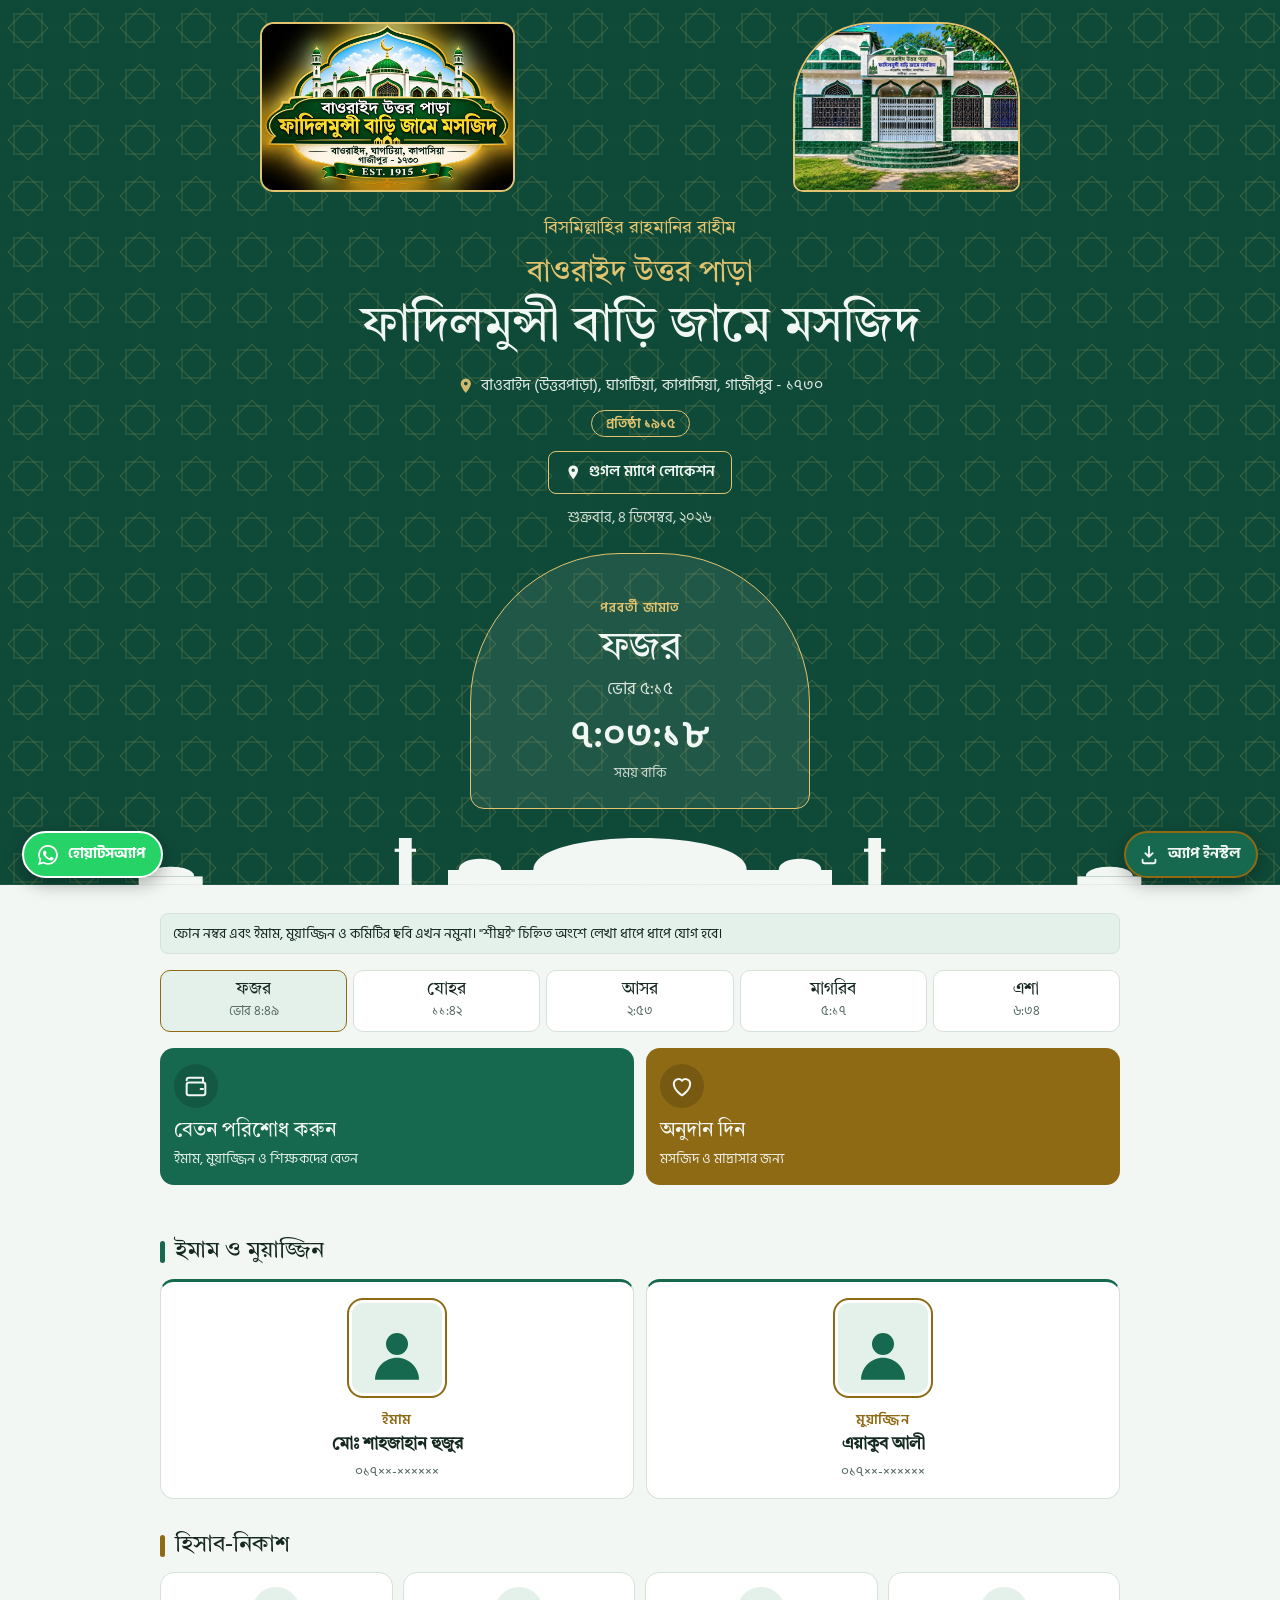
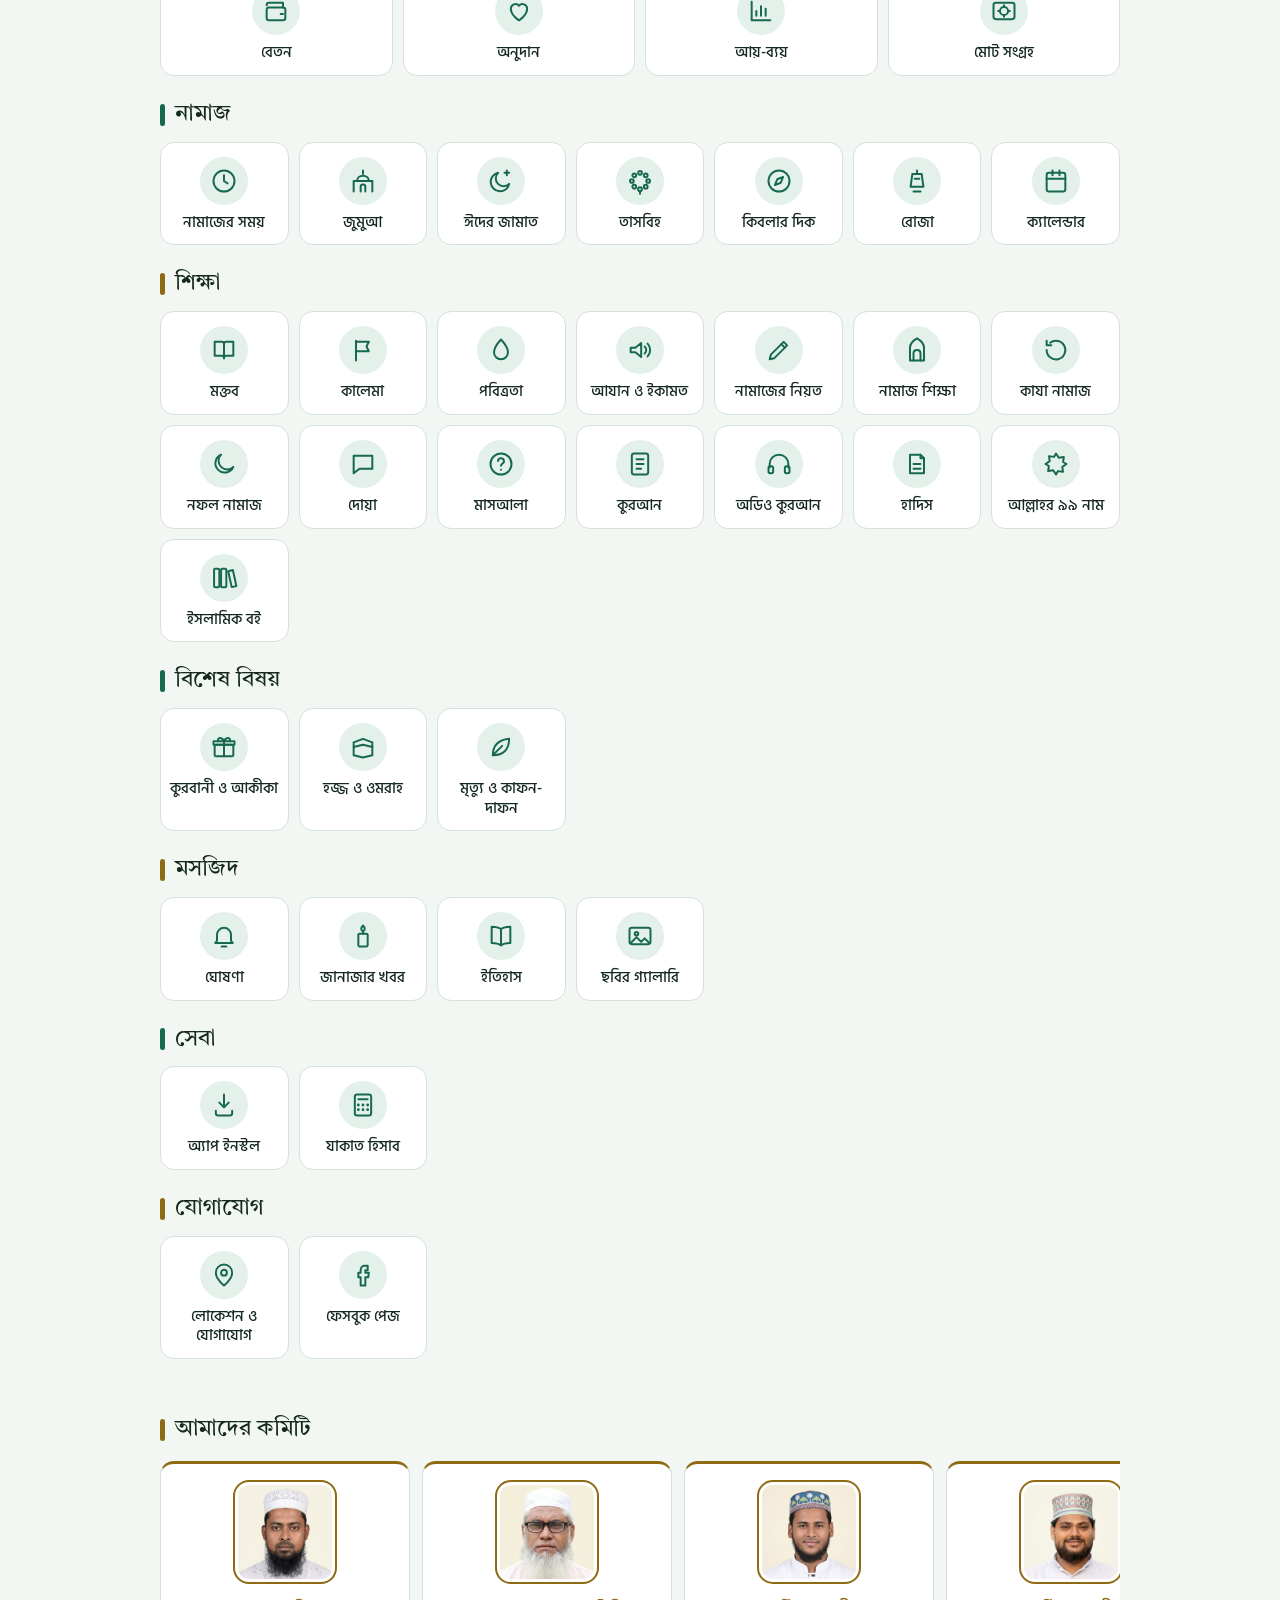
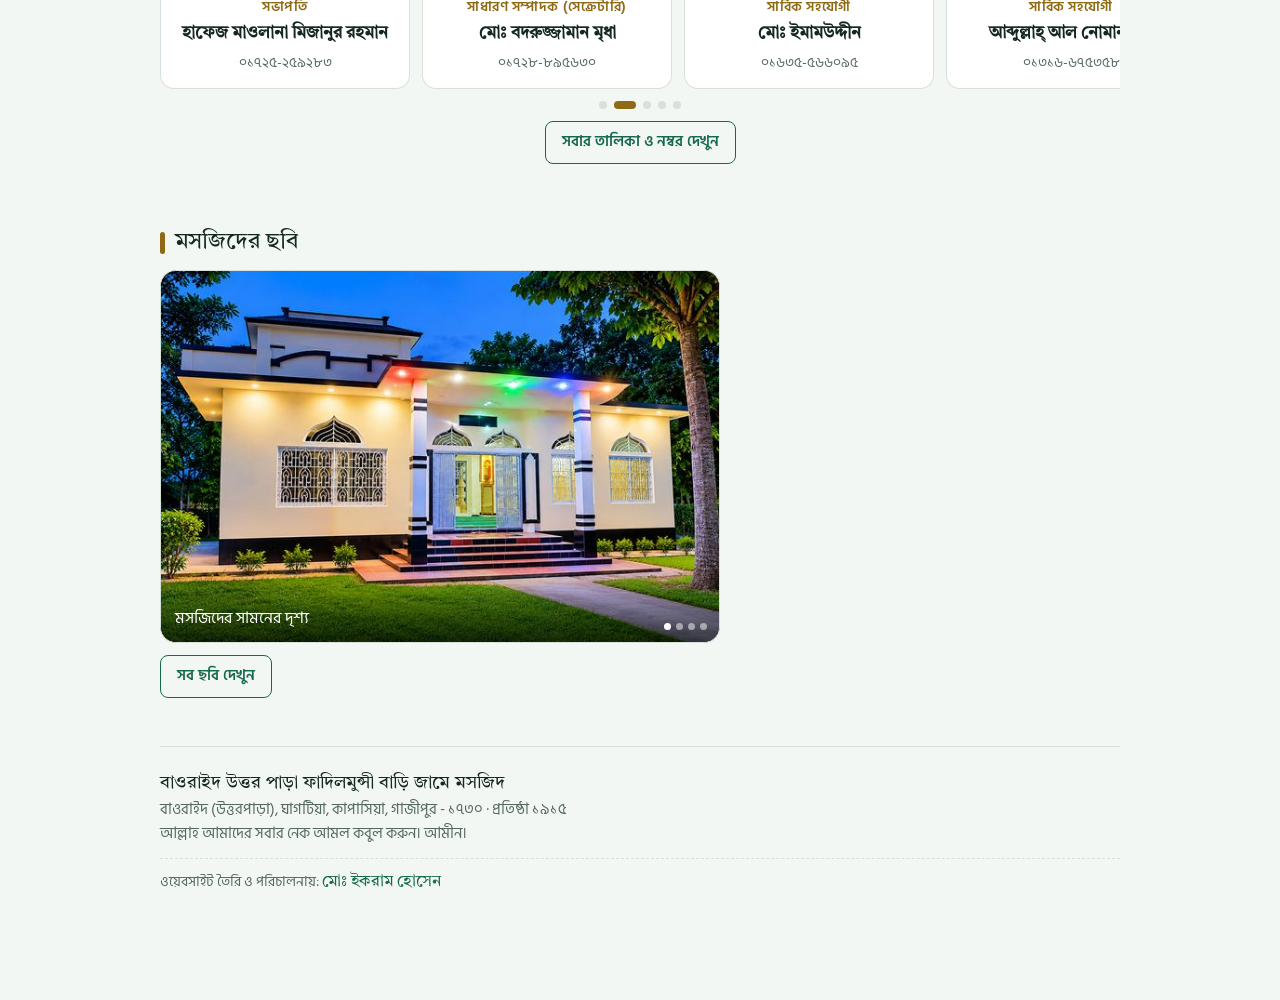
<file: index.html>
<!doctype html>
<html lang="bn">
<head>
<meta charset="utf-8">
<meta name="viewport" content="width=device-width, initial-scale=1, viewport-fit=cover">
<title>ফাদিলমুন্সী বাড়ি জামে মসজিদ</title>
<meta name="theme-color" content="#025054">
<meta name="description" content="বাওরাইদ উত্তর পাড়া ফাদিলমুন্সী বাড়ি জামে মসজিদ — নামাজের সময়, জুম্মা, হিসাব-নিকাশ ও আরও অনেক কিছু">
<link rel="manifest" href="manifest.webmanifest">
<link rel="icon" type="image/png" href="icon-192.png">
<link rel="apple-touch-icon" href="apple-touch-icon.png">
<link rel="preconnect" href="https://fonts.googleapis.com">
<link rel="preconnect" href="https://fonts.gstatic.com" crossorigin>
<link rel="stylesheet" href="https://fonts.googleapis.com/css2?family=Hind+Siliguri:wght@400;500;600;700&family=Tiro+Bangla&display=swap">
<style>
/* Layout: centred deep-green hero (logo left, mosque photo right, name, address, map button, next-jamaat arch) ending in a mosque skyline; below it light sections for times, Jumuah, notices, people, about, learning, donation and contact. */
:root {
  --bg: #f3f7f4;
  --surface: #ffffff;
  --fg: #14281f;
  --muted: #55695f;
  --line: #d6e1d9;
  --accent: #16694e;
  --gold: #8f6a14;
  --hero-bg: #0f4a38;
  --on-hero: #f1f7f3;
  --hero-gold: #e2c370;
  --hl: #e4f1ea;
  --font-display: "Tiro Bangla", "Noto Serif Bengali", serif;
  --font-body: "Hind Siliguri", "Noto Sans Bengali", system-ui, sans-serif;
}
@media (prefers-color-scheme: dark) {
  :root:not([data-theme="light"]) {
    --bg: #0c1713; --surface: #13241d; --fg: #e6efe9; --muted: #9db3a7; --line: #244034;
    --accent: #55c79b; --gold: #dcb85c; --hero-bg: #0a2a20; --on-hero: #eaf5ee; --hero-gold: #dcb85c; --hl: #1a3329;
    color-scheme: dark;
  }
}
:root[data-theme="dark"] {
  --bg: #0c1713; --surface: #13241d; --fg: #e6efe9; --muted: #9db3a7; --line: #244034;
  --accent: #55c79b; --gold: #dcb85c; --hero-bg: #0a2a20; --on-hero: #eaf5ee; --hero-gold: #dcb85c; --hl: #1a3329;
  color-scheme: dark;
}
* { box-sizing: border-box; }
body {
  background: var(--bg); color: var(--fg);
  font-family: var(--font-body); font-size: 17px; line-height: 1.65;
  padding-left: max(16px, env(safe-area-inset-left, 0px));
  padding-right: max(16px, env(safe-area-inset-right, 0px));
  padding-block: 0;
}
a { color: var(--accent); }
:focus-visible { outline: 3px solid var(--gold); outline-offset: 2px; }
.wrap { max-width: 960px; margin: 0 auto; }
h1, h2, h3 { font-family: var(--font-display); font-weight: 400; text-wrap: balance; line-height: 1.3; margin: 0; }
.label { font-size: 13px; letter-spacing: .08em; text-transform: uppercase; color: var(--muted); font-weight: 600; }
.ico { width: 1.1em; height: 1.1em; fill: currentColor; flex: 0 0 auto; }

/* sample-data notice */
.note { font-size: 14px; background: var(--hl); border: 1px solid var(--line); border-radius: 8px; padding: 8px 12px; margin-top: 12px; color: var(--fg); }

/* hero */
.hero-band {
  position: relative;
  background-color: var(--hero-bg);
  background-image: url("data:image/svg+xml,%3Csvg xmlns='http://www.w3.org/2000/svg' width='56' height='56' viewBox='0 0 56 56'%3E%3Cg fill='none' stroke='%23e2c370' stroke-opacity='.2' stroke-width='1'%3E%3Crect x='14' y='14' width='28' height='28'/%3E%3Crect x='14' y='14' width='28' height='28' transform='rotate(45 28 28)'/%3E%3C/g%3E%3C/svg%3E");
  color: var(--on-hero);
  margin-left: calc(-1 * max(16px, env(safe-area-inset-left, 0px)));
  margin-right: calc(-1 * max(16px, env(safe-area-inset-right, 0px)));
  padding-left: max(16px, env(safe-area-inset-left, 0px));
  padding-right: max(16px, env(safe-area-inset-right, 0px));
  padding-block: 22px 92px;
  overflow: hidden;
}
.hero { position: relative; z-index: 1; max-width: 760px; margin: 0 auto; display: grid; gap: 22px; justify-items: center; text-align: center; }
.hero-top { --hh: clamp(100px, 29vw, 128px); width: 100%; display: flex; justify-content: space-between; align-items: center; gap: 12px; }
.logo, .photo { height: var(--hh); flex: 0 0 auto; border: 2px solid var(--hero-gold); overflow: hidden; background: #000; }
.logo { aspect-ratio: 3 / 2; border-radius: 14px; }
.photo { aspect-ratio: 4 / 3; border-radius: 80px 80px 10px 10px; }
.logo img, .photo img { width: 100%; height: 100%; object-fit: cover; display: block; }
.bismillah { font-family: var(--font-display); color: var(--hero-gold); font-size: 18px; margin: 0 0 10px; }
.place { font-family: var(--font-display); font-size: clamp(22px, 5.6vw, 30px); color: var(--hero-gold); margin: 0; line-height: 1.3; }
.hero h1 { font-size: clamp(30px, 8vw, 50px); margin-top: 2px; }
.hero .en { margin: 8px 0 0; font-size: 13px; letter-spacing: .12em; text-transform: uppercase; color: var(--on-hero); opacity: .8; font-weight: 500; }
.est { display: inline-block; margin-top: 12px; border: 1px solid var(--hero-gold); color: var(--hero-gold); border-radius: 999px; padding: 1px 14px; font-size: 14px; font-weight: 600; }
.addr { margin: 12px 0 0; display: flex; align-items: flex-start; gap: 6px; justify-content: center; font-size: 16px; opacity: .92; }
.addr .ico { margin-top: 5px; color: var(--hero-gold); }
.hero-actions { display: flex; gap: 10px; flex-wrap: wrap; justify-content: center; margin-top: 14px; }
.date { margin: 12px 0 0; font-size: 15px; opacity: .85; }

.arch {
  border: 1.5px solid var(--hero-gold);
  border-radius: 150px 150px 14px 14px;
  background: rgba(255,255,255,.07);
  padding: 44px 20px 24px;
  text-align: center;
  max-width: 340px; width: 100%;
}
.arch .label { color: var(--hero-gold); }
.arch .name { font-family: var(--font-display); font-size: 40px; line-height: 1.2; margin: 6px 0 0; }
.arch .at { margin: 2px 0 12px; opacity: .9; }
.arch .count { font-size: 38px; font-weight: 600; font-variant-numeric: tabular-nums; line-height: 1.1; }
.arch .left { font-size: 14px; opacity: .8; margin-top: 4px; }

.sky { position: absolute; left: 0; right: 0; bottom: -1px; width: 100%; height: 64px; display: block; fill: var(--bg); }

/* buttons */
.btn {
  display: inline-flex; align-items: center; gap: 8px; text-decoration: none;
  font: inherit; font-weight: 600; font-size: 15px; cursor: pointer;
  background: var(--accent); color: var(--bg); border: 1.5px solid var(--accent); border-radius: 8px; padding: 8px 16px;
}
.btn:hover { filter: brightness(1.08); }
.btn.ghost { background: transparent; color: var(--on-hero); border-color: var(--hero-gold); }
.btn.line { background: transparent; color: var(--accent); }

/* nav */
.nav { display: flex; gap: 8px; overflow-x: auto; padding-block: 14px; scrollbar-width: none; }
.nav::-webkit-scrollbar { display: none; }
.nav a {
  flex: 0 0 auto; text-decoration: none; color: var(--fg); font-weight: 500; font-size: 15px;
  border: 1px solid var(--line); background: var(--surface); border-radius: 999px; padding: 6px 16px;
}
.nav a:hover { border-color: var(--accent); color: var(--accent); }

/* sections */
section { padding-block: 28px 8px; scroll-margin-top: 8px; }
.sec-head { display: flex; align-items: baseline; gap: 12px; flex-wrap: wrap; margin-bottom: 14px; }
.sec-head h2 { font-size: 28px; }
.grid { display: grid; gap: 18px; }
.card { background: var(--surface); border: 1px solid var(--line); border-radius: 12px; padding: 18px; min-width: 0; }
.card p { margin: 0 0 10px; }
.card p:last-child { margin-bottom: 0; }
.card h3 { font-size: 22px; margin-bottom: 8px; }
.small { font-size: 14.5px; color: var(--muted); margin: 12px 0 0 !important; }

/* prayer table */
.tbl { overflow-x: auto; }
table { width: 100%; border-collapse: collapse; font-variant-numeric: tabular-nums; }
th { text-align: left; font-size: 13px; color: var(--muted); font-weight: 600; letter-spacing: .06em; padding: 0 10px 8px; }
td { padding: 11px 10px; border-top: 1px solid var(--line); vertical-align: top; }
td.w { font-family: var(--font-display); font-size: 21px; white-space: nowrap; line-height: 1.3; }
td.w small { display: block; font-family: var(--font-body); font-size: 12px; color: var(--muted); letter-spacing: .08em; text-transform: uppercase; }
td.a { white-space: nowrap; }
tr.next td { background: var(--hl); }
tr.next td:first-child { border-radius: 8px 0 0 8px; box-shadow: inset 4px 0 0 var(--gold); }
tr.next td:last-child { border-radius: 0 8px 8px 0; }
td.j { font-weight: 600; min-width: 130px; }

/* people */
.avatar { flex: 0 0 76px; width: 76px; height: 76px; border-radius: 16px; padding: 3px; background: var(--surface); border: 2px solid var(--gold); color: var(--accent); box-sizing: border-box; overflow: hidden; display: block; }
.avatar img { width: 100%; height: 100%; object-fit: cover; object-position: 50% 30%; display: block; border-radius: 11px; }
.avatar svg { width: 100%; height: 100%; display: block; padding: 14px 12px 0; box-sizing: border-box; fill: currentColor; background: var(--hl); border-radius: 11px; }
.people { display: grid; gap: 14px; grid-template-columns: repeat(auto-fill, minmax(250px, 1fr)); }
.people.lead { grid-template-columns: repeat(auto-fit, minmax(270px, 1fr)); }
.person { display: flex; align-items: center; gap: 14px; background: var(--surface); border: 1px solid var(--line); border-radius: 12px; padding: 14px; min-width: 0; }
.people.lead .avatar, .avatar.big { flex-basis: 92px; width: 92px; height: 92px; }
.person > div:last-child { min-width: 0; }
.role { font-size: 13px; color: var(--gold); font-weight: 600; letter-spacing: .04em; }
.nm { font-family: var(--font-display); font-size: 20px; line-height: 1.35; overflow-wrap: anywhere; }
.nm.pending { font-family: var(--font-body); font-size: 16px; color: var(--muted); }
.tel { font-size: 14.5px; color: var(--muted); font-variant-numeric: tabular-nums; }

/* facts */
.facts { display: grid; gap: 12px; grid-template-columns: repeat(auto-fit, minmax(150px, 1fr)); }
.facts.three { grid-template-columns: repeat(3, 1fr); }
.fact { border: 1px solid var(--line); border-radius: 10px; padding: 12px 14px; min-width: 0; }
.fact.wide { grid-column: 1 / -1; }
.fact .k { font-size: 13px; color: var(--muted); font-weight: 600; letter-spacing: .04em; }
.fact .v { font-family: var(--font-display); font-size: 21px; line-height: 1.4; overflow-wrap: anywhere; }
.fact .v.big { font-size: 26px; font-variant-numeric: tabular-nums; line-height: 1.25; }
.fact .u { font-size: 13.5px; color: var(--muted); }
.fact .s { font-size: 14px; color: var(--muted); margin-top: 2px; line-height: 1.5; }

/* jumuah */
.jum { padding: 0; overflow: hidden; }
.jum-top { display: flex; align-items: center; gap: 14px; flex-wrap: wrap; justify-content: space-between; padding: 16px 18px; background: var(--hl); border-bottom: 1px solid var(--line); }
.jum-top .d { font-family: var(--font-display); font-size: 22px; }
.jum-body { display: grid; gap: 18px; padding: 18px; }
.khatib { display: flex; align-items: center; gap: 14px; min-width: 0; }
.jum .facts { grid-template-columns: repeat(3, 1fr); }

/* notices */
.empty { text-align: center; padding-block: 26px; }
.empty h3 { font-size: 20px; }
.empty p { color: var(--muted); max-width: 46ch; margin-inline: auto !important; }

/* about */
.fig { margin: 0 0 18px; }
.fig img { width: 100%; max-height: 420px; object-fit: cover; display: block; border-radius: 12px; border: 1px solid var(--line); }
.fig figcaption { font-size: 14px; color: var(--muted); margin-top: 6px; }
.prose p { max-width: 68ch; line-height: 1.95; }
details.more summary { cursor: pointer; color: var(--accent); font-weight: 600; padding-block: 6px; }
details.more[open] summary { margin-bottom: 8px; }

/* lists */
.kv { display: grid; grid-template-columns: auto 1fr; gap: 8px 16px; margin: 0; }
.kv dt { color: var(--muted); }
.kv dd { margin: 0; font-weight: 500; min-width: 0; overflow-wrap: anywhere; }

/* donate */
.pay { display: grid; gap: 12px; margin-top: 12px; }
.pay-row { display: flex; align-items: center; justify-content: space-between; gap: 12px; flex-wrap: wrap; border: 1px solid var(--line); border-radius: 10px; padding: 12px 14px; }
.pay-row b { font-size: 18px; }
.pay-row .num { font-size: 21px; font-weight: 600; font-variant-numeric: tabular-nums; letter-spacing: .03em; }

/* contact */
.map-actions { display: flex; gap: 10px; flex-wrap: wrap; margin-top: 16px; }

footer { margin-top: 40px; padding-block: 22px 28px; border-top: 1px solid var(--line); color: var(--muted); font-size: 14.5px; }
footer .ft { font-family: var(--font-display); font-size: 18px; color: var(--fg); }
footer .dev { margin-top: 12px; padding-top: 10px; border-top: 1px dashed var(--line); font-size: 14px; }
footer .dev b { color: var(--accent); font-family: var(--font-display); font-size: 16px; font-weight: 400; }

@media (min-width: 760px) {
  .grid.two { grid-template-columns: 1fr 1fr; }
  .pay { grid-template-columns: 1fr 1fr; }
  .jum-body { grid-template-columns: minmax(0, 1fr) minmax(0, 1.6fr); align-items: center; }
  .hero-top { --hh: 170px; }
}
@media (max-width: 420px) {
  .jum .fact { padding: 10px; }
  .fact .v.big { font-size: 22px; }
}
@media (prefers-reduced-motion: no-preference) {
  .nav a, .btn { transition: border-color .2s, filter .2s; }
}
html { -webkit-text-size-adjust: 100%; }
body { margin: 0; }

/* home tiles */
.view { display: none; }
.view.on { display: block; }
body.in-view .hero-band, body.in-view #home, body.in-view .note { display: none; }
.topbar { display: none; position: sticky; top: 0; z-index: 5; align-items: center; gap: 12px; background: var(--bg); border-bottom: 1px solid var(--line);
  margin-left: calc(-1 * max(16px, env(safe-area-inset-left, 0px))); margin-right: calc(-1 * max(16px, env(safe-area-inset-right, 0px)));
  padding: 10px max(16px, env(safe-area-inset-right, 0px)) 10px max(16px, env(safe-area-inset-left, 0px)); }
body.in-view .topbar { display: flex; }
.back { text-decoration: none; font-weight: 600; font-size: 15px; color: var(--accent); border: 1px solid var(--line); background: var(--surface); border-radius: 999px; padding: 4px 14px; white-space: nowrap; }
.topbar .tt { font-family: var(--font-display); font-size: 20px; min-width: 0; overflow: hidden; text-overflow: ellipsis; white-space: nowrap; }

.strip { display: grid; grid-template-columns: repeat(5, 1fr); gap: 6px; margin-top: 16px; }
.strip div { text-align: center; border: 1px solid var(--line); background: var(--surface); border-radius: 10px; padding: 8px 2px; min-width: 0; }
.strip b { display: block; font-family: var(--font-display); font-weight: 400; font-size: 17px; line-height: 1.3; }
.strip span { display: block; font-size: 13px; color: var(--muted); font-variant-numeric: tabular-nums; }
.strip .next { background: var(--hl); border-color: var(--gold); }

.grp { margin-top: 24px; }
.grp h2 { font-size: 23px; display: flex; align-items: center; gap: 10px; }
.grp h2::before { content: ""; width: 5px; height: 22px; border-radius: 3px; background: var(--c, var(--accent)); }
.tiles { display: grid; grid-template-columns: repeat(auto-fill, minmax(96px, 1fr)); gap: 10px; margin-top: 12px; }
.tile { position: relative; display: flex; flex-direction: column; align-items: center; gap: 8px; text-align: center; text-decoration: none; color: var(--fg);
  background: var(--surface); border: 1px solid var(--line); border-radius: 14px; padding: 14px 6px 12px; font-weight: 500; font-size: 14.5px; line-height: 1.35; min-width: 0; overflow-wrap: anywhere; }
.tile:hover { border-color: var(--accent); }
.tile .ib { width: 48px; height: 48px; border-radius: 50%; background: var(--hl); color: var(--accent); display: grid; place-items: center; }
.ti { width: 28px; height: 28px; fill: none; stroke: currentColor; stroke-width: 1.7; stroke-linecap: round; stroke-linejoin: round; }
.tile.soon { background: transparent; border-style: dashed; }
.tile.soon .ib { color: var(--muted); }
.tile .bd { position: absolute; top: 6px; right: 6px; font-style: normal; font-size: 10.5px; line-height: 1.6; background: var(--hl); color: var(--muted); border-radius: 999px; padding: 0 7px; }

/* tasbih */
.tas { text-align: center; display: grid; gap: 14px; justify-items: center; }
.tcount { font-size: 72px; font-weight: 600; line-height: 1; font-variant-numeric: tabular-nums; color: var(--accent); }
.ttarget { color: var(--muted); }
.tbtn { width: 168px; height: 168px; border-radius: 50%; border: 6px solid var(--hl); background: var(--accent); color: var(--bg); font: inherit; font-size: 22px; font-weight: 700; cursor: pointer; touch-action: manipulation; }
.tbtn:active { filter: brightness(1.15); }
.tchips { display: flex; gap: 8px; flex-wrap: wrap; justify-content: center; }
.chip { font: inherit; font-size: 15px; cursor: pointer; border: 1px solid var(--line); background: var(--surface); color: var(--fg); border-radius: 999px; padding: 4px 16px; }
.chip.on { background: var(--accent); color: var(--bg); border-color: var(--accent); }
@media (min-width: 760px) { .tiles { grid-template-columns: repeat(auto-fill, minmax(120px, 1fr)); } }

[hidden] { display: none !important; }
.snote { font-size: 14px; background: var(--hl); border: 1px solid var(--line); border-radius: 8px; padding: 8px 12px; margin: 0 0 14px; }
.hcard { margin-top: 16px; background: var(--surface); border: 1px solid var(--line); border-radius: 14px; padding: 16px; display: grid; gap: 12px; }
.hc-head { display: flex; align-items: baseline; justify-content: space-between; gap: 10px; flex-wrap: wrap; }
.hcard h2 { font-size: 21px; }
.stats { display: grid; grid-template-columns: 1fr 1fr; gap: 10px; }
.stats > div { border: 1px solid var(--line); border-radius: 10px; padding: 10px 12px; min-width: 0; }
.stats .k { display: block; font-size: 13px; color: var(--muted); font-weight: 600; }
.stats b { display: block; font-size: 21px; font-variant-numeric: tabular-nums; color: var(--accent); overflow-wrap: anywhere; }
.hc-actions { display: flex; gap: 10px; flex-wrap: wrap; }
.money { font-size: 34px; font-weight: 600; color: var(--accent); font-variant-numeric: tabular-nums; line-height: 1.25; margin-top: 4px; overflow-wrap: anywhere; }
.k2 { color: var(--muted); font-size: 15px; margin-bottom: 14px; }
details.paybox summary { list-style: none; width: 100%; justify-content: center; }
details.paybox summary::-webkit-details-marker { display: none; }
details.paybox[open] summary { margin-bottom: 4px; }
details.paybox .pay { margin-top: 12px; }
.rows { list-style: none; margin: 10px 0 0; padding: 0; }
.rows li { display: flex; justify-content: space-between; gap: 12px; padding-block: 9px; border-top: 1px solid var(--line); }
.rows li:first-child { border-top: 0; }
.rows b { font-variant-numeric: tabular-nums; white-space: nowrap; }
.rows span { min-width: 0; }
.total { display: flex; justify-content: space-between; gap: 12px; margin-top: 6px; padding-top: 10px; border-top: 2px solid var(--line); font-size: 18px; }
.total b { color: var(--accent); font-variant-numeric: tabular-nums; }
.hd { margin: 0 0 14px; padding: 12px 14px; border: 1px solid var(--line); border-left: 4px solid var(--gold); border-radius: 8px; background: var(--hl); font-family: var(--font-display); font-size: 17px; line-height: 1.7; }
.hd cite { display: block; margin-top: 4px; font-family: var(--font-body); font-style: normal; font-size: 13.5px; color: var(--gold); font-weight: 600; }
.step { font-family: var(--font-display); font-weight: 400; font-size: 18px; margin: 18px 0 8px; }
.pay-row .t { font-size: 14px; color: var(--muted); line-height: 1.5; }
.pform { display: grid; gap: 6px; }
.pform label { font-size: 14.5px; color: var(--muted); font-weight: 600; margin-top: 6px; }
.pform input, .pform select { font: inherit; font-size: 16px; color: var(--fg); background: var(--bg); border: 1px solid var(--line); border-radius: 8px; padding: 10px 12px; width: 100%; min-width: 0; }
.pform input:focus, .pform select:focus { outline: 3px solid var(--gold); outline-offset: 1px; }
.pform .btn { margin-top: 12px; justify-content: center; }
.pform .btn[disabled] { opacity: .6; cursor: wait; }
.hp { position: absolute; left: -9999px; width: 1px; height: 1px; opacity: 0; }
.perr { margin: 6px 0 0; color: #b3261e; font-weight: 600; font-size: 15px; }
:root[data-theme="dark"] .perr { color: #ff8a80; }
@media (prefers-color-scheme: dark) { :root:not([data-theme="light"]) .perr { color: #ff8a80; } }
.rcv { display: grid; gap: 10px; margin-top: 8px; }
.rcanvas { width: 100%; max-width: 440px; height: auto; border: 1px solid var(--line); border-radius: 10px; justify-self: center; background: #fff; }
.rbtns { display: flex; gap: 10px; flex-wrap: wrap; }

.tel a { color: inherit; text-decoration: none; }
/* install app: popup + install page */
.ifab { position: fixed; z-index: 50; right: 14px; bottom: calc(14px + env(safe-area-inset-bottom)); display: inline-flex; align-items: center; gap: 8px;
  background: var(--accent); color: var(--bg); border: 2px solid var(--gold); border-radius: 999px; padding: 9px 16px 9px 12px; font: inherit; font-weight: 700; font-size: 15px;
  box-shadow: 0 6px 18px rgba(0,0,0,.3); cursor: pointer; text-decoration: none; }
.ifab svg { width: 22px; height: 22px; fill: none; stroke: currentColor; stroke-width: 2; stroke-linecap: round; stroke-linejoin: round; flex: none; }
.ifab[hidden] { display: none; }
.ifab.pulse { animation: ifp 1.6s ease-out 3; }
@keyframes ifp { 0% { box-shadow: 0 6px 18px rgba(0,0,0,.3), 0 0 0 0 rgba(220,184,92,.75); } 100% { box-shadow: 0 6px 18px rgba(0,0,0,.3), 0 0 0 16px rgba(220,184,92,0); } }
@media (prefers-reduced-motion: reduce) { .ifab.pulse { animation: none; } }
body.has-fab { padding-bottom: 76px; }
.lg { display: inline-flex; align-items: center; justify-content: center; flex: none; width: 58px; height: 42px; border-radius: 10px; color: #fff; font-style: normal; font-weight: 800; font-size: 15px; line-height: 1; letter-spacing: 0; }
.lg-bk { background: #e2136e; font-size: 16px; } .lg-ng { background: #f6921e; }
.lgi { height: 56px; width: auto; flex: none; background: #fff; border-radius: 10px; padding: 4px; border: 1px solid var(--line); }
.pay-row .who { display: flex; align-items: center; gap: 12px; }
.mchips { display: flex; flex-wrap: wrap; gap: 8px; }
.mchips button { font: inherit; font-size: 15.5px; font-weight: 600; color: var(--fg); background: var(--bg); border: 1.5px solid var(--line); border-radius: 999px; padding: 8px 14px; cursor: pointer; }
.mchips button[aria-pressed="true"] { background: var(--accent); color: var(--bg); border-color: var(--accent); }
.mchips button[aria-pressed="true"]::before { content: "✓ "; }
.wafab { position: fixed; z-index: 50; left: 14px; bottom: calc(14px + env(safe-area-inset-bottom)); display: inline-flex; align-items: center; gap: 8px; background: #25d366; color: #fff;
  border: 2px solid #fff; border-radius: 999px; padding: 9px 16px 9px 12px; font: inherit; font-weight: 700; font-size: 15px; text-decoration: none; box-shadow: 0 6px 18px rgba(0,0,0,.3); }
.wafab svg { width: 24px; height: 24px; fill: currentColor; flex: none; }
.btn.wa { background: #25d366; border-color: #25d366; color: #fff; display: inline-flex; align-items: center; gap: 8px; text-decoration: none; }
.btn.wa svg { width: 22px; height: 22px; fill: currentColor; }
@media (min-width: 760px) { .wafab { left: 22px; bottom: 22px; } }

.inst { display: grid; gap: 14px; }
.inst .ibig { display: flex; flex-direction: column; align-items: center; gap: 12px; text-align: center; }
.inst .iico { border-radius: 20px; border: 2px solid var(--gold); }
.btn.big { width: 100%; font-size: 21px; padding: 16px 20px; border-radius: 14px; }
.inst .ihelp { width: 100%; text-align: left; background: var(--hl); border: 1px solid var(--line); border-radius: 12px; padding: 12px 14px; }
.inst .ihelp ol { margin: 6px 0 0; padding-left: 22px; }
.inst .ihelp .btn { margin-top: 10px; text-decoration: none; }
.inst .idone { font-weight: 700; color: var(--accent); margin: 0; font-size: 18px; }
.inst details.acc2 > summary { cursor: pointer; font-weight: 600; }
.inst details.acc2[open] > summary { margin-bottom: 10px; }
.inst details.acc2 .qrbox { display: flex; flex-direction: column; align-items: center; gap: 10px; text-align: center; }
.inst .qrbox { display: flex; flex-direction: column; align-items: center; gap: 10px; text-align: center; }
.inst .qr { width: 220px; height: 220px; border: 6px solid #fff; border-radius: 12px; box-shadow: 0 0 0 2px var(--gold); background: #fff; }
.inst .lnk { font-size: 14px; word-break: break-all; color: var(--accent); font-weight: 600; }
.inst .row { display: flex; gap: 8px; flex-wrap: wrap; justify-content: center; }
.inst ol { margin: 6px 0 0; padding-left: 22px; }
.inst li { margin-bottom: 6px; }
.inst h3 { font-size: 19px; }
@media (min-width: 760px) { .ifab { right: 22px; bottom: 22px; } }

/* gallery slider (home) */
.gs { margin-top: 28px; }
.gs h2 { font-size: 23px; display: flex; align-items: center; gap: 10px; }
.gs h2::before { content: ""; width: 5px; height: 22px; border-radius: 3px; background: var(--gold); }
.gs-box { position: relative; display: block; margin-top: 12px; aspect-ratio: 3 / 2; border-radius: 16px; overflow: hidden; border: 1px solid var(--line); background: #000; max-width: 560px; }
.gs-box img { position: absolute; inset: 0; width: 100%; height: 100%; object-fit: cover; opacity: 0; transition: opacity .45s; }
.gs-box img.on { opacity: 1; }
.gs-cap { position: absolute; left: 0; right: 0; bottom: 0; padding: 26px 14px 10px; color: #fff; font-size: 16px; background: linear-gradient(transparent, rgba(0,0,0,.66)); }
.gs-dots { position: absolute; right: 12px; bottom: 12px; display: flex; gap: 5px; }
.gs-dots i { width: 7px; height: 7px; border-radius: 50%; background: rgba(255,255,255,.5); display: block; }
.gs-dots i.on { background: #fff; }
.gs-more { display: flex; margin-top: 12px; }

/* committee slider */
.cs { margin-top: 28px; }
.cs h2 { font-size: 23px; display: flex; align-items: center; gap: 10px; }
.cs h2::before { content: ""; width: 5px; height: 22px; border-radius: 3px; background: var(--gold); }
.cs-track { display: flex; gap: 12px; overflow-x: auto; scroll-snap-type: x mandatory; scrollbar-width: none; margin: 12px -16px 0; padding: 4px 16px 10px; -webkit-overflow-scrolling: touch; }
.cs-track::-webkit-scrollbar { display: none; }
.cs-card { flex: 0 0 min(72%, 250px); scroll-snap-align: center; background: var(--surface); border: 1px solid var(--line); border-top: 3px solid var(--gold); border-radius: 14px; padding: 16px 12px 14px; text-align: center; display: flex; flex-direction: column; align-items: center; gap: 4px; }
.cs-card .avatar { flex-basis: 104px; width: 104px; height: 104px; margin-bottom: 8px; }
.cs-card .role { font-size: 13.5px; }
.cs-card .nm { font-weight: 700; font-size: 17px; line-height: 1.45; }
.cs-card .tel { font-size: 14px; color: var(--muted); }
.cs-dots { display: flex; justify-content: center; gap: 7px; margin: 2px 0 12px; }
.cs-dots i { width: 8px; height: 8px; border-radius: 50%; background: var(--line); transition: all .25s; display: block; }
.cs-dots i.on { width: 22px; border-radius: 6px; background: var(--gold); }
.cs-more { display: flex; justify-content: center; }
@media (min-width: 760px) { .cs-track { margin: 12px 0 0; padding-left: 0; padding-right: 0; } }

/* imam & muazzin on home */
.im { margin-top: 24px; }
.im h2 { font-size: 23px; display: flex; align-items: center; gap: 10px; }
.im h2::before { content: ""; width: 5px; height: 22px; border-radius: 3px; background: var(--accent); }
.im-grid { display: grid; grid-template-columns: 1fr 1fr; gap: 12px; margin-top: 12px; }
.im-card { background: var(--surface); border: 1px solid var(--line); border-top: 3px solid var(--accent); border-radius: 14px; padding: 16px 10px 14px; text-align: center; display: flex; flex-direction: column; align-items: center; gap: 3px; min-width: 0; }
.im-card .avatar { flex-basis: 100px; width: 100px; height: 100px; margin-bottom: 8px; }
.im-card .role { font-size: 13.5px; color: var(--gold); }
.im-card .nm { font-weight: 700; font-size: 16.5px; line-height: 1.45; }
.im-card .tel { font-size: 13.5px; color: var(--muted); }
@media (max-width: 340px) { .im-grid { grid-template-columns: 1fr; } }

.tiles.quad { grid-template-columns: repeat(2, 1fr); }
@media (min-width: 520px) { .tiles.quad { grid-template-columns: repeat(4, 1fr); } }
.payrow { display: grid; grid-template-columns: 1fr 1fr; gap: 12px; margin-top: 16px; }
.pcard { display: flex; flex-direction: column; align-items: flex-start; gap: 6px; text-decoration: none; padding: 16px 14px; border-radius: 14px; color: var(--bg); background: var(--accent); min-width: 0; }
.pcard.alt { background: var(--gold); }
.pcard:hover { filter: brightness(1.07); }
.pcard .ib { width: 44px; height: 44px; border-radius: 50%; background: rgba(0,0,0,.16); display: grid; place-items: center; margin-bottom: 4px; }
.pcard b { font-family: var(--font-display); font-weight: 400; font-size: 20px; line-height: 1.3; }
.pcard .s { font-size: 13.5px; line-height: 1.45; opacity: .92; }
@media (max-width: 330px) { .payrow { grid-template-columns: 1fr; } }
.yearhead { display: flex; align-items: center; justify-content: space-between; gap: 12px; flex-wrap: wrap; margin-bottom: 12px; }
.yr { font-family: var(--font-display); font-size: 58px; line-height: 1.1; color: var(--accent); font-variant-numeric: tabular-nums; }
.lt th { text-align: right; padding: 0 8px 8px; }
.lt th:first-child, .lt td:first-child { text-align: left; }
.lt td { text-align: right; padding: 10px 8px; white-space: nowrap; font-variant-numeric: tabular-nums; }
.lt td.mn { font-family: var(--font-display); font-size: 17px; }
.lt tfoot td { font-weight: 700; border-top: 2px solid var(--line); background: var(--hl); }
.lt .dim { color: var(--muted); }
.lt .pos { color: var(--accent); font-weight: 600; }
.lt .neg { color: #b3261e; font-weight: 600; }
:root[data-theme="dark"] .lt .neg { color: #ff8a80; }
@media (prefers-color-scheme: dark) { :root:not([data-theme="light"]) .lt .neg { color: #ff8a80; } }
</style>
</head>
<body>


<svg width="0" height="0" style="position:absolute" aria-hidden="true">
  <symbol id="i-person" viewBox="0 0 24 24"><circle cx="12" cy="8" r="4"/><path d="M4 21c0-4.4 3.6-8 8-8s8 3.6 8 8z"/></symbol>
  <symbol id="i-pin" viewBox="0 0 24 24"><path d="M12 2a7 7 0 0 0-7 7c0 5 7 13 7 13s7-8 7-13a7 7 0 0 0-7-7zm0 9.5A2.5 2.5 0 1 1 12 6.5a2.5 2.5 0 0 1 0 5z"/></symbol>
    <symbol id="t-clock" viewBox="0 0 24 24"><circle cx="12" cy="12" r="9"/><path d="M12 7v5l3 2"/></symbol>
  <symbol id="t-mosque" viewBox="0 0 24 24"><path d="M4 21V12h16v9"/><path d="M7 12c0-6 10-6 10 0"/><path d="M12 3v3"/><path d="M10 21v-4a2 2 0 0 1 4 0v4"/></symbol>
  <symbol id="t-eid" viewBox="0 0 24 24"><path d="M19 14.5A8 8 0 1 1 9.5 5a6.5 6.5 0 0 0 9.5 9.5z"/><path d="M17 3v4M15 5h4"/></symbol>
  <symbol id="t-lantern" viewBox="0 0 24 24"><path d="M12 3v3"/><path d="M8 6h8l1.5 11h-11z"/><path d="M9 21h6"/><path d="M10 10h4"/></symbol>
  <symbol id="t-beads" viewBox="0 0 24 24"><circle cx="19" cy="12" r="1.6"/><circle cx="16.9" cy="16.9" r="1.6"/><circle cx="12" cy="19" r="1.6"/><circle cx="7.1" cy="16.9" r="1.6"/><circle cx="5" cy="12" r="1.6"/><circle cx="7.1" cy="7.1" r="1.6"/><circle cx="12" cy="5" r="1.6"/><circle cx="16.9" cy="7.1" r="1.6"/><path d="M12 20.6V23"/></symbol>
  <symbol id="t-compass" viewBox="0 0 24 24"><circle cx="12" cy="12" r="9"/><path d="M15.5 8.5l-2 5-5 2 2-5z"/></symbol>
  <symbol id="t-bell" viewBox="0 0 24 24"><path d="M6 16v-5a6 6 0 0 1 12 0v5l1.5 2h-15z"/><path d="M10 21h4"/></symbol>
  <symbol id="t-imam" viewBox="0 0 24 24"><circle cx="12" cy="8" r="3.5"/><path d="M5 21c0-4 3-7 7-7s7 3 7 7"/></symbol>
  <symbol id="t-people" viewBox="0 0 24 24"><circle cx="9" cy="8" r="3"/><path d="M3 20c0-3.5 2.7-6 6-6s6 2.5 6 6"/><circle cx="17" cy="9" r="2.5"/><path d="M16 14c3 0 5 2 5 5"/></symbol>
  <symbol id="t-history" viewBox="0 0 24 24"><path d="M12 6c-2-1.5-5-2-8-2v14c3 0 6 .5 8 2 2-1.5 5-2 8-2V4c-3 0-6 .5-8 2z"/><path d="M12 6v14"/></symbol>
  <symbol id="t-image" viewBox="0 0 24 24"><rect x="3" y="5" width="18" height="14" rx="2"/><circle cx="9" cy="10" r="1.5"/><path d="M4 18l5-5 4 4 3-3 4 4"/></symbol>
  <symbol id="t-books" viewBox="0 0 24 24"><rect x="3.5" y="4" width="4.5" height="16" rx="1"/><rect x="9.5" y="4" width="4.5" height="16" rx="1"/><path d="M15.6 6.2l4-1 3 13.6-4 1z"/></symbol>
  <symbol id="t-school" viewBox="0 0 24 24"><path d="M4 5h6a2 2 0 0 1 2 2v12a2 2 0 0 0-2-2H4z"/><path d="M20 5h-6a2 2 0 0 0-2 2v12a2 2 0 0 1 2-2h6z"/></symbol>
  <symbol id="t-arch" viewBox="0 0 24 24"><path d="M6 21V10c0-4 2.5-6 6-8 3.5 2 6 4 6 8v11z"/><path d="M9 21v-6c0-2 1.5-3 3-3s3 1 3 3v6"/></symbol>
  <symbol id="t-chat" viewBox="0 0 24 24"><path d="M4 5h16v11H9l-5 4z"/></symbol>
  <symbol id="t-help" viewBox="0 0 24 24"><circle cx="12" cy="12" r="9"/><path d="M9.5 9.5a2.5 2.5 0 1 1 3.5 2.3c-.7.4-1 .9-1 1.7"/><path d="M12 17h.01"/></symbol>
  <symbol id="t-quran" viewBox="0 0 24 24"><rect x="5" y="3" width="14" height="18" rx="2"/><path d="M9 8h6M9 12h6M9 16h4"/></symbol>
  <symbol id="t-hadith" viewBox="0 0 24 24"><path d="M6 4h9l3 3v13H6z"/><path d="M15 4v3h3"/><path d="M9 12h6M9 16h6"/></symbol>
  <symbol id="t-heart" viewBox="0 0 24 24"><path d="M12 20s-7-4.4-7-10a4 4 0 0 1 7-2.5A4 4 0 0 1 19 10c0 5.6-7 10-7 10z"/></symbol>
  <symbol id="t-calc" viewBox="0 0 24 24"><rect x="5" y="3" width="14" height="18" rx="2"/><path d="M8 7h8"/><path d="M8 12h.01M12 12h.01M16 12h.01M8 16h.01M12 16h.01M16 16h.01" stroke-width="2.4"/></symbol>
  <symbol id="t-install" viewBox="0 0 24 24"><path d="M12 3v11m0 0l-4-4m4 4l4-4M5 17v2a2 2 0 0 0 2 2h10a2 2 0 0 0 2-2v-2"/></symbol>
  <symbol id="t-pin" viewBox="0 0 24 24"><path d="M12 21s7-6 7-11a7 7 0 0 0-14 0c0 5 7 11 7 11z"/><circle cx="12" cy="10" r="2.5"/></symbol>
  <symbol id="t-drop" viewBox="0 0 24 24"><path d="M12 3s6 6.5 6 11a6 6 0 0 1-12 0c0-4.5 6-11 6-11z"/></symbol>
  <symbol id="t-speaker" viewBox="0 0 24 24"><path d="M4 10v4h4l5 4V6l-5 4z"/><path d="M16 9a4 4 0 0 1 0 6"/><path d="M18.5 6.5a8 8 0 0 1 0 11"/></symbol>
  <symbol id="t-pen" viewBox="0 0 24 24"><path d="M4 20l1-4L16 5l3 3L8 19z"/><path d="M14 7l3 3"/></symbol>
  <symbol id="t-redo" viewBox="0 0 24 24"><path d="M4 12a8 8 0 1 0 3-6.2"/><path d="M4 4v4h4"/></symbol>
  <symbol id="t-moon" viewBox="0 0 24 24"><path d="M20 14.5A8 8 0 1 1 9.5 4a6.5 6.5 0 0 0 10.5 10.5z"/></symbol>
  <symbol id="t-kaaba" viewBox="0 0 24 24"><path d="M4 8l8-3 8 3v11l-8 2-8-2z"/><path d="M4 12l8-2 8 2"/></symbol>
  <symbol id="t-seal" viewBox="0 0 24 24"><path d="M12 3l2.4 3.6 4.3-.6-.6 4.3L21 12l-3.6 2.4.6 4.3-4.3-.6L12 21l-2.4-3.6-4.3.6.6-4.3L3 12l3.6-2.4-.6-4.3 4.3.6z"/></symbol>
  <symbol id="t-phones" viewBox="0 0 24 24"><path d="M4 15v-3a8 8 0 0 1 16 0v3"/><rect x="3" y="14" width="4" height="6" rx="1.5"/><rect x="17" y="14" width="4" height="6" rx="1.5"/></symbol>
  <symbol id="t-cal" viewBox="0 0 24 24"><rect x="4" y="5" width="16" height="16" rx="2"/><path d="M4 10h16M9 3v4M15 3v4"/></symbol>
  <symbol id="t-fb" viewBox="0 0 24 24"><path d="M14 8h2V4h-2.5A3.5 3.5 0 0 0 10 7.5V10H8v4h2v7h4v-7h2.5l.5-4H14z"/></symbol>
  <symbol id="t-wallet" viewBox="0 0 24 24"><path d="M4 7a2 2 0 0 1 2-2h12v4"/><rect x="4" y="9" width="16" height="11" rx="2"/><path d="M16 14.5h2"/></symbol>
  <symbol id="t-gift" viewBox="0 0 24 24"><rect x="4" y="10" width="16" height="10" rx="1"/><path d="M3 7h18v3H3z"/><path d="M12 7v13"/><path d="M12 7c-2-4-6-3-5 0M12 7c2-4 6-3 5 0"/></symbol>
  <symbol id="t-flag" viewBox="0 0 24 24"><path d="M6 21V4"/><path d="M6 5h11l-2 4 2 4H6"/></symbol>
  <symbol id="t-candle" viewBox="0 0 24 24"><rect x="8" y="10" width="8" height="11" rx="1"/><path d="M12 10V8"/><path d="M12 3c2 2 2 4 0 5-2-1-2-3 0-5z"/></symbol>
  <symbol id="t-leaf" viewBox="0 0 24 24"><path d="M5 19c0-8 5-13 14-14 0 9-5 14-14 14z"/><path d="M5 19l8-8"/></symbol>
  <symbol id="t-chart" viewBox="0 0 24 24"><path d="M4 4v16h16"/><path d="M8 16v-4M12 16V8M16 16v-6"/></symbol>
  <symbol id="t-vault" viewBox="0 0 24 24"><rect x="3" y="5" width="18" height="14" rx="2"/><circle cx="12" cy="12" r="3.5"/><path d="M12 8.5V7M12 17v-1.5M8.5 12H7M17 12h-1.5"/></symbol>
  <symbol id="i-fb" viewBox="0 0 24 24"><path d="M13.5 22v-8.2h2.8l.5-3.3h-3.3V8.4c0-1 .4-1.7 1.8-1.7h1.6V3.8c-.3 0-1.3-.2-2.4-.2-2.5 0-4.1 1.5-4.1 4.2v2.7H7.6v3.3h2.8V22z"/></symbol>
</svg>

<div class="topbar"><a class="back" href="#home">← সব অংশ</a><span class="tt" id="tbTitle"></span></div>

<div class="hero-band">
  <header class="hero">
    <div class="hero-top">
      <div class="logo"><img src="logo.jpg" alt="মসজিদের লোগো"></div>
      <div class="photo"><img src="mosque.jpg" alt="মসজিদের সামনের দৃশ্য" style="object-position: 50% 35%"></div>
    </div>

    <div>
      <p class="bismillah">বিসমিল্লাহির রাহমানির রাহীম</p>
      <p class="place">বাওরাইদ উত্তর পাড়া</p>
      <h1>ফাদিলমুন্সী বাড়ি জামে মসজিদ</h1>
      <p class="addr"><svg class="ico"><use href="#i-pin"/></svg><span>বাওরাইদ (উত্তরপাড়া), ঘাগটিয়া, কাপাসিয়া, গাজীপুর - ১৭৩০</span></p>
      <span class="est">প্রতিষ্ঠা ১৯১৫</span>
      <div class="hero-actions">
        <a class="btn ghost" href="https://maps.app.goo.gl/CBUuyVrJ9DmPsWQY7" target="_blank" rel="noopener"><svg class="ico"><use href="#i-pin"/></svg>গুগল ম্যাপে লোকেশন</a>
      </div>
      <p class="date" id="today">আজকের তারিখ</p>
    </div>

    <div class="arch" aria-live="polite">
      <div class="label">পরবর্তী জামাত</div>
      <div class="name" id="nextName">আসর</div>
      <div class="at" id="nextAt">বিকাল ৩:০৫</div>
      <div class="count" id="count">০:০০:০০</div>
      <div class="left">সময় বাকি</div>
    </div>
  </header>

  <svg class="sky" viewBox="0 0 1200 80" preserveAspectRatio="xMidYMax slice" aria-hidden="true">
    <rect y="64" width="1200" height="16"/>
    <rect x="420" y="50" width="360" height="14"/>
    <path d="M500 50C500 10 700 10 700 50Z"/>
    <path d="M430 50C430 36 470 36 470 50Z"/>
    <path d="M730 50C730 36 770 36 770 50Z"/>
    <rect x="598" y="2" width="4" height="12"/>
    <rect x="374" y="18" width="12" height="46"/><path d="M372 18L380 4L388 18Z"/><rect x="370" y="30" width="20" height="3"/>
    <rect x="814" y="18" width="12" height="46"/><path d="M812 18L820 4L828 18Z"/><rect x="810" y="30" width="20" height="3"/>
    <rect x="130" y="56" width="60" height="8"/><path d="M138 56C138 44 182 44 182 56Z"/>
    <rect x="1010" y="56" width="60" height="8"/><path d="M1018 56C1018 44 1062 44 1062 56Z"/>
  </svg>
</div>

<div class="wrap">
  <p class="note">ফোন নম্বর এবং ইমাম, মুয়াজ্জিন ও কমিটির ছবি এখন নমুনা। "শীঘ্রই" চিহ্নিত অংশে লেখা ধাপে ধাপে যোগ হবে।</p>

  <main id="home">
  <div class="strip" id="strip" aria-label="আজকের আযানের সময়">
    <div data-id="fajr"><b>ফজর</b><span>ভোর ৪:৪৯</span></div>
    <div data-id="zuhr"><b>যোহর</b><span>১১:৪২</span></div>
    <div data-id="asr"><b>আসর</b><span>২:৫৩</span></div>
    <div data-id="maghrib"><b>মাগরিব</b><span>৫:১৭</span></div>
    <div data-id="isha"><b>এশা</b><span>৬:৩৪</span></div>
  </div>
  <div class="payrow">
    <a class="pcard" href="#paysalary"><span class="ib"><svg class="ti" aria-hidden="true"><use href="#t-wallet"/></svg></span><b>বেতন পরিশোধ করুন</b><span class="s">ইমাম, মুয়াজ্জিন ও শিক্ষকদের বেতন</span></a>
    <a class="pcard alt" href="#paydonate"><span class="ib"><svg class="ti" aria-hidden="true"><use href="#t-heart"/></svg></span><b>অনুদান দিন</b><span class="s">মসজিদ ও মাদ্রাসার জন্য</span></a>
  </div>
  <section class="im" id="imhome" hidden aria-label="ইমাম ও মুয়াজ্জিন">
    <h2>ইমাম ও মুয়াজ্জিন</h2>
    <div class="im-grid" id="imGrid"></div>
  </section>
  <div class="grp" style="--c: var(--gold)"><h2>হিসাব-নিকাশ</h2><div class="tiles quad">
    <a class="tile" href="#salary"><span class="ib"><svg class="ti" aria-hidden="true"><use href="#t-wallet"/></svg></span><span>বেতন</span></a>
    <a class="tile" href="#donations"><span class="ib"><svg class="ti" aria-hidden="true"><use href="#t-heart"/></svg></span><span>অনুদান</span></a>
    <a class="tile" href="#ledger"><span class="ib"><svg class="ti" aria-hidden="true"><use href="#t-chart"/></svg></span><span>আয়-ব্যয়</span></a>
    <a class="tile" href="#funds"><span class="ib"><svg class="ti" aria-hidden="true"><use href="#t-vault"/></svg></span><span>মোট সংগ্রহ</span></a>
  </div></div>
  <div class="grp" style="--c: var(--accent)"><h2>নামাজ</h2><div class="tiles">
    <a class="tile" href="#times"><span class="ib"><svg class="ti" aria-hidden="true"><use href="#t-clock"/></svg></span><span>নামাজের সময়</span></a>
    <a class="tile" href="#jumuah"><span class="ib"><svg class="ti" aria-hidden="true"><use href="#t-mosque"/></svg></span><span>জুমুআ</span></a>
    <a class="tile" href="#eid"><span class="ib"><svg class="ti" aria-hidden="true"><use href="#t-eid"/></svg></span><span>ঈদের জামাত</span></a>
    <a class="tile" href="#tasbih"><span class="ib"><svg class="ti" aria-hidden="true"><use href="#t-beads"/></svg></span><span>তাসবিহ</span></a>
    <a class="tile soon" href="#qibla"><span class="ib"><svg class="ti" aria-hidden="true"><use href="#t-compass"/></svg></span><span>কিবলার দিক</span><em class="bd">শীঘ্রই</em></a>
    <a class="tile soon" href="#roza"><span class="ib"><svg class="ti" aria-hidden="true"><use href="#t-lantern"/></svg></span><span>রোজা</span><em class="bd">শীঘ্রই</em></a>
    <a class="tile soon" href="#calendar"><span class="ib"><svg class="ti" aria-hidden="true"><use href="#t-cal"/></svg></span><span>ক্যালেন্ডার</span><em class="bd">শীঘ্রই</em></a>
  </div></div>
  <div class="grp" style="--c: var(--gold)"><h2>শিক্ষা</h2><div class="tiles">
    <a class="tile" href="#learn"><span class="ib"><svg class="ti" aria-hidden="true"><use href="#t-school"/></svg></span><span>মক্তব</span></a>
    <a class="tile soon" href="#kalema"><span class="ib"><svg class="ti" aria-hidden="true"><use href="#t-flag"/></svg></span><span>কালেমা</span><em class="bd">শীঘ্রই</em></a>
    <a class="tile soon" href="#pobitrota"><span class="ib"><svg class="ti" aria-hidden="true"><use href="#t-drop"/></svg></span><span>পবিত্রতা</span><em class="bd">শীঘ্রই</em></a>
    <a class="tile soon" href="#azan"><span class="ib"><svg class="ti" aria-hidden="true"><use href="#t-speaker"/></svg></span><span>আযান ও ইকামত</span><em class="bd">শীঘ্রই</em></a>
    <a class="tile" href="niyat.html"><span class="ib"><svg class="ti" aria-hidden="true"><use href="#t-pen"/></svg></span><span>নামাজের নিয়ত</span></a>
    <a class="tile" href="namaz.html"><span class="ib"><svg class="ti" aria-hidden="true"><use href="#t-arch"/></svg></span><span>নামাজ শিক্ষা</span></a>
    <a class="tile" href="kaza.html"><span class="ib"><svg class="ti" aria-hidden="true"><use href="#t-redo"/></svg></span><span>কাযা নামাজ</span></a>
    <a class="tile" href="nafl.html"><span class="ib"><svg class="ti" aria-hidden="true"><use href="#t-moon"/></svg></span><span>নফল নামাজ</span></a>
    <a class="tile" href="dua.html"><span class="ib"><svg class="ti" aria-hidden="true"><use href="#t-chat"/></svg></span><span>দোয়া</span></a>
    <a class="tile" href="masala.html"><span class="ib"><svg class="ti" aria-hidden="true"><use href="#t-help"/></svg></span><span>মাসআলা</span></a>
    <a class="tile" href="quran.html"><span class="ib"><svg class="ti" aria-hidden="true"><use href="#t-quran"/></svg></span><span>কুরআন</span></a>
    <a class="tile" href="quran.html#audio"><span class="ib"><svg class="ti" aria-hidden="true"><use href="#t-phones"/></svg></span><span>অডিও কুরআন</span></a>
    <a class="tile" href="hadith.html"><span class="ib"><svg class="ti" aria-hidden="true"><use href="#t-hadith"/></svg></span><span>হাদিস</span></a>
    <a class="tile soon" href="#names"><span class="ib"><svg class="ti" aria-hidden="true"><use href="#t-seal"/></svg></span><span>আল্লাহর ৯৯ নাম</span><em class="bd">শীঘ্রই</em></a>
    <a class="tile" href="books.html"><span class="ib"><svg class="ti" aria-hidden="true"><use href="#t-books"/></svg></span><span>ইসলামিক বই</span></a>
  </div></div>
  <div class="grp" style="--c: var(--accent)"><h2>বিশেষ বিষয়</h2><div class="tiles">
    <a class="tile" href="bishesh.html#qurbani"><span class="ib"><svg class="ti" aria-hidden="true"><use href="#t-gift"/></svg></span><span>কুরবানী ও আকীকা</span></a>
    <a class="tile" href="bishesh.html#hajj"><span class="ib"><svg class="ti" aria-hidden="true"><use href="#t-kaaba"/></svg></span><span>হজ্জ ও ওমরাহ</span></a>
    <a class="tile" href="bishesh.html#kafon"><span class="ib"><svg class="ti" aria-hidden="true"><use href="#t-leaf"/></svg></span><span>মৃত্যু ও কাফন-দাফন</span></a>
  </div></div>
  <div class="grp" style="--c: var(--gold)"><h2>মসজিদ</h2><div class="tiles">
    <a class="tile" href="#notices"><span class="ib"><svg class="ti" aria-hidden="true"><use href="#t-bell"/></svg></span><span>ঘোষণা</span></a>
    <a class="tile" href="#janaza"><span class="ib"><svg class="ti" aria-hidden="true"><use href="#t-candle"/></svg></span><span>জানাজার খবর</span></a>
    <a class="tile" href="#about"><span class="ib"><svg class="ti" aria-hidden="true"><use href="#t-history"/></svg></span><span>ইতিহাস</span></a>
    <a class="tile" href="gallery.html"><span class="ib"><svg class="ti" aria-hidden="true"><use href="#t-image"/></svg></span><span>ছবির গ্যালারি</span></a>
  </div></div>
  <div class="grp" style="--c: var(--accent)"><h2>সেবা</h2><div class="tiles">
    <a class="tile" href="#install"><span class="ib"><svg class="ti" aria-hidden="true"><use href="#t-install"/></svg></span><span>অ্যাপ ইনস্টল</span></a>
    <a class="tile" href="zakat.html"><span class="ib"><svg class="ti" aria-hidden="true"><use href="#t-calc"/></svg></span><span>যাকাত হিসাব</span></a>
  </div></div>
  <div class="grp" style="--c: var(--gold)"><h2>যোগাযোগ</h2><div class="tiles">
    <a class="tile" href="#contact"><span class="ib"><svg class="ti" aria-hidden="true"><use href="#t-pin"/></svg></span><span>লোকেশন ও যোগাযোগ</span></a>
    <a class="tile" href="https://www.facebook.com/share/19aQEEBdi9/" target="_blank" rel="noopener"><span class="ib"><svg class="ti" aria-hidden="true"><use href="#t-fb"/></svg></span><span>ফেসবুক পেজ</span></a>
  </div></div>
  <section class="cs" id="cslider" hidden aria-label="আমাদের কমিটি">
    <h2>আমাদের কমিটি</h2>
    <div class="cs-track" id="csTrack" tabindex="0"></div>
    <div class="cs-dots" id="csDots" aria-hidden="true"></div>
    <div class="cs-more"><a class="btn line" href="#committee">সবার তালিকা ও নম্বর দেখুন</a></div>
  </section>
  <section class="gs" id="gslider" aria-label="মসজিদের ছবি">
    <h2>মসজিদের ছবি</h2>
    <a class="gs-box" id="gsBox" href="gallery.html" aria-label="ছবির গ্যালারি খুলুন"><div class="gs-cap" id="gsCap"></div><div class="gs-dots" id="gsDots" aria-hidden="true"></div></a>
    <div class="gs-more"><a class="btn line" href="gallery.html">সব ছবি দেখুন</a></div>
  </section>
</main>

  <section class="view" id="times">
    <div class="sec-head"><h2>নামাজের সময়সূচি</h2><span class="label">Prayer Times</span></div>
    <div class="card tbl">
      <table>
        <thead><tr><th>ওয়াক্ত</th><th>আযান</th><th>জামাত</th></tr></thead>
        <tbody id="rows">
          <tr data-id="fajr"><td class="w">ফজর<small>Fajr</small></td><td class="a">ভোর ৪:৪৯</td><td class="j">ভোর ৫:১৫ – ৫:৩০</td></tr>
          <tr data-id="zuhr"><td class="w">যোহর<small>Zuhr</small></td><td class="a">দুপুর ১১:৪২</td><td class="j">দুপুর ১:১৫ – ১:৩০</td></tr>
          <tr data-id="asr"><td class="w">আসর<small>Asr</small></td><td class="a">বিকাল ২:৫৩</td><td class="j">আযানের ১০–১৫ মিনিট পরে</td></tr>
          <tr data-id="maghrib"><td class="w">মাগরিব<small>Maghrib</small></td><td class="a">সন্ধ্যা ৫:১৭</td><td class="j">সূর্যাস্তের সাথে সাথে</td></tr>
          <tr data-id="isha"><td class="w">এশা<small>Isha</small></td><td class="a">সন্ধ্যা ৬:৩৪</td><td class="j">রাত ৮:০০ – ৮:১৫</td></tr>
          <tr data-id="jumuah"><td class="w">জুমুআ<small>শুক্রবার</small></td><td class="a" id="tAzanJ">দুপুর ১২:০০</td><td class="j" id="tJamJ">খুতবা ১:৩০, তারপর জামাত</td></tr>
        </tbody>
      </table>
    </div>
    <p class="small">আযানের সময় ঋতু অনুযায়ী বদলায়। এখানে নভেম্বর মাসের সময় দেওয়া আছে।</p>
  </section>

  <section class="view" id="jumuah">
    <div class="sec-head"><h2>এ সপ্তাহের জুমুআ</h2><span class="label">Jumuah</span></div>
    <div class="card jum">
      <div class="jum-top">
        <span class="d" id="jumDate">শুক্রবার</span>
        <span class="label">প্রতি সপ্তাহে হালনাগাদ</span>
      </div>
      <div class="jum-body">
        <div class="khatib">
          <div class="avatar big"><svg aria-hidden="true"><use href="#i-person"/></svg></div>
          <div>
            <div class="role">ইমাম ও খতিব</div>
            <div class="nm" id="jKhatib">মোল্লা মোঃ শাহজাহান হুজুর</div>
          </div>
        </div>
        <div class="facts three">
          <div class="fact wide" style="grid-column:1 / -1"><div class="k">বয়ানের বিষয়</div><div class="v" id="jTopic">আখিরাত ও মৃত্যুর পরের জীবন</div></div>
          <div class="fact"><div class="k">আযান</div><div class="v big" id="jAzan">১২:০০</div><div class="u">দুপুর</div></div>
          <div class="fact"><div class="k">বয়ান</div><div class="v big" id="jBayan">১:০০</div><div class="u">দুপুর</div></div>
          <div class="fact"><div class="k">খুতবা</div><div class="v big" id="jKhutba">১:৩০</div><div class="u">দুপুর</div></div>
        </div>
      </div>
    </div>
  </section>

  <section class="view" id="notices">
    <div class="sec-head"><h2>ঘোষণা</h2><span class="label">Notices</span></div>
    <div class="card empty">
      <h3>এখন কোনো নতুন ঘোষণা নেই</h3>
      <p>ওয়াজ মাহফিল, ইফতার, জানাজার নামাজ ও অন্যান্য জরুরি খবর এখানে জানানো হবে।</p>
    </div>
  </section>

  <section class="view" id="imam">
    <div class="sec-head"><h2>ইমাম ও মুয়াজ্জিন</h2><span class="label">Imam &amp; Muazzin</span></div>
    <div class="people lead">
      <div class="person">
        <div class="avatar"><svg aria-hidden="true"><use href="#i-person"/></svg></div>
        <div><div class="role">ইমাম</div><div class="nm">মোঃ শাহজাহান হুজুর</div><div class="tel">০১৭××-××××××</div></div>
      </div>
      <div class="person">
        <div class="avatar"><svg aria-hidden="true"><use href="#i-person"/></svg></div>
        <div><div class="role">মুয়াজ্জিন</div><div class="nm">এয়াকুব আলী</div><div class="tel">০১৭××-××××××</div></div>
      </div>
    </div>
  </section>

  <section class="view" id="committee">
    <div class="sec-head"><h2>মসজিদ কমিটি</h2><span class="label">Committee</span></div>
    <div class="people">
      <div class="person"><div class="avatar"><svg aria-hidden="true"><use href="#i-person"/></svg></div><div><div class="role">প্রধান উপদেষ্টা</div><div class="nm">ঈদ্রিস আলী মেম্বার</div><div class="tel">০১৭××-××××××</div></div></div>
      <div class="person"><div class="avatar"><img src="president.jpg" alt="সভাপতি হাফেজ মাওলানা মিজানুর রহমান" width="480" height="480"></div><div><div class="role">সভাপতি</div><div class="nm">হাফেজ মাওলানা মিজানুর রহমান</div><div class="tel"><a href="tel:01725259283">০১৭২৫-২৫৯২৮৩</a></div></div></div>
      <div class="person"><div class="avatar"><svg aria-hidden="true"><use href="#i-person"/></svg></div><div><div class="role">সহ-সভাপতি</div><div class="nm pending">নাম যুক্ত হবে</div><div class="tel">০১৭××-××××××</div></div></div>
      <div class="person"><div class="avatar"><img src="badruzzaman.jpg" alt="মোঃ বদরুজ্জামান মৃধা" width="480" height="480"></div><div><div class="role">সাধারণ সম্পাদক (সেক্রেটারি)</div><div class="nm">মোঃ বদরুজ্জামান মৃধা</div><div class="tel"><a href="tel:01728895630">০১৭২৮-৮৯৫৬৩০</a></div></div></div>
      <div class="person"><div class="avatar"><svg aria-hidden="true"><use href="#i-person"/></svg></div><div><div class="role">সহ-সাধারণ সম্পাদক</div><div class="nm pending">নাম যুক্ত হবে</div><div class="tel">০১৭××-××××××</div></div></div>
      <div class="person"><div class="avatar"><svg aria-hidden="true"><use href="#i-person"/></svg></div><div><div class="role">কোষাধ্যক্ষ / ক্যাশিয়ার</div><div class="nm">মোখলেছুর রহমান</div><div class="tel">০১৭××-××××××</div></div></div>
          </div>
    <div class="sec-head" style="margin-top:26px"><h2>সার্বিক সহযোগীতা</h2><span class="label">Support</span></div>
    <div class="people">
      <div class="person"><div class="avatar"><img src="imamuddin.jpg" alt="মোঃ ইমামউদ্দীন" width="480" height="480"></div><div><div class="role">সার্বিক সহযোগী</div><div class="nm">মোঃ ইমামউদ্দীন</div><div class="tel"><a href="tel:01635566095">০১৬৩৫-৫৬৬০৯৫</a></div></div></div>
      <div class="person"><div class="avatar"><img src="noman.jpg" alt="আব্দুল্লাহ্ আল নোমান মৃধা" width="480" height="480"></div><div><div class="role">সার্বিক সহযোগী</div><div class="nm">আব্দুল্লাহ্ আল নোমান মৃধা</div><div class="tel"><a href="tel:01316675358">০১৩১৬-৬৭৫৩৫৮</a></div></div></div>
    </div>
    <div class="sec-head" style="margin-top:26px"><h2>আইটি সহযোগীতা</h2><span class="label">IT Support</span></div>
    <div class="people">
      <div class="person"><div class="avatar"><img src="ikram.jpg" alt="মোঃ ইকরাম হোসেন" width="480" height="480"></div><div><div class="role">আইটি সহযোগী</div><div class="nm">মোঃ ইকরাম হোসেন</div><div class="tel"><a href="tel:+6581730582">+৬৫ ৮১৭৩ ০৫৮২</a></div></div></div>
    </div>
  </section>

  <section class="view" id="about">
    <div class="sec-head"><h2>মসজিদ পরিচিতি</h2><span class="label">About</span></div>
    <figure class="fig">
      <img src="mosque.jpg" alt="মসজিদের সামনের দৃশ্য">
      <figcaption>বাওরাইদ উত্তর পাড়া ফাদিলমুন্সী বাড়ি জামে মসজিদ</figcaption>
    </figure>
    <div class="facts" style="margin-bottom:18px">
      <div class="fact"><div class="k">প্রতিষ্ঠা</div><div class="v big">১৯১৫</div><div class="s">ব্রিটিশ আমলে, তালপাতার মসজিদ হিসেবে</div></div>
      <div class="fact"><div class="k">শিক্ষা</div><div class="v">ফোরকানিয়া মাদ্রাসা</div><div class="s">মসজিদের আঙিনায়</div></div>
      <div class="fact"><div class="k">ঈদের জামাত</div><div class="v">কেন্দ্রীয় ঈদগাহে</div><div class="s">দেশে অস্বাভাবিক অবস্থা থাকলে মসজিদে হয়</div></div>
    </div>
    <div class="card prose">
      <h3>মসজিদের ইতিহাস</h3>
      <p>কালপরিক্রমায় ব্রিটিশ আমলের সেই দিনগুলো ছিল অন্যরকম। তখন ঘাগটিয়া ইউনিয়নের সুবহে সাদেক থেকে ইশার আজান—চারিপাশে ছিল এক নিঃঝুম নীরবতা। জনপদের বিশাল বুকজুড়ে মসজিদের সংখ্যা ছিল বড়োই নগণ্য। মুমিন হৃদয়ের আকুতি আর আল্লাহর সন্তুষ্টির পিয়াসে বাওরাইদ উত্তরপাড়ার মানুষকে তখন বহুদূরের পথ পাড়ি দিয়ে যেতে হতো নামাজ আদায় করতে। তপ্ত রোদে কিংবা বর্ষার দিনে দূরদূরান্তের সেই পথচলা সাধারণ মানুষের জন্য ছিল বড়ই কষ্টসাধ্য।</p>
      <details class="more">
        <summary>পুরো ইতিহাস পড়ুন</summary>
        <p>ঠিক সেই অন্তর্দাহী কষ্টটুকু গভীরভাবে উপলব্ধি করলেন আল্লাহর এক আশেক বান্দা। তাঁর পবিত্র হৃদয়ে তৌহিদের মিনার গড়ার এক সুপ্ত তাড়না জেগে উঠল। তিনি আর ঘরে বসে থাকতে পারলেন না। এলাকার স্থানীয় কিছু নিবেদিতপ্রাণ মুসল্লির নিঃস্বার্থ সহযোগিতায় ১৯১৫ সালের স্নিগ্ধ কোনো সকালে ঘাগটিয়া চালা থেকে ঠিক এক কিলোমিটার পশ্চিমে—মেইন রোডের পাশেই—গড়ে উঠল এক আল্লাহর ঘর। কোনো ইট-পাথরের রাজপ্রাসাদ নয়, সেদিনের সেই পবিত্র কাব্যের সূচনা হয়েছিল অতি সাধারণ তালপাতার ভেড়া আর সবুজের ছায়ায়, যা পরিচিতি পায় "তালপাতার মসজিদ" নামে।</p>
        <p>এই পুণ্যকাজের নেপথ্যে যিনি পরম যত্নে হৃদয়ের রক্তক্ষরণ আর ইবাদতের আকুতি ঢেলে দিয়েছিলেন, তিনি আর কেউ নন—সে যুগের এক পরহেজগার, আল্লাহওয়ালা ও সাধক পুরুষ, হযরত ফাদিলমুন্সি। তাঁর পরহেজগারি, ইবাদত-বন্দেগি আর মুত্তাকি জীবন এতটাই আলো ছড়িয়েছিল যে, কালের স্রোতে সেই এলাকার নামকরণই চিরতরে জড়িয়ে গেল তাঁর নামের সাথে—"বাওরাইদ উত্তরপাড়া ফাদিলমুন্সি বাড়ি" এবং মহান আল্লাহর এই ইবাদতখানার নাম হলো "বাওরাইদ উত্তরপাড়া ফাদিলমুন্সি বাড়ি জামে মসজিদ"।</p>
        <p>সময় বয়ে গেছে তার আপন গতিতে। তালপাতার সেই ভেড়ার দেয়াল আজ ইতিহাসের সোনালী পাতায় স্থান করে নিয়েছে। কালের বিবর্তনে এবং সময়ের প্রয়োজনে সেই প্রাচীন মসজিদটি আজ আধুনিক রূপ লাভ করেছে এবং মহল্লার আরও ভেতরে পরম যত্নে স্থানান্তরিত হয়েছে। শুধু তাই নয়, এর পবিত্র আঙিনাকে আলোকিত করে গড়ে উঠেছে একটি আধুনিক ফোরকানিয়া মাদ্রাসা, যেখান থেকে প্রতিদিন ঝরে পড়ে ছোট্ট সোনামনিদের কুরআনের মধুর সুর।</p>
      </details>
    </div>
  </section>

  <section class="view" id="learn">
    <div class="sec-head"><h2>শিক্ষা</h2><span class="label">Education</span></div>
    <div class="grid two">
      <div class="card">
        <h3>মক্তব</h3>
        <dl class="kv">
          <dt>সময়</dt><dd>ফজরের পর থেকে দেড় ঘণ্টা</dd>
          <dt>কারা পড়তে পারেন</dt><dd>শিশু থেকে বৃদ্ধ-বৃদ্ধা, সবাই</dd>
          <dt>কী পড়ানো হয়</dt><dd>কায়দা, আমপারা, কুরআন, দোয়া ও মাসআলা</dd>
        </dl>
      </div>
      <div class="card">
        <h3>ফোরকানিয়া মাদ্রাসা</h3>
        <p>মসজিদের পবিত্র আঙিনায় একটি আধুনিক ফোরকানিয়া মাদ্রাসা চালু আছে। সেখানে প্রতিদিন ছোট শিশুরা কুরআন শেখে।</p>
      </div>
    </div>
  </section>

  <section class="view" id="contact">
    <div class="sec-head"><h2>ঠিকানা ও যোগাযোগ</h2><span class="label">Location &amp; Contact</span></div>
    <p style="margin:10px 0"><a class="btn wa" href="https://wa.me/6581730582?text=%E0%A6%86%E0%A6%B8%E0%A6%B8%E0%A6%BE%E0%A6%B2%E0%A6%BE%E0%A6%AE%E0%A7%81%20%E0%A6%86%E0%A6%B2%E0%A6%BE%E0%A6%87%E0%A6%95%E0%A7%81%E0%A6%AE%E0%A5%A4" target="_blank" rel="noopener"><svg viewBox="0 0 24 24" aria-hidden="true"><path d="M12.04 2a9.9 9.9 0 0 0-8.5 14.9L2 22l5.27-1.38A9.9 9.9 0 1 0 12.04 2zm0 1.8a8.1 8.1 0 1 1-4.2 15.03l-.3-.18-3.13.82.84-3.05-.2-.31A8.1 8.1 0 0 1 12.04 3.8zM8.6 7.7c-.17 0-.45.06-.69.32-.24.26-.9.88-.9 2.15s.92 2.5 1.05 2.67c.13.17 1.8 2.86 4.46 3.9 2.2.87 2.65.7 3.13.65.48-.04 1.55-.63 1.77-1.24.22-.6.22-1.13.15-1.24-.07-.1-.24-.17-.5-.3-.26-.13-1.55-.77-1.79-.85-.24-.09-.41-.13-.59.13-.17.26-.68.85-.83 1.02-.15.18-.3.2-.57.07-.26-.13-1.1-.4-2.1-1.3-.78-.69-1.3-1.55-1.45-1.8-.15-.27-.02-.4.11-.53.12-.12.26-.3.4-.46.13-.15.17-.26.26-.44.09-.17.04-.33-.02-.46-.07-.13-.58-1.4-.8-1.92-.2-.5-.42-.43-.58-.44h-.5z"/></svg>হোয়াটসঅ্যাপে মেসেজ দিন</a></p>
    <div class="grid two">
      <div class="card">
        <h3>মসজিদের লোকেশন</h3>
        <p>বাওরাইদ (উত্তরপাড়া), ঘাগটিয়া, কাপাসিয়া, গাজীপুর - ১৭৩০</p>
        <div class="map-actions">
          <a class="btn" href="https://maps.app.goo.gl/CBUuyVrJ9DmPsWQY7" target="_blank" rel="noopener"><svg class="ico"><use href="#i-pin"/></svg>গুগল ম্যাপে দেখুন</a>
          <a class="btn line" href="https://www.facebook.com/share/19aQEEBdi9/" target="_blank" rel="noopener"><svg class="ico"><use href="#i-fb"/></svg>ফেসবুক পেজ</a>
        </div>
      </div>
      <div class="card">
        <h3>ফোন নম্বর</h3>
        <dl class="kv">
          <dt>ইমাম</dt><dd>০১৭××-××××××</dd>
          <dt>মুয়াজ্জিন</dt><dd>০১৭××-××××××</dd>
          <dt>সভাপতি</dt><dd><a href="tel:01725259283">০১৭২৫-২৫৯২৮৩</a></dd>
          <dt>ক্যাশিয়ার</dt><dd>০১৭××-××××××</dd>
        </dl>
      </div>
    </div>
  </section>

  <section class="view" id="paysalary">
    <div class="sec-head"><h2>বেতন পরিশোধ করুন</h2></div>
    <div class="card"><div class="payflow" data-kind="salary"></div></div>
  </section>

  <section class="view" id="paydonate">
    <div class="sec-head"><h2>অনুদান দিন</h2></div>
    <div class="card"><div class="payflow" data-kind="donation"></div></div>
  </section>

  <section class="view" id="salary">
    <div class="sec-head"><h2>বেতন</h2><span class="label">Salary</span></div>
    <p class="snote">এখানকার সংখ্যা এখন নমুনা। আসল হিসাব পেলে বসানো হবে।</p>
    <div class="card">
      <div class="label" id="sMonth">নভেম্বর ২০২৬</div>
      <div class="money" id="sSal">—</div>
      <div class="k2" style="margin-bottom:0">এ মাসে মোট বেতন এসেছে</div>
    </div>
    <div class="card" style="margin-top:14px">
      <h3>আগের দুই মাসের বেতন</h3>
      <ul class="rows" id="sHist"></ul>
    </div>
  </section>

  <section class="view" id="donations">
    <div class="sec-head"><h2>অনুদান</h2><span class="label">Donations</span></div>
    <p class="snote">এখানকার সংখ্যা এখন নমুনা। আসল হিসাব পেলে বসানো হবে।</p>
    <div class="card">
      <div class="label" id="dMonth">নভেম্বর ২০২৬</div>
      <div class="money" id="dSum">—</div>
      <div class="k2" style="margin-bottom:0">এ মাসে মোট অনুদান এসেছে</div>
    </div>
    <div class="card" style="margin-top:14px">
      <h3>খাতওয়ারি অনুদান</h3>
      <ul class="rows" id="dList"></ul>
      <div class="total"><span>মোট</span><b id="dTotal">—</b></div>
    </div>
  </section>

  <section class="view" id="ledger">
    <div class="sec-head"><h2>আয়-ব্যয়</h2><span class="label">Income &amp; Expense</span></div>
    <p class="snote">এখানকার সংখ্যা এখন নমুনা। আসল হিসাব পেলে বসানো হবে।</p>
    <div class="yearhead"><div class="yr" id="lYear">২০২৬</div><div class="tchips" id="lYears"></div></div>
    <div class="card tbl">
      <table class="lt">
        <thead><tr><th>মাস</th><th>আয়</th><th>ব্যয়</th><th>ব্যালেন্স</th></tr></thead>
        <tbody id="lBody"></tbody>
        <tfoot id="lFoot"></tfoot>
      </table>
    </div>
    <p class="small">সব অংক টাকায়।</p>
  </section>

  <section class="view" id="funds">
    <div class="sec-head"><h2>মোট সংগ্রহ</h2><span class="label">Funds</span></div>
    <p class="snote">এখানকার সংখ্যা এখন নমুনা। আসল হিসাব পেলে বসানো হবে।</p>
    <div class="card">
      <h3>কত টাকা কার কাছে আছে</h3>
      <ul class="rows" id="fList"></ul>
      <div class="total"><span>মোট</span><b id="fTotal">—</b></div>
      <p class="small">সর্বশেষ হালনাগাদ: <span id="sUpd">—</span></p>
    </div>
  </section>

  <section class="view" id="eid">
    <div class="sec-head"><h2>ঈদের জামাত</h2><span class="label">Eid</span></div>
    <div class="card">
      <p>ঈদের জামাত কেন্দ্রীয় ঈদগাহে অনুষ্ঠিত হয়।</p>
      <p>দেশে অস্বাভাবিক অবস্থা থাকলে ঈদের জামাত মসজিদে হয়।</p>
      </div>
    <div class="facts" style="margin-top:14px">
      <div class="fact"><div class="k">ঈদুল ফিতর</div><div class="v">সময় ঘোষণা হবে</div></div>
      <div class="fact"><div class="k">ঈদুল আযহা</div><div class="v">সময় ঘোষণা হবে</div></div>
    </div>
    <p class="small">ঈদের সঠিক সময় ও স্থান ঈদের আগে ঘোষণা অংশে জানানো হবে।</p>
  </section>

  <section class="view" id="janaza">
    <div class="sec-head"><h2>জানাজার খবর</h2><span class="label">Janaza</span></div>
    <div class="card empty">
      <h3>এখন কোনো জানাজার খবর নেই</h3>
      <p>জানাজার নামাজের সময় ও স্থান এখানে এবং মসজিদের মাইকে জানানো হবে।</p>
    </div>
  </section>

  <section class="view" id="tasbih">
    <div class="sec-head"><h2>তাসবিহ</h2><span class="label">Tasbih</span></div>
    <div class="card tas">
      <div class="tcount" id="tCount" aria-live="polite">০</div>
      <div class="ttarget" id="tTarget">লক্ষ্য ৩৩</div>
      <button class="tbtn" id="tTap" type="button">চাপুন</button>
      <div class="tchips" role="group" aria-label="লক্ষ্য">
        <button class="chip on" type="button" data-t="33">৩৩</button>
        <button class="chip" type="button" data-t="99">৯৯</button>
        <button class="chip" type="button" data-t="100">১০০</button>
        <button class="chip" type="button" data-t="0">সীমাহীন</button>
      </div>
      <button class="btn line" id="tReset" type="button">আবার শুরু করুন</button>
    </div>
  </section>

  <section class="view" id="install">
    <div class="sec-head"><h2>অ্যাপ ইনস্টল করুন</h2><span class="label">Install</span></div>
    <div class="inst">
      <div class="card ibig">
        <img class="iico" src="icon-192.png" alt="" width="84" height="84">
        <h3>মসজিদের অ্যাপ</h3>
        <p style="color:var(--muted);margin:0">নামাজের সময়, জুমআ, কুরআন, দোয়া সব এক ট্যাপে। বিনামূল্যে, ফোনে খুব কম জায়গা নেয়।</p>
        <button class="btn big" id="instBtn" type="button">অ্যাপ ইনস্টল করুন</button>
        <div class="ihelp" id="iHelp" hidden></div>
        <p class="idone" id="iDone" hidden>✓ অ্যাপ ইনস্টল করা আছে</p>
      </div>
      <details class="card acc2">
        <summary>অন্যকে দিন (QR কোড ও লিংক)</summary>
        <div class="qrbox">
          <p style="color:var(--muted);margin:0">অন্যের ফোনের ক্যামেরা এই কোডে ধরলে সাইট খুলবে।</p>
          <svg class="qr" xmlns="http://www.w3.org/2000/svg" viewBox="0 0 37 37" shape-rendering="crispEdges" role="img" aria-label="অ্যাপ ইনস্টলের QR কোড"><rect width="100%" height="100%" fill="#fff"/><path fill="#0b2a20" d="M4 4h1v1h-1zM5 4h1v1h-1zM6 4h1v1h-1zM7 4h1v1h-1zM8 4h1v1h-1zM9 4h1v1h-1zM10 4h1v1h-1zM13 4h1v1h-1zM14 4h1v1h-1zM15 4h1v1h-1zM18 4h1v1h-1zM22 4h1v1h-1zM26 4h1v1h-1zM27 4h1v1h-1zM28 4h1v1h-1zM29 4h1v1h-1zM30 4h1v1h-1zM31 4h1v1h-1zM32 4h1v1h-1zM4 5h1v1h-1zM10 5h1v1h-1zM15 5h1v1h-1zM16 5h1v1h-1zM18 5h1v1h-1zM22 5h1v1h-1zM26 5h1v1h-1zM32 5h1v1h-1zM4 6h1v1h-1zM6 6h1v1h-1zM7 6h1v1h-1zM8 6h1v1h-1zM10 6h1v1h-1zM13 6h1v1h-1zM14 6h1v1h-1zM15 6h1v1h-1zM18 6h1v1h-1zM19 6h1v1h-1zM20 6h1v1h-1zM23 6h1v1h-1zM26 6h1v1h-1zM28 6h1v1h-1zM29 6h1v1h-1zM30 6h1v1h-1zM32 6h1v1h-1zM4 7h1v1h-1zM6 7h1v1h-1zM7 7h1v1h-1zM8 7h1v1h-1zM10 7h1v1h-1zM12 7h1v1h-1zM14 7h1v1h-1zM15 7h1v1h-1zM16 7h1v1h-1zM17 7h1v1h-1zM18 7h1v1h-1zM21 7h1v1h-1zM23 7h1v1h-1zM24 7h1v1h-1zM26 7h1v1h-1zM28 7h1v1h-1zM29 7h1v1h-1zM30 7h1v1h-1zM32 7h1v1h-1zM4 8h1v1h-1zM6 8h1v1h-1zM7 8h1v1h-1zM8 8h1v1h-1zM10 8h1v1h-1zM12 8h1v1h-1zM14 8h1v1h-1zM16 8h1v1h-1zM17 8h1v1h-1zM20 8h1v1h-1zM22 8h1v1h-1zM23 8h1v1h-1zM24 8h1v1h-1zM26 8h1v1h-1zM28 8h1v1h-1zM29 8h1v1h-1zM30 8h1v1h-1zM32 8h1v1h-1zM4 9h1v1h-1zM10 9h1v1h-1zM13 9h1v1h-1zM14 9h1v1h-1zM16 9h1v1h-1zM17 9h1v1h-1zM18 9h1v1h-1zM24 9h1v1h-1zM26 9h1v1h-1zM32 9h1v1h-1zM4 10h1v1h-1zM5 10h1v1h-1zM6 10h1v1h-1zM7 10h1v1h-1zM8 10h1v1h-1zM9 10h1v1h-1zM10 10h1v1h-1zM12 10h1v1h-1zM14 10h1v1h-1zM16 10h1v1h-1zM18 10h1v1h-1zM20 10h1v1h-1zM22 10h1v1h-1zM24 10h1v1h-1zM26 10h1v1h-1zM27 10h1v1h-1zM28 10h1v1h-1zM29 10h1v1h-1zM30 10h1v1h-1zM31 10h1v1h-1zM32 10h1v1h-1zM13 11h1v1h-1zM15 11h1v1h-1zM22 11h1v1h-1zM23 11h1v1h-1zM4 12h1v1h-1zM5 12h1v1h-1zM9 12h1v1h-1zM10 12h1v1h-1zM11 12h1v1h-1zM13 12h1v1h-1zM14 12h1v1h-1zM17 12h1v1h-1zM18 12h1v1h-1zM21 12h1v1h-1zM22 12h1v1h-1zM24 12h1v1h-1zM28 12h1v1h-1zM29 12h1v1h-1zM5 13h1v1h-1zM9 13h1v1h-1zM11 13h1v1h-1zM12 13h1v1h-1zM14 13h1v1h-1zM15 13h1v1h-1zM19 13h1v1h-1zM21 13h1v1h-1zM22 13h1v1h-1zM23 13h1v1h-1zM27 13h1v1h-1zM28 13h1v1h-1zM30 13h1v1h-1zM31 13h1v1h-1zM4 14h1v1h-1zM5 14h1v1h-1zM6 14h1v1h-1zM7 14h1v1h-1zM8 14h1v1h-1zM9 14h1v1h-1zM10 14h1v1h-1zM11 14h1v1h-1zM13 14h1v1h-1zM17 14h1v1h-1zM18 14h1v1h-1zM19 14h1v1h-1zM20 14h1v1h-1zM21 14h1v1h-1zM24 14h1v1h-1zM26 14h1v1h-1zM27 14h1v1h-1zM28 14h1v1h-1zM4 15h1v1h-1zM5 15h1v1h-1zM8 15h1v1h-1zM9 15h1v1h-1zM12 15h1v1h-1zM14 15h1v1h-1zM18 15h1v1h-1zM19 15h1v1h-1zM22 15h1v1h-1zM29 15h1v1h-1zM4 16h1v1h-1zM5 16h1v1h-1zM7 16h1v1h-1zM8 16h1v1h-1zM10 16h1v1h-1zM12 16h1v1h-1zM13 16h1v1h-1zM14 16h1v1h-1zM15 16h1v1h-1zM16 16h1v1h-1zM19 16h1v1h-1zM20 16h1v1h-1zM23 16h1v1h-1zM24 16h1v1h-1zM26 16h1v1h-1zM27 16h1v1h-1zM32 16h1v1h-1zM6 17h1v1h-1zM8 17h1v1h-1zM9 17h1v1h-1zM11 17h1v1h-1zM14 17h1v1h-1zM15 17h1v1h-1zM17 17h1v1h-1zM19 17h1v1h-1zM20 17h1v1h-1zM23 17h1v1h-1zM24 17h1v1h-1zM26 17h1v1h-1zM27 17h1v1h-1zM28 17h1v1h-1zM31 17h1v1h-1zM32 17h1v1h-1zM5 18h1v1h-1zM6 18h1v1h-1zM10 18h1v1h-1zM11 18h1v1h-1zM13 18h1v1h-1zM14 18h1v1h-1zM16 18h1v1h-1zM17 18h1v1h-1zM18 18h1v1h-1zM19 18h1v1h-1zM20 18h1v1h-1zM22 18h1v1h-1zM24 18h1v1h-1zM26 18h1v1h-1zM28 18h1v1h-1zM29 18h1v1h-1zM30 18h1v1h-1zM7 19h1v1h-1zM8 19h1v1h-1zM11 19h1v1h-1zM22 19h1v1h-1zM25 19h1v1h-1zM26 19h1v1h-1zM27 19h1v1h-1zM28 19h1v1h-1zM30 19h1v1h-1zM32 19h1v1h-1zM5 20h1v1h-1zM7 20h1v1h-1zM9 20h1v1h-1zM10 20h1v1h-1zM11 20h1v1h-1zM13 20h1v1h-1zM14 20h1v1h-1zM16 20h1v1h-1zM17 20h1v1h-1zM18 20h1v1h-1zM19 20h1v1h-1zM20 20h1v1h-1zM21 20h1v1h-1zM23 20h1v1h-1zM29 20h1v1h-1zM30 20h1v1h-1zM4 21h1v1h-1zM5 21h1v1h-1zM6 21h1v1h-1zM7 21h1v1h-1zM8 21h1v1h-1zM9 21h1v1h-1zM15 21h1v1h-1zM18 21h1v1h-1zM19 21h1v1h-1zM20 21h1v1h-1zM21 21h1v1h-1zM22 21h1v1h-1zM23 21h1v1h-1zM24 21h1v1h-1zM25 21h1v1h-1zM26 21h1v1h-1zM27 21h1v1h-1zM28 21h1v1h-1zM30 21h1v1h-1zM31 21h1v1h-1zM32 21h1v1h-1zM4 22h1v1h-1zM5 22h1v1h-1zM9 22h1v1h-1zM10 22h1v1h-1zM11 22h1v1h-1zM15 22h1v1h-1zM16 22h1v1h-1zM18 22h1v1h-1zM19 22h1v1h-1zM23 22h1v1h-1zM26 22h1v1h-1zM28 22h1v1h-1zM29 22h1v1h-1zM32 22h1v1h-1zM4 23h1v1h-1zM6 23h1v1h-1zM7 23h1v1h-1zM8 23h1v1h-1zM12 23h1v1h-1zM15 23h1v1h-1zM19 23h1v1h-1zM20 23h1v1h-1zM25 23h1v1h-1zM28 23h1v1h-1zM4 24h1v1h-1zM5 24h1v1h-1zM6 24h1v1h-1zM8 24h1v1h-1zM9 24h1v1h-1zM10 24h1v1h-1zM11 24h1v1h-1zM13 24h1v1h-1zM14 24h1v1h-1zM15 24h1v1h-1zM16 24h1v1h-1zM17 24h1v1h-1zM18 24h1v1h-1zM21 24h1v1h-1zM23 24h1v1h-1zM24 24h1v1h-1zM25 24h1v1h-1zM26 24h1v1h-1zM27 24h1v1h-1zM28 24h1v1h-1zM30 24h1v1h-1zM31 24h1v1h-1zM32 24h1v1h-1zM12 25h1v1h-1zM13 25h1v1h-1zM14 25h1v1h-1zM15 25h1v1h-1zM16 25h1v1h-1zM17 25h1v1h-1zM18 25h1v1h-1zM19 25h1v1h-1zM21 25h1v1h-1zM22 25h1v1h-1zM24 25h1v1h-1zM28 25h1v1h-1zM29 25h1v1h-1zM4 26h1v1h-1zM5 26h1v1h-1zM6 26h1v1h-1zM7 26h1v1h-1zM8 26h1v1h-1zM9 26h1v1h-1zM10 26h1v1h-1zM12 26h1v1h-1zM14 26h1v1h-1zM17 26h1v1h-1zM19 26h1v1h-1zM22 26h1v1h-1zM23 26h1v1h-1zM24 26h1v1h-1zM26 26h1v1h-1zM28 26h1v1h-1zM29 26h1v1h-1zM30 26h1v1h-1zM4 27h1v1h-1zM10 27h1v1h-1zM12 27h1v1h-1zM14 27h1v1h-1zM15 27h1v1h-1zM16 27h1v1h-1zM18 27h1v1h-1zM20 27h1v1h-1zM23 27h1v1h-1zM24 27h1v1h-1zM28 27h1v1h-1zM31 27h1v1h-1zM4 28h1v1h-1zM6 28h1v1h-1zM7 28h1v1h-1zM8 28h1v1h-1zM10 28h1v1h-1zM13 28h1v1h-1zM14 28h1v1h-1zM15 28h1v1h-1zM19 28h1v1h-1zM23 28h1v1h-1zM24 28h1v1h-1zM25 28h1v1h-1zM26 28h1v1h-1zM27 28h1v1h-1zM28 28h1v1h-1zM29 28h1v1h-1zM31 28h1v1h-1zM32 28h1v1h-1zM4 29h1v1h-1zM6 29h1v1h-1zM7 29h1v1h-1zM8 29h1v1h-1zM10 29h1v1h-1zM14 29h1v1h-1zM15 29h1v1h-1zM19 29h1v1h-1zM20 29h1v1h-1zM21 29h1v1h-1zM22 29h1v1h-1zM23 29h1v1h-1zM24 29h1v1h-1zM25 29h1v1h-1zM29 29h1v1h-1zM30 29h1v1h-1zM31 29h1v1h-1zM32 29h1v1h-1zM4 30h1v1h-1zM6 30h1v1h-1zM7 30h1v1h-1zM8 30h1v1h-1zM10 30h1v1h-1zM14 30h1v1h-1zM16 30h1v1h-1zM18 30h1v1h-1zM19 30h1v1h-1zM21 30h1v1h-1zM25 30h1v1h-1zM26 30h1v1h-1zM27 30h1v1h-1zM28 30h1v1h-1zM29 30h1v1h-1zM30 30h1v1h-1zM31 30h1v1h-1zM4 31h1v1h-1zM10 31h1v1h-1zM12 31h1v1h-1zM15 31h1v1h-1zM16 31h1v1h-1zM22 31h1v1h-1zM23 31h1v1h-1zM25 31h1v1h-1zM29 31h1v1h-1zM30 31h1v1h-1zM32 31h1v1h-1zM4 32h1v1h-1zM5 32h1v1h-1zM6 32h1v1h-1zM7 32h1v1h-1zM8 32h1v1h-1zM9 32h1v1h-1zM10 32h1v1h-1zM12 32h1v1h-1zM17 32h1v1h-1zM18 32h1v1h-1zM19 32h1v1h-1zM20 32h1v1h-1zM21 32h1v1h-1zM23 32h1v1h-1zM25 32h1v1h-1zM26 32h1v1h-1zM27 32h1v1h-1zM28 32h1v1h-1zM30 32h1v1h-1z"/></svg>
          <div class="lnk" id="instLink">fadilmunsimasjid.pointtouchtm.workers.dev</div>
          <div class="row">
            <button class="btn line" id="copyLnk" type="button">লিংক কপি করুন</button>
            <button class="btn line" id="shareLnk" type="button" hidden>শেয়ার করুন</button>
          </div>
        </div>
      </details>
    </div>
  </section>

  <section class="view" id="soon">
    <div class="sec-head"><h2 id="soonTitle">শীঘ্রই আসছে</h2></div>
    <div class="card empty">
      <h3>এই অংশ শীঘ্রই আসছে</h3>
      <p>লেখা ও তথ্য ধাপে ধাপে যোগ করা হচ্ছে। কিছুদিন পর আবার দেখুন।</p>
    </div>
  </section>

  <footer>
    <div class="ft">বাওরাইদ উত্তর পাড়া ফাদিলমুন্সী বাড়ি জামে মসজিদ</div>
    <div>বাওরাইদ (উত্তরপাড়া), ঘাগটিয়া, কাপাসিয়া, গাজীপুর - ১৭৩০ · প্রতিষ্ঠা ১৯১৫</div>
    <div>আল্লাহ আমাদের সবার নেক আমল কবুল করুন। আমীন।</div>
    <div class="dev">ওয়েবসাইট তৈরি ও পরিচালনায়: <b>মোঃ ইকরাম হোসেন</b></div>
  </footer>
</div>

<a class="wafab" id="wafab" href="https://wa.me/6581730582?text=%E0%A6%86%E0%A6%B8%E0%A6%B8%E0%A6%BE%E0%A6%B2%E0%A6%BE%E0%A6%AE%E0%A7%81%20%E0%A6%86%E0%A6%B2%E0%A6%BE%E0%A6%87%E0%A6%95%E0%A7%81%E0%A6%AE%E0%A5%A4" target="_blank" rel="noopener" aria-label="হোয়াটসঅ্যাপে যোগাযোগ করুন"><svg viewBox="0 0 24 24" aria-hidden="true"><path d="M12.04 2a9.9 9.9 0 0 0-8.5 14.9L2 22l5.27-1.38A9.9 9.9 0 1 0 12.04 2zm0 1.8a8.1 8.1 0 1 1-4.2 15.03l-.3-.18-3.13.82.84-3.05-.2-.31A8.1 8.1 0 0 1 12.04 3.8zM8.6 7.7c-.17 0-.45.06-.69.32-.24.26-.9.88-.9 2.15s.92 2.5 1.05 2.67c.13.17 1.8 2.86 4.46 3.9 2.2.87 2.65.7 3.13.65.48-.04 1.55-.63 1.77-1.24.22-.6.22-1.13.15-1.24-.07-.1-.24-.17-.5-.3-.26-.13-1.55-.77-1.79-.85-.24-.09-.41-.13-.59.13-.17.26-.68.85-.83 1.02-.15.18-.3.2-.57.07-.26-.13-1.1-.4-2.1-1.3-.78-.69-1.3-1.55-1.45-1.8-.15-.27-.02-.4.11-.53.12-.12.26-.3.4-.46.13-.15.17-.26.26-.44.09-.17.04-.33-.02-.46-.07-.13-.58-1.4-.8-1.92-.2-.5-.42-.43-.58-.44h-.5z"/></svg><span>হোয়াটসঅ্যাপ</span></a>
<button class="ifab pulse" id="ifab" type="button" aria-label="মসজিদের অ্যাপ ইনস্টল করুন"><svg viewBox="0 0 24 24" aria-hidden="true"><use href="#t-install"/></svg><span>অ্যাপ ইনস্টল</span></button>

<script>
(function () {
  var BN = ['০','১','২','৩','৪','৫','৬','৭','৮','৯'];
  function bn(n) { return String(n).replace(/\d/g, function (d) { return BN[d]; }); }

  // earliest jamaat time per prayer (24h, Bangladesh time) used for the countdown
  var P = {
    fajr:    { n: 'ফজর',    h: 5,  m: 15, t: 'ভোর ৫:১৫' },
    zuhr:    { n: 'যোহর',   h: 13, m: 15, t: 'দুপুর ১:১৫' },
    jumuah:  { n: 'জুমুআ',  h: 13, m: 30, t: 'খুতবা দুপুর ১:৩০' },
    asr:     { n: 'আসর',    h: 15, m: 5,  t: 'বিকাল ৩:০৫ (আনুমানিক)' },
    maghrib: { n: 'মাগরিব', h: 17, m: 17, t: 'সন্ধ্যা ৫:১৭' },
    isha:    { n: 'এশা',    h: 20, m: 0,  t: 'রাত ৮:০০' }
  };

  function dhaka() {
    var f = new Intl.DateTimeFormat('en-GB', { timeZone: 'Asia/Dhaka', hourCycle: 'h23', weekday: 'short', hour: '2-digit', minute: '2-digit', second: '2-digit' });
    var o = {};
    f.formatToParts(new Date()).forEach(function (p) { o[p.type] = p.value; });
    return { fri: o.weekday === 'Fri', s: (+o.hour) * 3600 + (+o.minute) * 60 + (+o.second) };
  }

  function dayList(fri) {
    var ids = fri ? ['fajr', 'jumuah', 'asr', 'maghrib', 'isha'] : ['fajr', 'zuhr', 'asr', 'maghrib', 'isha'];
    return ids.map(function (id) { return { id: id, s: P[id].h * 3600 + P[id].m * 60 }; });
  }

  function tick() {
    var now = dhaka(), list = dayList(now.fri), next = null, diff = 0;
    for (var i = 0; i < list.length; i++) {
      if (list[i].s > now.s) { next = list[i]; diff = next.s - now.s; break; }
    }
    if (!next) { next = list[0]; diff = 86400 - now.s + next.s; }
    var h = Math.floor(diff / 3600), m = Math.floor((diff % 3600) / 60), s = diff % 60;
    var pad = function (x) { return (x < 10 ? '0' : '') + x; };
    document.getElementById('nextName').textContent = P[next.id].n;
    document.getElementById('nextAt').textContent = P[next.id].t;
    document.getElementById('count').textContent = bn(h + ':' + pad(m) + ':' + pad(s));
    markStrip(next.id);
    var rows = document.querySelectorAll('#rows tr');
    for (var r = 0; r < rows.length; r++) {
      rows[r].className = rows[r].getAttribute('data-id') === next.id ? 'next' : '';
    }
  }

  try {
    document.getElementById('today').textContent = new Intl.DateTimeFormat('bn-BD', { timeZone: 'Asia/Dhaka', weekday: 'long', day: 'numeric', month: 'long', year: 'numeric' }).format(new Date());
  } catch (e) {}

  // this week's Friday (today if it is Friday), Bangladesh time
  try {
    var d = new Date(Date.now() + 6 * 3600 * 1000);
    d.setUTCDate(d.getUTCDate() + ((5 - d.getUTCDay() + 7) % 7));
    document.getElementById('jumDate').textContent = new Intl.DateTimeFormat('bn-BD', { timeZone: 'UTC', weekday: 'long', day: 'numeric', month: 'long', year: 'numeric' }).format(d);
  } catch (e) {}

  function setText(id, v) {
    var el = document.getElementById(id);
    if (el && typeof v === 'string' && v.replace(/\s/g, '')) el.textContent = v.trim();
  }
  function parseT(s) {
    var t = String(s).replace(/[০-৯]/g, function (d) { return '০১২৩৪৫৬৭৮৯'.indexOf(d); });
    var m = t.match(/(\d{1,2})[:.](\d{2})/);
    if (!m) return null;
    var h = +m[1];
    if (h < 8) h += 12;
    return [h, +m[2]];
  }
  // weekly Jumuah details come from jumuah.json; the values written in this page are the fallback
  function loadJumuah() {
    try {
      fetch('jumuah.json?v=' + Date.now(), { cache: 'no-store' })
        .then(function (r) { if (!r.ok) throw new Error('no file'); return r.json(); })
        .then(function (j) {
          setText('jKhatib', j.khatib); setText('jTopic', j.topic);
          setText('jAzan', j.azan); setText('jBayan', j.bayan); setText('jKhutba', j.khutba);
          if (j.azan) setText('tAzanJ', 'দুপুর ' + j.azan);
          if (j.khutba) {
            setText('tJamJ', 'খুতবা ' + j.khutba + ', তারপর জামাত');
            var t = parseT(j.khutba);
            if (t) { P.jumuah.h = t[0]; P.jumuah.m = t[1]; P.jumuah.t = 'খুতবা দুপুর ' + j.khutba; }
            tick();
          }
        })
        .catch(function () {});
    } catch (e) {}
  }

  var SOON = { gallery: 'ছবির গ্যালারি', qibla: 'কিবলার দিক', roza: 'রোজা', calendar: 'ক্যালেন্ডার', kalema: 'কালেমা', pobitrota: 'পবিত্রতা', azan: 'আযান ও ইকামত', niyat: 'নামাজের নিয়ত', namaz: 'নামাজ শিক্ষা', kaza: 'কাযা নামাজ', nafl: 'নফল নামাজ', dua: 'দোয়া', masala: 'মাসআলা', quran: 'কুরআন', audio: 'অডিও কুরআন', hadith: 'হাদিস', names: 'আল্লাহর ৯৯ নাম', qurbani: 'কুরবানী ও আকীকা', hajj: 'হজ্জ ও ওমরাহ', kafon: 'মৃত্যু ও কাফন-দাফন', salary: 'বেতন ও মাসিক খরচ', zakat: 'যাকাত হিসাব' };
  var homeY = 0;
  function route() {
    var anchor = null;
    var wasView = document.body.classList.contains('in-view');
    if (!wasView) homeY = window.pageYOffset || 0;
    var h = (location.hash || '').replace('#', '');
    try { h = decodeURIComponent(h); } catch (e) {}
    var AL = { donate: 'paydonate', 'salary-donate': 'paydonate', 'pay-salary': 'paysalary' };
    if (AL[h]) h = AL[h];
    var views = document.querySelectorAll('.view'), show = null, title = '', i;
    for (i = 0; i < views.length; i++) views[i].classList.remove('on');
    var el = h ? document.getElementById(h) : null;
    if (el && el.classList.contains('view')) {
      show = el;
      var h2 = el.querySelector('h2');
      title = h2 ? h2.textContent : '';
    } else if (h && SOON[h]) {
      show = document.getElementById('soon'); title = SOON[h];
      document.getElementById('soonTitle').textContent = SOON[h];
    }
    if (show) show.classList.add('on');
    document.body.classList.toggle('in-view', !!show);
    document.getElementById('tbTitle').textContent = title;
    if (show) window.scrollTo(0, 0);
    else if (wasView) window.scrollTo(0, homeY); // সেকশন থেকে ফিরলে হোমপেইজে আগের জায়গায়
  }
  function markStrip(id) {
    if (id === 'jumuah') id = 'zuhr';
    var items = document.querySelectorAll('#strip [data-id]');
    for (var i = 0; i < items.length; i++) items[i].className = items[i].getAttribute('data-id') === id ? 'next' : '';
  }

  // tasbih counter
  var tc = 0, tt = 33;
  function tShow() {
    document.getElementById('tCount').textContent = bn(tc);
    document.getElementById('tTarget').textContent = tt ? (tc >= tt ? 'লক্ষ্য পূর্ণ হয়েছে (' + bn(tt) + ')' : 'লক্ষ্য ' + bn(tt)) : 'গণনা চলছে';
  }
  document.getElementById('tTap').addEventListener('click', function () {
    if (tt && tc >= tt) tc = 0;
    tc++;
    try { if (navigator.vibrate) navigator.vibrate(15); } catch (e) {}
    tShow();
  });
  document.getElementById('tReset').addEventListener('click', function () { tc = 0; tShow(); });
  Array.prototype.forEach.call(document.querySelectorAll('.chip'), function (c) {
    c.addEventListener('click', function () {
      tt = +c.getAttribute('data-t'); tc = 0;
      Array.prototype.forEach.call(document.querySelectorAll('.chip'), function (o) { o.className = o === c ? 'chip on' : 'chip'; });
      tShow();
    });
  });

  // salary and expenses numbers come from hisab.json; the values below are the fallback
  var HD = { month: 'নভেম্বর ২০২৬', salary: 20000,
    salaryHistory: [['অক্টোবর ২০২৬', 20000], ['সেপ্টেম্বর ২০২৬', 18500]],
    donationOnline: 6000,
    donations: [['জুম্মার কালেকশন', 8000], ['উন্নয়নে দান', 5000], ['সাধারণ দান', 2000]],
    ledger: { '2026': [[42000, 39000], [38500, 36000], [45000, 41000], [40000, 38500], [52000, 44000], [47000, 43000], [44000, 45500], [49000, 42000], [46500, 44000], [51000, 47500], null, null] },
    holders: [['ব্যাংক', 50000], ['বিকাশ ও নগদ', 12000], ['কোষাধ্যক্ষ (মোখলেছুর রহমান)', 5000]],
    updated: '৮ নভেম্বর ২০২৬', sample: true,
    bkash: '01639-608279', nagad: '01639-608279', bank: { name: 'ব্যাংকের নাম', branch: 'শাখার নাম', accountName: 'হিসাবের নাম', number: '0000000000000' }, script: '' };
  var CUR = HD, ONLINE = null, lYear = null;
  var MONTHS = ['জানুয়ারি', 'ফেব্রুয়ারি', 'মার্চ', 'এপ্রিল', 'মে', 'জুন', 'জুলাই', 'আগস্ট', 'সেপ্টেম্বর', 'অক্টোবর', 'নভেম্বর', 'ডিসেম্বর'];
  function num(n) { n = Number(n); return isFinite(n) ? bn(n.toLocaleString('en-IN')) : '—'; }
  function money(n) { n = Number(n); if (!isFinite(n)) return '—'; return num(n) + ' টাকা'; }
  function sTxt(id, v) { var el = document.getElementById(id); if (el && v !== undefined && v !== null) el.textContent = v; }
  function addCell(tr, text, cls) { var td = document.createElement('td'); td.textContent = text; if (cls) td.className = cls; tr.appendChild(td); return td; }
  function listRows(id, rows) {
    var ul = document.getElementById(id);
    if (!ul) return;
    ul.textContent = '';
    (rows || []).forEach(function (r) {
      var li = document.createElement('li'), a = document.createElement('span'), b = document.createElement('b');
      a.textContent = r[0]; b.textContent = money(r[1]);
      li.appendChild(a); li.appendChild(b); ul.appendChild(li);
    });
  }
  function signed(v) { return (v < 0 ? '−' : '') + num(Math.abs(v)); }
  function renderLedger() {
    var led = CUR.ledger || {}, years = Object.keys(led).sort();
    if (!years.length) return;
    if (!lYear || years.indexOf(lYear) < 0) lYear = years[years.length - 1];
    sTxt('lYear', bn(lYear));
    var box = document.getElementById('lYears');
    box.textContent = '';
    if (years.length > 1) years.forEach(function (y) {
      var c = document.createElement('button');
      c.type = 'button'; c.className = y === lYear ? 'chip on' : 'chip'; c.textContent = bn(y);
      c.addEventListener('click', function () { lYear = y; renderLedger(); });
      box.appendChild(c);
    });
    var body = document.getElementById('lBody'), foot = document.getElementById('lFoot'), arr = led[lYear] || [], ti = 0, te = 0, m, tr;
    body.textContent = ''; foot.textContent = '';
    for (m = 0; m < 12; m++) {
      var r = arr[m]; tr = document.createElement('tr');
      addCell(tr, MONTHS[m], 'mn');
      if (r && (r[0] !== null || r[1] !== null)) {
        var inc = Number(r[0]) || 0, exp = Number(r[1]) || 0, bal = inc - exp;
        ti += inc; te += exp;
        addCell(tr, num(inc)); addCell(tr, num(exp)); addCell(tr, signed(bal), bal < 0 ? 'neg' : 'pos');
      } else { addCell(tr, '—', 'dim'); addCell(tr, '—', 'dim'); addCell(tr, '—', 'dim'); }
      body.appendChild(tr);
    }
    tr = document.createElement('tr');
    addCell(tr, 'বাৎসরিক মোট'); addCell(tr, num(ti)); addCell(tr, num(te)); addCell(tr, signed(ti - te), ti - te < 0 ? 'neg' : 'pos');
    foot.appendChild(tr);
  }
  function renderHisab() {
    var d = CUR, sal = ONLINE ? ONLINE.salary : d.salary, onl = ONLINE ? ONLINE.donation : d.donationOnline;
    sTxt('sMonth', d.month); sTxt('dMonth', d.month);
    sTxt('sSal', money(sal));
    listRows('sHist', (d.salaryHistory || []).slice(0, 2));
    var rows = (d.donations || []).slice(), tot = 0;
    rows.forEach(function (r) { tot += Number(r[1]) || 0; });
    if (onl !== undefined && onl !== null) { rows.push(['অনলাইনে (বিকাশ, নগদ, ব্যাংক)', onl]); tot += Number(onl) || 0; }
    listRows('dList', rows); sTxt('dTotal', money(tot)); sTxt('dSum', money(tot));
    var hs = d.holders || [], ft = 0;
    hs.forEach(function (r) { ft += Number(r[1]) || 0; });
    listRows('fList', hs); sTxt('fTotal', money(ft)); sTxt('sUpd', d.updated);
    renderLedger();
    qsa('.snote').forEach(function (el) { el.hidden = (d.sample === false); });
    applyPay(d);
    SCRIPT = d.script || '';
  }
  function showHisab(d) { CUR = d; renderHisab(); }
  function loadHisab() {
    try {
      fetch('hisab.json?v=' + Date.now(), { cache: 'no-store' })
        .then(function (r) { if (!r.ok) throw new Error('no file'); return r.json(); })
        .then(function (j) {
          var d = {}, k;
          for (k in HD) d[k] = HD[k];
          for (k in j) d[k] = j[k];
          showHisab(d);
          loadTotals();
        })
        .catch(function () {});
    } catch (e) {}
  }
  // ---------- payment flow: form, receipt, bank details, saving to Google Sheet ----------
  var SCRIPT = '';
  var HADITH = [
    { t: 'মানুষ মারা গেলে তার আমল বন্ধ হয়ে যায়, তবে তিনটি আমল বন্ধ হয় না: সদকায়ে জারিয়া, উপকারী ইলম এবং এমন নেক সন্তান যে তার জন্য দোয়া করে।', s: 'সহীহ মুসলিম, ১৬৩১' },
    { t: 'যে ব্যক্তি আল্লাহর সন্তুষ্টির জন্য মসজিদ নির্মাণ করে, আল্লাহ তার জন্য জান্নাতে একটি ঘর নির্মাণ করেন।', s: 'সহীহ বুখারী ৪৫০, সহীহ মুসলিম ৫৩৩' },
    { t: 'সদকা করলে সম্পদ কমে না।', s: 'সহীহ মুসলিম, ২৫৮৮' }
  ];
  function toLatin(s) { return String(s).replace(/[০-৯]/g, function (d) { return '০১২৩৪৫৬৭৮৯'.indexOf(d); }); }
  function qsa(sel) { return Array.prototype.slice.call(document.querySelectorAll(sel)); }

  function applyPay(d) {
    var b = d.bank || {};
    var v = { name: b.name, branch: b.branch, accountName: b.accountName, number: b.number, bkash: d.bkash, nagad: d.nagad };
    qsa('[data-bk]').forEach(function (el) { var k = el.getAttribute('data-bk'); if (v[k] !== undefined && v[k] !== null) el.textContent = v[k]; });
    qsa('[data-bkcopy]').forEach(function (el) { var k = el.getAttribute('data-bkcopy'); if (v[k] !== undefined && v[k] !== null) el.setAttribute('data-copy', toLatin(v[k]).replace(/\D/g, '')); });
    qsa('.bank').forEach(function (el) { el.hidden = !String(b.number || '').trim(); });
  }

  function wrapLines(ctx, text, maxW) {
    var words = String(text).split(' '), lines = [], cur = '';
    words.forEach(function (w) {
      var t = cur ? cur + ' ' + w : w;
      if (ctx.measureText(t).width > maxW && cur) { lines.push(cur); cur = w; } else cur = t;
    });
    if (cur) lines.push(cur);
    return lines;
  }
  function fit(ctx, text, maxW) {
    text = String(text);
    if (ctx.measureText(text).width <= maxW) return text;
    while (text.length > 1 && ctx.measureText(text + '…').width > maxW) text = text.slice(0, -1);
    return text + '…';
  }

  function drawReceipt(canvas, rec, saved) {
    var W = 900, H = rec.months ? 1410 : 1340, ctx = canvas.getContext('2d');
    canvas.width = W; canvas.height = H;
    var fonts = Promise.race([
      Promise.all([document.fonts.load("600 30px 'Hind Siliguri'"), document.fonts.load("400 30px 'Tiro Bangla'")]),
      new Promise(function (r) { setTimeout(r, 1500); })
    ]).catch(function () {});
    var logo = new Promise(function (res) {
      var im = new Image(); im.onload = function () { res(im); }; im.onerror = function () { res(null); }; im.src = 'logo.jpg';
    });
    return Promise.all([fonts, logo]).then(function (r) {
      var im = r[1], BODY = "'Hind Siliguri', 'Noto Sans Bengali', sans-serif", DISP = "'Tiro Bangla', 'Noto Serif Bengali', serif";
      ctx.fillStyle = '#ffffff'; ctx.fillRect(0, 0, W, H);
      ctx.fillStyle = '#0f4a38'; ctx.fillRect(0, 0, W, 190);
      if (im) ctx.drawImage(im, 30, 30, 195, 130);
      ctx.textAlign = 'left'; ctx.textBaseline = 'alphabetic';
      ctx.fillStyle = '#e2c370'; ctx.font = '400 28px ' + DISP; ctx.fillText('বাওরাইদ উত্তর পাড়া', 250, 75);
      ctx.fillStyle = '#ffffff'; ctx.font = '400 38px ' + DISP; ctx.fillText(fit(ctx, 'ফাদিলমুন্সী বাড়ি জামে মসজিদ', 620), 250, 124);
      ctx.fillStyle = '#cfe3d8'; ctx.font = '500 22px ' + BODY; ctx.fillText('বাওরাইদ, ঘাগটিয়া, কাপাসিয়া, গাজীপুর - ১৭৩০', 250, 162);

      ctx.textAlign = 'center'; ctx.fillStyle = '#0f4a38'; ctx.font = '400 40px ' + DISP;
      ctx.fillText(rec.kind === 'salary' ? 'বেতন প্রদানের প্রাপ্তিস্বীকার' : 'দানের প্রাপ্তিস্বীকার', W / 2, 262);

      var rows = [['রিসিপ্ট নং', rec.no], ['তারিখ ও সময়', rec.when], ['নাম', rec.name], ['মোবাইল', rec.phone], ['মাধ্যম', rec.method]];
      if (rec.trx) rows.push(['ট্রানজ্যাকশন আইডি', rec.trx]);
      rows.push(['খাত', rec.kind === 'salary' ? 'বেতন' : 'অনুদান']);
      if (rec.months) rows.push(['কোন মাসের', rec.months]);
      var y = 330;
      rows.forEach(function (row) {
        ctx.textAlign = 'left'; ctx.fillStyle = '#55695f'; ctx.font = '500 26px ' + BODY; ctx.fillText(row[0], 60, y);
        ctx.textAlign = 'right'; ctx.fillStyle = '#14281f'; ctx.font = '600 28px ' + BODY;
        if (row[0] === 'কোন মাসের') { var fs = 28; while (fs > 19 && ctx.measureText(row[1]).width > 560) { fs -= 1; ctx.font = '600 ' + fs + 'px ' + BODY; } ctx.fillText(fit(ctx, row[1], 560), 840, y); }
        else ctx.fillText(fit(ctx, row[1], 520), 840, y);
        ctx.strokeStyle = '#d6e1d9'; ctx.lineWidth = 1.5; ctx.beginPath(); ctx.moveTo(60, y + 22); ctx.lineTo(840, y + 22); ctx.stroke();
        y += 64;
      });

      y += 10;
      ctx.fillStyle = '#e4f1ea'; ctx.beginPath(); ctx.roundRect ? ctx.roundRect(60, y, 780, 130, 18) : ctx.rect(60, y, 780, 130); ctx.fill();
      ctx.textAlign = 'center'; ctx.fillStyle = '#55695f'; ctx.font = '500 26px ' + BODY; ctx.fillText('প্রদত্ত টাকা', W / 2, y + 44);
      ctx.fillStyle = '#16694e'; ctx.font = '700 58px ' + BODY; ctx.fillText(rec.money, W / 2, y + 104);
      y += 130 + 44;

      var h = rec.kind === 'salary' ? HADITH[0] : HADITH[1];
      ctx.font = '400 27px ' + DISP;
      var lines = wrapLines(ctx, '“' + h.t + '”', 720), boxH = lines.length * 42 + 78;
      ctx.strokeStyle = '#c9a24a'; ctx.lineWidth = 2; ctx.strokeRect(60, y, 780, boxH);
      ctx.fillStyle = '#14281f'; ctx.textAlign = 'center';
      lines.forEach(function (ln, i) { ctx.fillText(ln, W / 2, y + 50 + i * 42); });
      ctx.fillStyle = '#8f6a14'; ctx.font = '500 22px ' + BODY; ctx.fillText('— ' + h.s, W / 2, y + boxH - 22);
      y += boxH + 52;

      ctx.fillStyle = '#0f4a38'; ctx.font = '600 28px ' + BODY; ctx.fillText('জাযাকাল্লাহু খাইরান। আল্লাহ আপনার দান কবুল করুন।', W / 2, y);
      ctx.fillStyle = '#55695f'; ctx.font = '400 21px ' + BODY;
      wrapLines(ctx, saved ? 'আপনার তথ্য মসজিদ কমিটির হিসাবে জমা হয়েছে।' : 'এই রিসিপ্ট ডাউনলোড করে কোষাধ্যক্ষকে পাঠিয়ে দিন।', 760).forEach(function (ln, i) { ctx.fillText(ln, W / 2, y + 44 + i * 30); });
    });
  }

  function renderPay(el, n) {
    var kind = el.getAttribute('data-kind'), isSal = kind === 'salary', p = 'pf' + n + '_';
    var word = isSal ? 'বেতনের' : 'অনুদানের', btn = isSal ? 'বেতনের রিসিপ্ট নিন' : 'দানের রিসিপ্ট নিন';
    el.innerHTML =
      '<h4 class="step">১. টাকা পাঠান</h4>' +
      '<div class="pay">' +
        '<div class="pay-row"><div class="who"><img class="lgi" src="bkash.png" alt="বিকাশ" width="96" height="72"><div><b>বিকাশ</b><div class="num" id="' + p + 'bk" data-bk="bkash">01639-608279</div></div></div><button class="btn" type="button" data-bkcopy="bkash" data-copy="01639608279" data-for="' + p + 'bk">কপি করুন</button></div>' +
        '<div class="pay-row"><div class="who"><img class="lgi" src="nagad.png" alt="নগদ" width="72" height="72"><div><b>নগদ</b><div class="num" id="' + p + 'ng" data-bk="nagad">01639-608279</div></div></div><button class="btn" type="button" data-bkcopy="nagad" data-copy="01639608279" data-for="' + p + 'ng">কপি করুন</button></div>' +
        '<div class="pay-row bank"><div><b>ব্যাংক</b>' +
          '<div class="t"><span data-bk="name">ব্যাংকের নাম</span>, <span data-bk="branch">শাখার নাম</span></div>' +
          '<div class="t">হিসাবের নাম: <span data-bk="accountName">হিসাবের নাম</span></div>' +
          '<div class="num" id="' + p + 'bn" data-bk="number">0000000000000</div></div>' +
          '<button class="btn" type="button" data-bkcopy="number" data-copy="0000000000000" data-for="' + p + 'bn">কপি করুন</button></div>' +
      '</div>' +
      '<h4 class="step">২. তথ্য দিয়ে রিসিপ্ট নিন</h4>' +
      '<form class="pform" id="' + p + 'form" novalidate>' +
        '<label for="' + p + 'name">আপনার নাম</label><input id="' + p + 'name" type="text" maxlength="80" autocomplete="name" required>' +
        '<label for="' + p + 'phone">মোবাইল নম্বর</label><input id="' + p + 'phone" type="tel" inputmode="numeric" maxlength="14" autocomplete="tel" placeholder="01XXXXXXXXX" required>' +
        '<label for="' + p + 'amount">টাকার পরিমাণ</label><input id="' + p + 'amount" type="text" inputmode="numeric" maxlength="9" placeholder="যেমন ১০০০" required>' +
        (isSal ? '<label>কোন কোন মাসের বেতন? (এক বা একাধিক চাপুন)</label><div class="mchips" id="' + p + 'mc"></div><select id="' + p + 'yr" aria-label="সাল"></select>' : '') +
        '<label for="' + p + 'method">কোন মাধ্যমে পাঠিয়েছেন</label><select id="' + p + 'method"><option>বিকাশ</option><option>নগদ</option><option>ব্যাংক</option><option>সরাসরি হাতে</option></select>' +
        '<input id="' + p + 'web" class="hp" type="text" tabindex="-1" autocomplete="off" aria-hidden="true">' +
        '<p class="perr" id="' + p + 'err" role="alert" hidden></p>' +
        '<button class="btn" id="' + p + 'go" type="submit">' + btn + '</button>' +
        '<p class="small">আপনার নাম ও মোবাইল শুধু মসজিদ কমিটি দেখবে।</p>' +
      '</form>' +
      '<div class="rcv" id="' + p + 'rcv" hidden>' +
        '<canvas id="' + p + 'cv" class="rcanvas" aria-label="রিসিপ্ট"></canvas>' +
        '<p class="small" id="' + p + 'st"></p>' +
        '<div class="rbtns"><button class="btn" type="button" id="' + p + 'dl">রিসিপ্ট ডাউনলোড করুন</button><button class="btn line" type="button" id="' + p + 'again">নতুন করে দিন</button></div>' +
        '<p class="small">ডাউনলোড না হলে রিসিপ্টের ছবি চেপে ধরে সেভ করুন।</p>' +
      '</div>';

    var $ = function (s) { return document.getElementById(p + s); }, last = null, picked = [];
    if (isSal) {
      var MN = ['জানুয়ারি','ফেব্রুয়ারি','মার্চ','এপ্রিল','মে','জুন','জুলাই','আগস্ট','সেপ্টেম্বর','অক্টোবর','নভেম্বর','ডিসেম্বর'], cy = new Date().getFullYear();
      [cy - 1, cy, cy + 1].forEach(function (y) { var o = document.createElement('option'); o.value = y; o.textContent = bn(y) + ' সাল'; if (y === cy) o.selected = true; $('yr').appendChild(o); });
      MN.forEach(function (m, i) {
        var b = document.createElement('button'); b.type = 'button'; b.textContent = m; b.setAttribute('aria-pressed', 'false');
        b.addEventListener('click', function () { var k = picked.indexOf(i); if (k < 0) picked.push(i); else picked.splice(k, 1); b.setAttribute('aria-pressed', k < 0 ? 'true' : 'false'); });
        $('mc').appendChild(b);
      });
    }
    function monthText() {
      var a = picked.slice().sort(function (x, y) { return x - y; }), out = [], i = 0, yr = bn($('yr').value);
      while (i < a.length) { var j = i; while (j + 1 < a.length && a[j + 1] === a[j] + 1) j++; out.push(j - i >= 2 ? MN[a[i]] + ' – ' + MN[a[j]] : a.slice(i, j + 1).map(function (k) { return MN[k]; }).join(', ')); i = j + 1; }
      return out.join(', ') + ' ' + yr;
    }
    $('form').addEventListener('submit', function (ev) {
      ev.preventDefault();
      var err = $('err'); err.hidden = true;
      if ($('web').value) return;
      var name = $('name').value.trim(), phone = toLatin($('phone').value).replace(/[\s-]/g, ''), amt = parseInt(toLatin($('amount').value).replace(/[,\s]/g, ''), 10);
      function bad(m) { err.textContent = m; err.hidden = false; }
      if (!name) return bad('আপনার নাম লিখুন।');
      if (!/^01[3-9]\d{8}$/.test(phone)) return bad('মোবাইল নম্বর ১১ সংখ্যার হতে হবে, যেমন 01712345678।');
      if (isSal && !picked.length) return bad('কোন মাসের বেতন দিচ্ছেন, মাস চাপুন।');
      if (!(amt >= 1 && amt <= 500000)) return bad('টাকার পরিমাণ ১ থেকে ৫,০০,০০০ এর মধ্যে লিখুন।');
      var now = new Date(), pad = function (x) { return (x < 10 ? '0' : '') + x; };
      var no = 'FM-' + String(now.getFullYear()).slice(2) + pad(now.getMonth() + 1) + pad(now.getDate()) + '-' + Math.floor(1000 + Math.random() * 9000);
      var when = '';
      try { when = new Intl.DateTimeFormat('bn-BD', { timeZone: 'Asia/Dhaka', dateStyle: 'long', timeStyle: 'short' }).format(now); } catch (e) { when = now.toLocaleString(); }
      var rec = { kind: kind, name: name, phone: phone, amount: amt, method: $('method').value, trx: '', receipt: no };
      if (isSal) rec.months = monthText();
      var go = $('go'); go.disabled = true; go.textContent = 'জমা হচ্ছে…';
      var send = SCRIPT ? fetch(SCRIPT, { method: 'POST', headers: { 'Content-Type': 'text/plain;charset=utf-8' }, body: JSON.stringify(rec) })
        .then(function (r) { return r.json(); }).then(function (j) { return j && j.ok; }).catch(function () { return false; }) : Promise.resolve(false);
      send.then(function (ok) {
        last = { kind: kind, no: no, when: when, name: name, phone: bn(phone), method: rec.method, trx: rec.trx, money: money(amt), months: isSal ? monthText() : '' };
        return drawReceipt($('cv'), last, ok).then(function () {
          $('form').hidden = true; $('rcv').hidden = false;
          $('st').textContent = ok ? 'আপনার তথ্য মসজিদ কমিটির হিসাবে জমা হয়েছে। জাযাকাল্লাহু খাইরান।' : 'তথ্য অনলাইনে জমা হয়নি। রিসিপ্ট ডাউনলোড করে কোষাধ্যক্ষকে পাঠিয়ে দিন।';
          if (ok) loadTotals();
          go.disabled = false; go.textContent = btn;
        });
      });
    });
    $('dl').addEventListener('click', function () {
      $('cv').toBlob(function (b) {
        if (!b || !last) return;
        var a = document.createElement('a');
        a.href = URL.createObjectURL(b); a.download = 'receipt-' + last.no + '.png';
        document.body.appendChild(a); a.click(); a.remove();
        setTimeout(function () { URL.revokeObjectURL(a.href); }, 4000);
      }, 'image/png');
    });
    $('again').addEventListener('click', function () {
      $('form').reset(); $('rcv').hidden = true; $('form').hidden = false;
    });
  }
  qsa('.payflow').forEach(function (el, i) { renderPay(el, i); });

  function monthLabel() {
    try { return new Intl.DateTimeFormat('bn-BD', { timeZone: 'Asia/Dhaka', month: 'long', year: 'numeric' }).format(new Date()); } catch (e) { return null; }
  }
  function loadTotals() {
    if (!SCRIPT) return;
    try {
      fetch(SCRIPT + (SCRIPT.indexOf('?') < 0 ? '?' : '&') + 'v=' + Date.now(), { cache: 'no-store' })
        .then(function (r) { return r.json(); })
        .then(function (j) {
          if (!j || !j.ok) return;
          ONLINE = { salary: j.salary, donation: j.donation };
          var m = monthLabel(); if (m) CUR.month = m;
          renderHisab();
        })
        .catch(function () {});
    } catch (e) {}
  }

  showHisab(HD);
  loadHisab();

  window.addEventListener('hashchange', route);
  route();

  tick();
  setInterval(tick, 1000);
  loadJumuah();

  Array.prototype.forEach.call(document.querySelectorAll('[data-copy]'), function (btn) {
    btn.addEventListener('click', function () {
      var el = document.getElementById(btn.getAttribute('data-for'));
      var val = btn.getAttribute('data-copy'), old = btn.textContent;
      function done(ok) {
        if (!ok) {
          try { var r = document.createRange(); r.selectNodeContents(el); var sel = getSelection(); sel.removeAllRanges(); sel.addRange(r); } catch (e) {}
        }
        btn.textContent = ok ? 'কপি হয়েছে' : 'নম্বরটি চেপে ধরে কপি করুন';
        setTimeout(function () { btn.textContent = old; }, 2000);
      }
      try { navigator.clipboard.writeText(val).then(function () { done(true); }, function () { done(false); }); }
      catch (e) { done(false); }
    });
  });
})();
</script>

<script>
(function () {
  var g = document.getElementById('imGrid'), box = document.getElementById('imhome');
  if (!g) return;
  var src = document.querySelectorAll('#imam .person'), i, k;
  for (i = 0; i < src.length; i++) {
    var c = document.createElement('div'); c.className = 'im-card';
    c.appendChild(src[i].querySelector('.avatar').cloneNode(true));
    var parts = src[i].children[1].children;
    for (k = 0; k < parts.length; k++) c.appendChild(parts[k].cloneNode(true));
    g.appendChild(c);
  }
  if (g.children.length) box.hidden = false;
})();
</script>
<script>
/* হোমের ছবির স্লাইড (২ সেকেন্ড)। নতুন ছবি দিলে নিচের তালিকায় এক লাইন যোগ করুন। */
(function () {
  var P = [['masjid-01', 'মসজিদের সামনের দৃশ্য'], ['masjid-02', 'নামাজের সময়সূচী বোর্ড'], ['masjid-03', 'মসজিদের ভেতরে জামাত'], ['masjid-04', 'মিহরাব ও মুসল্লিগণ']];
  var box = document.getElementById('gsBox'), cap = document.getElementById('gsCap'), dots = document.getElementById('gsDots');
  if (!box) return;
  var imgs = [], dl = [], cur = 0, visible = false, q;
  for (q = 0; q < P.length; q++) {
    var im = document.createElement('img'); im.src = 'gallery/' + P[q][0] + '-t.jpg'; im.alt = P[q][1]; im.loading = q ? 'lazy' : 'eager';
    im.onerror = (function (el) { return function () { el.remove(); }; })(im);
    box.insertBefore(im, cap); imgs.push(im);
    var d = document.createElement('i'); dots.appendChild(d); dl.push(d);
  }
  function paint() { for (var k = 0; k < imgs.length; k++) { imgs[k].classList.toggle('on', k === cur); dl[k].classList.toggle('on', k === cur); } cap.textContent = P[cur][1]; }
  paint();
  var reduce = window.matchMedia && matchMedia('(prefers-reduced-motion: reduce)').matches;
  if ('IntersectionObserver' in window) new IntersectionObserver(function (e) { visible = e[0].isIntersecting; }, { threshold: .4 }).observe(box); else visible = true;
  if (!reduce) setInterval(function () { if (!visible || document.hidden) return; cur = (cur + 1) % P.length; paint(); }, 2000);
})();
</script>
<script>
(function () {
  var box = document.getElementById('cslider'), track = document.getElementById('csTrack'), dots = document.getElementById('csDots');
  if (!box) return;
  var src = document.querySelectorAll('#committee .person'), n = 0, i;
  for (i = 0; i < src.length; i++) {
    if (!src[i].querySelector('img')) continue;
    var c = document.createElement('div'); c.className = 'cs-card';
    var av = src[i].querySelector('.avatar').cloneNode(true);
    var info = src[i].children[1];
    c.appendChild(av);
    var parts = info.children, k;
    for (k = 0; k < parts.length; k++) c.appendChild(parts[k].cloneNode(true));
    track.appendChild(c); n++;
    var d = document.createElement('i'); dots.appendChild(d);
  }
  if (n < 2) return;
  box.hidden = false;
  var cards = track.children, dl = dots.children, cur = 0, paused = false, resumeT = null, visible = false;
  var reduce = window.matchMedia && matchMedia('(prefers-reduced-motion: reduce)').matches;
  function setDot(x) { for (var q = 0; q < dl.length; q++) dl[q].className = q === x ? 'on' : ''; }
  function near() {
    var mid = track.scrollLeft + track.clientWidth / 2, best = 0, bd = 1e9, q;
    for (q = 0; q < cards.length; q++) { var dd = Math.abs(cards[q].offsetLeft + cards[q].offsetWidth / 2 - mid); if (dd < bd) { bd = dd; best = q; } }
    return best;
  }
  function go(x) {
    var el = cards[x]; if (!el) return;
    track.scrollTo({ left: el.offsetLeft - (track.clientWidth - el.offsetWidth) / 2, behavior: 'smooth' });
  }
  track.addEventListener('scroll', function () { cur = near(); setDot(cur); }, { passive: true });
  function hold() { paused = true; clearTimeout(resumeT); }
  function release() { clearTimeout(resumeT); resumeT = setTimeout(function () { paused = false; }, 6000); }
  ['touchstart', 'pointerdown', 'mouseenter', 'focusin', 'wheel'].forEach(function (ev) { track.addEventListener(ev, hold, { passive: true }); });
  ['touchend', 'pointerup', 'mouseleave', 'focusout'].forEach(function (ev) { track.addEventListener(ev, release, { passive: true }); });
  if ('IntersectionObserver' in window) new IntersectionObserver(function (e) { visible = e[0].isIntersecting; }, { threshold: .4 }).observe(box); else visible = true;
  setDot(0);
  if (!reduce) setInterval(function () {
    if (paused || !visible || document.hidden) return;
    go((cur + 1) % cards.length);
  }, 2000);
})();
</script>
<script>if('serviceWorker' in navigator){window.addEventListener('load',function(){navigator.serviceWorker.register('/sw.js').catch(function(){})})}</script>
<script>
(function () {
  var fab = document.getElementById('ifab'), dp = null;
  var standalone = (window.matchMedia && matchMedia('(display-mode: standalone)').matches) || navigator.standalone === true;
  var url = location.origin + '/';
  var ua = navigator.userAgent || '', isIOS = /iPhone|iPad|iPod/.test(ua), isAnd = /Android/.test(ua);
  var inApp = /FBAN|FBAV|FB_IAB|Instagram|Messenger|Line\/|MicroMessenger|; wv\)/.test(ua);
  var ib = document.getElementById('instBtn'), help = document.getElementById('iHelp'), done = document.getElementById('iDone');
  function sync() {
    var off = standalone || (location.hash || '') === '#install';
    fab.hidden = off; document.body.classList.toggle('has-fab', !off);
    if (ib) ib.hidden = false; if (done) done.hidden = !standalone;
  }
  var KEY = 'mosque_installed';
  function wasInstalled() { try { return localStorage.getItem(KEY) === '1'; } catch (e) { return false; } }
  function markInstalled() { try { localStorage.setItem(KEY, '1'); } catch (e) {} }
  function say(h) { if (!help) return; help.innerHTML = h; help.hidden = false; try { help.scrollIntoView({ block: 'center', behavior: 'smooth' }); } catch (e) {} }
  function showHelp() {
    if (inApp && isAnd) say('<b>এখানে ইনস্টল হয় না।</b> নিচের বোতামে চাপুন, Chrome খুলবে। সেখানে আবার "অ্যাপ ইনস্টল করুন" চাপুন।<br><a class="btn" href="intent://' + location.host + location.pathname + '#Intent;scheme=https;package=com.android.chrome;end">Chrome-এ খুলুন</a>');
    else if (inApp) say('<b>এখানে ইনস্টল হয় না।</b> এই লিংকটি Safari-তে খুলুন।');
    else if (isIOS) say('<b>আইফোনে:</b> নিচের <b>Share (⬆︎)</b> চাপুন, তারপর <b>"Add to Home Screen"</b> চাপুন।');
    else if (isAnd || wasInstalled()) { markInstalled(); say('✓ <b>অ্যাপ আগে থেকেই ইনস্টল করা আছে।</b> ফোনের হোম স্ক্রিনে মসজিদের আইকন খুঁজুন।'); }
    else say('এই ব্রাউজারে ইনস্টল হয় না। ফোনের <b>Chrome</b>-এ সাইটটি খুলুন।');
  }
  window.addEventListener('beforeinstallprompt', function (e) { e.preventDefault(); dp = e; });
  window.addEventListener('appinstalled', function () { standalone = true; dp = null; markInstalled(); sync(); if (help) help.hidden = true; });
  function go() {
    if (standalone || wasInstalled() && !dp) { markInstalled(); say('✓ <b>অ্যাপ আগে থেকেই ইনস্টল করা আছে।</b>'); return; }
    if (dp) { dp.prompt(); dp.userChoice.then(function (r) { if (r && r.outcome === 'accepted') markInstalled(); dp = null; }); return; }
    showHelp();
  }
  function doInstall() {
    if ((location.hash || '') !== '#install') { location.hash = '#install'; setTimeout(go, 250); } else go();
  }
  fab.addEventListener('click', doInstall);
  if (ib) ib.addEventListener('click', doInstall);
  var cp = document.getElementById('copyLnk');
  if (cp) cp.addEventListener('click', function () {
    function ok() { cp.textContent = 'কপি হয়েছে ✓'; setTimeout(function () { cp.textContent = 'লিংক কপি করুন'; }, 2000); }
    if (navigator.clipboard && navigator.clipboard.writeText) navigator.clipboard.writeText(url).then(ok, function () {});
    else { var t = document.createElement('textarea'); t.value = url; document.body.appendChild(t); t.select(); try { document.execCommand('copy'); ok(); } catch (e) {} document.body.removeChild(t); }
  });
  var sh = document.getElementById('shareLnk');
  if (sh && navigator.share) { sh.hidden = false; sh.addEventListener('click', function () { navigator.share({ title: document.title, text: 'ফাদিলমুন্সী বাড়ি জামে মসজিদের অ্যাপ', url: url }).catch(function () {}); }); }
  var lk = document.getElementById('instLink'); if (lk && location.host) lk.textContent = location.host + '/';
  window.addEventListener('hashchange', sync); sync();
})();
</script>
<script src="features.js"></script>
<script src="learn.js"></script>
<script>
/* আলাদা পেজ (কুরআন, হাদিস, মাসআলা) থেকে ফিরলে হোমে আগের জায়গায় ফেরা */
(function () {
  try { if ('scrollRestoration' in history) history.scrollRestoration = 'manual'; } catch (e) {}
  document.addEventListener('click', function (e) {
    var a = e.target.closest && e.target.closest('a[href]'); if (!a) return;
    var h = a.getAttribute('href') || '';
    if (/^[a-z0-9_-]+\.html(#.*)?$/i.test(h)) { try { sessionStorage.setItem('homeY', String(window.pageYOffset || 0)); } catch (x) {} }
  }, true);
  window.addEventListener('load', function () {
    var y = 0; try { y = parseInt(sessionStorage.getItem('homeY') || '0', 10); sessionStorage.removeItem('homeY'); } catch (e) {}
    if (y > 0 && !location.hash) setTimeout(function () { window.scrollTo(0, y); }, 150);
  });
})();
</script>
</body>
</html>
</file>
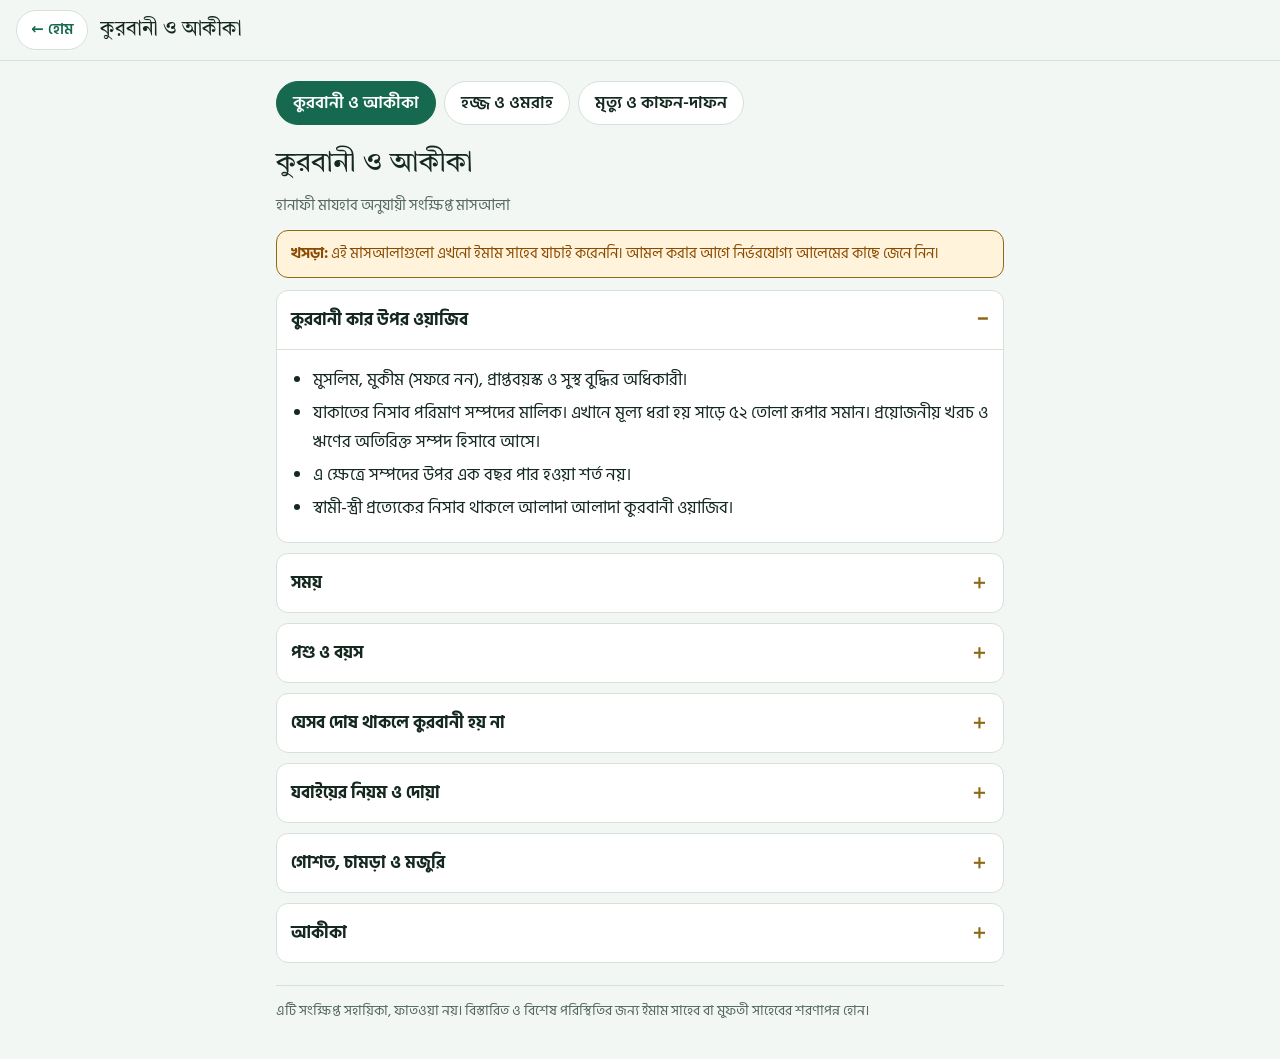
<file: bishesh.html>
<!doctype html>
<html lang="bn">
<head>
<meta charset="utf-8">
<meta name="viewport" content="width=device-width, initial-scale=1, viewport-fit=cover">
<title>কুরবানী, হজ্জ ও কাফন-দাফন — ফাদিলমুন্সী বাড়ি জামে মসজিদ</title>
<meta name="theme-color" content="#025054">
<link rel="icon" type="image/png" href="icon-192.png">
<link rel="stylesheet" href="https://fonts.googleapis.com/css2?family=Hind+Siliguri:wght@400;500;600;700&family=Tiro+Bangla&family=Amiri:wght@400;700&display=swap">
<style>
:root { --bg:#f3f7f4; --surface:#fff; --fg:#14281f; --muted:#55695f; --line:#d6e1d9; --accent:#16694e; --gold:#8f6a14; --hl:#e4f1ea; --on-accent:#fff; --warn:#8a4b00; --warn-bg:#fff3dc;
  --font-display:"Tiro Bangla","Noto Serif Bengali",serif; --font-body:"Hind Siliguri","Noto Sans Bengali",system-ui,sans-serif; --font-ar:"Amiri","Scheherazade New","Noto Naskh Arabic",serif; }
@media (prefers-color-scheme: dark) { :root { --bg:#0c1713; --surface:#13241d; --fg:#e6efe9; --muted:#9db3a7; --line:#244034; --accent:#55c79b; --gold:#dcb85c; --hl:#1a3329; --on-accent:#0c1713; --warn:#f0c987; --warn-bg:#3a2d10; color-scheme: dark; } }
* { box-sizing: border-box; }
body { margin:0; background:var(--bg); color:var(--fg); font-family:var(--font-body); font-size:17px; line-height:1.7; padding-bottom:calc(36px + env(safe-area-inset-bottom)); }
a { color: var(--accent); }
button, select, input { font: inherit; color: inherit; }
:focus-visible { outline: 3px solid var(--gold); outline-offset: 2px; }
.bar { position: sticky; top: 0; z-index: 5; display: flex; align-items: center; gap: 12px; background: var(--bg); border-bottom: 1px solid var(--line); padding: 10px max(16px, env(safe-area-inset-left)); }
.bar a.back { border: 1px solid var(--line); border-radius: 999px; padding: 6px 14px; text-decoration: none; font-weight: 600; font-size: 15px; background: var(--surface); white-space: nowrap; }
.bar .tt { font-family: var(--font-display); font-size: 20px; min-width: 0; overflow: hidden; text-overflow: ellipsis; white-space: nowrap; }
.wrap { max-width: 760px; margin: 0 auto; padding: 16px max(16px, env(safe-area-inset-left)) 0; }
h1 { font-family: var(--font-display); font-weight: 400; font-size: 28px; margin: 6px 0 4px; }
.sub { color: var(--muted); font-size: 15px; margin: 0 0 12px; }
.note { background: var(--warn-bg); color: var(--warn); border: 1px solid var(--gold); border-radius: 12px; padding: 10px 14px; font-size: 15px; margin: 10px 0; }
.note.ok { background: var(--hl); color: var(--fg); border-color: var(--line); }
.books { display: grid; gap: 10px; margin-top: 12px; }
.book { display: flex; align-items: center; gap: 14px; text-align: left; width: 100%; background: var(--surface); border: 1px solid var(--line); border-left: 4px solid var(--gold); border-radius: 12px; padding: 12px 14px; cursor: pointer; }
.book .n { flex: 1; min-width: 0; }
.book .bn { font-weight: 700; font-size: 18px; line-height: 1.35; }
.book .mt { color: var(--muted); font-size: 13.5px; }
.book .ar { font-family: var(--font-ar); font-size: 24px; color: var(--accent); flex: none; direction: rtl; }
.chip { display: inline-block; font-size: 12.5px; border: 1px solid var(--line); border-radius: 999px; padding: 0 9px; margin-right: 4px; color: var(--muted); }
.chip.on { border-color: var(--accent); color: var(--accent); }
.ctl { display: flex; gap: 8px; flex-wrap: wrap; align-items: center; margin: 10px 0; }
.ctl .grow { flex: 1; min-width: 140px; }
.ctl input, .ctl select { border: 1px solid var(--line); background: var(--surface); border-radius: 10px; padding: 9px 12px; width: 100%; }
.btn { border: 1px solid var(--accent); background: transparent; color: var(--accent); border-radius: 999px; padding: 8px 16px; font-weight: 600; cursor: pointer; }
.btn.fill { background: var(--accent); color: var(--on-accent); }
.btn:disabled { opacity: .45; cursor: default; }
.sec { font-family: var(--font-display); font-size: 21px; text-align: center; margin: 14px 0 6px; line-height: 1.5; }
.hd { background: var(--surface); border: 1px solid var(--line); border-radius: 12px; padding: 14px 14px 10px; margin-bottom: 12px; }
.hd .top { display: flex; align-items: center; justify-content: space-between; gap: 8px; margin-bottom: 4px; }
.hd .no { font-weight: 700; color: var(--gold); font-size: 14.5px; }
.hd .ar { font-family: var(--font-ar); font-size: var(--ar-size, 26px); line-height: 2.1; direction: rtl; text-align: right; margin: 4px 0; }
.hd .t { margin: 8px 0 0; padding-top: 8px; border-top: 1px dashed var(--line); white-space: pre-line; }
.hd .gr { display: inline-block; font-size: 13.5px; font-weight: 600; border-radius: 999px; padding: 1px 12px; border: 1px solid var(--line); margin: 8px 6px 0 0; }
.gr.s { color: var(--accent); border-color: var(--accent); }
.gr.h { color: var(--gold); border-color: var(--gold); }
.gr.d, .gr.m { color: #b3261e; border-color: #b3261e; }
.hd .src { font-size: 13.5px; color: var(--muted); margin-top: 6px; }
.hd .act { display: flex; gap: 8px; margin-top: 8px; }
.hd .act button { border: 1px solid var(--line); background: transparent; border-radius: 999px; padding: 3px 14px; font-size: 14px; cursor: pointer; color: var(--muted); }
.msg { text-align: center; padding: 28px 12px; color: var(--muted); }
.foot { margin-top: 22px; padding-top: 14px; border-top: 1px solid var(--line); font-size: 13.5px; color: var(--muted); }
.tools { display: flex; gap: 8px; justify-content: center; margin: 6px 0 10px; }
.tools button { border: 1px solid var(--line); background: var(--surface); border-radius: 999px; padding: 4px 14px; cursor: pointer; font-weight: 600; }

.tabs{display:flex;gap:8px;overflow-x:auto;padding:4px 0 10px;scrollbar-width:none}
.tabs button{flex:none;border:1px solid var(--line);background:var(--surface);border-radius:999px;padding:7px 16px;font-weight:600;cursor:pointer;white-space:nowrap}
.tabs button[aria-selected=true]{background:var(--accent);color:var(--on-accent);border-color:var(--accent)}
details{background:var(--surface);border:1px solid var(--line);border-radius:12px;margin-bottom:10px;overflow:hidden}
summary{cursor:pointer;font-weight:700;padding:12px 14px;list-style:none;display:flex;align-items:center;gap:10px}
summary::-webkit-details-marker{display:none}
summary::after{content:"＋";margin-left:auto;color:var(--gold);font-size:20px}
details[open] summary::after{content:"−"}
details[open] summary{border-bottom:1px solid var(--line)}
.body{padding:8px 14px 12px}
.body p{margin:8px 0}.body ul,.body ol{padding-left:22px;margin:8px 0}.body li{margin:4px 0}
.body ol.st{list-style:none;padding:0}
.body ol.st li{position:relative;padding-left:42px;margin:10px 0;min-height:30px}
.body ol.st li::before{counter-increment:s;content:attr(data-n);position:absolute;left:0;top:0;width:30px;height:30px;border-radius:50%;background:var(--accent);color:var(--on-accent);display:flex;align-items:center;justify-content:center;font-weight:700;font-size:14px}
.dua{background:var(--hl);border-radius:10px;padding:10px 12px;margin:10px 0}
.dua .ar{font-family:var(--font-ar);font-size:24px;line-height:2.1;direction:rtl;text-align:right}
.dua .tr{color:var(--fg);margin-top:2px}.dua .ti{color:var(--gold);font-weight:700;font-size:14px}
.draft{background:var(--warn-bg);color:var(--warn);border:1px solid var(--gold);border-radius:12px;padding:10px 14px;font-size:15px;margin:6px 0 12px}
.vok{background:var(--hl);border:1px solid var(--line);border-radius:12px;padding:10px 14px;font-size:15px;margin:6px 0 12px}
b.k{color:var(--gold)}
</style>
</head>
<body>
<div class="bar"><a class="back" id="back" href="index.html">← হোম</a><span class="tt" id="barTitle"></span></div>
<main class="wrap" id="app"></main>
<script>
(function(){

  /* ফিরে যাওয়া: যেখান থেকে এসেছেন সেখানে ফেরা */
  if (!history.state) { try { history.replaceState({ d: 0 }, ''); } catch (e) {} }
  function stepD() { return (history.state && history.state.d) || 0; }
  function nav(h) {
    if (h === '#' ? !location.hash : h === location.hash) return;
    try { history.pushState({ d: stepD() + 1 }, '', h === '#' ? location.pathname + location.search : h); } catch (e) { location.hash = h; return; }
    window.dispatchEvent(new HashChangeEvent('hashchange'));
  }
  function goHome() {
    var same = false;
    try { same = !!document.referrer && new URL(document.referrer).origin === location.origin && !/\/(hadith|quran|bishesh)\.html/.test(document.referrer); } catch (e) {}
    if (same) history.go(-(stepD() + 1)); else location.href = 'index.html';
  }
  (function () { var b = document.getElementById('back'); if (!b) return;
    b.addEventListener('click', function (e) { e.preventDefault(); if (b.getAttribute('href') === '#') nav('#'); else goHome(); }); })();
var VERIFIED=false; // ইমাম সাহেব যাচাই করলে true করুন; VERIFIER_NAME-এ নাম দিন
var VERIFIER_NAME="";
var BN='০১২৩৪৫৬৭৮৯';function bn(n){return String(n).replace(/\d/g,function(d){return BN[d]})}
function D(ar,tr,ti){return {t:'dua',ar:ar,tr:tr,ti:ti}}
var P=function(x){return {t:'p',x:x}},U=function(a){return {t:'ul',a:a}},S=function(a){return {t:'ol',a:a}};
var DATA={
qurbani:{title:'কুরবানী ও আকীকা',sub:'হানাফী মাযহাব অনুযায়ী সংক্ষিপ্ত মাসআলা',secs:[
{h:'কুরবানী কার উপর ওয়াজিব',c:[U(['মুসলিম, মুকীম (সফরে নন), প্রাপ্তবয়স্ক ও সুস্থ বুদ্ধির অধিকারী।','যাকাতের নিসাব পরিমাণ সম্পদের মালিক। এখানে মূল্য ধরা হয় সাড়ে ৫২ তোলা রূপার সমান। প্রয়োজনীয় খরচ ও ঋণের অতিরিক্ত সম্পদ হিসাবে আসে।','এ ক্ষেত্রে সম্পদের উপর এক বছর পার হওয়া শর্ত নয়।','স্বামী-স্ত্রী প্রত্যেকের নিসাব থাকলে আলাদা আলাদা কুরবানী ওয়াজিব।'])]},
{h:'সময়',c:[U(['১০, ১১ ও ১২ যিলহজ্জ—এই তিন দিন। উত্তম হলো ১০ তারিখ।','শহরে ঈদের নামাজের পর কুরবানী করতে হবে। যেখানে ঈদের নামাজ ওয়াজিব নয়, সেখানে ১০ তারিখ সুবহে সাদিকের পর থেকে জায়েয।','রাতেও যবাই করা জায়েয, তবে দিনে করা ভালো।','১২ তারিখ সূর্যাস্তের পর করলে আর কুরবানী হবে না।'])]},
{h:'পশু ও বয়স',c:[U(['<b class="k">উট:</b> ৫ বছর পূর্ণ।','<b class="k">গরু, মহিষ:</b> ২ বছর পূর্ণ।','<b class="k">ছাগল, ভেড়া, দুম্বা:</b> ১ বছর পূর্ণ। ভেড়া বা দুম্বা ৬ মাসের হলেও চলে, যদি এতটা মোটাতাজা হয় যে ১ বছরের মতো দেখায়।','উট, গরু, মহিষে সর্বোচ্চ ৭ জন শরীক হতে পারে। ছাগল-ভেড়ায় একজন।','শরীকদের সবার নিয়ত সওয়াবের হতে হবে (কুরবানী বা আকীকা)। কারো নিয়ত শুধু গোশতের হলে কারো কুরবানী হবে না।'])]},
{h:'যেসব দোষ থাকলে কুরবানী হয় না',c:[U(['স্পষ্ট অন্ধ বা কানা।','এতটা খোঁড়া যে নিজে হেঁটে যবাইয়ের জায়গায় যেতে পারে না।','এতটা রোগা যে হাড়ে মজ্জা নেই।','কান, লেজ বা চোখের আলো এক-তৃতীয়াংশের বেশি নষ্ট বা কাটা।','জন্ম থেকে কান নেই।','অধিকাংশ দাঁত পড়ে গেছে।']),P('ছোটখাটো দোষ বা সন্দেহ হলে ইমাম সাহেবের কাছে পশু দেখিয়ে জেনে নিন।')]},
{h:'যবাইয়ের নিয়ম ও দোয়া',c:[S(['ধারালো ছুরি আগে থেকে তৈরি রাখুন। পশুর সামনে ছুরি ধার দেবেন না।','পশুকে কিবলামুখী করে বাম কাতে শোয়ান।','নিজ হাতে যবাই করা উত্তম। না পারলে অন্যকে দিয়ে করান, তবে নিজে পাশে থাকুন।','নিচের দোয়া পড়ুন, তারপর "বিসমিল্লাহি আল্লাহু আকবার" বলে যবাই করুন।','গলার খাদ্যনালী, শ্বাসনালী ও দুই পাশের রগ কেটে দিন।','প্রাণ বের হওয়ার আগে চামড়া ছাড়ানো বা কাটাকুটি করবেন না।']),
D('إِنِّي وَجَّهْتُ وَجْهِيَ لِلَّذِي فَطَرَ السَّمَاوَاتِ وَالْأَرْضَ حَنِيفًا وَمَا أَنَا مِنَ الْمُشْرِكِينَ، إِنَّ صَلَاتِي وَنُسُكِي وَمَحْيَايَ وَمَمَاتِي لِلَّهِ رَبِّ الْعَالَمِينَ، لَا شَرِيكَ لَهُ وَبِذَلِكَ أُمِرْتُ وَأَنَا مِنَ الْمُسْلِمِينَ، اللَّهُمَّ مِنْكَ وَلَكَ','ইন্নী ওয়াজ্জাহতু ওয়াজহিয়া লিল্লাযী ফাতারাস সামাওয়াতি ওয়াল আরদা হানীফাঁও ওয়ামা আনা মিনাল মুশরিকীন। ইন্না সালাতী ওয়া নুসুকী ওয়া মাহইয়ায়া ওয়া মামাতী লিল্লাহি রাব্বিল আলামীন। লা শারীকা লাহু ওয়া বিযালিকা উমিরতু ওয়া আনা মিনাল মুসলিমীন। আল্লাহুম্মা মিনকা ওয়া লাকা।','যবাইয়ের আগের দোয়া'),
P('অন্যের পক্ষ থেকে যবাই করলে শেষে বলুন: "মিন (নাম)" বা "আন (নাম)"।')]},
{h:'গোশত, চামড়া ও মজুরি',c:[U(['গোশত তিন ভাগ করা মুস্তাহাব: নিজের পরিবার, আত্মীয়-প্রতিবেশী ও গরীব-মিসকীন। সবটা নিজে রাখাও জায়েয।','চামড়া গরীবকে দান করুন, বা বিক্রি করে সেই টাকা গরীবদের দিন। বিক্রির টাকা নিজে খরচ করা যাবে না।','কসাইয়ের মজুরি গোশত বা চামড়া দিয়ে দেওয়া যাবে না। আলাদা টাকা দিতে হবে।'])]},
{h:'আকীকা',c:[U(['সন্তান জন্মের ৭ম দিনে করা উত্তম। এই দিন নাম রাখা এবং মাথা মুণ্ডন করা হয়। ৭ম দিনে না পারলে পরে যেকোনো সময় করা যায়।','হানাফী মাযহাবে আকীকা মুস্তাহাব (ফরয বা ওয়াজিব নয়)।','ছেলের জন্য ২টি ও মেয়ের জন্য ১টি ছাগল উত্তম। সামর্থ্য না থাকলে ছেলের জন্যও ১টি যথেষ্ট।','চুলের ওজনের সমান রূপা বা তার মূল্য সদকা করা মুস্তাহাব।','পশুর বয়স ও দোষের শর্ত কুরবানীর মতোই। গরুতে ৭ ভাগের একভাগ দেওয়া যায়।','গোশত রান্না করে আত্মীয়-স্বজন ও গরীবদের খাওয়ানো ভালো। নিজে এবং পিতা-মাতা খেতে পারেন।'])]}
]},
hajj:{title:'হজ্জ ও ওমরাহ',sub:'ধাপে ধাপে নিয়ম (হানাফী মাযহাব)',secs:[
{h:'হজ্জ কার উপর ফরয',c:[U(['মুসলিম, প্রাপ্তবয়স্ক, সুস্থ বুদ্ধির অধিকারী।','শারীরিক ও আর্থিক সামর্থ্য: যাওয়া-আসার খরচ এবং ফিরে আসা পর্যন্ত পরিবারের খরচ।','রাস্তা নিরাপদ হওয়া।','মহিলার সাথে স্বামী বা মাহরাম থাকা। (মাহরাম ছাড়া যাওয়া জায়েয নয়, হানাফী মত অনুযায়ী)।']),P('সামর্থ্য থাকলে জীবনে একবার হজ্জ ফরয। দেরি না করে আদায় করা উচিত।')]},
{h:'হজ্জের ফরয, ওয়াজিব ও সুন্নত',c:[P('<b class="k">ফরয (৩টি):</b> ইহরাম বাঁধা, আরাফায় অবস্থান (৯ যিলহজ্জ), তাওয়াফে যিয়ারত।'),P('<b class="k">ওয়াজিব:</b> মুযদালিফায় অবস্থান, সাফা-মারওয়া সাঈ, জামরায় কংকর নিক্ষেপ, তামাত্তু ও কিরানে হাদী (কুরবানী), মাথা মুণ্ডন বা চুল ছাঁটা, বিদায়ী তাওয়াফ (মক্কার বাইরের হাজীদের জন্য)।'),P('ওয়াজিব ছুটে গেলে দম (পশু কুরবানী) দিতে হয়। ফরয ছুটলে হজ্জই হয় না। তাই সব সময় অভিজ্ঞ আলেম বা মুয়াল্লিমের সাথে থাকুন।')]},
{h:'ইহরামের নিষিদ্ধ কাজ',c:[U(['পুরুষের সেলাই করা কাপড় ও মাথা ঢাকা। মহিলার মুখে কাপড় লাগানো।','সুগন্ধি লাগানো (গায়ে, কাপড়ে, সাবান-তেলে)।','নখ, চুল বা লোম কাটা।','স্থলের শিকার করা বা শিকারে সাহায্য করা।','স্বামী-স্ত্রীর মিলন বা তার সূচনামূলক কাজ।','ঝগড়া, গালিগালাজ ও গুনাহের কাজ।','গাছ বা ঘাস কাটা।']),P('এগুলোর কোনোটা হয়ে গেলে কী দিতে হবে (দম বা সদকা) তা অবস্থা অনুযায়ী ভিন্ন। আলেমের কাছে জানুন।')]},
{h:'ওমরাহ: ধাপে ধাপে',c:[S(['<b class="k">ইহরাম:</b> মীকাতে (বা তার আগে) গোসল বা ওযু করুন। পুরুষ দুই টুকরা সাদা চাদর (লুঙ্গি ও গায়ের চাদর) পরুন। ২ রাকাত নামাজ পড়ে ওমরার নিয়ত করুন এবং তালবিয়া পড়া শুরু করুন।','<b class="k">মক্কায় প্রবেশ:</b> মসজিদুল হারামে ডান পা দিয়ে ঢুকুন। কাবা দেখে দোয়া করুন।','<b class="k">তাওয়াফ:</b> হাজরে আসওয়াদ থেকে শুরু করে কাবাকে বামে রেখে ৭ চক্কর দিন। পুরুষরা প্রথম ৩ চক্করে দ্রুত হাঁটবেন (রমল) এবং ডান কাঁধ খোলা রাখবেন (ইযতিবা)। প্রতি চক্কর হাজরে আসওয়াদে ইশারা করে শুরু করুন।','<b class="k">দুই রাকাত নামাজ:</b> মাকামে ইবরাহীমের কাছে বা মসজিদের যেকোনো জায়গায় তাওয়াফের ২ রাকাত পড়ুন। যমযমের পানি পান করুন।','<b class="k">সাঈ:</b> সাফা থেকে শুরু করে মারওয়া পর্যন্ত ৭ বার হাঁটুন (সাফা→মারওয়া = ১, মারওয়া→সাফা = ২, শেষ চক্কর মারওয়ায়)। সবুজ বাতির মাঝে পুরুষরা একটু দ্রুত চলবেন।','<b class="k">হালাল হওয়া:</b> পুরুষ মাথা মুণ্ডন করবেন (উত্তম) বা সব চুল ছোট করবেন। মহিলারা চুলের আগা থেকে আঙুলের এক গিঁট পরিমাণ কাটবেন। এরপর ইহরাম শেষ, ওমরাহ পূর্ণ।']),
D('لَبَّيْكَ اللَّهُمَّ لَبَّيْكَ، لَبَّيْكَ لَا شَرِيكَ لَكَ لَبَّيْكَ، إِنَّ الْحَمْدَ وَالنِّعْمَةَ لَكَ وَالْمُلْكَ، لَا شَرِيكَ لَكَ','লাব্বাইক, আল্লাহুম্মা লাব্বাইক। লাব্বাইকা লা শারীকা লাকা লাব্বাইক। ইন্নাল হামদা ওয়ান নি‘মাতা লাকা ওয়াল মুলক, লা শারীকা লাক।','তালবিয়া (ইহরামের পর বারবার)'),
D('رَبَّنَا آتِنَا فِي الدُّنْيَا حَسَنَةً وَفِي الْآخِرَةِ حَسَنَةً وَقِنَا عَذَابَ النَّارِ','রাব্বানা আতিনা ফিদ দুনইয়া হাসানাতাঁও ওয়া ফিল আখিরাতি হাসানাতাঁও ওয়াকিনা আযাবান নার।','তাওয়াফে রুকনে ইয়ামানী থেকে হাজরে আসওয়াদ পর্যন্ত')]},
{h:'হজ্জ: দিন অনুযায়ী ধাপ (তামাত্তু)',c:[P('এটি সবচেয়ে প্রচলিত ধরন। প্রথমে ওমরাহ করে হালাল হন, তারপর ৮ যিলহজ্জ হজ্জের ইহরাম বাঁধেন।'),S(['<b class="k">৮ যিলহজ্জ:</b> মক্কায় থেকে হজ্জের ইহরাম বাঁধুন, নিয়ত ও তালবিয়া পড়ুন। মিনায় যান। সেখানে যোহর, আসর, মাগরিব, এশা ও পরদিন ফজর পড়ুন।','<b class="k">৯ যিলহজ্জ (আরাফা):</b> সূর্য ঢলার পর থেকে সূর্যাস্ত পর্যন্ত আরাফার ময়দানে অবস্থান করুন। এটিই হজ্জের প্রধান ফরয। দোয়া, তালবিয়া ও যিকিরে কাটান। যোহর-আসর একত্রে পড়ার বিশেষ শর্ত আছে, মুয়াল্লিমের কাছে জেনে নিন। সূর্যাস্তের পর মুযদালিফায় রওনা দিন।','<b class="k">৯ রাতে মুযদালিফা:</b> মাগরিব ও এশা এশার সময় একত্রে পড়ুন। রাত কাটান। জামরার জন্য কংকর কুড়িয়ে নিন (প্রায় ৭০টি)। ফজরের পর সুবহে সাদিক থেকে সূর্যোদয়ের আগ পর্যন্ত অবস্থান (ওয়াজিব)।','<b class="k">১০ যিলহজ্জ:</b> মিনায় ফিরে বড় জামরায় ৭টি কংকর মারুন (প্রতিটিতে "বিসমিল্লাহি আল্লাহু আকবার")। তারপর হাদী (কুরবানী) করুন। এরপর মাথা মুণ্ডন বা চুল ছাঁটুন। এতে ইহরাম থেকে প্রায় হালাল হয়ে যান (স্বামী-স্ত্রীর মিলন ছাড়া)।','<b class="k">তাওয়াফে যিয়ারত:</b> ১০ থেকে ১২ যিলহজ্জের মধ্যে মক্কায় গিয়ে করুন। ৭ চক্কর, ২ রাকাত নামাজ, তারপর সাঈ (তামাত্তুতে হজ্জের সাঈ)। এই তাওয়াফের পর সম্পূর্ণ হালাল।','<b class="k">১১ ও ১২ যিলহজ্জ:</b> যাওয়ালের পর তিন জামরায় ক্রমানুযায়ী ৭টি করে কংকর মারুন: ছোট, মধ্যম, বড়। ১২ তারিখ সূর্যাস্তের আগে মিনা ত্যাগ করতে পারলে ১৩ তারিখ থাকতে হবে না।','<b class="k">বিদায়ী তাওয়াফ:</b> মক্কা ছাড়ার আগে শেষ তাওয়াফ করুন (বাইরের হাজীদের জন্য ওয়াজিব)।']),P('কিরান (এক ইহরামে ওমরা ও হজ্জ) ও ইফরাদ (শুধু হজ্জ) এর নিয়ম কিছুটা আলাদা। কোন ধরনে যাচ্ছেন তা আপনার হজ্জ গাইডের কাছে জেনে নিন।')]},
{h:'যাওয়ার আগে করণীয়',c:[U(['খাঁটি নিয়তে তাওবা করুন, ঋণ ও আমানত পরিশোধ করুন বা বুঝিয়ে দিন।','পরিবার ও আত্মীয়দের কাছ থেকে ক্ষমা চেয়ে নিন। ওসিয়ত লিখুন।','হালাল টাকায় যান।','হজ্জ গাইড বা ইমাম সাহেবের কাছ থেকে হাতে-কলমে প্রশিক্ষণ নিন।','টিকা, পাসপোর্ট, প্রয়োজনীয় ওষুধ ও কাগজপত্র ঠিক রাখুন।'])]}
]},
kafon:{title:'মৃত্যু ও কাফন-দাফন',sub:'ধাপে ধাপে জানাযার নিয়ম (হানাফী মাযহাব)',secs:[
{h:'মৃত্যুর আগে ও পরে',c:[U(['মুমূর্ষু ব্যক্তির পাশে বসে কালেমা পড়ুন, যাতে সে শুনতে পায়। জোর করে পড়াবেন না। সূরা ইয়াসীন পড়া ভালো।','মৃত্যুর পর চোখ বন্ধ করে দিন, চোয়াল বেঁধে দিন, হাত-পা সোজা করে চাদর দিয়ে ঢেকে দিন।','"ইন্না লিল্লাহি ওয়া ইন্না ইলাইহি রাজিউন" পড়ুন এবং ধৈর্য ধরুন। উচ্চস্বরে বিলাপ করা নিষেধ।','যত দ্রুত সম্ভব গোসল, কাফন ও দাফনের ব্যবস্থা করুন।','মৃতের ঋণ থাকলে দ্রুত পরিশোধ বা দায়িত্ব নেওয়ার ব্যবস্থা করুন। ওসিয়ত থাকলে পালন করুন।'])]},
{h:'গোসল',c:[S(['পুরুষকে পুরুষ ও মহিলাকে মহিলা গোসল দেবেন। ছোট শিশুদের ক্ষেত্রে এর ব্যতিক্রম আছে।','গোসলের তক্তা সুগন্ধি (আগরবাতি বা লোবান) দিয়ে ধোঁয়া দিন। মৃতকে শুইয়ে নাভি থেকে হাঁটু পর্যন্ত কাপড়ে ঢেকে দিন।','হাতে কাপড় জড়িয়ে ইস্তিঞ্জা করান।','নামাজের মতো ওযু করান (কুলি ও নাকে পানি ছাড়া মুখ, হাত, মাথা মাসেহ ও পা)।','মাথা ও দাড়ি সাবান বা বরই পাতার পানিতে ধোন।','বাম কাতে শুইয়ে ডান পাশে পানি ঢালুন, তারপর ডান কাতে শুইয়ে বাম পাশে পানি ঢালুন। এভাবে তিনবার।','শেষ বারে পানিতে কর্পূর মেশান। পরিষ্কার কাপড়ে শরীর মুছে নিন।']),P('স্বামী-স্ত্রীর একে অপরকে গোসল দেওয়ার বিধানে মতভেদ আছে। হানাফী মত অনুযায়ী স্ত্রী স্বামীকে গোসল দিতে পারেন, স্বামী স্ত্রীকে নয়। এ বিষয়ে ইমাম সাহেবকে জিজ্ঞাসা করুন।')]},
{h:'কাফন',c:[U(['সাদা, পরিষ্কার, সাধারণ মানের সুতি কাপড়।','<b class="k">পুরুষ (৩ কাপড়):</b> ইযার (মাথা থেকে পা পর্যন্ত), কামীস (গলা থেকে পা পর্যন্ত জামা, হাতা ও কলি ছাড়া), লিফাফা (মাথা ও পায়ের বাড়তি অংশ বাঁধার জন্য বড়)।','<b class="k">মহিলা (৫ কাপড়):</b> ইযার, কামীস, লিফাফা, ওড়না (মাথা ঢাকার জন্য) ও সীনাবন্দ (বুক বাঁধার জন্য)।','কাফনে আতর বা কর্পূর লাগানো মুস্তাহাব।','মৃতকে ডান পাশে ইযার, তারপর বাম পাশে জড়িয়ে লিফাফা পেঁচিয়ে মাথা ও পায়ের কাছে গিঁট দিন।'])]},
{h:'জানাযার নামাজ',c:[P('ফরযে কিফায়া। কিছু লোক পড়লে সবার পক্ষ থেকে আদায় হয়। পড়তে হয় দাঁড়িয়ে, রুকু-সিজদা নেই। শর্ত: ওযু, কিবলামুখী, পবিত্র কাপড় ও জায়গা। মৃতকে কিবলার দিকে সামনে রাখুন (ইমাম পুরুষের মাথা বরাবর ও মহিলার কোমর/বুক বরাবর দাঁড়াবেন)।'),S(['নিয়ত করুন: "আমি আল্লাহর জন্য এই জানাযার ৪ তাকবীর ও দোয়া সহ নামাজ আদায় করছি।"','<b class="k">১ম তাকবীর:</b> দুই হাত কান পর্যন্ত তুলে "আল্লাহু আকবার" বলুন, হাত নাভির নিচে বাঁধুন, সানা পড়ুন।','<b class="k">২য় তাকবীর:</b> হাত না তুলে "আল্লাহু আকবার", দরূদে ইবরাহীম পড়ুন।','<b class="k">৩য় তাকবীর:</b> হাত না তুলে "আল্লাহু আকবার", মৃতের জন্য দোয়া পড়ুন।','<b class="k">৪র্থ তাকবীর:</b> হাত না তুলে "আল্লাহু আকবার" বলে হাত ছেড়ে দিন, ডানে-বামে সালাম ফিরান।']),
D('سُبْحَانَكَ اللَّهُمَّ وَبِحَمْدِكَ وَتَبَارَكَ اسْمُكَ وَتَعَالَى جَدُّكَ وَجَلَّ ثَنَاؤُكَ وَلَا إِلَهَ غَيْرُكَ','সুবহানাকাল্লাহুম্মা ওয়া বিহামদিকা ওয়া তাবারাকাসমুকা ওয়া তা‘আলা জাদ্দুকা ওয়া জাল্লা সানাউকা ওয়া লা ইলাহা গাইরুক।','১ম তাকবীরের পর সানা'),
P('<b class="k">২য় তাকবীরের পর:</b> নামাজের শেষ বৈঠকের দরূদে ইবরাহীম (আল্লাহুম্মা সাল্লি আলা মুহাম্মাদিন...) পড়ুন।'),
D('اللَّهُمَّ اغْفِرْ لِحَيِّنَا وَمَيِّتِنَا وَشَاهِدِنَا وَغَائِبِنَا وَصَغِيرِنَا وَكَبِيرِنَا وَذَكَرِنَا وَأُنْثَانَا، اللَّهُمَّ مَنْ أَحْيَيْتَهُ مِنَّا فَأَحْيِهِ عَلَى الْإِسْلَامِ وَمَنْ تَوَفَّيْتَهُ مِنَّا فَتَوَفَّهُ عَلَى الْإِيمَانِ','আল্লাহুম্মাগফির লিহাইয়িনা ওয়া মাইয়িতিনা ওয়া শাহিদিনা ওয়া গায়িবিনা ওয়া সগীরিনা ওয়া কাবীরিনা ওয়া যাকারিনা ওয়া উনসানা। আল্লাহুম্মা মান আহইয়াইতাহু মিন্না ফাআহয়িহি আলাল ইসলাম, ওয়া মান তাওয়াফফাইতাহু মিন্না ফাতাওয়াফফাহু আলাল ঈমান।','৩য় তাকবীরের পর: প্রাপ্তবয়স্কের জন্য দোয়া'),
D('اللَّهُمَّ اجْعَلْهُ لَنَا فَرَطًا وَاجْعَلْهُ لَنَا أَجْرًا وَذُخْرًا وَاجْعَلْهُ لَنَا شَافِعًا وَمُشَفَّعًا','আল্লাহুম্মাজ‘আলহু লানা ফারাতাঁও ওয়াজ‘আলহু লানা আজরাঁও ওয়া যুখরাঁও ওয়াজ‘আলহু লানা শাফিআঁও ওয়া মুশাফফাআ।','নাবালেগ ছেলের জন্য (মেয়ে হলে "আল্লাহুম্মাজ‘আলহা... শাফিআতাঁও ওয়া মুশাফফা‘আহ" বলা হয়)')]},
{h:'দাফন',c:[S(['জানাযার পর দ্রুত দাফন করুন। খাটিয়া কাঁধে নিয়ে হেঁটে যাওয়া সওয়াবের কাজ।','কবর হবে কিবলার দিকে লম্বা, লাহদ (পাশে খোঁড়া) কবর উত্তম। কবরের গভীরতা সাধারণত মানুষের অর্ধেক উচ্চতা বা বুক পর্যন্ত।','কবরে নামানোর সময় বলুন: "বিসমিল্লাহি ওয়া আলা মিল্লাতি রাসূলিল্লাহ" (বা "...সুন্নাতি রাসূলিল্লাহ")।','মৃতকে ডান কাতে কিবলামুখী করে শোয়ান। কাফনের বাঁধন খুলে দিন।','কাঁচা ইট বা বাঁশের চাটাই দিয়ে লাহদ বন্ধ করুন।','উপস্থিতরা তিন মুঠো মাটি দেবেন। প্রথম মুঠোয় "মিনহা খালাকনাকুম", দ্বিতীয়তে "ওয়া ফীহা নুঈদুকুম", তৃতীয়তে "ওয়া মিনহা নুখরিজুকুম তারাতান উখরা" বলুন।','কবর এক বিঘত পরিমাণ উঁচু করুন (উটের কুঁজের মতো)। পানি ছিটিয়ে দিন।','দাফন শেষে কিছুক্ষণ দাঁড়িয়ে মৃতের মাগফিরাত ও কবরে প্রশ্নোত্তর সহজ হওয়ার জন্য দোয়া করুন।']),
D('مِنْهَا خَلَقْنَاكُمْ وَفِيهَا نُعِيدُكُمْ وَمِنْهَا نُخْرِجُكُمْ تَارَةً أُخْرَى','মিনহা খালাকনাকুম ওয়া ফীহা নুঈদুকুম ওয়া মিনহা নুখরিজুকুম তারাতান উখরা।','কবরে মাটি দেওয়ার সময় (সূরা ত্বহা, আয়াত ৫৫)')]},
{h:'যা করা নিষেধ ও পরের করণীয়',c:[U(['কবর পাকা করা, কবরের উপর বসা, জুতা পায়ে কবরস্থানে হাঁটা ঠিক নয়।','মৃতের জন্য উচ্চস্বরে কান্না, বুক চাপড়ানো, কাপড় ছেঁড়া নিষেধ।','শোক সাধারণত ৩ দিন (স্বামীর জন্য স্ত্রী ৪ মাস ১০ দিন ইদ্দত পালন করবেন)।','প্রতিবেশীরা শোকাহত পরিবারের জন্য খাবার পাঠানো সুন্নত।','মৃতের জন্য দোয়া, সদকা ও কুরআন তিলাওয়াত করে সওয়াব পাঠানো যায়।'])]}
]}
};
var ORDER=['qurbani','hajj','kafon'];
var app=document.getElementById('app'),cur=ORDER[0];
function esc(s){return String(s)}
function item(x){
 if(x.t==='p')return '<p>'+x.x+'</p>';
 if(x.t==='ul')return '<ul>'+x.a.map(function(i){return '<li>'+i+'</li>'}).join('')+'</ul>';
 if(x.t==='ol')return '<ol class="st">'+x.a.map(function(i,n){return '<li data-n="'+bn(n+1)+'">'+i+'</li>'}).join('')+'</ol>';
 if(x.t==='dua')return '<div class="dua"><div class="ti">'+x.ti+'</div><div class="ar" lang="ar">'+x.ar+'</div><div class="tr">'+x.tr+'</div></div>';
 return '';
}
function render(){
 var id=(location.hash||'').replace('#','');cur=DATA[id]?id:ORDER[0];
 var d=DATA[cur];document.title=d.title+' — ফাদিলমুন্সী বাড়ি জামে মসজিদ';
 document.getElementById('barTitle').textContent=d.title;
 var note=VERIFIED?'<div class="vok">ইমাম সাহেব কর্তৃক যাচাইকৃত'+(VERIFIER_NAME?': '+VERIFIER_NAME:'')+'।</div>':'<div class="draft"><b>খসড়া:</b> এই মাসআলাগুলো এখনো ইমাম সাহেব যাচাই করেননি। আমল করার আগে নির্ভরযোগ্য আলেমের কাছে জেনে নিন।</div>';
 app.innerHTML='<div class="tabs" role="tablist">'+ORDER.map(function(k){return '<button role="tab" aria-selected="'+(k===cur)+'" data-k="'+k+'">'+DATA[k].title+'</button>'}).join('')+'</div><h1>'+d.title+'</h1><p class="sub">'+d.sub+'</p>'+note+
 d.secs.map(function(s,i){return '<details'+(i===0?' open':'')+'><summary>'+s.h+'</summary><div class="body">'+s.c.map(item).join('')+'</div></details>'}).join('')+
 '<div class="foot">এটি সংক্ষিপ্ত সহায়িকা, ফাতওয়া নয়। বিস্তারিত ও বিশেষ পরিস্থিতির জন্য ইমাম সাহেব বা মুফতী সাহেবের শরণাপন্ন হোন।</div>';
 window.scrollTo(0,0);
}
app.addEventListener('click',function(e){var b=e.target.closest('[data-k]');if(b)nav('#'+b.dataset.k)});
window.addEventListener('hashchange',render);render();
})();
</script>
</body>
</html>
</file>
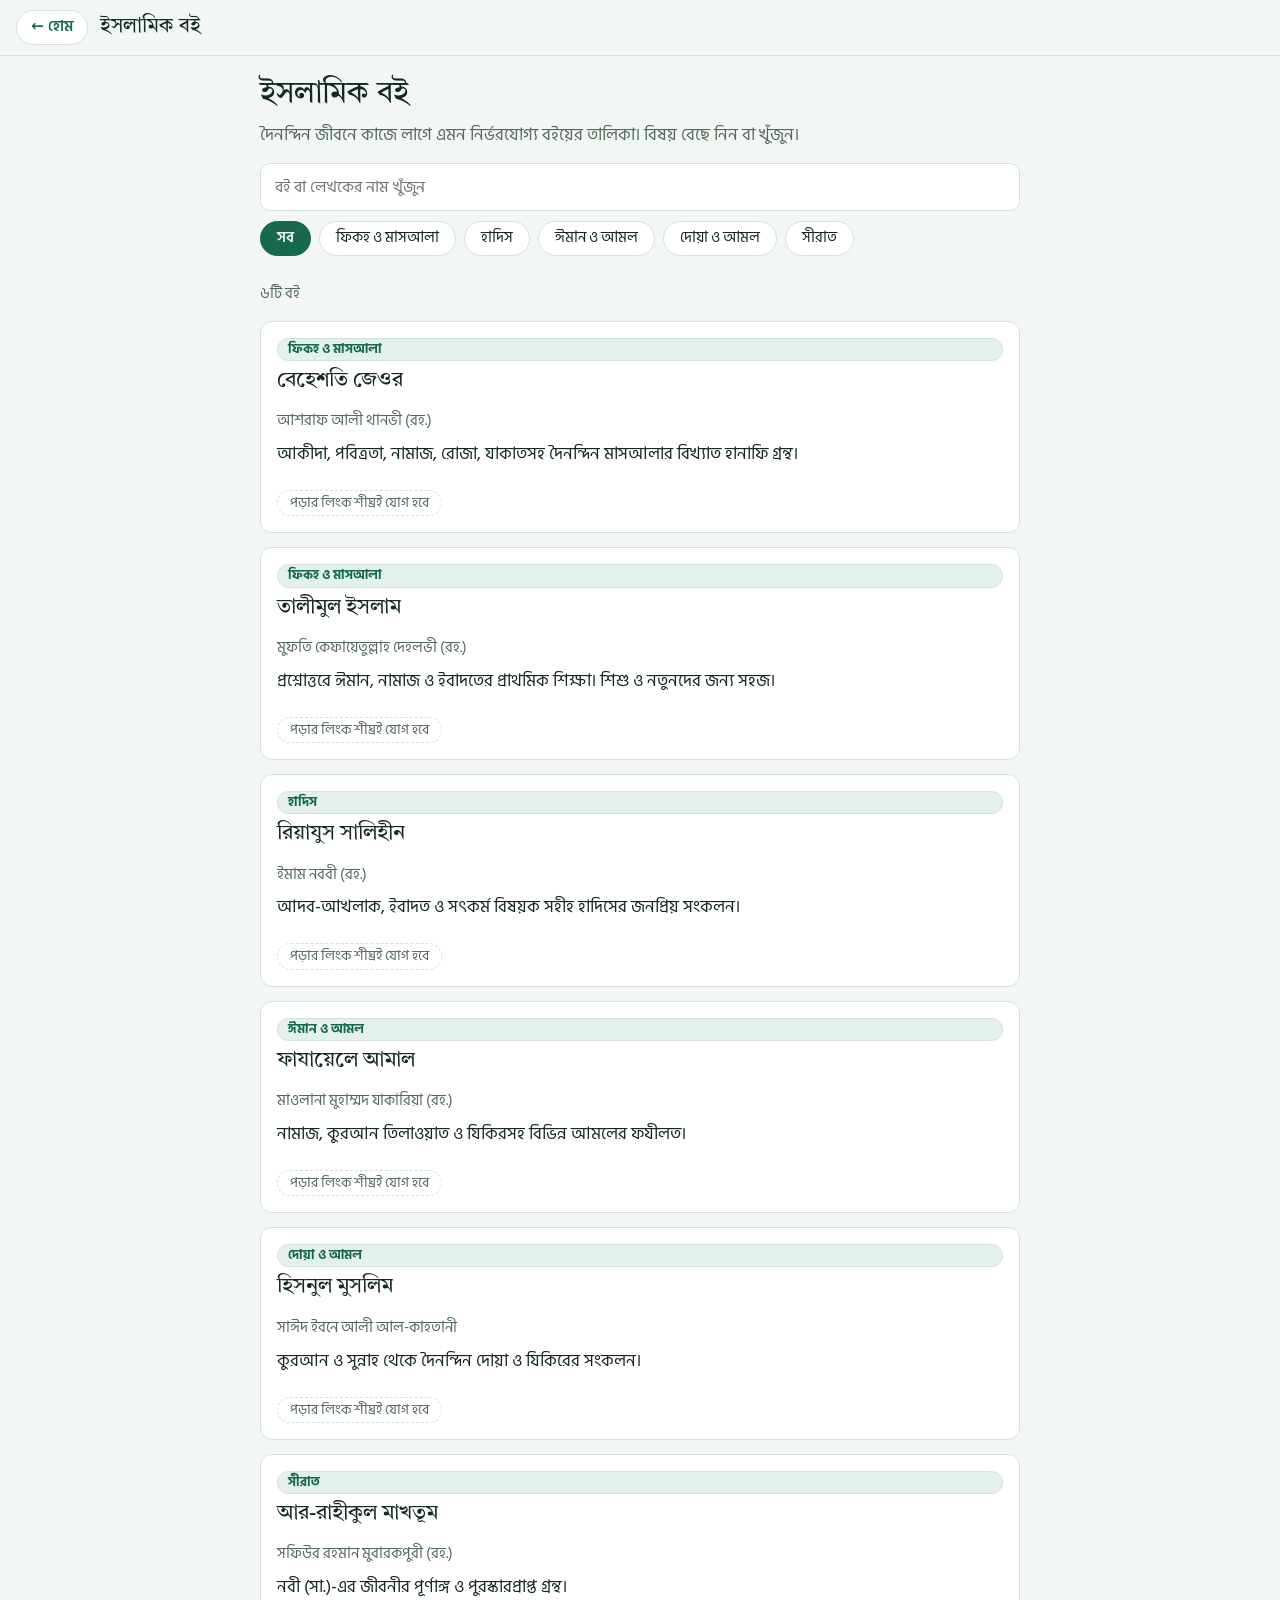
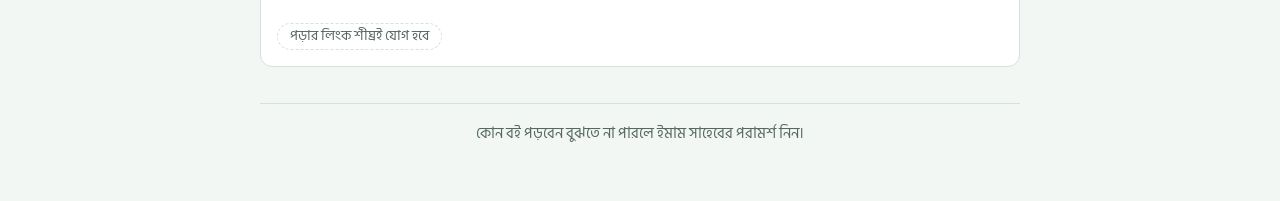
<file: books.html>
<!doctype html>
<html lang="bn">
<head>
<meta charset="utf-8">
<meta name="viewport" content="width=device-width, initial-scale=1, viewport-fit=cover">
<title>ইসলামিক বই — ফাদিলমুন্সী বাড়ি জামে মসজিদ</title>
<meta name="theme-color" content="#025054">
<meta name="description" content="ফিকহ, হাদিস, সীরাত ও দোয়ার নির্ভরযোগ্য ইসলামিক বইয়ের তালিকা">
<link rel="icon" type="image/png" href="icon-192.png">
<link rel="preconnect" href="https://fonts.googleapis.com">
<link rel="preconnect" href="https://fonts.gstatic.com" crossorigin>
<link rel="stylesheet" href="https://fonts.googleapis.com/css2?family=Hind+Siliguri:wght@400;500;600;700&family=Tiro+Bangla&display=swap">
<link rel="stylesheet" href="edu.css">
</head>
<body>
<div class="topbar"><a class="back" href="index.html">← হোম</a><span class="tt">ইসলামিক বই</span></div>
<main class="wrap">
  <div class="intro">
    <h1>ইসলামিক বই</h1>
    <p>দৈনন্দিন জীবনে কাজে লাগে এমন নির্ভরযোগ্য বইয়ের তালিকা। বিষয় বেছে নিন বা খুঁজুন।</p>
  </div>
  <!--
    বই যোগ করতে একই ফোল্ডারে books.json ফাইলে নিচের মতো লিখুন (t = বইয়ের নাম, a = লেখক, c = বিষয়, d = সংক্ষিপ্ত বিবরণ, u = পড়ার/ডাউনলোডের লিংক, না থাকলে বাদ দিন):
    [ { "t": "বইয়ের নাম", "a": "লেখক", "c": "ফিকহ ও মাসআলা", "d": "সংক্ষিপ্ত বিবরণ", "u": "books/boi.pdf" } ]
    PDF ফাইল books ফোল্ডারে রেখে u-তে "books/ফাইলের-নাম.pdf" লিখলেই চলবে।
  -->
  <div class="stick">
    <input class="search" id="q" type="search" placeholder="বই বা লেখকের নাম খুঁজুন" aria-label="বই খুঁজুন">
    <div class="chips" id="chips" role="tablist" aria-label="বিষয়"></div>
  </div>
  <p class="small" id="cnt"></p>
  <div class="list" id="out" aria-live="polite"></div>
  <footer class="ef">কোন বই পড়বেন বুঝতে না পারলে ইমাম সাহেবের পরামর্শ নিন।</footer>
</main>
<script src="edu.js"></script>
<script>
(function () {
  var h = EDU.h, bn = EDU.bn;
  var B = [
    { t: 'বেহেশতি জেওর', a: 'আশরাফ আলী থানভী (রহ.)', c: 'ফিকহ ও মাসআলা', d: 'আকীদা, পবিত্রতা, নামাজ, রোজা, যাকাতসহ দৈনন্দিন মাসআলার বিখ্যাত হানাফি গ্রন্থ।' },
    { t: 'তালীমুল ইসলাম', a: 'মুফতি কেফায়েতুল্লাহ দেহলভী (রহ.)', c: 'ফিকহ ও মাসআলা', d: 'প্রশ্নোত্তরে ঈমান, নামাজ ও ইবাদতের প্রাথমিক শিক্ষা। শিশু ও নতুনদের জন্য সহজ।' },
    { t: 'রিয়াযুস সালিহীন', a: 'ইমাম নববী (রহ.)', c: 'হাদিস', d: 'আদব-আখলাক, ইবাদত ও সৎকর্ম বিষয়ক সহীহ হাদিসের জনপ্রিয় সংকলন।' },
    { t: 'ফাযায়েলে আমাল', a: 'মাওলানা মুহাম্মদ যাকারিয়া (রহ.)', c: 'ঈমান ও আমল', d: 'নামাজ, কুরআন তিলাওয়াত ও যিকিরসহ বিভিন্ন আমলের ফযীলত।' },
    { t: 'হিসনুল মুসলিম', a: 'সাঈদ ইবনে আলী আল-কাহতানী', c: 'দোয়া ও আমল', d: 'কুরআন ও সুন্নাহ থেকে দৈনন্দিন দোয়া ও যিকিরের সংকলন।' },
    { t: 'আর-রাহীকুল মাখতূম', a: 'সফিউর রহমান মুবারকপুরী (রহ.)', c: 'সীরাত', d: 'নবী (সা.)-এর জীবনীর পূর্ণাঙ্গ ও পুরস্কারপ্রাপ্ত গ্রন্থ।' }
  ];

  var out = document.getElementById('out'), qEl = document.getElementById('q'), cnt = document.getElementById('cnt');
  var cur = 'সব';

  function safeUrl(u) {
    return typeof u === 'string' && /^(https?:\/\/|[A-Za-z0-9_\-\/.%]+\.(pdf|html))/i.test(u.trim()) ? u.trim() : '';
  }

  function show() {
    var q = qEl.value.trim().toLowerCase(), n = 0;
    out.textContent = '';
    B.forEach(function (b) {
      if (!q && cur !== 'সব' && b.c !== cur) return;
      if (q && (b.t + ' ' + b.a + ' ' + b.c + ' ' + (b.d || '')).toLowerCase().indexOf(q) < 0) return;
      var c = h('article', 'card book');
      c.appendChild(h('span', 'tag', b.c));
      c.appendChild(h('h3', '', b.t));
      c.appendChild(h('div', 'au', b.a));
      if (b.d) c.appendChild(h('p', '', b.d));
      var u = safeUrl(b.u);
      var acts = h('div', 'acts');
      if (u) {
        var a = h('a', 'btn', 'পড়ুন / ডাউনলোড');
        a.href = u; a.target = '_blank'; a.rel = 'noopener';
        acts.appendChild(a);
      } else {
        acts.appendChild(h('span', 'pend', 'পড়ার লিংক শীঘ্রই যোগ হবে'));
      }
      c.appendChild(acts);
      out.appendChild(c); n++;
    });
    cnt.textContent = n ? bn(n) + 'টি বই' : '';
    if (!n) out.appendChild(h('p', 'empty', 'কোনো বই পাওয়া যায়নি। অন্য শব্দে খুঁজুন।'));
  }

  function draw() {
    var seen = {}, list = [{ id: 'সব', n: 'সব' }];
    B.forEach(function (b) { if (!seen[b.c]) { seen[b.c] = 1; list.push({ id: b.c, n: b.c }); } });
    if (!list.some(function (x) { return x.id === cur; })) cur = 'সব';
    EDU.chips(document.getElementById('chips'), list, function (id) { cur = id; show(); }, cur);
  }
  draw();
  qEl.addEventListener('input', show);

  /* books.json থেকে নতুন বই যোগ হয় (ফাইল না থাকলে বা ভুল হলে কিছু হয় না) */
  try {
    fetch('books.json?v=' + Date.now(), { cache: 'no-store' })
      .then(function (r) { if (!r.ok) throw new Error('no file'); return r.json(); })
      .then(function (j) {
        if (!Array.isArray(j)) return;
        var add = j.filter(function (x) { return x && typeof x.t === 'string' && x.t.trim(); }).map(function (x) {
          return { t: x.t.trim(), a: typeof x.a === 'string' ? x.a.trim() : '', c: (typeof x.c === 'string' && x.c.trim()) ? x.c.trim() : 'অন্যান্য', d: typeof x.d === 'string' ? x.d.trim() : '', u: x.u };
        });
        if (!add.length) return;
        B = B.concat(add);
        draw();
      })
      .catch(function () {});
  } catch (e) {}
})();
</script>
</body>
</html>
</file>
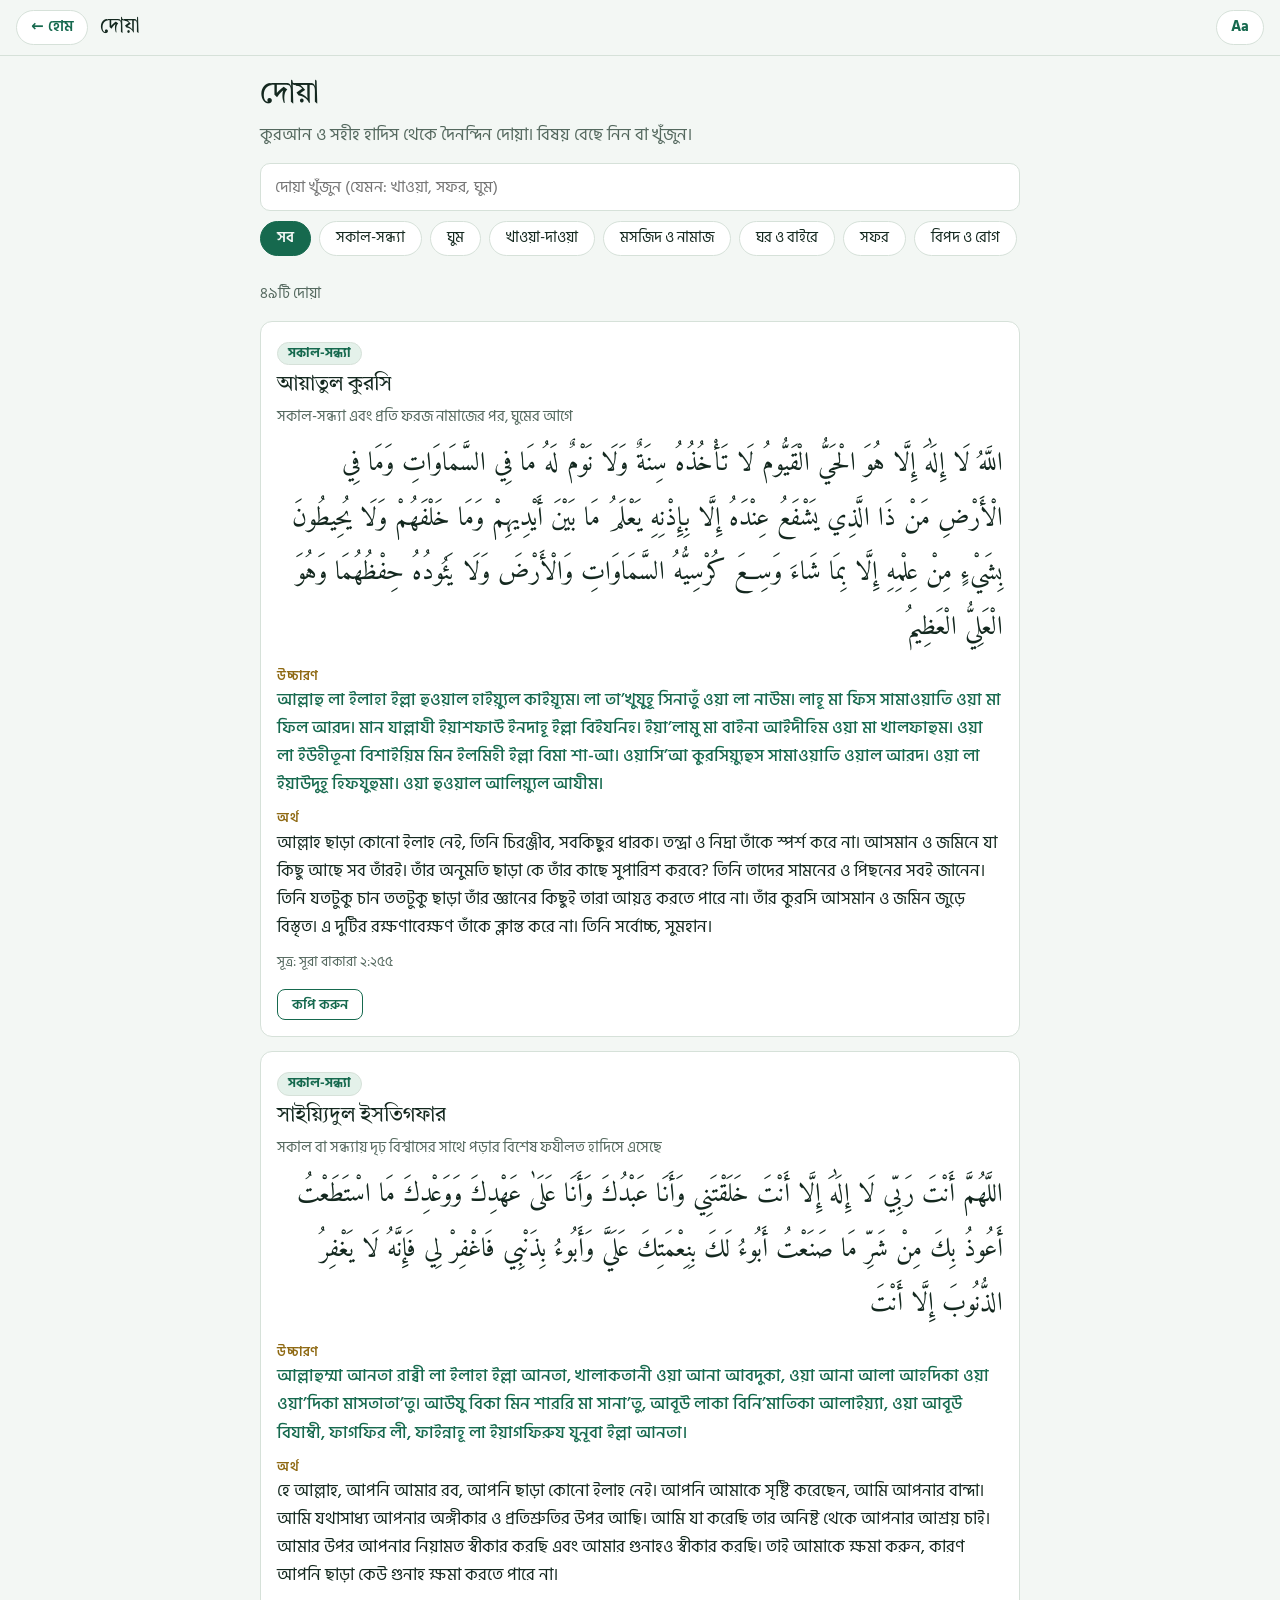
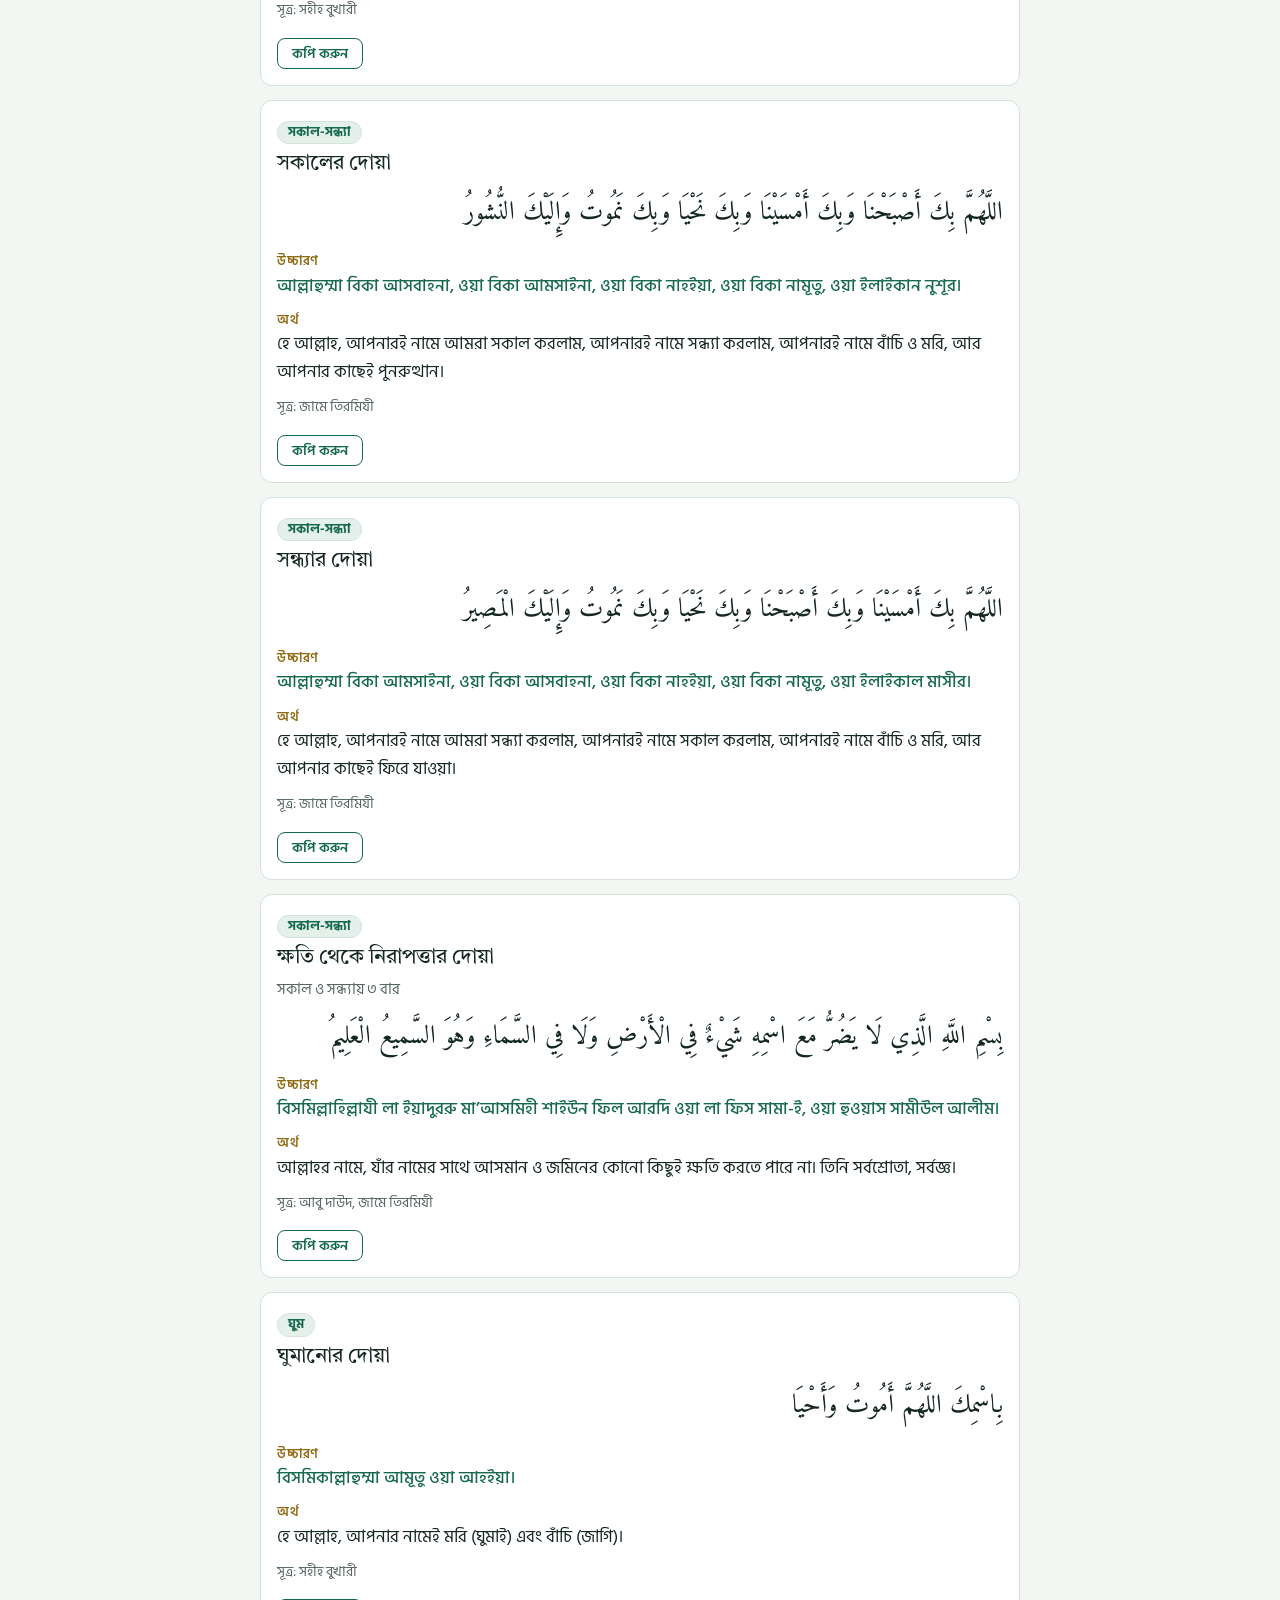
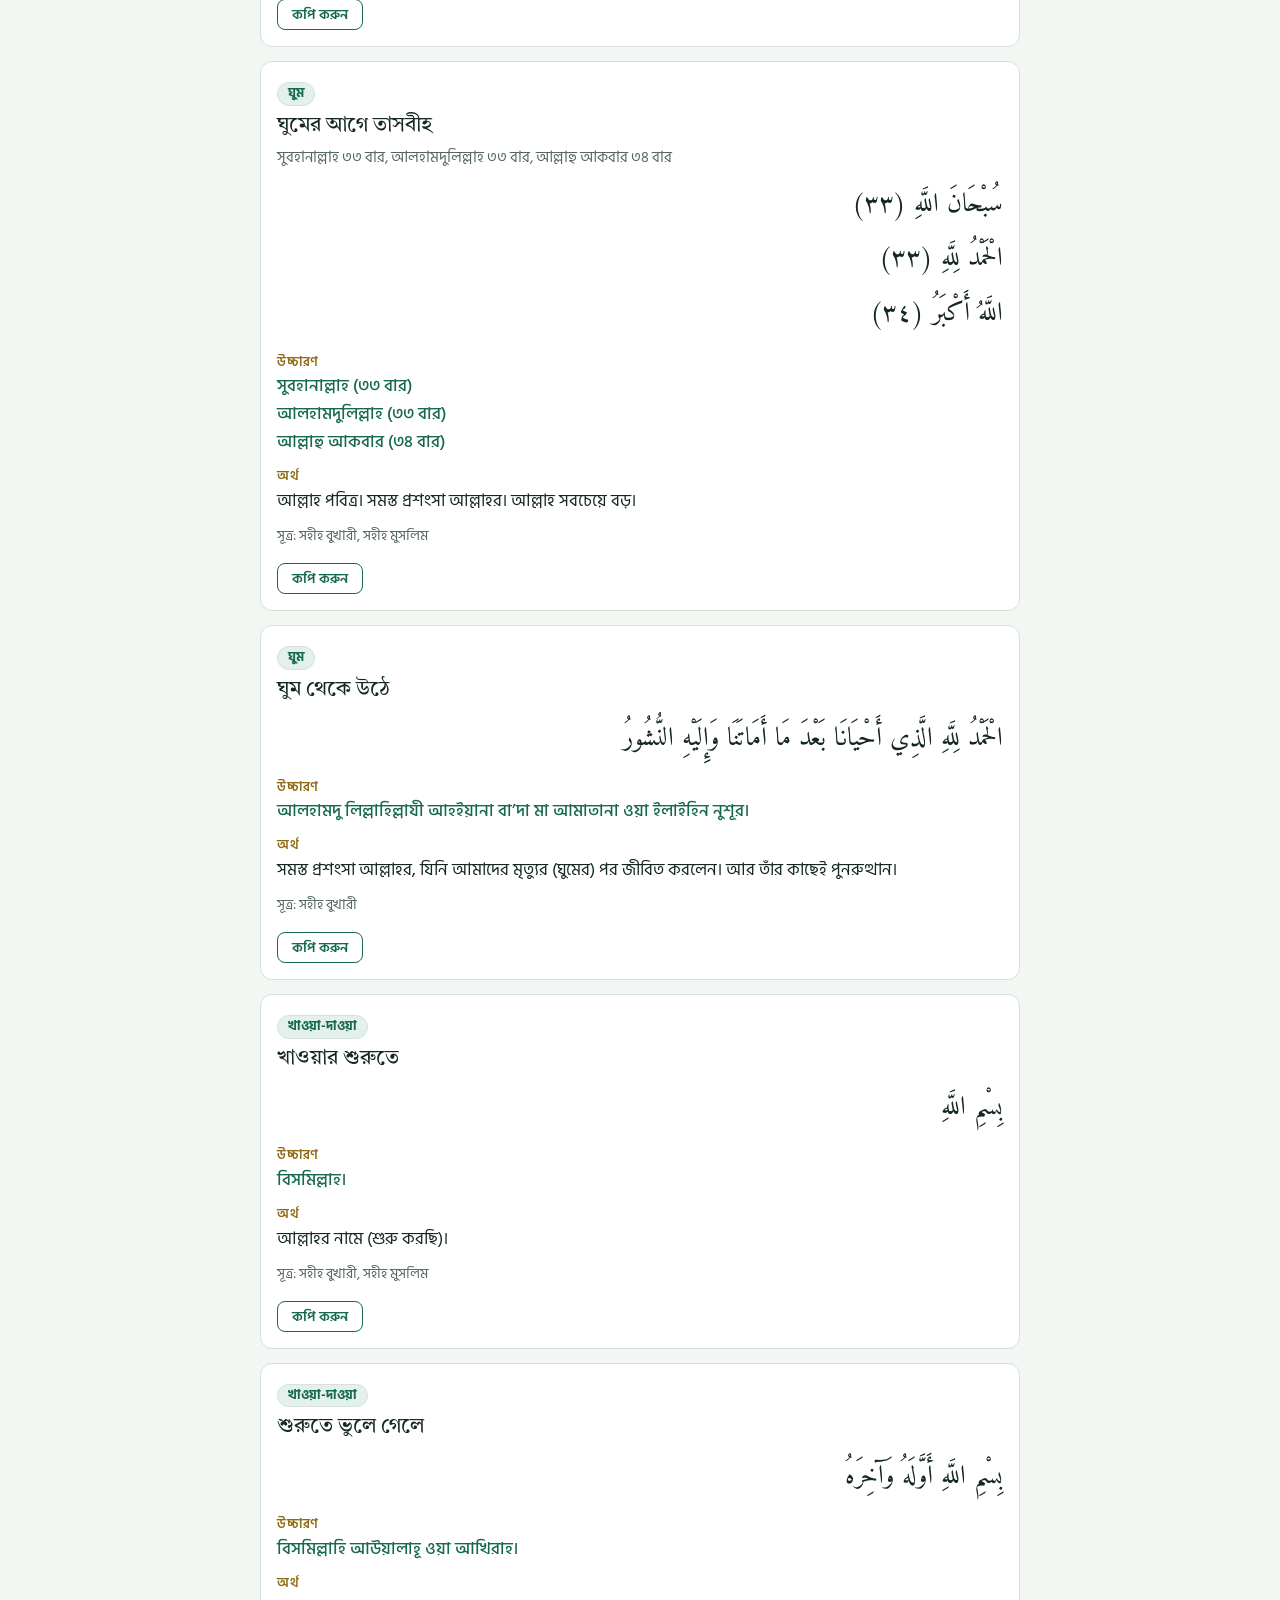
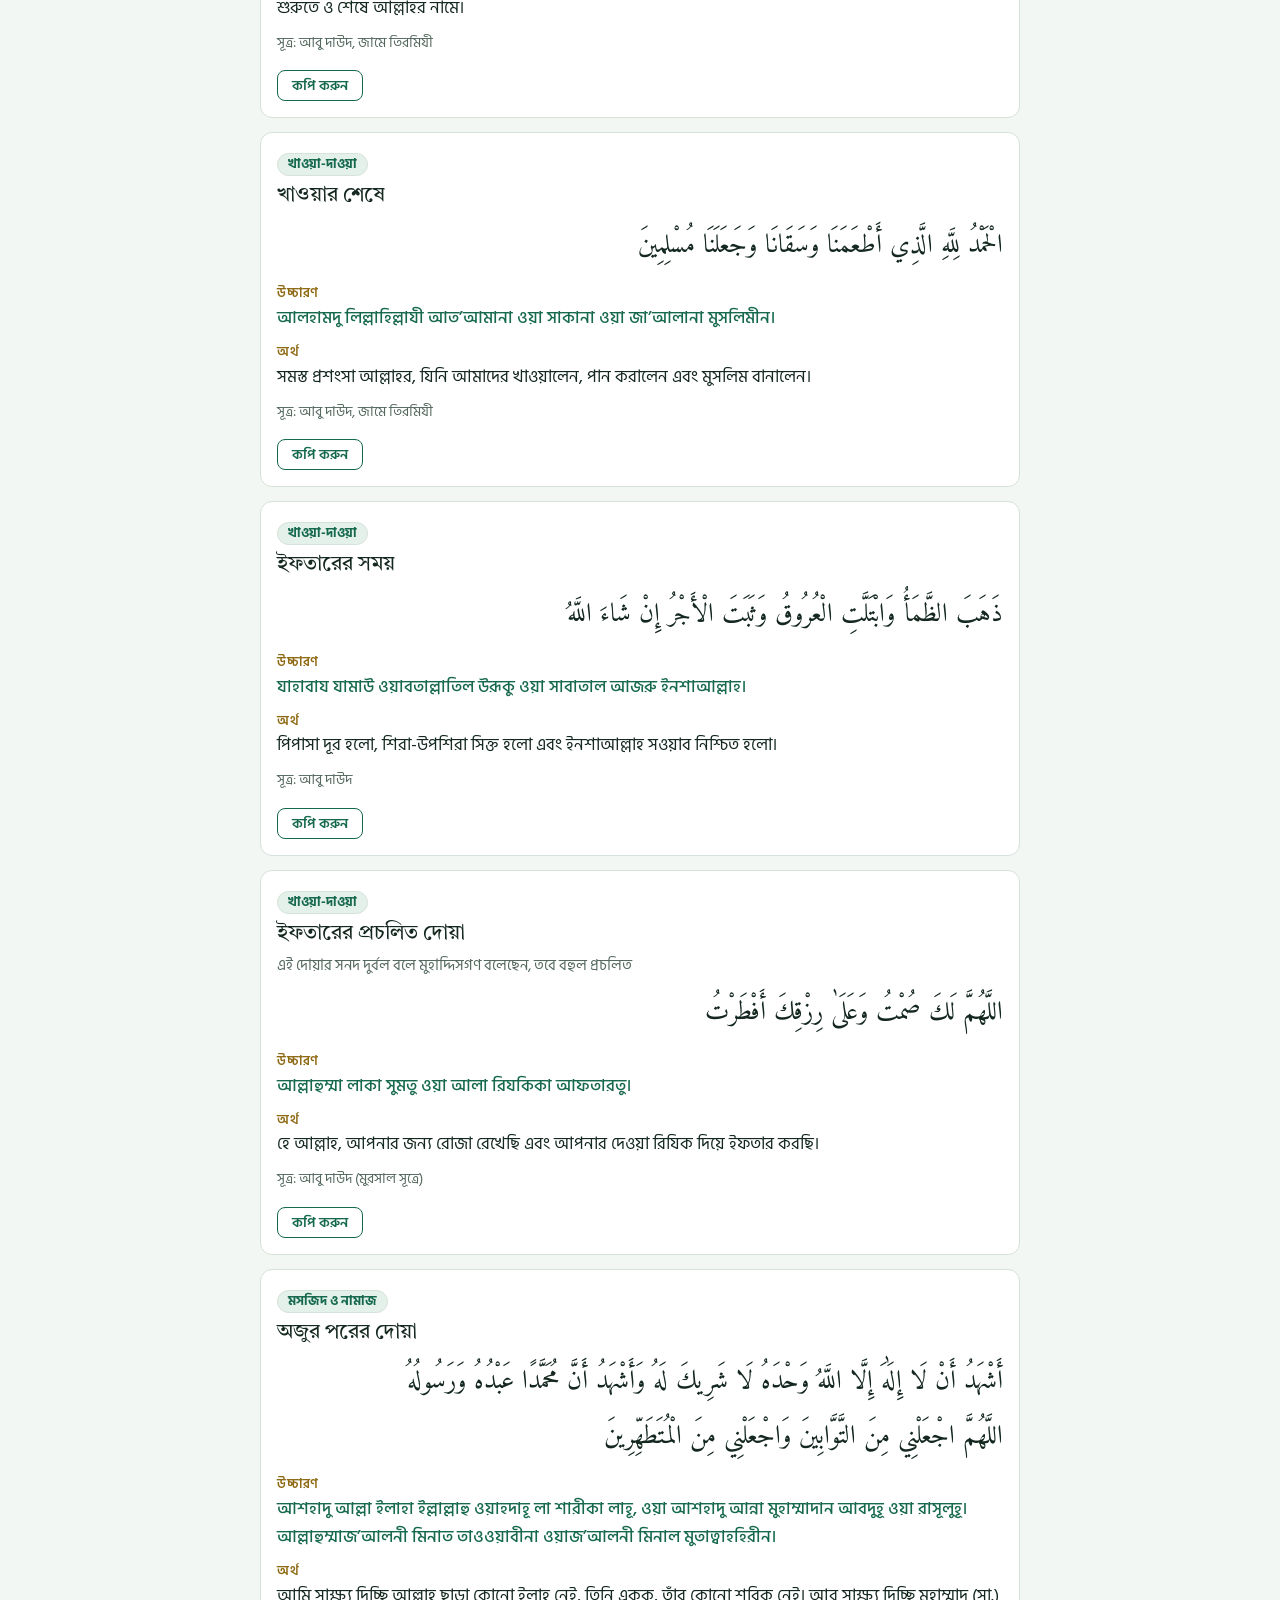
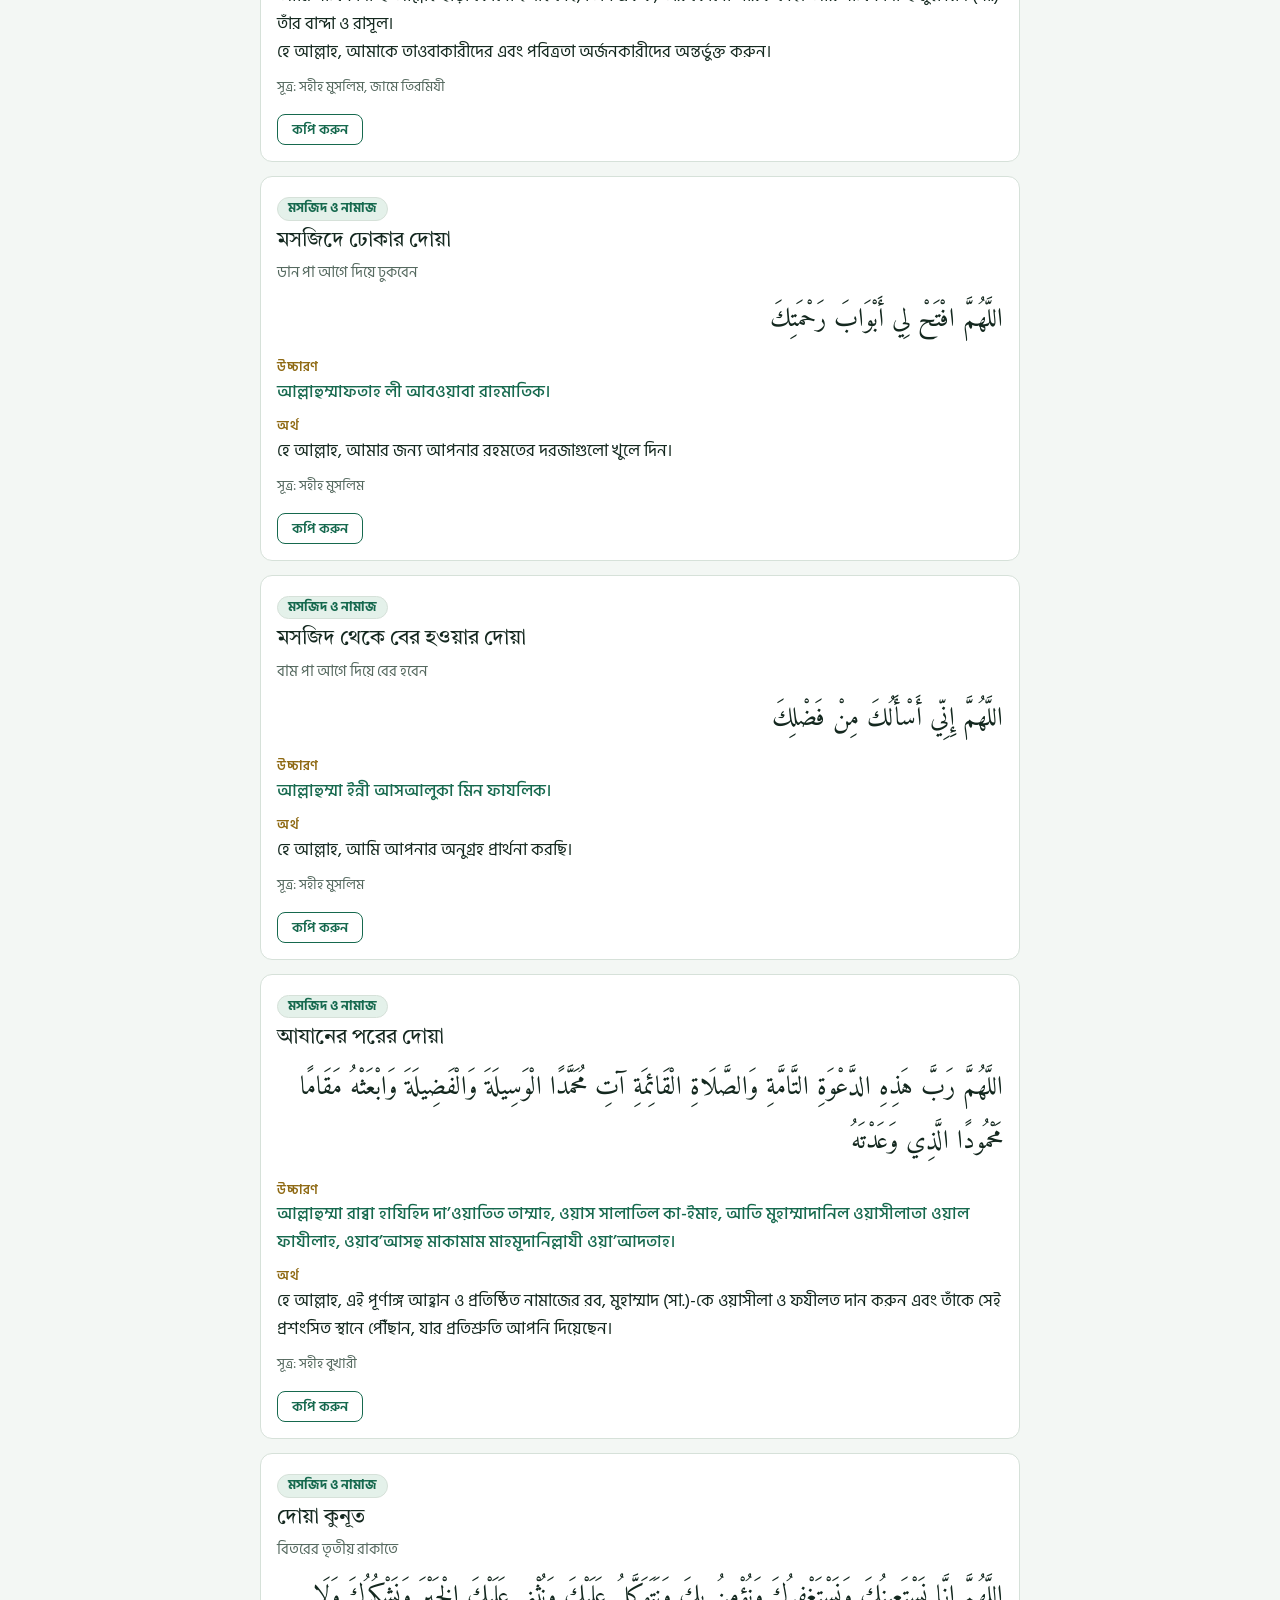
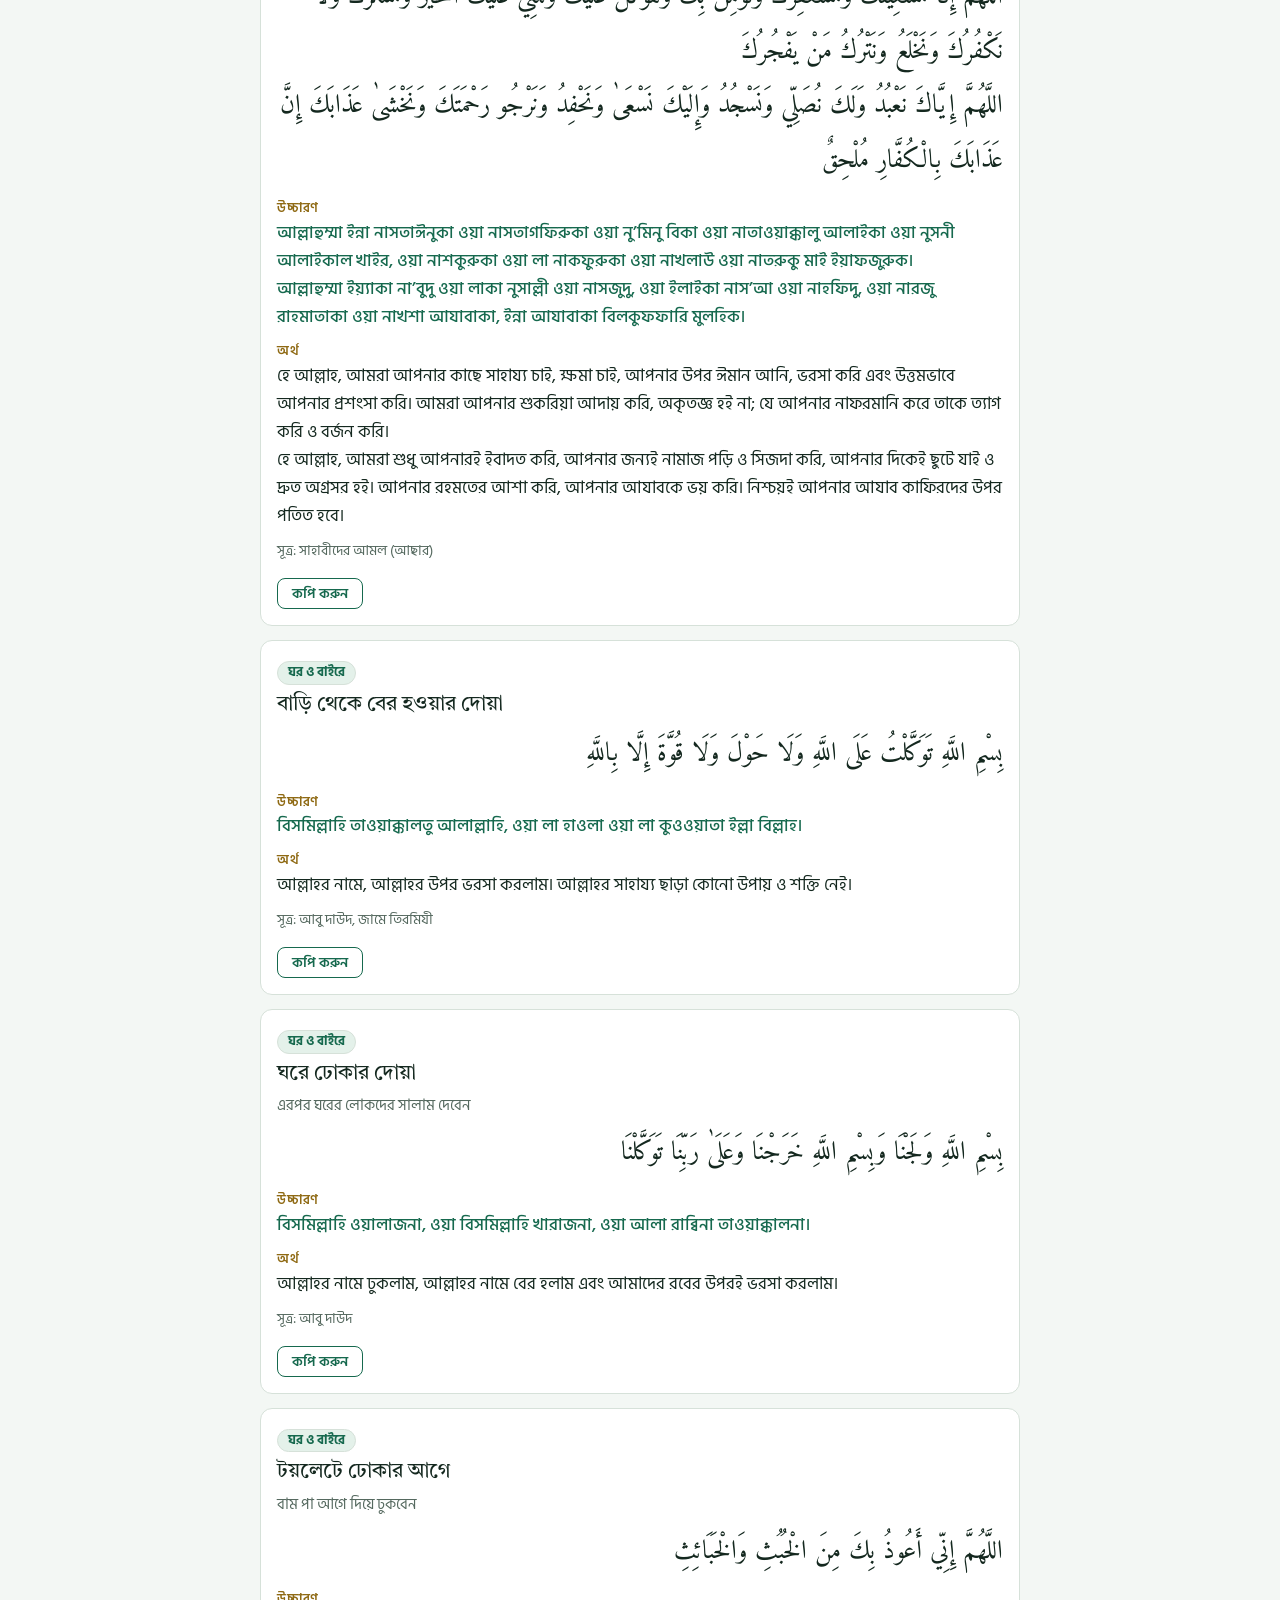
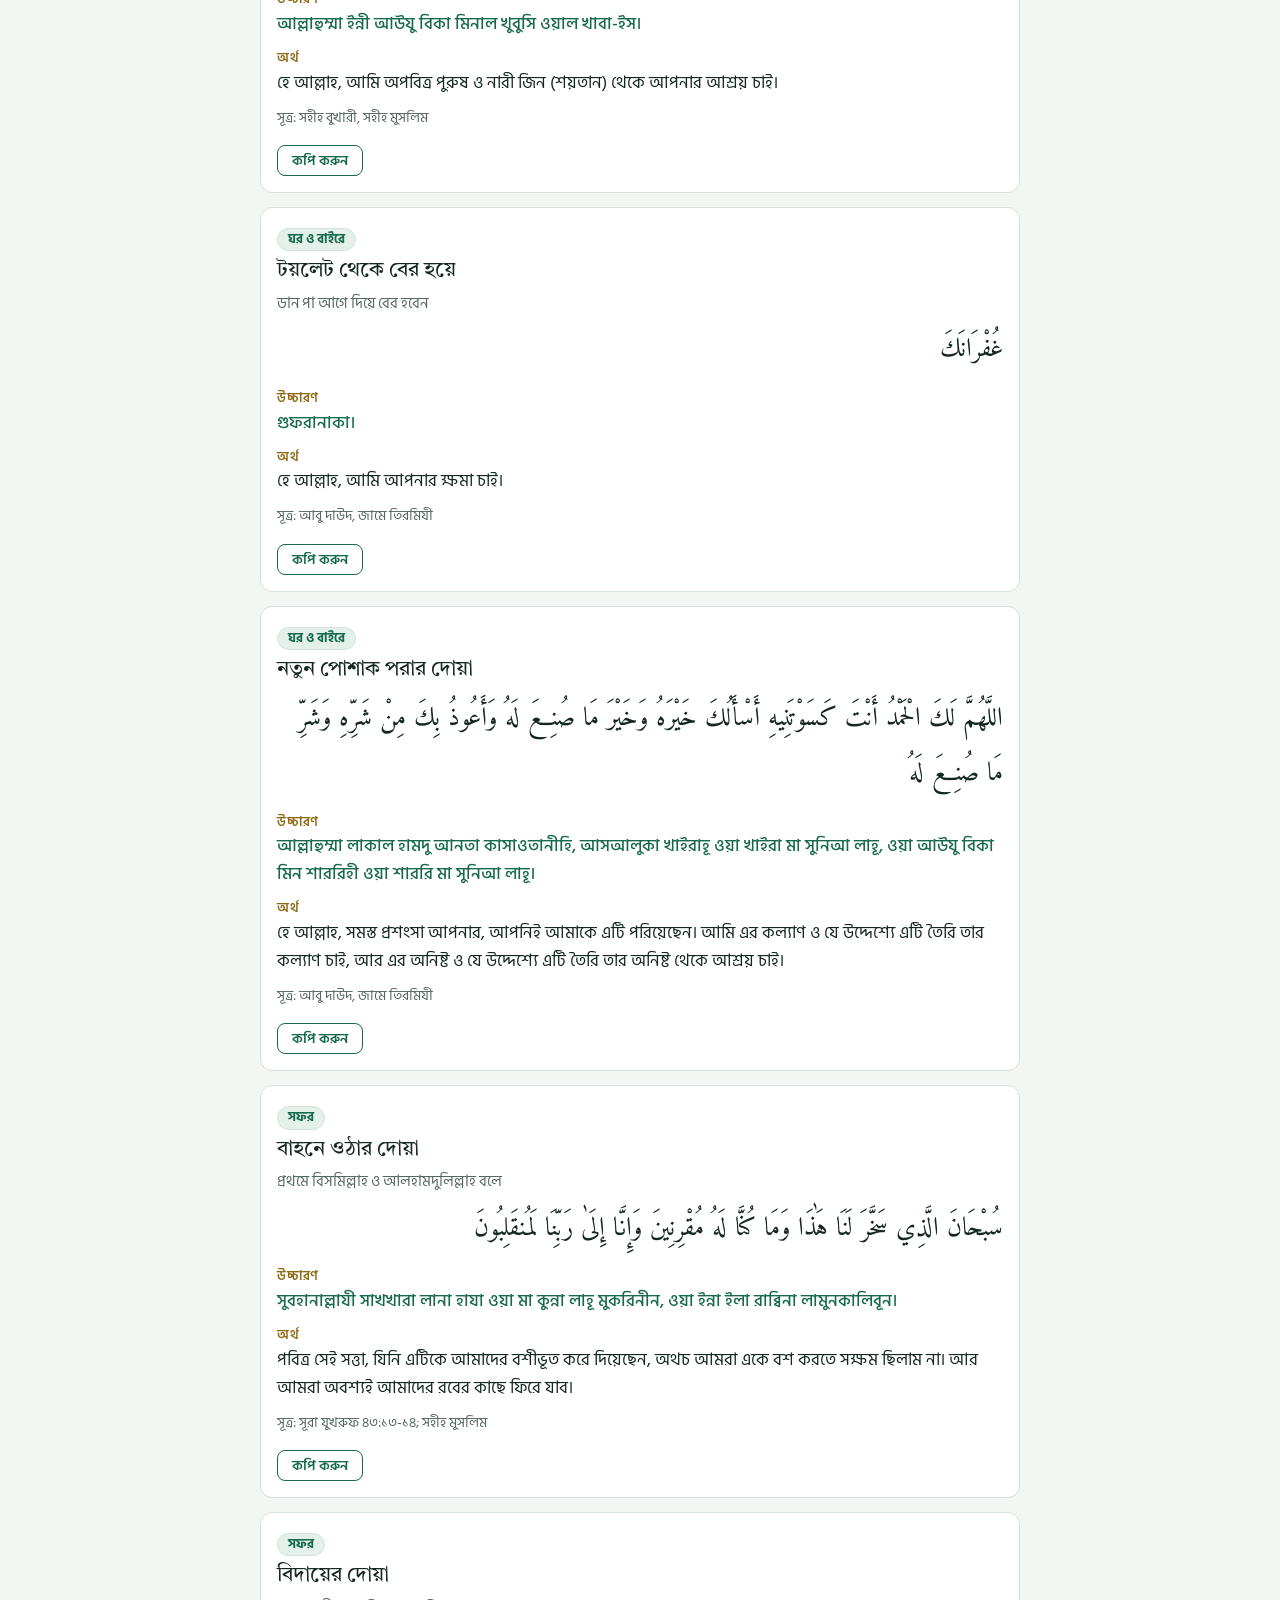
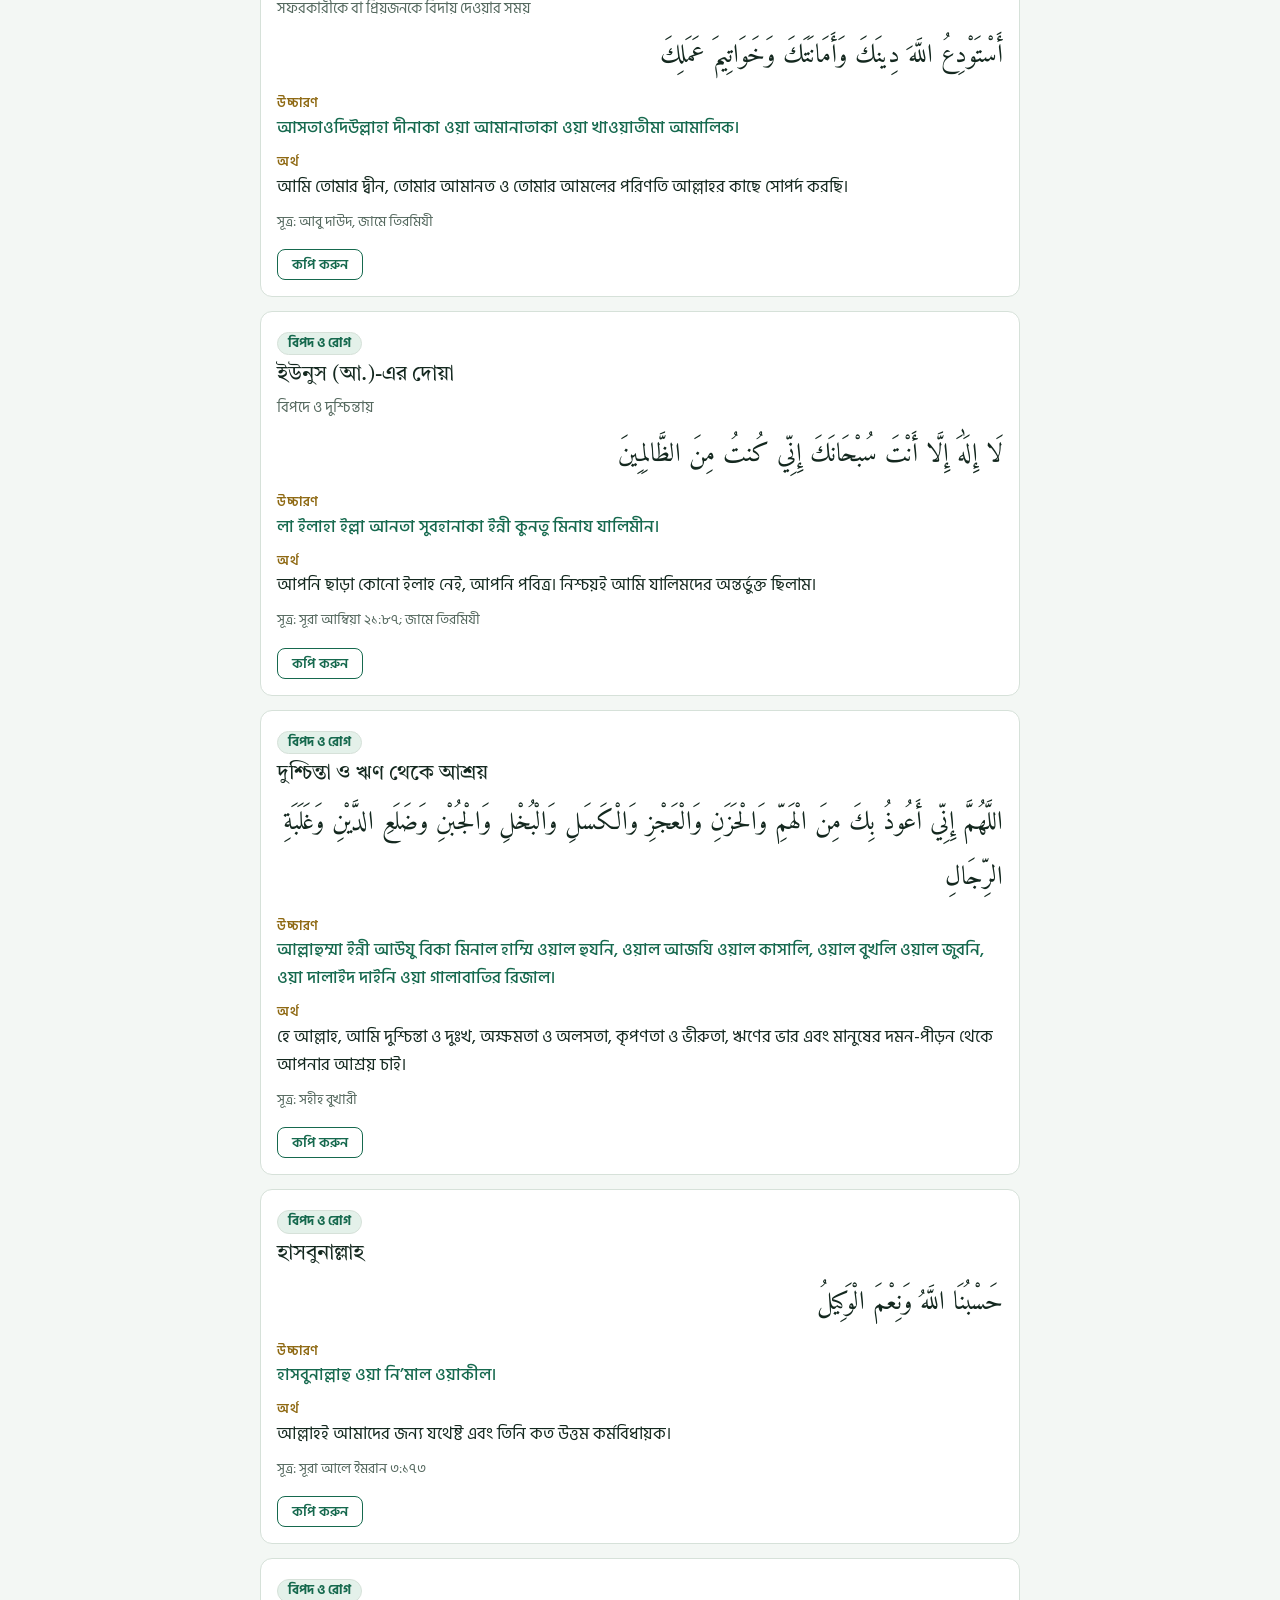
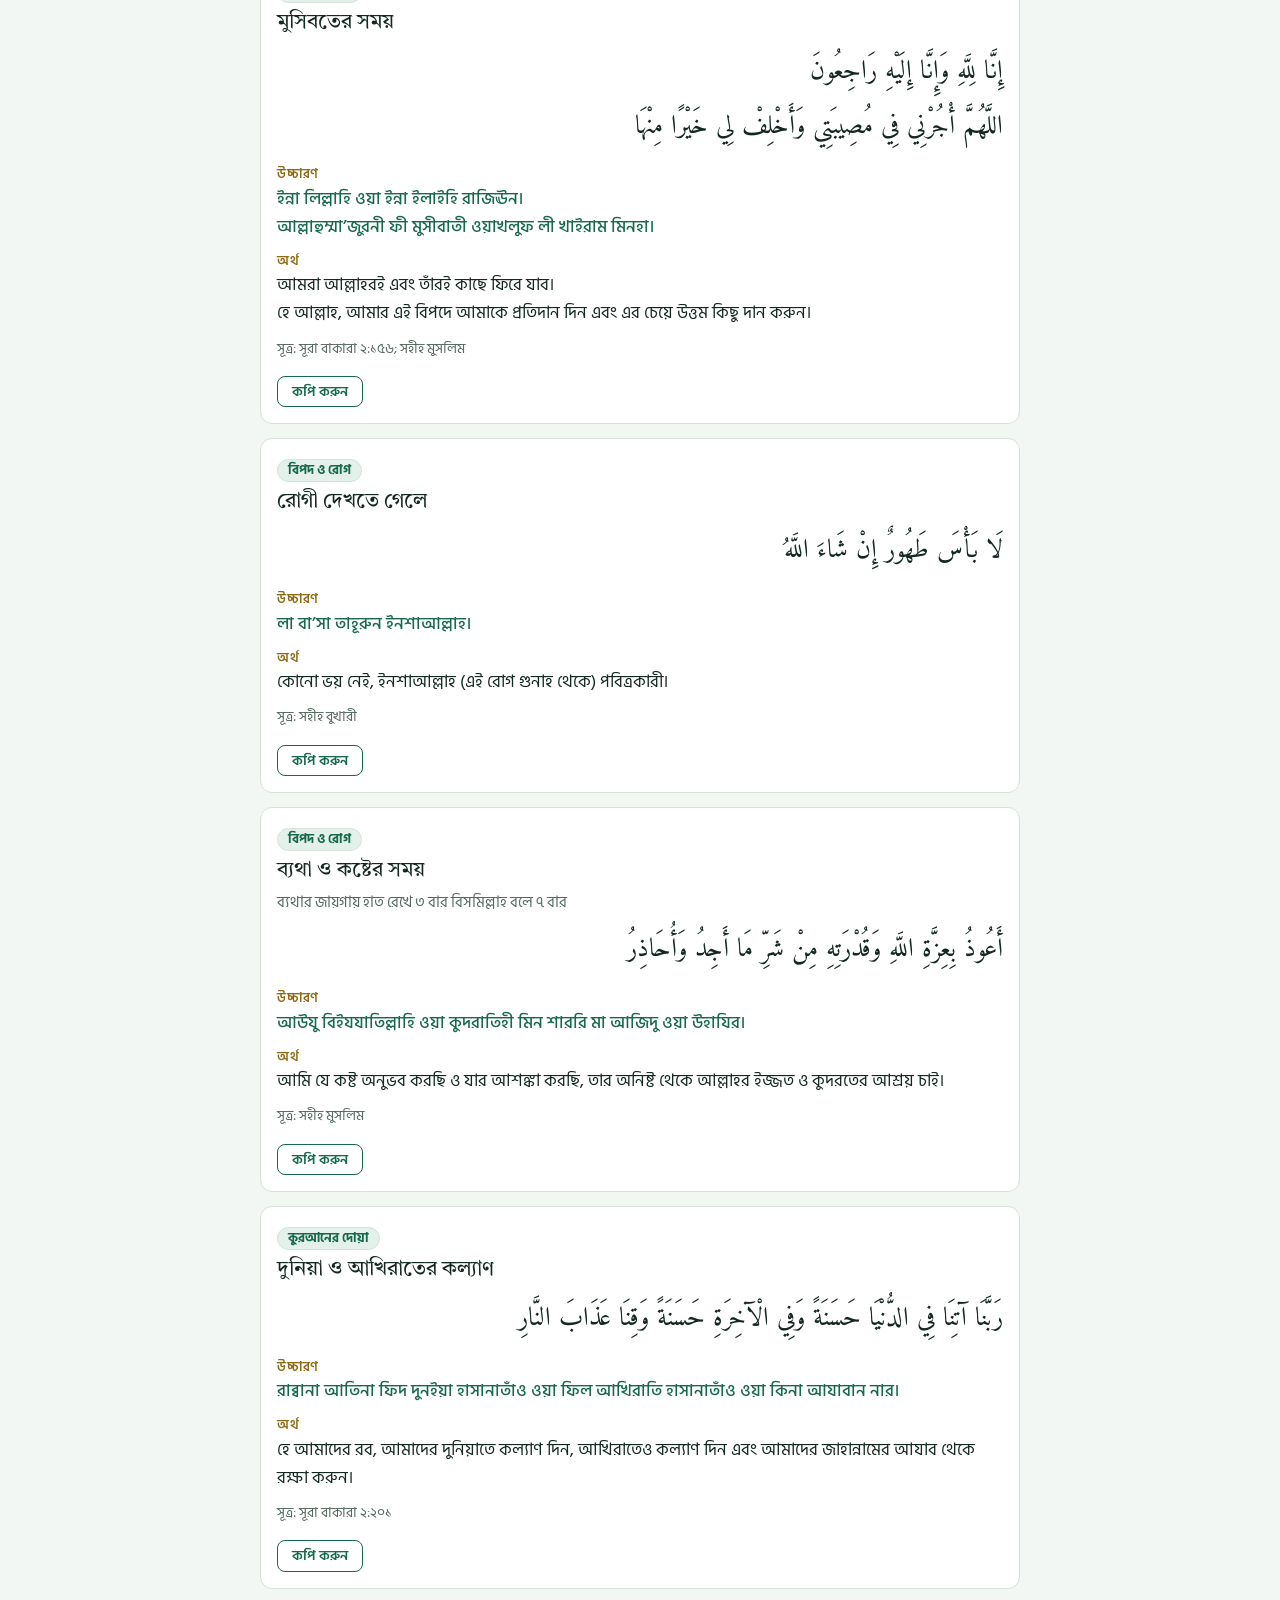
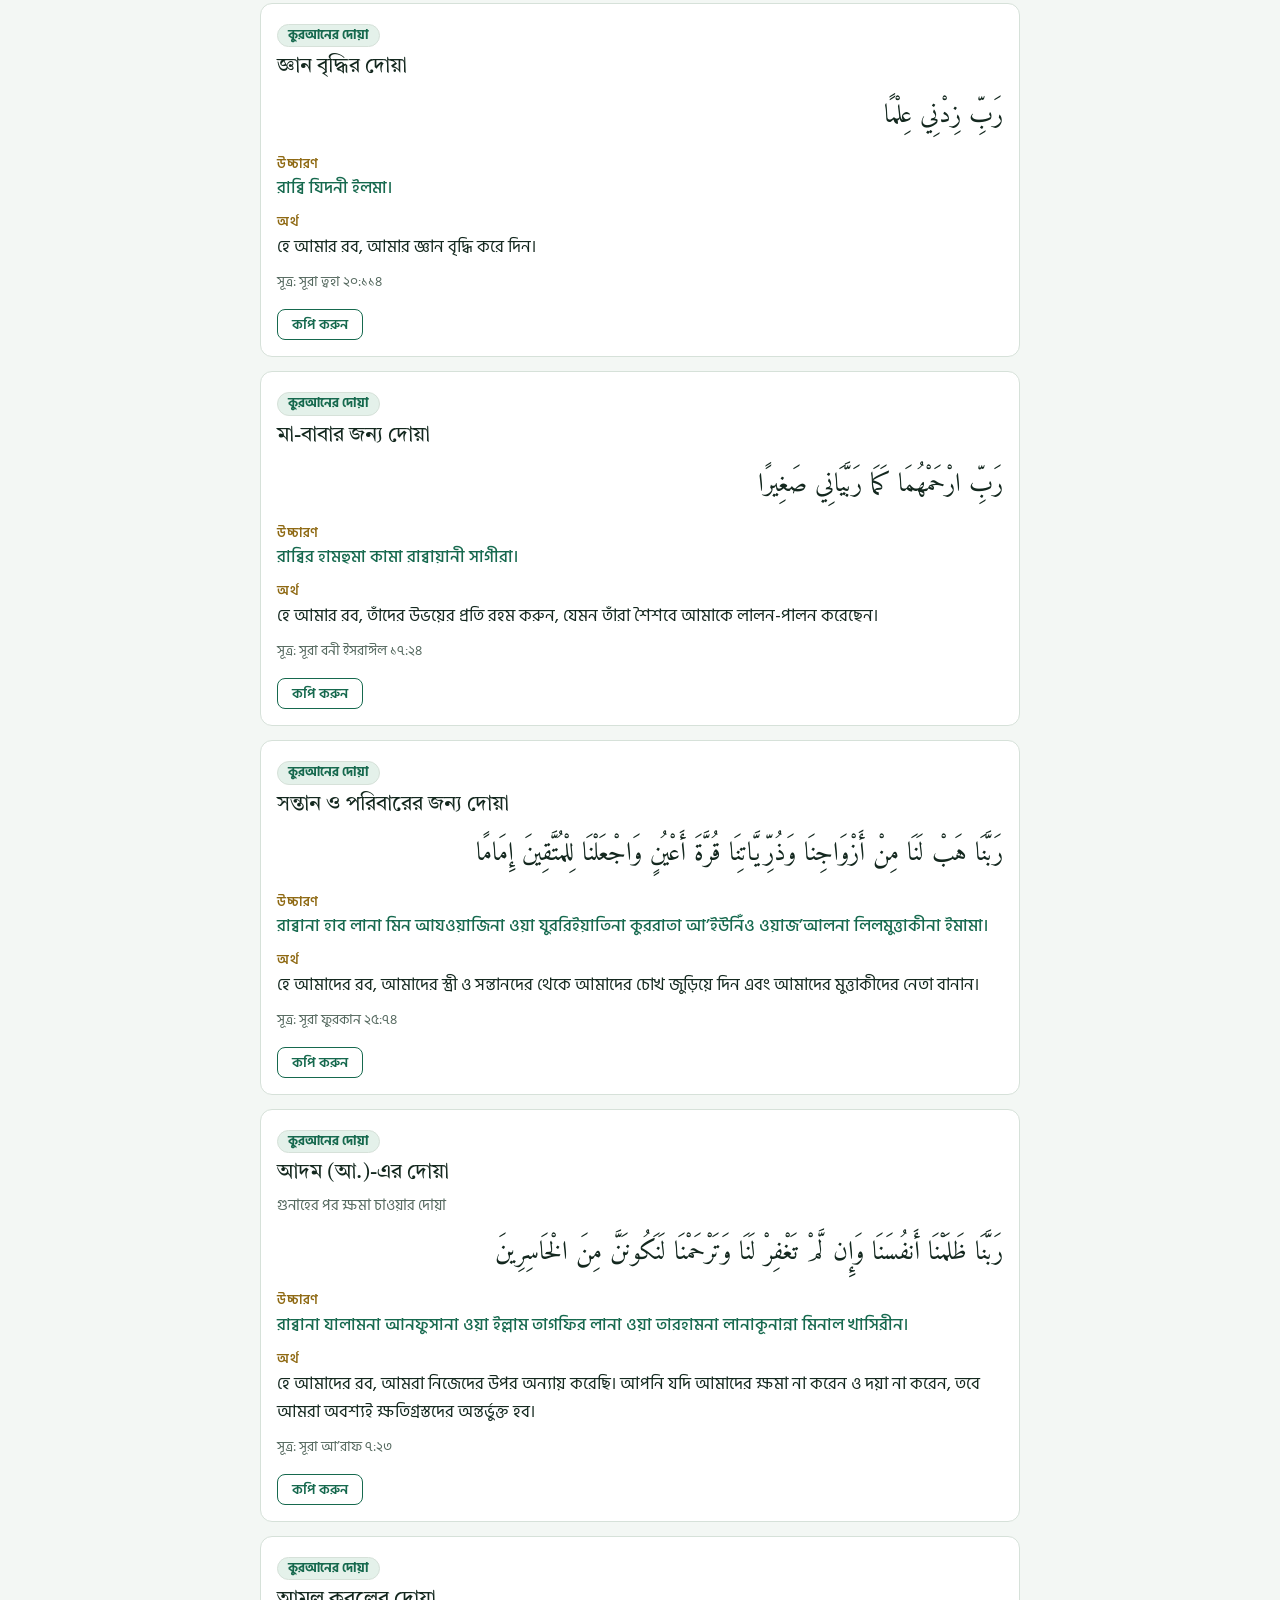
<file: dua.html>
<!doctype html>
<html lang="bn">
<head>
<meta charset="utf-8">
<meta name="viewport" content="width=device-width, initial-scale=1, viewport-fit=cover">
<title>দোয়া — ফাদিলমুন্সী বাড়ি জামে মসজিদ</title>
<meta name="theme-color" content="#025054">
<meta name="description" content="দৈনন্দিন জীবনের মাসনুন দোয়া: আরবি, বাংলা উচ্চারণ, অর্থ ও সূত্রসহ">
<link rel="icon" type="image/png" href="icon-192.png">
<link rel="preconnect" href="https://fonts.googleapis.com">
<link rel="preconnect" href="https://fonts.gstatic.com" crossorigin>
<link rel="stylesheet" href="https://fonts.googleapis.com/css2?family=Amiri:wght@400;700&family=Hind+Siliguri:wght@400;500;600;700&family=Tiro+Bangla&display=swap">
<link rel="stylesheet" href="edu.css">
</head>
<body>
<div class="topbar"><a class="back" href="index.html">← হোম</a><span class="tt">দোয়া</span><button class="fs" id="fsBtn" type="button" aria-label="আরবি লেখার সাইজ বদলান">Aa</button></div>
<main class="wrap">
  <div class="intro">
    <h1>দোয়া</h1>
    <p>কুরআন ও সহীহ হাদিস থেকে দৈনন্দিন দোয়া। বিষয় বেছে নিন বা খুঁজুন।</p>
  </div>
  <div class="stick">
    <input class="search" id="q" type="search" placeholder="দোয়া খুঁজুন (যেমন: খাওয়া, সফর, ঘুম)" aria-label="দোয়া খুঁজুন">
    <div class="chips" id="chips" role="tablist" aria-label="বিষয়"></div>
  </div>
  <p class="small" id="cnt"></p>
  <div class="list" id="out" aria-live="polite"></div>
</main>
<script src="edu.js"></script>
<script>
(function () {
  var h = EDU.h, bn = EDU.bn;
  var C = { sm: 'সকাল-সন্ধ্যা', gh: 'ঘুম', kh: 'খাওয়া-দাওয়া', ms: 'মসজিদ ও নামাজ', gr: 'ঘর ও বাইরে', sf: 'সফর', bp: 'বিপদ ও রোগ', qr: 'কুরআনের দোয়া', mk: 'ক্ষমা ও হেদায়াত', jn: 'জানাজা ও কবর' };

  var D = [
    /* সকাল-সন্ধ্যা */
    { c: 'sm', t: 'আয়াতুল কুরসি', n: 'সকাল-সন্ধ্যা এবং প্রতি ফরজ নামাজের পর, ঘুমের আগে',
      a: 'اللَّهُ لَا إِلَٰهَ إِلَّا هُوَ الْحَيُّ الْقَيُّومُ لَا تَأْخُذُهُ سِنَةٌ وَلَا نَوْمٌ لَهُ مَا فِي السَّمَاوَاتِ وَمَا فِي الْأَرْضِ مَنْ ذَا الَّذِي يَشْفَعُ عِنْدَهُ إِلَّا بِإِذْنِهِ يَعْلَمُ مَا بَيْنَ أَيْدِيهِمْ وَمَا خَلْفَهُمْ وَلَا يُحِيطُونَ بِشَيْءٍ مِنْ عِلْمِهِ إِلَّا بِمَا شَاءَ وَسِعَ كُرْسِيُّهُ السَّمَاوَاتِ وَالْأَرْضَ وَلَا يَئُودُهُ حِفْظُهُمَا وَهُوَ الْعَلِيُّ الْعَظِيمُ',
      r: 'আল্লাহু লা ইলাহা ইল্লা হুওয়াল হাইয়্যুল কাইয়্যূম। লা তা’খুযুহূ সিনাতুঁ ওয়া লা নাউম। লাহূ মা ফিস সামাওয়াতি ওয়া মা ফিল আরদ। মান যাল্লাযী ইয়াশফাউ ইনদাহূ ইল্লা বিইযনিহ। ইয়া’লামু মা বাইনা আইদীহিম ওয়া মা খালফাহুম। ওয়া লা ইউহীতূনা বিশাইয়িম মিন ইলমিহী ইল্লা বিমা শা-আ। ওয়াসি’আ কুরসিয়্যুহুস সামাওয়াতি ওয়াল আরদ। ওয়া লা ইয়াউদুহূ হিফযুহুমা। ওয়া হুওয়াল আলিয়্যুল আযীম।',
      m: 'আল্লাহ ছাড়া কোনো ইলাহ নেই, তিনি চিরঞ্জীব, সবকিছুর ধারক। তন্দ্রা ও নিদ্রা তাঁকে স্পর্শ করে না। আসমান ও জমিনে যা কিছু আছে সব তাঁরই। তাঁর অনুমতি ছাড়া কে তাঁর কাছে সুপারিশ করবে? তিনি তাদের সামনের ও পিছনের সবই জানেন। তিনি যতটুকু চান ততটুকু ছাড়া তাঁর জ্ঞানের কিছুই তারা আয়ত্ত করতে পারে না। তাঁর কুরসি আসমান ও জমিন জুড়ে বিস্তৃত। এ দুটির রক্ষণাবেক্ষণ তাঁকে ক্লান্ত করে না। তিনি সর্বোচ্চ, সুমহান।', s: 'সূরা বাকারা ২:২৫৫' },
    { c: 'sm', t: 'সাইয়্যিদুল ইসতিগফার', n: 'সকাল বা সন্ধ্যায় দৃঢ় বিশ্বাসের সাথে পড়ার বিশেষ ফযীলত হাদিসে এসেছে',
      a: 'اللَّهُمَّ أَنْتَ رَبِّي لَا إِلَٰهَ إِلَّا أَنْتَ خَلَقْتَنِي وَأَنَا عَبْدُكَ وَأَنَا عَلَىٰ عَهْدِكَ وَوَعْدِكَ مَا اسْتَطَعْتُ أَعُوذُ بِكَ مِنْ شَرِّ مَا صَنَعْتُ أَبُوءُ لَكَ بِنِعْمَتِكَ عَلَيَّ وَأَبُوءُ بِذَنْبِي فَاغْفِرْ لِي فَإِنَّهُ لَا يَغْفِرُ الذُّنُوبَ إِلَّا أَنْتَ',
      r: 'আল্লাহুম্মা আনতা রাব্বী লা ইলাহা ইল্লা আনতা, খালাকতানী ওয়া আনা আবদুকা, ওয়া আনা আলা আহদিকা ওয়া ওয়া’দিকা মাসতাতা’তু। আউযু বিকা মিন শাররি মা সানা’তু, আবূউ লাকা বিনি’মাতিকা আলাইয়্যা, ওয়া আবূউ বিযাম্বী, ফাগফির লী, ফাইন্নাহূ লা ইয়াগফিরুয যুনূবা ইল্লা আনতা।',
      m: 'হে আল্লাহ, আপনি আমার রব, আপনি ছাড়া কোনো ইলাহ নেই। আপনি আমাকে সৃষ্টি করেছেন, আমি আপনার বান্দা। আমি যথাসাধ্য আপনার অঙ্গীকার ও প্রতিশ্রুতির উপর আছি। আমি যা করেছি তার অনিষ্ট থেকে আপনার আশ্রয় চাই। আমার উপর আপনার নিয়ামত স্বীকার করছি এবং আমার গুনাহও স্বীকার করছি। তাই আমাকে ক্ষমা করুন, কারণ আপনি ছাড়া কেউ গুনাহ ক্ষমা করতে পারে না।', s: 'সহীহ বুখারী' },
    { c: 'sm', t: 'সকালের দোয়া',
      a: 'اللَّهُمَّ بِكَ أَصْبَحْنَا وَبِكَ أَمْسَيْنَا وَبِكَ نَحْيَا وَبِكَ نَمُوتُ وَإِلَيْكَ النُّشُورُ',
      r: 'আল্লাহুম্মা বিকা আসবাহনা, ওয়া বিকা আমসাইনা, ওয়া বিকা নাহইয়া, ওয়া বিকা নামূতু, ওয়া ইলাইকান নুশূর।',
      m: 'হে আল্লাহ, আপনারই নামে আমরা সকাল করলাম, আপনারই নামে সন্ধ্যা করলাম, আপনারই নামে বাঁচি ও মরি, আর আপনার কাছেই পুনরুত্থান।', s: 'জামে তিরমিযী' },
    { c: 'sm', t: 'সন্ধ্যার দোয়া',
      a: 'اللَّهُمَّ بِكَ أَمْسَيْنَا وَبِكَ أَصْبَحْنَا وَبِكَ نَحْيَا وَبِكَ نَمُوتُ وَإِلَيْكَ الْمَصِيرُ',
      r: 'আল্লাহুম্মা বিকা আমসাইনা, ওয়া বিকা আসবাহনা, ওয়া বিকা নাহইয়া, ওয়া বিকা নামূতু, ওয়া ইলাইকাল মাসীর।',
      m: 'হে আল্লাহ, আপনারই নামে আমরা সন্ধ্যা করলাম, আপনারই নামে সকাল করলাম, আপনারই নামে বাঁচি ও মরি, আর আপনার কাছেই ফিরে যাওয়া।', s: 'জামে তিরমিযী' },
    { c: 'sm', t: 'ক্ষতি থেকে নিরাপত্তার দোয়া', n: 'সকাল ও সন্ধ্যায় ৩ বার',
      a: 'بِسْمِ اللَّهِ الَّذِي لَا يَضُرُّ مَعَ اسْمِهِ شَيْءٌ فِي الْأَرْضِ وَلَا فِي السَّمَاءِ وَهُوَ السَّمِيعُ الْعَلِيمُ',
      r: 'বিসমিল্লাহিল্লাযী লা ইয়াদুররু মা’আসমিহী শাইউন ফিল আরদি ওয়া লা ফিস সামা-ই, ওয়া হুওয়াস সামীউল আলীম।',
      m: 'আল্লাহর নামে, যাঁর নামের সাথে আসমান ও জমিনের কোনো কিছুই ক্ষতি করতে পারে না। তিনি সর্বশ্রোতা, সর্বজ্ঞ।', s: 'আবু দাউদ, জামে তিরমিযী' },

    /* ঘুম */
    { c: 'gh', t: 'ঘুমানোর দোয়া',
      a: 'بِاسْمِكَ اللَّهُمَّ أَمُوتُ وَأَحْيَا',
      r: 'বিসমিকাল্লাহুম্মা আমূতু ওয়া আহইয়া।',
      m: 'হে আল্লাহ, আপনার নামেই মরি (ঘুমাই) এবং বাঁচি (জাগি)।', s: 'সহীহ বুখারী' },
    { c: 'gh', t: 'ঘুমের আগে তাসবীহ', n: 'সুবহানাল্লাহ ৩৩ বার, আলহামদুলিল্লাহ ৩৩ বার, আল্লাহু আকবার ৩৪ বার',
      a: 'سُبْحَانَ اللَّهِ (٣٣)\nالْحَمْدُ لِلَّهِ (٣٣)\nاللَّهُ أَكْبَرُ (٣٤)',
      r: 'সুবহানাল্লাহ (৩৩ বার)\nআলহামদুলিল্লাহ (৩৩ বার)\nআল্লাহু আকবার (৩৪ বার)',
      m: 'আল্লাহ পবিত্র। সমস্ত প্রশংসা আল্লাহর। আল্লাহ সবচেয়ে বড়।', s: 'সহীহ বুখারী, সহীহ মুসলিম' },
    { c: 'gh', t: 'ঘুম থেকে উঠে',
      a: 'الْحَمْدُ لِلَّهِ الَّذِي أَحْيَانَا بَعْدَ مَا أَمَاتَنَا وَإِلَيْهِ النُّشُورُ',
      r: 'আলহামদু লিল্লাহিল্লাযী আহইয়ানা বা’দা মা আমাতানা ওয়া ইলাইহিন নুশূর।',
      m: 'সমস্ত প্রশংসা আল্লাহর, যিনি আমাদের মৃত্যুর (ঘুমের) পর জীবিত করলেন। আর তাঁর কাছেই পুনরুত্থান।', s: 'সহীহ বুখারী' },

    /* খাওয়া-দাওয়া */
    { c: 'kh', t: 'খাওয়ার শুরুতে',
      a: 'بِسْمِ اللَّهِ',
      r: 'বিসমিল্লাহ।',
      m: 'আল্লাহর নামে (শুরু করছি)।', s: 'সহীহ বুখারী, সহীহ মুসলিম' },
    { c: 'kh', t: 'শুরুতে ভুলে গেলে',
      a: 'بِسْمِ اللَّهِ أَوَّلَهُ وَآخِرَهُ',
      r: 'বিসমিল্লাহি আউয়ালাহূ ওয়া আখিরাহ।',
      m: 'শুরুতে ও শেষে আল্লাহর নামে।', s: 'আবু দাউদ, জামে তিরমিযী' },
    { c: 'kh', t: 'খাওয়ার শেষে',
      a: 'الْحَمْدُ لِلَّهِ الَّذِي أَطْعَمَنَا وَسَقَانَا وَجَعَلَنَا مُسْلِمِينَ',
      r: 'আলহামদু লিল্লাহিল্লাযী আত’আমানা ওয়া সাকানা ওয়া জা’আলানা মুসলিমীন।',
      m: 'সমস্ত প্রশংসা আল্লাহর, যিনি আমাদের খাওয়ালেন, পান করালেন এবং মুসলিম বানালেন।', s: 'আবু দাউদ, জামে তিরমিযী' },
    { c: 'kh', t: 'ইফতারের সময়',
      a: 'ذَهَبَ الظَّمَأُ وَابْتَلَّتِ الْعُرُوقُ وَثَبَتَ الْأَجْرُ إِنْ شَاءَ اللَّهُ',
      r: 'যাহাবায যামাউ ওয়াবতাল্লাতিল উরূকু ওয়া সাবাতাল আজরু ইনশাআল্লাহ।',
      m: 'পিপাসা দূর হলো, শিরা-উপশিরা সিক্ত হলো এবং ইনশাআল্লাহ সওয়াব নিশ্চিত হলো।', s: 'আবু দাউদ' },
    { c: 'kh', t: 'ইফতারের প্রচলিত দোয়া', n: 'এই দোয়ার সনদ দুর্বল বলে মুহাদ্দিসগণ বলেছেন, তবে বহুল প্রচলিত',
      a: 'اللَّهُمَّ لَكَ صُمْتُ وَعَلَىٰ رِزْقِكَ أَفْطَرْتُ',
      r: 'আল্লাহুম্মা লাকা সুমতু ওয়া আলা রিযকিকা আফতারতু।',
      m: 'হে আল্লাহ, আপনার জন্য রোজা রেখেছি এবং আপনার দেওয়া রিযিক দিয়ে ইফতার করছি।', s: 'আবু দাউদ (মুরসাল সূত্রে)' },

    /* মসজিদ ও নামাজ */
    { c: 'ms', t: 'অজুর পরের দোয়া',
      a: 'أَشْهَدُ أَنْ لَا إِلَٰهَ إِلَّا اللَّهُ وَحْدَهُ لَا شَرِيكَ لَهُ وَأَشْهَدُ أَنَّ مُحَمَّدًا عَبْدُهُ وَرَسُولُهُ\nاللَّهُمَّ اجْعَلْنِي مِنَ التَّوَّابِينَ وَاجْعَلْنِي مِنَ الْمُتَطَهِّرِينَ',
      r: 'আশহাদু আল্লা ইলাহা ইল্লাল্লাহু ওয়াহদাহূ লা শারীকা লাহূ, ওয়া আশহাদু আন্না মুহাম্মাদান আবদুহূ ওয়া রাসূলুহূ।\nআল্লাহুম্মাজ’আলনী মিনাত তাওওয়াবীনা ওয়াজ’আলনী মিনাল মুতাত্বাহহিরীন।',
      m: 'আমি সাক্ষ্য দিচ্ছি আল্লাহ ছাড়া কোনো ইলাহ নেই, তিনি একক, তাঁর কোনো শরিক নেই। আর সাক্ষ্য দিচ্ছি মুহাম্মাদ (সা.) তাঁর বান্দা ও রাসূল।\nহে আল্লাহ, আমাকে তাওবাকারীদের এবং পবিত্রতা অর্জনকারীদের অন্তর্ভুক্ত করুন।', s: 'সহীহ মুসলিম, জামে তিরমিযী' },
    { c: 'ms', t: 'মসজিদে ঢোকার দোয়া', n: 'ডান পা আগে দিয়ে ঢুকবেন',
      a: 'اللَّهُمَّ افْتَحْ لِي أَبْوَابَ رَحْمَتِكَ',
      r: 'আল্লাহুম্মাফতাহ লী আবওয়াবা রাহমাতিক।',
      m: 'হে আল্লাহ, আমার জন্য আপনার রহমতের দরজাগুলো খুলে দিন।', s: 'সহীহ মুসলিম' },
    { c: 'ms', t: 'মসজিদ থেকে বের হওয়ার দোয়া', n: 'বাম পা আগে দিয়ে বের হবেন',
      a: 'اللَّهُمَّ إِنِّي أَسْأَلُكَ مِنْ فَضْلِكَ',
      r: 'আল্লাহুম্মা ইন্নী আসআলুকা মিন ফাযলিক।',
      m: 'হে আল্লাহ, আমি আপনার অনুগ্রহ প্রার্থনা করছি।', s: 'সহীহ মুসলিম' },
    { c: 'ms', t: 'আযানের পরের দোয়া',
      a: 'اللَّهُمَّ رَبَّ هَذِهِ الدَّعْوَةِ التَّامَّةِ وَالصَّلَاةِ الْقَائِمَةِ آتِ مُحَمَّدًا الْوَسِيلَةَ وَالْفَضِيلَةَ وَابْعَثْهُ مَقَامًا مَحْمُودًا الَّذِي وَعَدْتَهُ',
      r: 'আল্লাহুম্মা রাব্বা হাযিহিদ দা’ওয়াতিত তাম্মাহ, ওয়াস সালাতিল কা-ইমাহ, আতি মুহাম্মাদানিল ওয়াসীলাতা ওয়াল ফাযীলাহ, ওয়াব’আসহু মাকামাম মাহমূদানিল্লাযী ওয়া’আদতাহ।',
      m: 'হে আল্লাহ, এই পূর্ণাঙ্গ আহ্বান ও প্রতিষ্ঠিত নামাজের রব, মুহাম্মাদ (সা.)-কে ওয়াসীলা ও ফযীলত দান করুন এবং তাঁকে সেই প্রশংসিত স্থানে পৌঁছান, যার প্রতিশ্রুতি আপনি দিয়েছেন।', s: 'সহীহ বুখারী' },
    { c: 'ms', t: 'দোয়া কুনূত', n: 'বিতরের তৃতীয় রাকাতে',
      a: 'اللَّهُمَّ إِنَّا نَسْتَعِينُكَ وَنَسْتَغْفِرُكَ وَنُؤْمِنُ بِكَ وَنَتَوَكَّلُ عَلَيْكَ وَنُثْنِي عَلَيْكَ الْخَيْرَ وَنَشْكُرُكَ وَلَا نَكْفُرُكَ وَنَخْلَعُ وَنَتْرُكُ مَنْ يَفْجُرُكَ\nاللَّهُمَّ إِيَّاكَ نَعْبُدُ وَلَكَ نُصَلِّي وَنَسْجُدُ وَإِلَيْكَ نَسْعَىٰ وَنَحْفِدُ وَنَرْجُو رَحْمَتَكَ وَنَخْشَىٰ عَذَابَكَ إِنَّ عَذَابَكَ بِالْكُفَّارِ مُلْحِقٌ',
      r: 'আল্লাহুম্মা ইন্না নাসতাঈনুকা ওয়া নাসতাগফিরুকা ওয়া নু’মিনু বিকা ওয়া নাতাওয়াক্কালু আলাইকা ওয়া নুসনী আলাইকাল খাইর, ওয়া নাশকুরুকা ওয়া লা নাকফুরুকা ওয়া নাখলাউ ওয়া নাতরুকু মাই ইয়াফজুরুক।\nআল্লাহুম্মা ইয়্যাকা না’বুদু ওয়া লাকা নুসাল্লী ওয়া নাসজুদু, ওয়া ইলাইকা নাস’আ ওয়া নাহফিদু, ওয়া নারজু রাহমাতাকা ওয়া নাখশা আযাবাকা, ইন্না আযাবাকা বিলকুফফারি মুলহিক।',
      m: 'হে আল্লাহ, আমরা আপনার কাছে সাহায্য চাই, ক্ষমা চাই, আপনার উপর ঈমান আনি, ভরসা করি এবং উত্তমভাবে আপনার প্রশংসা করি। আমরা আপনার শুকরিয়া আদায় করি, অকৃতজ্ঞ হই না; যে আপনার নাফরমানি করে তাকে ত্যাগ করি ও বর্জন করি।\nহে আল্লাহ, আমরা শুধু আপনারই ইবাদত করি, আপনার জন্যই নামাজ পড়ি ও সিজদা করি, আপনার দিকেই ছুটে যাই ও দ্রুত অগ্রসর হই। আপনার রহমতের আশা করি, আপনার আযাবকে ভয় করি। নিশ্চয়ই আপনার আযাব কাফিরদের উপর পতিত হবে।', s: 'সাহাবীদের আমল (আছার)' },

    /* ঘর ও বাইরে */
    { c: 'gr', t: 'বাড়ি থেকে বের হওয়ার দোয়া',
      a: 'بِسْمِ اللَّهِ تَوَكَّلْتُ عَلَى اللَّهِ وَلَا حَوْلَ وَلَا قُوَّةَ إِلَّا بِاللَّهِ',
      r: 'বিসমিল্লাহি তাওয়াক্কালতু আলাল্লাহি, ওয়া লা হাওলা ওয়া লা কুওওয়াতা ইল্লা বিল্লাহ।',
      m: 'আল্লাহর নামে, আল্লাহর উপর ভরসা করলাম। আল্লাহর সাহায্য ছাড়া কোনো উপায় ও শক্তি নেই।', s: 'আবু দাউদ, জামে তিরমিযী' },
    { c: 'gr', t: 'ঘরে ঢোকার দোয়া', n: 'এরপর ঘরের লোকদের সালাম দেবেন',
      a: 'بِسْمِ اللَّهِ وَلَجْنَا وَبِسْمِ اللَّهِ خَرَجْنَا وَعَلَىٰ رَبِّنَا تَوَكَّلْنَا',
      r: 'বিসমিল্লাহি ওয়ালাজনা, ওয়া বিসমিল্লাহি খারাজনা, ওয়া আলা রাব্বিনা তাওয়াক্কালনা।',
      m: 'আল্লাহর নামে ঢুকলাম, আল্লাহর নামে বের হলাম এবং আমাদের রবের উপরই ভরসা করলাম।', s: 'আবু দাউদ' },
    { c: 'gr', t: 'টয়লেটে ঢোকার আগে', n: 'বাম পা আগে দিয়ে ঢুকবেন',
      a: 'اللَّهُمَّ إِنِّي أَعُوذُ بِكَ مِنَ الْخُبُثِ وَالْخَبَائِثِ',
      r: 'আল্লাহুম্মা ইন্নী আউযু বিকা মিনাল খুবুসি ওয়াল খাবা-ইস।',
      m: 'হে আল্লাহ, আমি অপবিত্র পুরুষ ও নারী জিন (শয়তান) থেকে আপনার আশ্রয় চাই।', s: 'সহীহ বুখারী, সহীহ মুসলিম' },
    { c: 'gr', t: 'টয়লেট থেকে বের হয়ে', n: 'ডান পা আগে দিয়ে বের হবেন',
      a: 'غُفْرَانَكَ',
      r: 'গুফরানাকা।',
      m: 'হে আল্লাহ, আমি আপনার ক্ষমা চাই।', s: 'আবু দাউদ, জামে তিরমিযী' },
    { c: 'gr', t: 'নতুন পোশাক পরার দোয়া',
      a: 'اللَّهُمَّ لَكَ الْحَمْدُ أَنْتَ كَسَوْتَنِيهِ أَسْأَلُكَ خَيْرَهُ وَخَيْرَ مَا صُنِعَ لَهُ وَأَعُوذُ بِكَ مِنْ شَرِّهِ وَشَرِّ مَا صُنِعَ لَهُ',
      r: 'আল্লাহুম্মা লাকাল হামদু আনতা কাসাওতানীহি, আসআলুকা খাইরাহূ ওয়া খাইরা মা সুনিআ লাহূ, ওয়া আউযু বিকা মিন শাররিহী ওয়া শাররি মা সুনিআ লাহূ।',
      m: 'হে আল্লাহ, সমস্ত প্রশংসা আপনার, আপনিই আমাকে এটি পরিয়েছেন। আমি এর কল্যাণ ও যে উদ্দেশ্যে এটি তৈরি তার কল্যাণ চাই, আর এর অনিষ্ট ও যে উদ্দেশ্যে এটি তৈরি তার অনিষ্ট থেকে আশ্রয় চাই।', s: 'আবু দাউদ, জামে তিরমিযী' },

    /* সফর */
    { c: 'sf', t: 'বাহনে ওঠার দোয়া', n: 'প্রথমে বিসমিল্লাহ ও আলহামদুলিল্লাহ বলে',
      a: 'سُبْحَانَ الَّذِي سَخَّرَ لَنَا هَٰذَا وَمَا كُنَّا لَهُ مُقْرِنِينَ وَإِنَّا إِلَىٰ رَبِّنَا لَمُنقَلِبُونَ',
      r: 'সুবহানাল্লাযী সাখখারা লানা হাযা ওয়া মা কুন্না লাহূ মুকরিনীন, ওয়া ইন্না ইলা রাব্বিনা লামুনকালিবূন।',
      m: 'পবিত্র সেই সত্তা, যিনি এটিকে আমাদের বশীভূত করে দিয়েছেন, অথচ আমরা একে বশ করতে সক্ষম ছিলাম না। আর আমরা অবশ্যই আমাদের রবের কাছে ফিরে যাব।', s: 'সূরা যুখরুফ ৪৩:১৩-১৪; সহীহ মুসলিম' },
    { c: 'sf', t: 'বিদায়ের দোয়া', n: 'সফরকারীকে বা প্রিয়জনকে বিদায় দেওয়ার সময়',
      a: 'أَسْتَوْدِعُ اللَّهَ دِينَكَ وَأَمَانَتَكَ وَخَوَاتِيمَ عَمَلِكَ',
      r: 'আসতাওদিউল্লাহা দীনাকা ওয়া আমানাতাকা ওয়া খাওয়াতীমা আমালিক।',
      m: 'আমি তোমার দ্বীন, তোমার আমানত ও তোমার আমলের পরিণতি আল্লাহর কাছে সোপর্দ করছি।', s: 'আবু দাউদ, জামে তিরমিযী' },

    /* বিপদ ও রোগ */
    { c: 'bp', t: 'ইউনুস (আ.)-এর দোয়া', n: 'বিপদে ও দুশ্চিন্তায়',
      a: 'لَا إِلَٰهَ إِلَّا أَنْتَ سُبْحَانَكَ إِنِّي كُنتُ مِنَ الظَّالِمِينَ',
      r: 'লা ইলাহা ইল্লা আনতা সুবহানাকা ইন্নী কুনতু মিনায যালিমীন।',
      m: 'আপনি ছাড়া কোনো ইলাহ নেই, আপনি পবিত্র। নিশ্চয়ই আমি যালিমদের অন্তর্ভুক্ত ছিলাম।', s: 'সূরা আম্বিয়া ২১:৮৭; জামে তিরমিযী' },
    { c: 'bp', t: 'দুশ্চিন্তা ও ঋণ থেকে আশ্রয়',
      a: 'اللَّهُمَّ إِنِّي أَعُوذُ بِكَ مِنَ الْهَمِّ وَالْحَزَنِ وَالْعَجْزِ وَالْكَسَلِ وَالْبُخْلِ وَالْجُبْنِ وَضَلَعِ الدَّيْنِ وَغَلَبَةِ الرِّجَالِ',
      r: 'আল্লাহুম্মা ইন্নী আউযু বিকা মিনাল হাম্মি ওয়াল হুযনি, ওয়াল আজযি ওয়াল কাসালি, ওয়াল বুখলি ওয়াল জুবনি, ওয়া দালাইদ দাইনি ওয়া গালাবাতির রিজাল।',
      m: 'হে আল্লাহ, আমি দুশ্চিন্তা ও দুঃখ, অক্ষমতা ও অলসতা, কৃপণতা ও ভীরুতা, ঋণের ভার এবং মানুষের দমন-পীড়ন থেকে আপনার আশ্রয় চাই।', s: 'সহীহ বুখারী' },
    { c: 'bp', t: 'হাসবুনাল্লাহ',
      a: 'حَسْبُنَا اللَّهُ وَنِعْمَ الْوَكِيلُ',
      r: 'হাসবুনাল্লাহু ওয়া নি’মাল ওয়াকীল।',
      m: 'আল্লাহই আমাদের জন্য যথেষ্ট এবং তিনি কত উত্তম কর্মবিধায়ক।', s: 'সূরা আলে ইমরান ৩:১৭৩' },
    { c: 'bp', t: 'মুসিবতের সময়',
      a: 'إِنَّا لِلَّهِ وَإِنَّا إِلَيْهِ رَاجِعُونَ\nاللَّهُمَّ أْجُرْنِي فِي مُصِيبَتِي وَأَخْلِفْ لِي خَيْرًا مِنْهَا',
      r: 'ইন্না লিল্লাহি ওয়া ইন্না ইলাইহি রাজিঊন।\nআল্লাহুম্মা’জুরনী ফী মুসীবাতী ওয়াখলুফ লী খাইরাম মিনহা।',
      m: 'আমরা আল্লাহরই এবং তাঁরই কাছে ফিরে যাব।\nহে আল্লাহ, আমার এই বিপদে আমাকে প্রতিদান দিন এবং এর চেয়ে উত্তম কিছু দান করুন।', s: 'সূরা বাকারা ২:১৫৬; সহীহ মুসলিম' },
    { c: 'bp', t: 'রোগী দেখতে গেলে',
      a: 'لَا بَأْسَ طَهُورٌ إِنْ شَاءَ اللَّهُ',
      r: 'লা বা’সা তাহূরুন ইনশাআল্লাহ।',
      m: 'কোনো ভয় নেই, ইনশাআল্লাহ (এই রোগ গুনাহ থেকে) পবিত্রকারী।', s: 'সহীহ বুখারী' },
    { c: 'bp', t: 'ব্যথা ও কষ্টের সময়', n: 'ব্যথার জায়গায় হাত রেখে ৩ বার বিসমিল্লাহ বলে ৭ বার',
      a: 'أَعُوذُ بِعِزَّةِ اللَّهِ وَقُدْرَتِهِ مِنْ شَرِّ مَا أَجِدُ وَأُحَاذِرُ',
      r: 'আউযু বিইযযাতিল্লাহি ওয়া কুদরাতিহী মিন শাররি মা আজিদু ওয়া উহাযির।',
      m: 'আমি যে কষ্ট অনুভব করছি ও যার আশঙ্কা করছি, তার অনিষ্ট থেকে আল্লাহর ইজ্জত ও কুদরতের আশ্রয় চাই।', s: 'সহীহ মুসলিম' },

    /* কুরআনের দোয়া */
    { c: 'qr', t: 'দুনিয়া ও আখিরাতের কল্যাণ',
      a: 'رَبَّنَا آتِنَا فِي الدُّنْيَا حَسَنَةً وَفِي الْآخِرَةِ حَسَنَةً وَقِنَا عَذَابَ النَّارِ',
      r: 'রাব্বানা আতিনা ফিদ দুনইয়া হাসানাতাঁও ওয়া ফিল আখিরাতি হাসানাতাঁও ওয়া কিনা আযাবান নার।',
      m: 'হে আমাদের রব, আমাদের দুনিয়াতে কল্যাণ দিন, আখিরাতেও কল্যাণ দিন এবং আমাদের জাহান্নামের আযাব থেকে রক্ষা করুন।', s: 'সূরা বাকারা ২:২০১' },
    { c: 'qr', t: 'জ্ঞান বৃদ্ধির দোয়া',
      a: 'رَبِّ زِدْنِي عِلْمًا',
      r: 'রাব্বি যিদনী ইলমা।',
      m: 'হে আমার রব, আমার জ্ঞান বৃদ্ধি করে দিন।', s: 'সূরা ত্বহা ২০:১১৪' },
    { c: 'qr', t: 'মা-বাবার জন্য দোয়া',
      a: 'رَبِّ ارْحَمْهُمَا كَمَا رَبَّيَانِي صَغِيرًا',
      r: 'রাব্বির হামহুমা কামা রাব্বায়ানী সাগীরা।',
      m: 'হে আমার রব, তাঁদের উভয়ের প্রতি রহম করুন, যেমন তাঁরা শৈশবে আমাকে লালন-পালন করেছেন।', s: 'সূরা বনী ইসরাঈল ১৭:২৪' },
    { c: 'qr', t: 'সন্তান ও পরিবারের জন্য দোয়া',
      a: 'رَبَّنَا هَبْ لَنَا مِنْ أَزْوَاجِنَا وَذُرِّيَّاتِنَا قُرَّةَ أَعْيُنٍ وَاجْعَلْنَا لِلْمُتَّقِينَ إِمَامًا',
      r: 'রাব্বানা হাব লানা মিন আযওয়াজিনা ওয়া যুররিইয়াতিনা কুররাতা আ’ইউনিঁও ওয়াজ’আলনা লিলমুত্তাকীনা ইমামা।',
      m: 'হে আমাদের রব, আমাদের স্ত্রী ও সন্তানদের থেকে আমাদের চোখ জুড়িয়ে দিন এবং আমাদের মুত্তাকীদের নেতা বানান।', s: 'সূরা ফুরকান ২৫:৭৪' },
    { c: 'qr', t: 'আদম (আ.)-এর দোয়া', n: 'গুনাহের পর ক্ষমা চাওয়ার দোয়া',
      a: 'رَبَّنَا ظَلَمْنَا أَنفُسَنَا وَإِن لَّمْ تَغْفِرْ لَنَا وَتَرْحَمْنَا لَنَكُونَنَّ مِنَ الْخَاسِرِينَ',
      r: 'রাব্বানা যালামনা আনফুসানা ওয়া ইল্লাম তাগফির লানা ওয়া তারহামনা লানাকূনান্না মিনাল খাসিরীন।',
      m: 'হে আমাদের রব, আমরা নিজেদের উপর অন্যায় করেছি। আপনি যদি আমাদের ক্ষমা না করেন ও দয়া না করেন, তবে আমরা অবশ্যই ক্ষতিগ্রস্তদের অন্তর্ভুক্ত হব।', s: 'সূরা আ’রাফ ৭:২৩' },
    { c: 'qr', t: 'আমল কবুলের দোয়া',
      a: 'رَبَّنَا تَقَبَّلْ مِنَّا إِنَّكَ أَنتَ السَّمِيعُ الْعَلِيمُ',
      r: 'রাব্বানা তাকাব্বাল মিন্না, ইন্নাকা আনতাস সামীউল আলীম।',
      m: 'হে আমাদের রব, আমাদের পক্ষ থেকে কবুল করুন। নিশ্চয়ই আপনি সর্বশ্রোতা, সর্বজ্ঞ।', s: 'সূরা বাকারা ২:১২৭' },
    { c: 'qr', t: 'অন্তর হেদায়াতের উপর রাখার দোয়া',
      a: 'رَبَّنَا لَا تُزِغْ قُلُوبَنَا بَعْدَ إِذْ هَدَيْتَنَا وَهَبْ لَنَا مِن لَّدُنكَ رَحْمَةً إِنَّكَ أَنتَ الْوَهَّابُ',
      r: 'রাব্বানা লা তুযিগ কুলূবানা বা’দা ইয হাদাইতানা ওয়া হাব লানা মিল লাদুনকা রাহমাহ, ইন্নাকা আনতাল ওয়াহহাব।',
      m: 'হে আমাদের রব, হেদায়াত দেওয়ার পর আমাদের অন্তর বাঁকা করে দেবেন না এবং আপনার পক্ষ থেকে আমাদের রহমত দান করুন। নিশ্চয়ই আপনি মহাদাতা।', s: 'সূরা আলে ইমরান ৩:৮' },
    { c: 'qr', t: 'ভুল ও অনিচ্ছাকৃত ত্রুটির দোয়া',
      a: 'رَبَّنَا لَا تُؤَاخِذْنَا إِن نَّسِينَا أَوْ أَخْطَأْنَا',
      r: 'রাব্বানা লা তুআখিযনা ইন নাসীনা আও আখতা’না।',
      m: 'হে আমাদের রব, আমরা ভুলে গেলে বা ভুল করলে আমাদের পাকড়াও করবেন না।', s: 'সূরা বাকারা ২:২৮৬' },
    { c: 'qr', t: 'ইবরাহীম (আ.)-এর দোয়া', n: 'নিজের ও সন্তানদের নামাজ কায়েমের জন্য',
      a: 'رَبِّ اجْعَلْنِي مُقِيمَ الصَّلَاةِ وَمِن ذُرِّيَّتِي رَبَّنَا وَتَقَبَّلْ دُعَاءِ',
      r: 'রাব্বিজ’আলনী মুকীমাস সালাতি ওয়া মিন যুররিইয়্যাতী, রাব্বানা ওয়া তাকাব্বাল দু’আ-ই।',
      m: 'হে আমার রব, আমাকে নামাজ কায়েমকারী বানান এবং আমার সন্তানদেরও। হে আমাদের রব, আমার দোয়া কবুল করুন।', s: 'সূরা ইবরাহীম ১৪:৪০' },
    { c: 'qr', t: 'নিজের, মা-বাবার ও মুমিনদের ক্ষমার দোয়া',
      a: 'رَبَّنَا اغْفِرْ لِي وَلِوَالِدَيَّ وَلِلْمُؤْمِنِينَ يَوْمَ يَقُومُ الْحِسَابُ',
      r: 'রাব্বানাগফির লী ওয়া লিওয়ালিদাইয়্যা ওয়া লিলমু’মিনীনা ইয়াওমা ইয়াকূমুল হিসাব।',
      m: 'হে আমাদের রব, হিসাবের দিন আমাকে, আমার মা-বাবাকে এবং মুমিনদের ক্ষমা করুন।', s: 'সূরা ইবরাহীম ১৪:৪১' },

    /* ক্ষমা ও হেদায়াত */
    { c: 'mk', t: 'ইসতিগফার',
      a: 'أَسْتَغْفِرُ اللَّهَ الْعَظِيمَ الَّذِي لَا إِلَٰهَ إِلَّا هُوَ الْحَيُّ الْقَيُّومُ وَأَتُوبُ إِلَيْهِ',
      r: 'আসতাগফিরুল্লাহাল আযীমাল্লাযী লা ইলাহা ইল্লা হুওয়াল হাইয়্যুল কাইয়্যূমু ওয়া আতূবু ইলাইহি।',
      m: 'আমি মহান আল্লাহর কাছে ক্ষমা চাই, যিনি ছাড়া কোনো ইলাহ নেই। তিনি চিরঞ্জীব, সবকিছুর ধারক। আর আমি তাঁর কাছেই তাওবা করি।', s: 'আবু দাউদ, জামে তিরমিযী' },
    { c: 'mk', t: 'অন্তর দ্বীনের উপর অটল রাখার দোয়া',
      a: 'يَا مُقَلِّبَ الْقُلُوبِ ثَبِّتْ قَلْبِي عَلَىٰ دِينِكَ',
      r: 'ইয়া মুকাল্লিবাল কুলূব, সাব্বিত কালবী আলা দীনিক।',
      m: 'হে অন্তরসমূহের পরিবর্তনকারী, আমার অন্তরকে আপনার দ্বীনের উপর অটল রাখুন।', s: 'জামে তিরমিযী' },
    { c: 'mk', t: 'লাইলাতুল কদরের দোয়া',
      a: 'اللَّهُمَّ إِنَّكَ عَفُوٌّ تُحِبُّ الْعَفْوَ فَاعْفُ عَنِّي',
      r: 'আল্লাহুম্মা ইন্নাকা আফুউউন তুহিব্বুল আফওয়া ফা’ফু আন্নী।',
      m: 'হে আল্লাহ, আপনি ক্ষমাশীল, ক্ষমা করতে ভালোবাসেন। তাই আমাকে ক্ষমা করুন।', s: 'জামে তিরমিযী, ইবনে মাজাহ' },
    { c: 'mk', t: 'ইবাদতে সাহায্যের দোয়া',
      a: 'اللَّهُمَّ أَعِنِّي عَلَىٰ ذِكْرِكَ وَشُكْرِكَ وَحُسْنِ عِبَادَتِكَ',
      r: 'আল্লাহুম্মা আইন্নী আলা যিকরিকা ওয়া শুকরিকা ওয়া হুসনি ইবাদাতিক।',
      m: 'হে আল্লাহ, আপনার যিকির, শুকরিয়া ও উত্তমরূপে ইবাদত করতে আমাকে সাহায্য করুন।', s: 'আবু দাউদ, নাসাঈ' },
    { c: 'mk', t: 'হালাল রিযিক ও ঋণমুক্তির দোয়া',
      a: 'اللَّهُمَّ اكْفِنِي بِحَلَالِكَ عَنْ حَرَامِكَ وَأَغْنِنِي بِفَضْلِكَ عَمَّنْ سِوَاكَ',
      r: 'আল্লাহুম্মাকফিনী বিহালালিকা আন হারামিকা, ওয়া আগনিনী বিফাযলিকা আম্মান সিওয়াক।',
      m: 'হে আল্লাহ, আপনার হালাল দিয়ে আমাকে হারাম থেকে যথেষ্ট করে দিন এবং আপনার অনুগ্রহে আপনি ছাড়া অন্য সবার থেকে আমাকে অমুখাপেক্ষী করুন।', s: 'জামে তিরমিযী' },

    /* জানাজা ও কবর */
    { c: 'jn', t: 'জানাজার দোয়া (প্রাপ্তবয়স্কের জন্য)', n: 'জানাজার ৩য় তাকবীরের পর',
      a: 'اللَّهُمَّ اغْفِرْ لِحَيِّنَا وَمَيِّتِنَا وَشَاهِدِنَا وَغَائِبِنَا وَصَغِيرِنَا وَكَبِيرِنَا وَذَكَرِنَا وَأُنْثَانَا\nاللَّهُمَّ مَنْ أَحْيَيْتَهُ مِنَّا فَأَحْيِهِ عَلَى الْإِسْلَامِ وَمَنْ تَوَفَّيْتَهُ مِنَّا فَتَوَفَّهُ عَلَى الْإِيمَانِ',
      r: 'আল্লাহুম্মাগফির লিহাইয়িনা ওয়া মাইয়িতিনা, ওয়া শাহিদিনা ওয়া গায়িবিনা, ওয়া সাগীরিনা ওয়া কাবীরিনা, ওয়া যাকারিনা ওয়া উনসানা।\nআল্লাহুম্মা মান আহইয়াইতাহূ মিন্না ফাআহয়িহী আলাল ইসলাম, ওয়া মান তাওয়াফফাইতাহূ মিন্না ফাতাওয়াফফাহূ আলাল ঈমান।',
      m: 'হে আল্লাহ, আমাদের জীবিত ও মৃত, উপস্থিত ও অনুপস্থিত, ছোট ও বড়, পুরুষ ও নারী সবাইকে ক্ষমা করুন।\nহে আল্লাহ, আমাদের মধ্যে যাকে জীবিত রাখেন তাকে ইসলামের উপর জীবিত রাখুন, আর যাকে মৃত্যু দেন তাকে ঈমানের উপর মৃত্যু দিন।', s: 'আবু দাউদ, জামে তিরমিযী, ইবনে মাজাহ' },
    { c: 'jn', t: 'নাবালক ছেলের জানাজার দোয়া', n: 'নাবালিকা মেয়ে হলে “আজআলহু” এর স্থানে “আজআলহা”, “শাফিআন ওয়া মুশাফফাআন”-এর স্থানে “শাফিআতাঁও ওয়া মুশাফফাআহ” বলবেন',
      a: 'اللَّهُمَّ اجْعَلْهُ لَنَا فَرَطًا وَاجْعَلْهُ لَنَا أَجْرًا وَذُخْرًا وَاجْعَلْهُ لَنَا شَافِعًا وَمُشَفَّعًا',
      r: 'আল্লাহুম্মাজ’আলহু লানা ফারাতাঁও ওয়াজ’আলহু লানা আজরাঁও ওয়া যুখরাঁও ওয়াজ’আলহু লানা শাফিআঁও ওয়া মুশাফফা’আ।',
      m: 'হে আল্লাহ, একে আমাদের জন্য অগ্রগামী (আখিরাতের পথের সহায়) বানান, প্রতিদান ও সঞ্চয় বানান এবং এমন সুপারিশকারী বানান, যার সুপারিশ কবুল করা হয়।', s: 'হানাফি ফিকহের কিতাবসমূহ' },
    { c: 'jn', t: 'কবর যিয়ারতের দোয়া',
      a: 'السَّلَامُ عَلَيْكُمْ أَهْلَ الدِّيَارِ مِنَ الْمُؤْمِنِينَ وَالْمُسْلِمِينَ وَإِنَّا إِنْ شَاءَ اللَّهُ بِكُمْ لَاحِقُونَ نَسْأَلُ اللَّهَ لَنَا وَلَكُمُ الْعَافِيَةَ',
      r: 'আসসালামু আলাইকুম আহলাদ দিয়ার, মিনাল মু’মিনীনা ওয়াল মুসলিমীন, ওয়া ইন্না ইনশাআল্লাহু বিকুম লাহিকূন, নাসআলুল্লাহা লানা ওয়া লাকুমুল আফিয়াহ।',
      m: 'হে কবরবাসী মুমিন-মুসলিমগণ, আপনাদের উপর শান্তি বর্ষিত হোক। ইনশাআল্লাহ আমরাও আপনাদের সাথে মিলিত হব। আমরা আমাদের ও আপনাদের জন্য আল্লাহর কাছে নিরাপত্তা চাই।', s: 'সহীহ মুসলিম, ইবনে মাজাহ' }
  ];

  var cats = [{ id: 'all', n: 'সব' }];
  for (var k in C) cats.push({ id: k, n: C[k] });

  var out = document.getElementById('out'), qEl = document.getElementById('q'), cnt = document.getElementById('cnt');
  var cur = 'all';

  function show() {
    var q = qEl.value.trim().toLowerCase();
    out.textContent = '';
    var n = 0;
    D.forEach(function (d) {
      if (!q && cur !== 'all' && d.c !== cur) return;
      if (q) {
        var hay = (d.t + ' ' + (d.n || '') + ' ' + (d.m || '') + ' ' + (d.r || '') + ' ' + C[d.c]).toLowerCase();
        if (hay.indexOf(q) < 0) return;
      }
      var card = EDU.arCard(d);
      if (q || cur === 'all') {
        var tg = h('span', 'tag', C[d.c]);
        tg.style.marginBottom = '6px'; tg.style.justifySelf = 'start';
        card.insertBefore(tg, card.firstChild);
      }
      out.appendChild(card); n++;
    });
    cnt.textContent = n ? bn(n) + 'টি দোয়া' : '';
    if (!n) out.appendChild(h('p', 'empty', 'এই নামে কোনো দোয়া পাওয়া যায়নি।'));
  }

  EDU.chips(document.getElementById('chips'), cats, function (id) { cur = id; show(); }, 'all');
  qEl.addEventListener('input', show);
})();
</script>
</body>
</html>
</file>
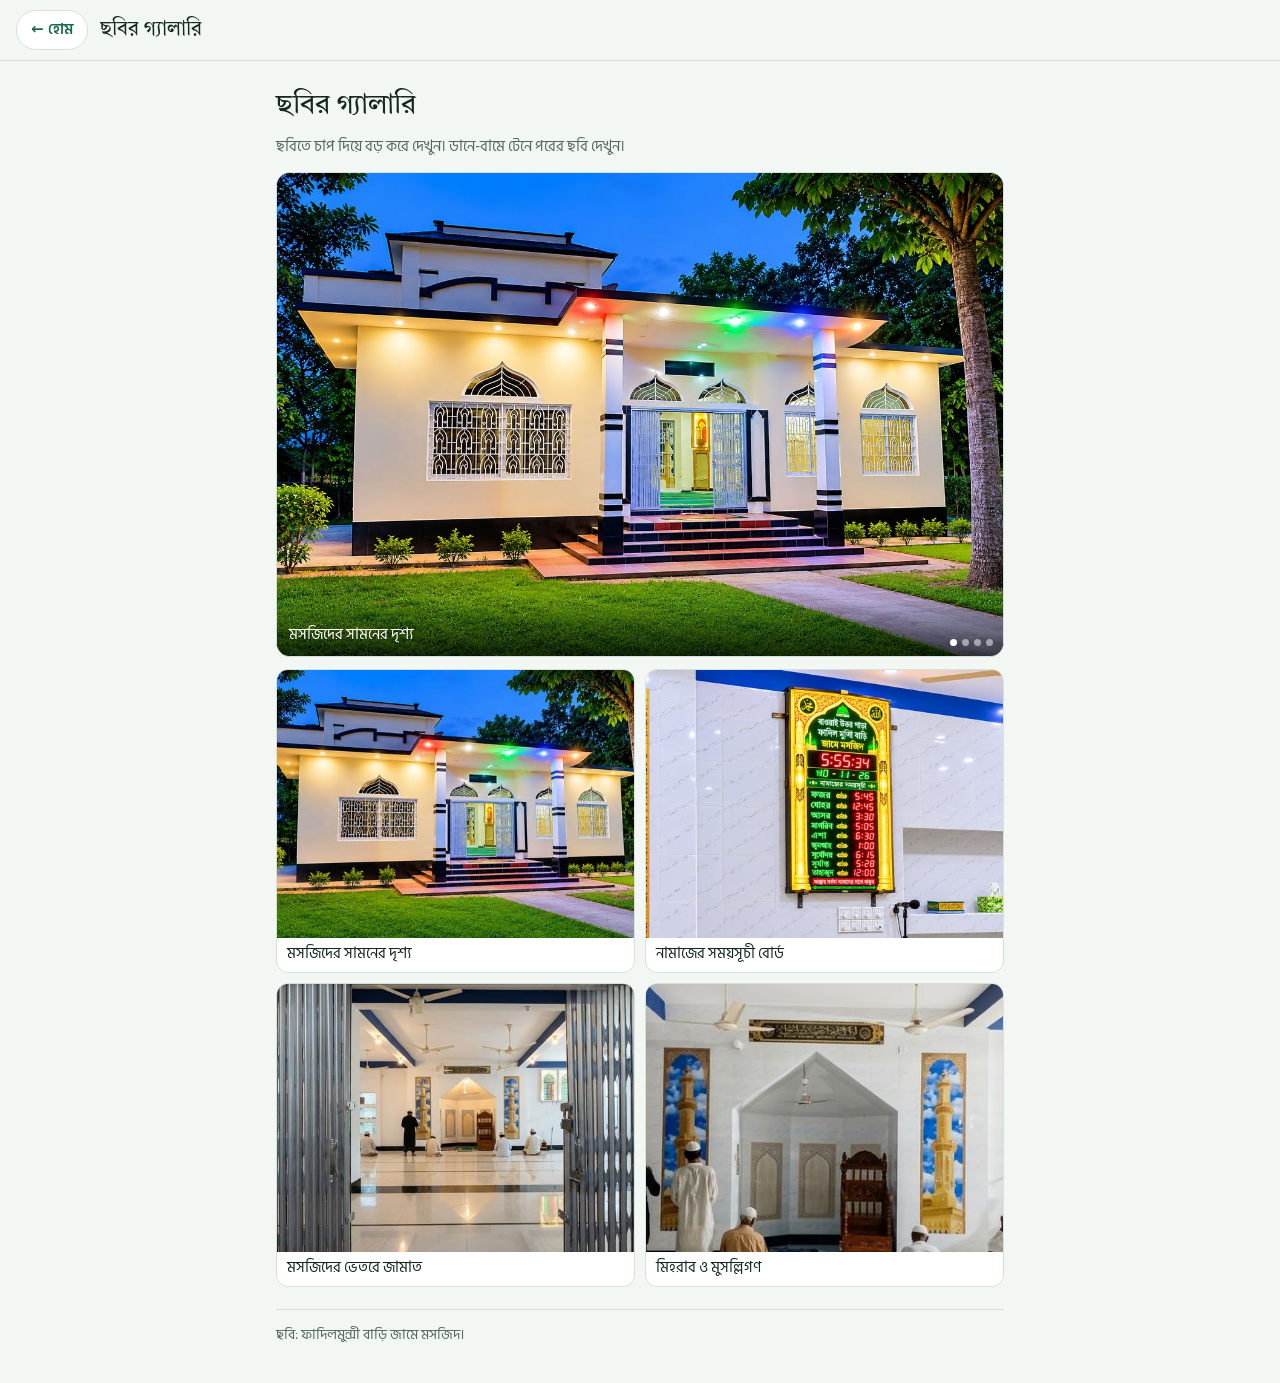
<file: gallery.html>
<!doctype html>
<html lang="bn">
<head>
<meta charset="utf-8">
<meta name="viewport" content="width=device-width, initial-scale=1, viewport-fit=cover">
<title>ছবির গ্যালারি — ফাদিলমুন্সী বাড়ি জামে মসজিদ</title>
<meta name="theme-color" content="#025054">
<link rel="icon" type="image/png" href="icon-192.png">
<link rel="stylesheet" href="https://fonts.googleapis.com/css2?family=Hind+Siliguri:wght@400;500;600;700&family=Tiro+Bangla&family=Amiri:wght@400;700&display=swap">
<style>
:root { --bg:#f3f7f4; --surface:#fff; --fg:#14281f; --muted:#55695f; --line:#d6e1d9; --accent:#16694e; --gold:#8f6a14; --hl:#e4f1ea; --on-accent:#fff; --warn:#8a4b00; --warn-bg:#fff3dc;
  --font-display:"Tiro Bangla","Noto Serif Bengali",serif; --font-body:"Hind Siliguri","Noto Sans Bengali",system-ui,sans-serif; --font-ar:"Amiri","Scheherazade New","Noto Naskh Arabic",serif; }
@media (prefers-color-scheme: dark) { :root { --bg:#0c1713; --surface:#13241d; --fg:#e6efe9; --muted:#9db3a7; --line:#244034; --accent:#55c79b; --gold:#dcb85c; --hl:#1a3329; --on-accent:#0c1713; --warn:#f0c987; --warn-bg:#3a2d10; color-scheme: dark; } }
* { box-sizing: border-box; }
body { margin:0; background:var(--bg); color:var(--fg); font-family:var(--font-body); font-size:17px; line-height:1.7; padding-bottom:calc(36px + env(safe-area-inset-bottom)); }
a { color: var(--accent); }
button, select, input { font: inherit; color: inherit; }
:focus-visible { outline: 3px solid var(--gold); outline-offset: 2px; }
.bar { position: sticky; top: 0; z-index: 5; display: flex; align-items: center; gap: 12px; background: var(--bg); border-bottom: 1px solid var(--line); padding: 10px max(16px, env(safe-area-inset-left)); }
.bar a.back { border: 1px solid var(--line); border-radius: 999px; padding: 6px 14px; text-decoration: none; font-weight: 600; font-size: 15px; background: var(--surface); white-space: nowrap; }
.bar .tt { font-family: var(--font-display); font-size: 20px; min-width: 0; overflow: hidden; text-overflow: ellipsis; white-space: nowrap; }
.wrap { max-width: 760px; margin: 0 auto; padding: 16px max(16px, env(safe-area-inset-left)) 0; }
h1 { font-family: var(--font-display); font-weight: 400; font-size: 28px; margin: 6px 0 4px; }
.sub { color: var(--muted); font-size: 15px; margin: 0 0 12px; }
.note { background: var(--warn-bg); color: var(--warn); border: 1px solid var(--gold); border-radius: 12px; padding: 10px 14px; font-size: 15px; margin: 10px 0; }
.note.ok { background: var(--hl); color: var(--fg); border-color: var(--line); }
.books { display: grid; gap: 10px; margin-top: 12px; }
.book { display: flex; align-items: center; gap: 14px; text-align: left; width: 100%; background: var(--surface); border: 1px solid var(--line); border-left: 4px solid var(--gold); border-radius: 12px; padding: 12px 14px; cursor: pointer; }
.book .n { flex: 1; min-width: 0; }
.book .bn { font-weight: 700; font-size: 18px; line-height: 1.35; }
.book .mt { color: var(--muted); font-size: 13.5px; }
.book .ar { font-family: var(--font-ar); font-size: 24px; color: var(--accent); flex: none; direction: rtl; }
.chip { display: inline-block; font-size: 12.5px; border: 1px solid var(--line); border-radius: 999px; padding: 0 9px; margin-right: 4px; color: var(--muted); }
.chip.on { border-color: var(--accent); color: var(--accent); }
.ctl { display: flex; gap: 8px; flex-wrap: wrap; align-items: center; margin: 10px 0; }
.ctl .grow { flex: 1; min-width: 140px; }
.ctl input, .ctl select { border: 1px solid var(--line); background: var(--surface); border-radius: 10px; padding: 9px 12px; width: 100%; }
.btn { border: 1px solid var(--accent); background: transparent; color: var(--accent); border-radius: 999px; padding: 8px 16px; font-weight: 600; cursor: pointer; }
.btn.fill { background: var(--accent); color: var(--on-accent); }
.btn:disabled { opacity: .45; cursor: default; }
.sec { font-family: var(--font-display); font-size: 21px; text-align: center; margin: 14px 0 6px; line-height: 1.5; }
.hd { background: var(--surface); border: 1px solid var(--line); border-radius: 12px; padding: 14px 14px 10px; margin-bottom: 12px; }
.hd .top { display: flex; align-items: center; justify-content: space-between; gap: 8px; margin-bottom: 4px; }
.hd .no { font-weight: 700; color: var(--gold); font-size: 14.5px; }
.hd .ar { font-family: var(--font-ar); font-size: var(--ar-size, 26px); line-height: 2.1; direction: rtl; text-align: right; margin: 4px 0; }
.hd .t { margin: 8px 0 0; padding-top: 8px; border-top: 1px dashed var(--line); white-space: pre-line; }
.hd .gr { display: inline-block; font-size: 13.5px; font-weight: 600; border-radius: 999px; padding: 1px 12px; border: 1px solid var(--line); margin: 8px 6px 0 0; }
.gr.s { color: var(--accent); border-color: var(--accent); }
.gr.h { color: var(--gold); border-color: var(--gold); }
.gr.d, .gr.m { color: #b3261e; border-color: #b3261e; }
.hd .src { font-size: 13.5px; color: var(--muted); margin-top: 6px; }
.hd .act { display: flex; gap: 8px; margin-top: 8px; }
.hd .act button { border: 1px solid var(--line); background: transparent; border-radius: 999px; padding: 3px 14px; font-size: 14px; cursor: pointer; color: var(--muted); }
.msg { text-align: center; padding: 28px 12px; color: var(--muted); }
.foot { margin-top: 22px; padding-top: 14px; border-top: 1px solid var(--line); font-size: 13.5px; color: var(--muted); }
.tools { display: flex; gap: 8px; justify-content: center; margin: 6px 0 10px; }
.tools button { border: 1px solid var(--line); background: var(--surface); border-radius: 999px; padding: 4px 14px; cursor: pointer; font-weight: 600; }

.tabs{display:flex;gap:8px;overflow-x:auto;padding:4px 0 10px;scrollbar-width:none}
.tabs button{flex:none;border:1px solid var(--line);background:var(--surface);border-radius:999px;padding:7px 16px;font-weight:600;cursor:pointer;white-space:nowrap}
.tabs button[aria-selected=true]{background:var(--accent);color:var(--on-accent);border-color:var(--accent)}
details{background:var(--surface);border:1px solid var(--line);border-radius:12px;margin-bottom:10px;overflow:hidden}
summary{cursor:pointer;font-weight:700;padding:12px 14px;list-style:none;display:flex;align-items:center;gap:10px}
summary::-webkit-details-marker{display:none}
summary::after{content:"＋";margin-left:auto;color:var(--gold);font-size:20px}
details[open] summary::after{content:"−"}
details[open] summary{border-bottom:1px solid var(--line)}
.body{padding:8px 14px 12px}
.body p{margin:8px 0}.body ul,.body ol{padding-left:22px;margin:8px 0}.body li{margin:4px 0}
.body ol.st{list-style:none;padding:0}
.body ol.st li{position:relative;padding-left:42px;margin:10px 0;min-height:30px}
.body ol.st li::before{counter-increment:s;content:attr(data-n);position:absolute;left:0;top:0;width:30px;height:30px;border-radius:50%;background:var(--accent);color:var(--on-accent);display:flex;align-items:center;justify-content:center;font-weight:700;font-size:14px}
.dua{background:var(--hl);border-radius:10px;padding:10px 12px;margin:10px 0}
.dua .ar{font-family:var(--font-ar);font-size:24px;line-height:2.1;direction:rtl;text-align:right}
.dua .tr{color:var(--fg);margin-top:2px}.dua .ti{color:var(--gold);font-weight:700;font-size:14px}
.draft{background:var(--warn-bg);color:var(--warn);border:1px solid var(--gold);border-radius:12px;padding:10px 14px;font-size:15px;margin:6px 0 12px}
.vok{background:var(--hl);border:1px solid var(--line);border-radius:12px;padding:10px 14px;font-size:15px;margin:6px 0 12px}
b.k{color:var(--gold)}

.grid{display:grid;grid-template-columns:1fr 1fr;gap:10px}
.grid button{padding:0;border:1px solid var(--line);border-radius:12px;overflow:hidden;background:var(--surface);cursor:pointer;text-align:left}
.grid img{display:block;width:100%;aspect-ratio:4/3;object-fit:cover}
.grid span{display:block;padding:6px 10px 8px;font-size:14.5px;line-height:1.4}
.grid .wide{grid-column:1/-1}.grid .wide img{aspect-ratio:2/1}
.sl{position:relative;aspect-ratio:3/2;border-radius:14px;overflow:hidden;border:1px solid var(--line);background:#000;margin-bottom:12px;cursor:pointer}
.sl img{position:absolute;inset:0;width:100%;height:100%;object-fit:cover;opacity:0;transition:opacity .45s}
.sl img.on{opacity:1}
.sl .cp{position:absolute;left:0;right:0;bottom:0;padding:22px 12px 8px;color:#fff;font-size:15px;background:linear-gradient(transparent,rgba(0,0,0,.65))}
.sl .dt{position:absolute;right:10px;bottom:10px;display:flex;gap:5px}.sl .dt i{width:7px;height:7px;border-radius:50%;background:rgba(255,255,255,.5)}.sl .dt i.on{background:#fff}
.lb{position:fixed;inset:0;z-index:50;background:rgba(0,0,0,.94);display:none;flex-direction:column;align-items:center;justify-content:center;touch-action:pan-y}
.lb.on{display:flex}
.lb img{max-width:100%;max-height:78vh;object-fit:contain}
.lb .cap{color:#fff;padding:10px 16px;text-align:center;font-size:16px}
.lb button{position:absolute;background:rgba(255,255,255,.18);color:#fff;border:0;border-radius:50%;width:46px;height:46px;font-size:24px;cursor:pointer}
.lb .x{top:max(12px,env(safe-area-inset-top));right:12px}.lb .pv{left:8px;top:50%}.lb .nx{right:8px;top:50%}
</style>
</head>
<body>
<div class="bar"><a class="back" id="back" href="index.html">← হোম</a><span class="tt">ছবির গ্যালারি</span></div>
<main class="wrap" id="app"></main>
<script>
(function(){
// নতুন ছবি যোগ করতে gallery/ ফোল্ডারে ছবি (masjid-05.jpg) ও ছোট ছবি (masjid-05-t.jpg) দিন, তারপর নিচে এক লাইন যোগ করুন।
var PHOTOS=[
 {f:'masjid-01',c:'মসজিদের সামনের দৃশ্য'},
 {f:'masjid-02',c:'নামাজের সময়সূচী বোর্ড'},
 {f:'masjid-03',c:'মসজিদের ভেতরে জামাত'},
 {f:'masjid-04',c:'মিহরাব ও মুসল্লিগণ'}
];
var BN='০১২৩৪৫৬৭৮৯';function bn(n){return String(n).replace(/\d/g,function(d){return BN[d]})}
var app=document.getElementById('app'),cur=0,tx=null;
app.innerHTML='<h1>ছবির গ্যালারি</h1><p class="sub">ছবিতে চাপ দিয়ে বড় করে দেখুন। ডানে-বামে টেনে পরের ছবি দেখুন।</p><div class="sl" id="sl" role="button" tabindex="0" aria-label="ছবি বড় করে দেখুন">'+PHOTOS.map(function(p,i){return '<img src="gallery/'+p.f+'.jpg" alt="'+p.c+'" class="'+(i===0?'on':'')+'">'}).join('')+'<div class="cp" id="slc"></div><div class="dt" id="sdt">'+PHOTOS.map(function(){return '<i></i>'}).join('')+'</div></div><div class="grid" id="g">'+
PHOTOS.map(function(p,i){return '<button type="button" data-i="'+i+'"><img loading="'+(i<2?'eager':'lazy')+'" src="gallery/'+p.f+'-t.jpg" alt="'+p.c+'"><span>'+p.c+'</span></button>'}).join('')+'</div>'+
'<div class="foot">ছবি: ফাদিলমুন্সী বাড়ি জামে মসজিদ।</div>'+
'<div class="lb" id="lb" role="dialog" aria-modal="true"><button class="x" id="lx" aria-label="বন্ধ">✕</button><button class="pv" id="lp" aria-label="আগের">‹</button><img id="li" alt=""><div class="cap" id="lc"></div><button class="nx" id="ln" aria-label="পরের">›</button></div>';
var lb=document.getElementById('lb'),li=document.getElementById('li'),lc=document.getElementById('lc');
function show(i){cur=(i+PHOTOS.length)%PHOTOS.length;li.src='gallery/'+PHOTOS[cur].f+'.jpg';li.alt=PHOTOS[cur].c;lc.textContent=PHOTOS[cur].c+' ('+bn(cur+1)+'/'+bn(PHOTOS.length)+')';lb.classList.add('on');document.body.style.overflow='hidden'}
function hide(){lb.classList.remove('on');document.body.style.overflow=''}
document.getElementById('g').addEventListener('click',function(e){var b=e.target.closest('[data-i]');if(b)show(+b.dataset.i)});
var SL_MS=2000,si=0,st=null,sl=document.getElementById('sl'),sim=sl.querySelectorAll('img'),sdt=sl.querySelectorAll('.dt i'),slc=document.getElementById('slc');
function paint(){for(var k=0;k<sim.length;k++){sim[k].classList.toggle('on',k===si);sdt[k].classList.toggle('on',k===si)}slc.textContent=PHOTOS[si].c}
function tick(){si=(si+1)%PHOTOS.length;paint()}
function play(){stop();if(PHOTOS.length>1&&!document.hidden&&!lb.classList.contains('on'))st=setInterval(tick,SL_MS)}
function stop(){if(st){clearInterval(st);st=null}}
paint();play();
document.addEventListener('visibilitychange',function(){document.hidden?stop():play()});
sl.addEventListener('click',function(){show(si)});
sl.addEventListener('keydown',function(e){if(e.key==='Enter'||e.key===' '){e.preventDefault();show(si)}});
var _show=show,_hide=hide;show=function(i){stop();_show(i)};hide=function(){_hide();play()};
document.getElementById('lx').onclick=hide;document.getElementById('lp').onclick=function(){show(cur-1)};document.getElementById('ln').onclick=function(){show(cur+1)};
lb.addEventListener('click',function(e){if(e.target===lb)hide()});
lb.addEventListener('touchstart',function(e){tx=e.touches[0].clientX},{passive:true});
lb.addEventListener('touchend',function(e){if(tx===null)return;var d=e.changedTouches[0].clientX-tx;tx=null;if(Math.abs(d)>50)show(cur+(d<0?1:-1))});
document.addEventListener('keydown',function(e){if(!lb.classList.contains('on'))return;if(e.key==='Escape')hide();if(e.key==='ArrowLeft')show(cur-1);if(e.key==='ArrowRight')show(cur+1)});
document.getElementById('back').addEventListener('click',function(e){e.preventDefault();if(lb.classList.contains('on')){hide();return}
 var same=false;try{same=!!document.referrer&&new URL(document.referrer).origin===location.origin&&!/\/(hadith|quran|bishesh|gallery)\.html/.test(document.referrer)}catch(x){}
 if(same)history.back();else location.href='index.html'});
})();
</script>
</body>
</html>
</file>
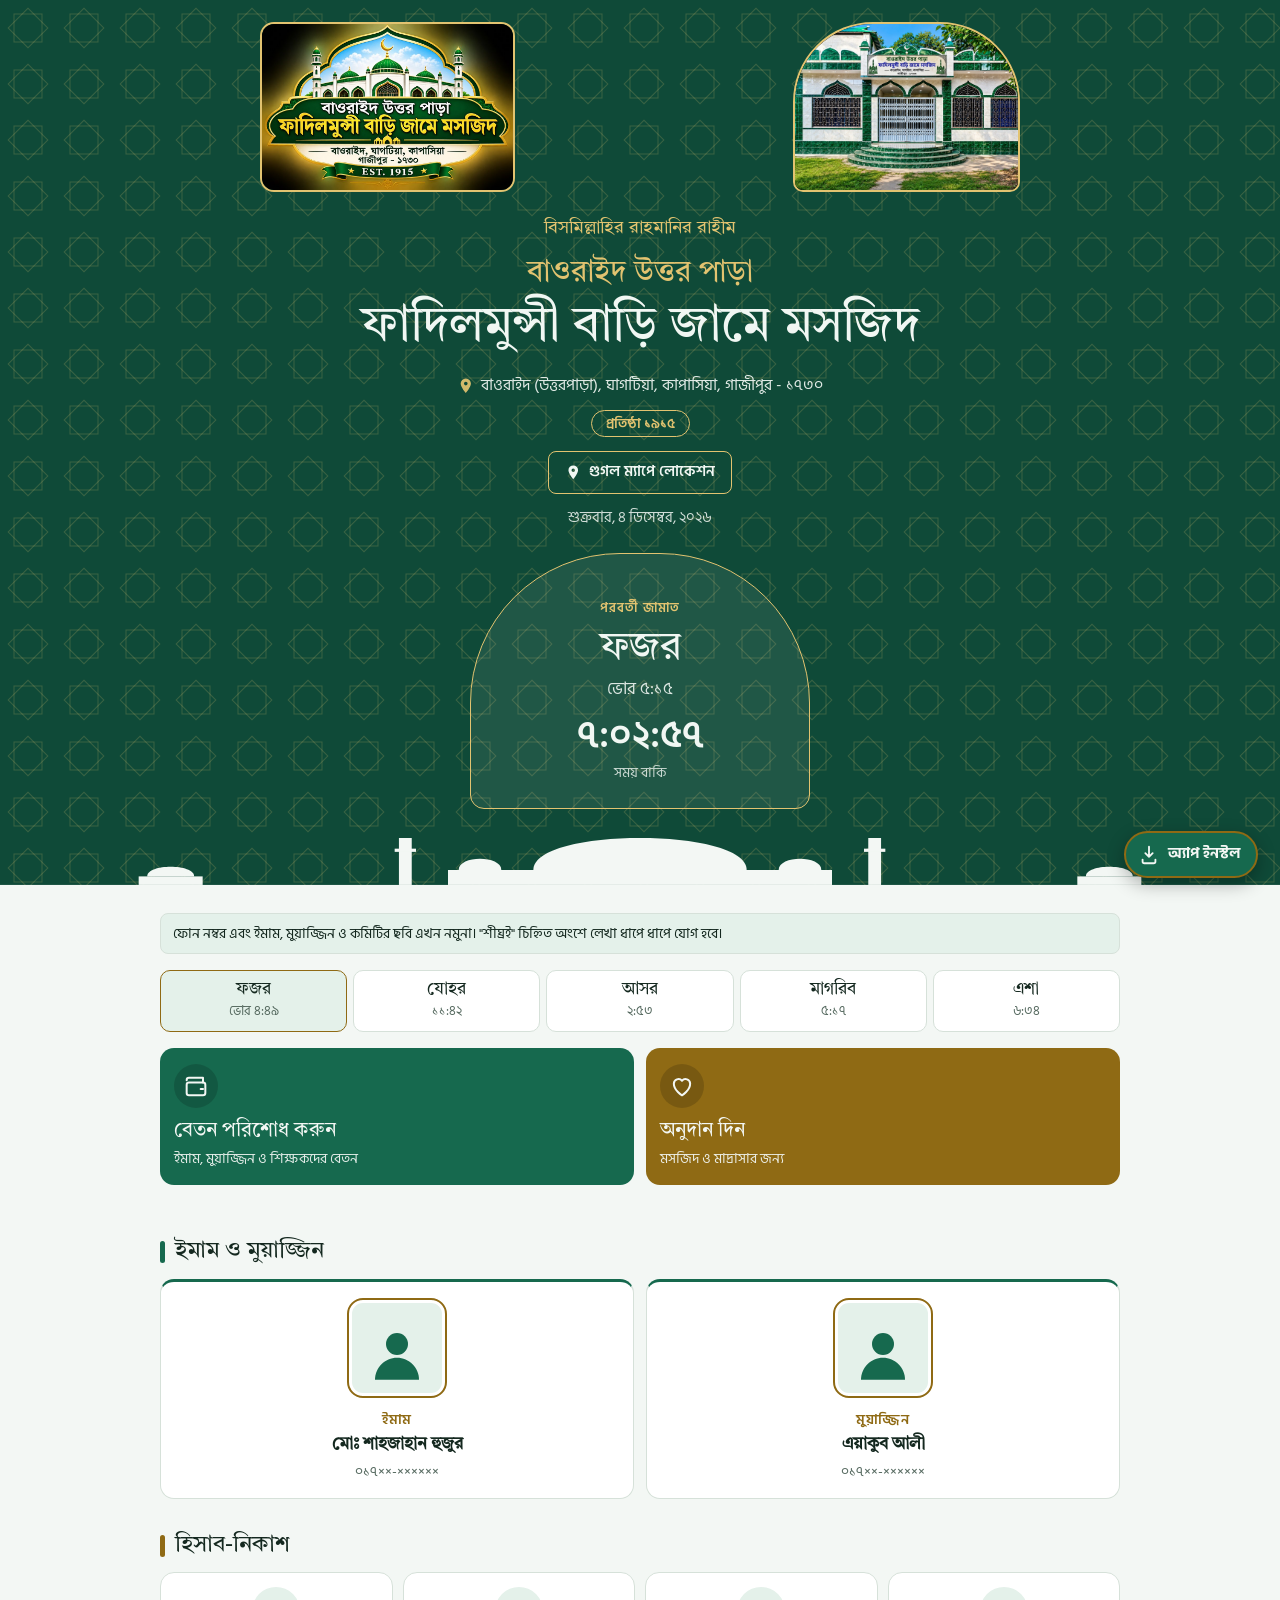
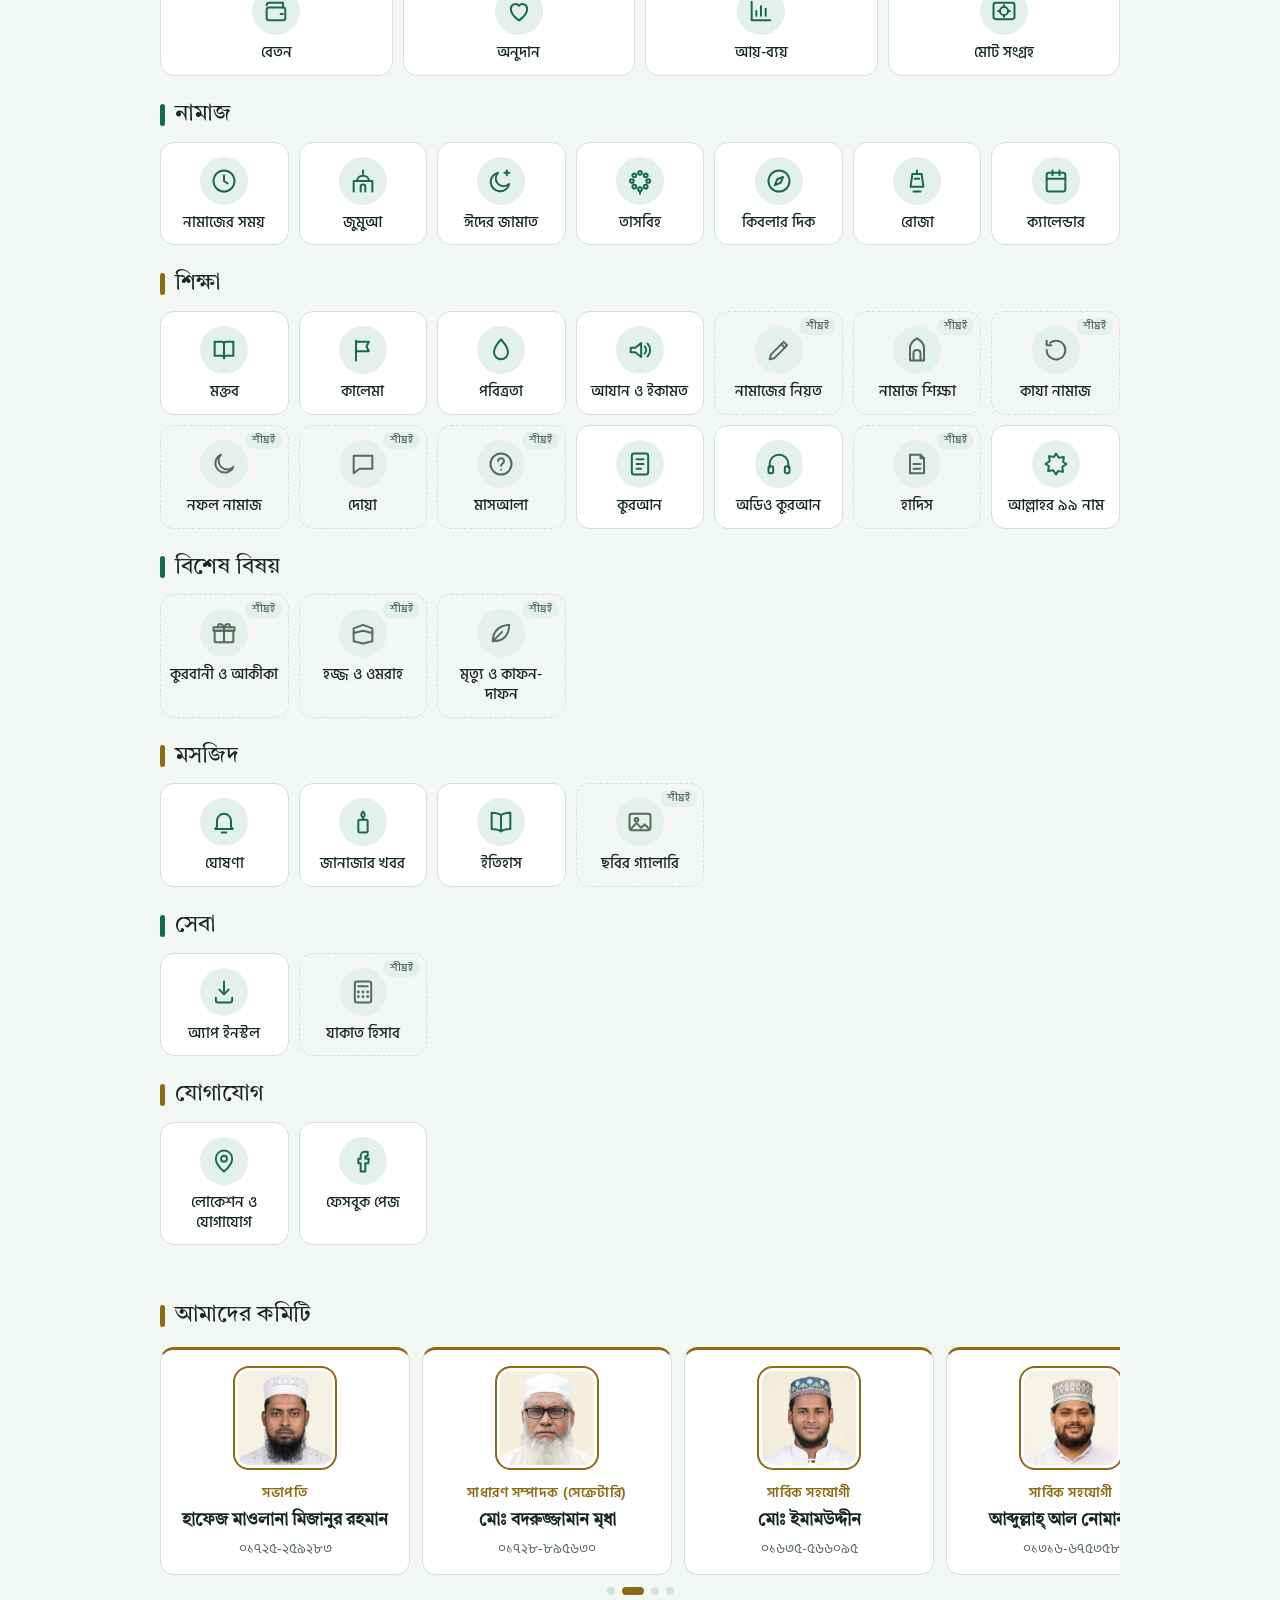
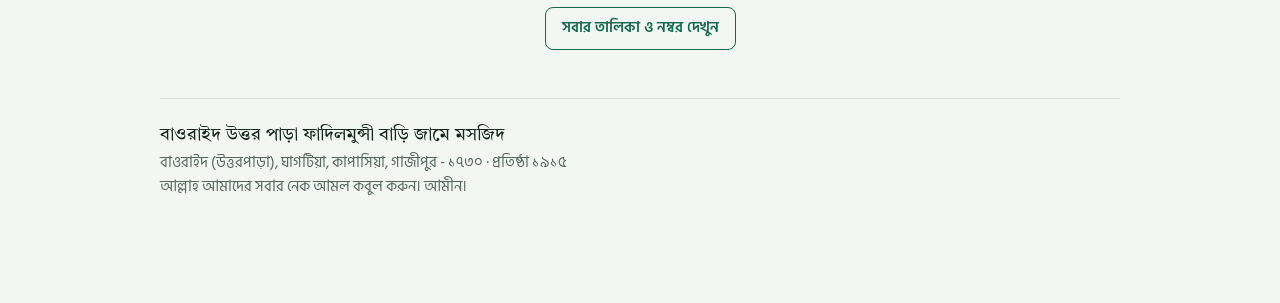
<file: index (2).html>
<!doctype html>
<html lang="bn">
<head>
<meta charset="utf-8">
<meta name="viewport" content="width=device-width, initial-scale=1, viewport-fit=cover">
<title>ফাদিলমুন্সী বাড়ি জামে মসজিদ</title>
<meta name="theme-color" content="#025054">
<meta name="description" content="বাওরাইদ উত্তর পাড়া ফাদিলমুন্সী বাড়ি জামে মসজিদ — নামাজের সময়, জুম্মা, হিসাব-নিকাশ ও আরও অনেক কিছু">
<link rel="manifest" href="manifest.webmanifest">
<link rel="icon" type="image/png" href="icon-192.png">
<link rel="apple-touch-icon" href="apple-touch-icon.png">
<link rel="preconnect" href="https://fonts.googleapis.com">
<link rel="preconnect" href="https://fonts.gstatic.com" crossorigin>
<link rel="stylesheet" href="https://fonts.googleapis.com/css2?family=Hind+Siliguri:wght@400;500;600;700&family=Tiro+Bangla&display=swap">
<style>
/* Layout: centred deep-green hero (logo left, mosque photo right, name, address, map button, next-jamaat arch) ending in a mosque skyline; below it light sections for times, Jumuah, notices, people, about, learning, donation and contact. */
:root {
  --bg: #f3f7f4;
  --surface: #ffffff;
  --fg: #14281f;
  --muted: #55695f;
  --line: #d6e1d9;
  --accent: #16694e;
  --gold: #8f6a14;
  --hero-bg: #0f4a38;
  --on-hero: #f1f7f3;
  --hero-gold: #e2c370;
  --hl: #e4f1ea;
  --font-display: "Tiro Bangla", "Noto Serif Bengali", serif;
  --font-body: "Hind Siliguri", "Noto Sans Bengali", system-ui, sans-serif;
}
@media (prefers-color-scheme: dark) {
  :root:not([data-theme="light"]) {
    --bg: #0c1713; --surface: #13241d; --fg: #e6efe9; --muted: #9db3a7; --line: #244034;
    --accent: #55c79b; --gold: #dcb85c; --hero-bg: #0a2a20; --on-hero: #eaf5ee; --hero-gold: #dcb85c; --hl: #1a3329;
    color-scheme: dark;
  }
}
:root[data-theme="dark"] {
  --bg: #0c1713; --surface: #13241d; --fg: #e6efe9; --muted: #9db3a7; --line: #244034;
  --accent: #55c79b; --gold: #dcb85c; --hero-bg: #0a2a20; --on-hero: #eaf5ee; --hero-gold: #dcb85c; --hl: #1a3329;
  color-scheme: dark;
}
* { box-sizing: border-box; }
body {
  background: var(--bg); color: var(--fg);
  font-family: var(--font-body); font-size: 17px; line-height: 1.65;
  padding-left: max(16px, env(safe-area-inset-left, 0px));
  padding-right: max(16px, env(safe-area-inset-right, 0px));
  padding-block: 0;
}
a { color: var(--accent); }
:focus-visible { outline: 3px solid var(--gold); outline-offset: 2px; }
.wrap { max-width: 960px; margin: 0 auto; }
h1, h2, h3 { font-family: var(--font-display); font-weight: 400; text-wrap: balance; line-height: 1.3; margin: 0; }
.label { font-size: 13px; letter-spacing: .08em; text-transform: uppercase; color: var(--muted); font-weight: 600; }
.ico { width: 1.1em; height: 1.1em; fill: currentColor; flex: 0 0 auto; }

/* sample-data notice */
.note { font-size: 14px; background: var(--hl); border: 1px solid var(--line); border-radius: 8px; padding: 8px 12px; margin-top: 12px; color: var(--fg); }

/* hero */
.hero-band {
  position: relative;
  background-color: var(--hero-bg);
  background-image: url("data:image/svg+xml,%3Csvg xmlns='http://www.w3.org/2000/svg' width='56' height='56' viewBox='0 0 56 56'%3E%3Cg fill='none' stroke='%23e2c370' stroke-opacity='.2' stroke-width='1'%3E%3Crect x='14' y='14' width='28' height='28'/%3E%3Crect x='14' y='14' width='28' height='28' transform='rotate(45 28 28)'/%3E%3C/g%3E%3C/svg%3E");
  color: var(--on-hero);
  margin-left: calc(-1 * max(16px, env(safe-area-inset-left, 0px)));
  margin-right: calc(-1 * max(16px, env(safe-area-inset-right, 0px)));
  padding-left: max(16px, env(safe-area-inset-left, 0px));
  padding-right: max(16px, env(safe-area-inset-right, 0px));
  padding-block: 22px 92px;
  overflow: hidden;
}
.hero { position: relative; z-index: 1; max-width: 760px; margin: 0 auto; display: grid; gap: 22px; justify-items: center; text-align: center; }
.hero-top { --hh: clamp(100px, 29vw, 128px); width: 100%; display: flex; justify-content: space-between; align-items: center; gap: 12px; }
.logo, .photo { height: var(--hh); flex: 0 0 auto; border: 2px solid var(--hero-gold); overflow: hidden; background: #000; }
.logo { aspect-ratio: 3 / 2; border-radius: 14px; }
.photo { aspect-ratio: 4 / 3; border-radius: 80px 80px 10px 10px; }
.logo img, .photo img { width: 100%; height: 100%; object-fit: cover; display: block; }
.bismillah { font-family: var(--font-display); color: var(--hero-gold); font-size: 18px; margin: 0 0 10px; }
.place { font-family: var(--font-display); font-size: clamp(22px, 5.6vw, 30px); color: var(--hero-gold); margin: 0; line-height: 1.3; }
.hero h1 { font-size: clamp(30px, 8vw, 50px); margin-top: 2px; }
.hero .en { margin: 8px 0 0; font-size: 13px; letter-spacing: .12em; text-transform: uppercase; color: var(--on-hero); opacity: .8; font-weight: 500; }
.est { display: inline-block; margin-top: 12px; border: 1px solid var(--hero-gold); color: var(--hero-gold); border-radius: 999px; padding: 1px 14px; font-size: 14px; font-weight: 600; }
.addr { margin: 12px 0 0; display: flex; align-items: flex-start; gap: 6px; justify-content: center; font-size: 16px; opacity: .92; }
.addr .ico { margin-top: 5px; color: var(--hero-gold); }
.hero-actions { display: flex; gap: 10px; flex-wrap: wrap; justify-content: center; margin-top: 14px; }
.date { margin: 12px 0 0; font-size: 15px; opacity: .85; }

.arch {
  border: 1.5px solid var(--hero-gold);
  border-radius: 150px 150px 14px 14px;
  background: rgba(255,255,255,.07);
  padding: 44px 20px 24px;
  text-align: center;
  max-width: 340px; width: 100%;
}
.arch .label { color: var(--hero-gold); }
.arch .name { font-family: var(--font-display); font-size: 40px; line-height: 1.2; margin: 6px 0 0; }
.arch .at { margin: 2px 0 12px; opacity: .9; }
.arch .count { font-size: 38px; font-weight: 600; font-variant-numeric: tabular-nums; line-height: 1.1; }
.arch .left { font-size: 14px; opacity: .8; margin-top: 4px; }

.sky { position: absolute; left: 0; right: 0; bottom: -1px; width: 100%; height: 64px; display: block; fill: var(--bg); }

/* buttons */
.btn {
  display: inline-flex; align-items: center; gap: 8px; text-decoration: none;
  font: inherit; font-weight: 600; font-size: 15px; cursor: pointer;
  background: var(--accent); color: var(--bg); border: 1.5px solid var(--accent); border-radius: 8px; padding: 8px 16px;
}
.btn:hover { filter: brightness(1.08); }
.btn.ghost { background: transparent; color: var(--on-hero); border-color: var(--hero-gold); }
.btn.line { background: transparent; color: var(--accent); }

/* nav */
.nav { display: flex; gap: 8px; overflow-x: auto; padding-block: 14px; scrollbar-width: none; }
.nav::-webkit-scrollbar { display: none; }
.nav a {
  flex: 0 0 auto; text-decoration: none; color: var(--fg); font-weight: 500; font-size: 15px;
  border: 1px solid var(--line); background: var(--surface); border-radius: 999px; padding: 6px 16px;
}
.nav a:hover { border-color: var(--accent); color: var(--accent); }

/* sections */
section { padding-block: 28px 8px; scroll-margin-top: 8px; }
.sec-head { display: flex; align-items: baseline; gap: 12px; flex-wrap: wrap; margin-bottom: 14px; }
.sec-head h2 { font-size: 28px; }
.grid { display: grid; gap: 18px; }
.card { background: var(--surface); border: 1px solid var(--line); border-radius: 12px; padding: 18px; min-width: 0; }
.card p { margin: 0 0 10px; }
.card p:last-child { margin-bottom: 0; }
.card h3 { font-size: 22px; margin-bottom: 8px; }
.small { font-size: 14.5px; color: var(--muted); margin: 12px 0 0 !important; }

/* prayer table */
.tbl { overflow-x: auto; }
table { width: 100%; border-collapse: collapse; font-variant-numeric: tabular-nums; }
th { text-align: left; font-size: 13px; color: var(--muted); font-weight: 600; letter-spacing: .06em; padding: 0 10px 8px; }
td { padding: 11px 10px; border-top: 1px solid var(--line); vertical-align: top; }
td.w { font-family: var(--font-display); font-size: 21px; white-space: nowrap; line-height: 1.3; }
td.w small { display: block; font-family: var(--font-body); font-size: 12px; color: var(--muted); letter-spacing: .08em; text-transform: uppercase; }
td.a { white-space: nowrap; }
tr.next td { background: var(--hl); }
tr.next td:first-child { border-radius: 8px 0 0 8px; box-shadow: inset 4px 0 0 var(--gold); }
tr.next td:last-child { border-radius: 0 8px 8px 0; }
td.j { font-weight: 600; min-width: 130px; }

/* people */
.avatar { flex: 0 0 76px; width: 76px; height: 76px; border-radius: 16px; padding: 3px; background: var(--surface); border: 2px solid var(--gold); color: var(--accent); box-sizing: border-box; overflow: hidden; display: block; }
.avatar img { width: 100%; height: 100%; object-fit: cover; object-position: 50% 30%; display: block; border-radius: 11px; }
.avatar svg { width: 100%; height: 100%; display: block; padding: 14px 12px 0; box-sizing: border-box; fill: currentColor; background: var(--hl); border-radius: 11px; }
.people { display: grid; gap: 14px; grid-template-columns: repeat(auto-fill, minmax(250px, 1fr)); }
.people.lead { grid-template-columns: repeat(auto-fit, minmax(270px, 1fr)); }
.person { display: flex; align-items: center; gap: 14px; background: var(--surface); border: 1px solid var(--line); border-radius: 12px; padding: 14px; min-width: 0; }
.people.lead .avatar, .avatar.big { flex-basis: 92px; width: 92px; height: 92px; }
.person > div:last-child { min-width: 0; }
.role { font-size: 13px; color: var(--gold); font-weight: 600; letter-spacing: .04em; }
.nm { font-family: var(--font-display); font-size: 20px; line-height: 1.35; overflow-wrap: anywhere; }
.nm.pending { font-family: var(--font-body); font-size: 16px; color: var(--muted); }
.tel { font-size: 14.5px; color: var(--muted); font-variant-numeric: tabular-nums; }

/* facts */
.facts { display: grid; gap: 12px; grid-template-columns: repeat(auto-fit, minmax(150px, 1fr)); }
.facts.three { grid-template-columns: repeat(3, 1fr); }
.fact { border: 1px solid var(--line); border-radius: 10px; padding: 12px 14px; min-width: 0; }
.fact.wide { grid-column: 1 / -1; }
.fact .k { font-size: 13px; color: var(--muted); font-weight: 600; letter-spacing: .04em; }
.fact .v { font-family: var(--font-display); font-size: 21px; line-height: 1.4; overflow-wrap: anywhere; }
.fact .v.big { font-size: 26px; font-variant-numeric: tabular-nums; line-height: 1.25; }
.fact .u { font-size: 13.5px; color: var(--muted); }
.fact .s { font-size: 14px; color: var(--muted); margin-top: 2px; line-height: 1.5; }

/* jumuah */
.jum { padding: 0; overflow: hidden; }
.jum-top { display: flex; align-items: center; gap: 14px; flex-wrap: wrap; justify-content: space-between; padding: 16px 18px; background: var(--hl); border-bottom: 1px solid var(--line); }
.jum-top .d { font-family: var(--font-display); font-size: 22px; }
.jum-body { display: grid; gap: 18px; padding: 18px; }
.khatib { display: flex; align-items: center; gap: 14px; min-width: 0; }
.jum .facts { grid-template-columns: repeat(3, 1fr); }

/* notices */
.empty { text-align: center; padding-block: 26px; }
.empty h3 { font-size: 20px; }
.empty p { color: var(--muted); max-width: 46ch; margin-inline: auto !important; }

/* about */
.fig { margin: 0 0 18px; }
.fig img { width: 100%; max-height: 420px; object-fit: cover; display: block; border-radius: 12px; border: 1px solid var(--line); }
.fig figcaption { font-size: 14px; color: var(--muted); margin-top: 6px; }
.prose p { max-width: 68ch; line-height: 1.95; }
details.more summary { cursor: pointer; color: var(--accent); font-weight: 600; padding-block: 6px; }
details.more[open] summary { margin-bottom: 8px; }

/* lists */
.kv { display: grid; grid-template-columns: auto 1fr; gap: 8px 16px; margin: 0; }
.kv dt { color: var(--muted); }
.kv dd { margin: 0; font-weight: 500; min-width: 0; overflow-wrap: anywhere; }

/* donate */
.pay { display: grid; gap: 12px; margin-top: 12px; }
.pay-row { display: flex; align-items: center; justify-content: space-between; gap: 12px; flex-wrap: wrap; border: 1px solid var(--line); border-radius: 10px; padding: 12px 14px; }
.pay-row b { font-size: 18px; }
.pay-row .num { font-size: 21px; font-weight: 600; font-variant-numeric: tabular-nums; letter-spacing: .03em; }

/* contact */
.map-actions { display: flex; gap: 10px; flex-wrap: wrap; margin-top: 16px; }

footer { margin-top: 40px; padding-block: 22px 28px; border-top: 1px solid var(--line); color: var(--muted); font-size: 14.5px; }
footer .ft { font-family: var(--font-display); font-size: 18px; color: var(--fg); }

@media (min-width: 760px) {
  .grid.two { grid-template-columns: 1fr 1fr; }
  .pay { grid-template-columns: 1fr 1fr; }
  .jum-body { grid-template-columns: minmax(0, 1fr) minmax(0, 1.6fr); align-items: center; }
  .hero-top { --hh: 170px; }
}
@media (max-width: 420px) {
  .jum .fact { padding: 10px; }
  .fact .v.big { font-size: 22px; }
}
@media (prefers-reduced-motion: no-preference) {
  .nav a, .btn { transition: border-color .2s, filter .2s; }
}
html { -webkit-text-size-adjust: 100%; }
body { margin: 0; }

/* home tiles */
.view { display: none; }
.view.on { display: block; }
body.in-view .hero-band, body.in-view #home, body.in-view .note { display: none; }
.topbar { display: none; position: sticky; top: 0; z-index: 5; align-items: center; gap: 12px; background: var(--bg); border-bottom: 1px solid var(--line);
  margin-left: calc(-1 * max(16px, env(safe-area-inset-left, 0px))); margin-right: calc(-1 * max(16px, env(safe-area-inset-right, 0px)));
  padding: 10px max(16px, env(safe-area-inset-right, 0px)) 10px max(16px, env(safe-area-inset-left, 0px)); }
body.in-view .topbar { display: flex; }
.back { text-decoration: none; font-weight: 600; font-size: 15px; color: var(--accent); border: 1px solid var(--line); background: var(--surface); border-radius: 999px; padding: 4px 14px; white-space: nowrap; }
.topbar .tt { font-family: var(--font-display); font-size: 20px; min-width: 0; overflow: hidden; text-overflow: ellipsis; white-space: nowrap; }

.strip { display: grid; grid-template-columns: repeat(5, 1fr); gap: 6px; margin-top: 16px; }
.strip div { text-align: center; border: 1px solid var(--line); background: var(--surface); border-radius: 10px; padding: 8px 2px; min-width: 0; }
.strip b { display: block; font-family: var(--font-display); font-weight: 400; font-size: 17px; line-height: 1.3; }
.strip span { display: block; font-size: 13px; color: var(--muted); font-variant-numeric: tabular-nums; }
.strip .next { background: var(--hl); border-color: var(--gold); }

.grp { margin-top: 24px; }
.grp h2 { font-size: 23px; display: flex; align-items: center; gap: 10px; }
.grp h2::before { content: ""; width: 5px; height: 22px; border-radius: 3px; background: var(--c, var(--accent)); }
.tiles { display: grid; grid-template-columns: repeat(auto-fill, minmax(96px, 1fr)); gap: 10px; margin-top: 12px; }
.tile { position: relative; display: flex; flex-direction: column; align-items: center; gap: 8px; text-align: center; text-decoration: none; color: var(--fg);
  background: var(--surface); border: 1px solid var(--line); border-radius: 14px; padding: 14px 6px 12px; font-weight: 500; font-size: 14.5px; line-height: 1.35; min-width: 0; overflow-wrap: anywhere; }
.tile:hover { border-color: var(--accent); }
.tile .ib { width: 48px; height: 48px; border-radius: 50%; background: var(--hl); color: var(--accent); display: grid; place-items: center; }
.ti { width: 28px; height: 28px; fill: none; stroke: currentColor; stroke-width: 1.7; stroke-linecap: round; stroke-linejoin: round; }
.tile.soon { background: transparent; border-style: dashed; }
.tile.soon .ib { color: var(--muted); }
.tile .bd { position: absolute; top: 6px; right: 6px; font-style: normal; font-size: 10.5px; line-height: 1.6; background: var(--hl); color: var(--muted); border-radius: 999px; padding: 0 7px; }

/* tasbih */
.tas { text-align: center; display: grid; gap: 14px; justify-items: center; }
.tcount { font-size: 72px; font-weight: 600; line-height: 1; font-variant-numeric: tabular-nums; color: var(--accent); }
.ttarget { color: var(--muted); }
.tbtn { width: 168px; height: 168px; border-radius: 50%; border: 6px solid var(--hl); background: var(--accent); color: var(--bg); font: inherit; font-size: 22px; font-weight: 700; cursor: pointer; touch-action: manipulation; }
.tbtn:active { filter: brightness(1.15); }
.tchips { display: flex; gap: 8px; flex-wrap: wrap; justify-content: center; }
.chip { font: inherit; font-size: 15px; cursor: pointer; border: 1px solid var(--line); background: var(--surface); color: var(--fg); border-radius: 999px; padding: 4px 16px; }
.chip.on { background: var(--accent); color: var(--bg); border-color: var(--accent); }
@media (min-width: 760px) { .tiles { grid-template-columns: repeat(auto-fill, minmax(120px, 1fr)); } }

[hidden] { display: none !important; }
.snote { font-size: 14px; background: var(--hl); border: 1px solid var(--line); border-radius: 8px; padding: 8px 12px; margin: 0 0 14px; }
.hcard { margin-top: 16px; background: var(--surface); border: 1px solid var(--line); border-radius: 14px; padding: 16px; display: grid; gap: 12px; }
.hc-head { display: flex; align-items: baseline; justify-content: space-between; gap: 10px; flex-wrap: wrap; }
.hcard h2 { font-size: 21px; }
.stats { display: grid; grid-template-columns: 1fr 1fr; gap: 10px; }
.stats > div { border: 1px solid var(--line); border-radius: 10px; padding: 10px 12px; min-width: 0; }
.stats .k { display: block; font-size: 13px; color: var(--muted); font-weight: 600; }
.stats b { display: block; font-size: 21px; font-variant-numeric: tabular-nums; color: var(--accent); overflow-wrap: anywhere; }
.hc-actions { display: flex; gap: 10px; flex-wrap: wrap; }
.money { font-size: 34px; font-weight: 600; color: var(--accent); font-variant-numeric: tabular-nums; line-height: 1.25; margin-top: 4px; overflow-wrap: anywhere; }
.k2 { color: var(--muted); font-size: 15px; margin-bottom: 14px; }
details.paybox summary { list-style: none; width: 100%; justify-content: center; }
details.paybox summary::-webkit-details-marker { display: none; }
details.paybox[open] summary { margin-bottom: 4px; }
details.paybox .pay { margin-top: 12px; }
.rows { list-style: none; margin: 10px 0 0; padding: 0; }
.rows li { display: flex; justify-content: space-between; gap: 12px; padding-block: 9px; border-top: 1px solid var(--line); }
.rows li:first-child { border-top: 0; }
.rows b { font-variant-numeric: tabular-nums; white-space: nowrap; }
.rows span { min-width: 0; }
.total { display: flex; justify-content: space-between; gap: 12px; margin-top: 6px; padding-top: 10px; border-top: 2px solid var(--line); font-size: 18px; }
.total b { color: var(--accent); font-variant-numeric: tabular-nums; }
.hd { margin: 0 0 14px; padding: 12px 14px; border: 1px solid var(--line); border-left: 4px solid var(--gold); border-radius: 8px; background: var(--hl); font-family: var(--font-display); font-size: 17px; line-height: 1.7; }
.hd cite { display: block; margin-top: 4px; font-family: var(--font-body); font-style: normal; font-size: 13.5px; color: var(--gold); font-weight: 600; }
.step { font-family: var(--font-display); font-weight: 400; font-size: 18px; margin: 18px 0 8px; }
.pay-row .t { font-size: 14px; color: var(--muted); line-height: 1.5; }
.pform { display: grid; gap: 6px; }
.pform label { font-size: 14.5px; color: var(--muted); font-weight: 600; margin-top: 6px; }
.pform input, .pform select { font: inherit; font-size: 16px; color: var(--fg); background: var(--bg); border: 1px solid var(--line); border-radius: 8px; padding: 10px 12px; width: 100%; min-width: 0; }
.pform input:focus, .pform select:focus { outline: 3px solid var(--gold); outline-offset: 1px; }
.pform .btn { margin-top: 12px; justify-content: center; }
.pform .btn[disabled] { opacity: .6; cursor: wait; }
.hp { position: absolute; left: -9999px; width: 1px; height: 1px; opacity: 0; }
.perr { margin: 6px 0 0; color: #b3261e; font-weight: 600; font-size: 15px; }
:root[data-theme="dark"] .perr { color: #ff8a80; }
@media (prefers-color-scheme: dark) { :root:not([data-theme="light"]) .perr { color: #ff8a80; } }
.rcv { display: grid; gap: 10px; margin-top: 8px; }
.rcanvas { width: 100%; max-width: 440px; height: auto; border: 1px solid var(--line); border-radius: 10px; justify-self: center; background: #fff; }
.rbtns { display: flex; gap: 10px; flex-wrap: wrap; }

.tel a { color: inherit; text-decoration: none; }
/* install app: popup + install page */
.ifab { position: fixed; z-index: 50; right: 14px; bottom: calc(14px + env(safe-area-inset-bottom)); display: inline-flex; align-items: center; gap: 8px;
  background: var(--accent); color: var(--bg); border: 2px solid var(--gold); border-radius: 999px; padding: 9px 16px 9px 12px; font: inherit; font-weight: 700; font-size: 15px;
  box-shadow: 0 6px 18px rgba(0,0,0,.3); cursor: pointer; text-decoration: none; }
.ifab svg { width: 22px; height: 22px; fill: none; stroke: currentColor; stroke-width: 2; stroke-linecap: round; stroke-linejoin: round; flex: none; }
.ifab[hidden] { display: none; }
.ifab.pulse { animation: ifp 1.6s ease-out 3; }
@keyframes ifp { 0% { box-shadow: 0 6px 18px rgba(0,0,0,.3), 0 0 0 0 rgba(220,184,92,.75); } 100% { box-shadow: 0 6px 18px rgba(0,0,0,.3), 0 0 0 16px rgba(220,184,92,0); } }
@media (prefers-reduced-motion: reduce) { .ifab.pulse { animation: none; } }
body.has-fab { padding-bottom: 76px; }
.inst { display: grid; gap: 14px; }
.inst .qrbox { display: flex; flex-direction: column; align-items: center; gap: 10px; text-align: center; }
.inst .qr { width: 220px; height: 220px; border: 6px solid #fff; border-radius: 12px; box-shadow: 0 0 0 2px var(--gold); background: #fff; }
.inst .lnk { font-size: 14px; word-break: break-all; color: var(--accent); font-weight: 600; }
.inst .row { display: flex; gap: 8px; flex-wrap: wrap; justify-content: center; }
.inst ol { margin: 6px 0 0; padding-left: 22px; }
.inst li { margin-bottom: 6px; }
.inst h3 { font-size: 19px; }
@media (min-width: 760px) { .ifab { right: 22px; bottom: 22px; } }

/* committee slider */
.cs { margin-top: 28px; }
.cs h2 { font-size: 23px; display: flex; align-items: center; gap: 10px; }
.cs h2::before { content: ""; width: 5px; height: 22px; border-radius: 3px; background: var(--gold); }
.cs-track { display: flex; gap: 12px; overflow-x: auto; scroll-snap-type: x mandatory; scrollbar-width: none; margin: 12px -16px 0; padding: 4px 16px 10px; -webkit-overflow-scrolling: touch; }
.cs-track::-webkit-scrollbar { display: none; }
.cs-card { flex: 0 0 min(72%, 250px); scroll-snap-align: center; background: var(--surface); border: 1px solid var(--line); border-top: 3px solid var(--gold); border-radius: 14px; padding: 16px 12px 14px; text-align: center; display: flex; flex-direction: column; align-items: center; gap: 4px; }
.cs-card .avatar { flex-basis: 104px; width: 104px; height: 104px; margin-bottom: 8px; }
.cs-card .role { font-size: 13.5px; }
.cs-card .nm { font-weight: 700; font-size: 17px; line-height: 1.45; }
.cs-card .tel { font-size: 14px; color: var(--muted); }
.cs-dots { display: flex; justify-content: center; gap: 7px; margin: 2px 0 12px; }
.cs-dots i { width: 8px; height: 8px; border-radius: 50%; background: var(--line); transition: all .25s; display: block; }
.cs-dots i.on { width: 22px; border-radius: 6px; background: var(--gold); }
.cs-more { display: flex; justify-content: center; }
@media (min-width: 760px) { .cs-track { margin: 12px 0 0; padding-left: 0; padding-right: 0; } }

/* imam & muazzin on home */
.im { margin-top: 24px; }
.im h2 { font-size: 23px; display: flex; align-items: center; gap: 10px; }
.im h2::before { content: ""; width: 5px; height: 22px; border-radius: 3px; background: var(--accent); }
.im-grid { display: grid; grid-template-columns: 1fr 1fr; gap: 12px; margin-top: 12px; }
.im-card { background: var(--surface); border: 1px solid var(--line); border-top: 3px solid var(--accent); border-radius: 14px; padding: 16px 10px 14px; text-align: center; display: flex; flex-direction: column; align-items: center; gap: 3px; min-width: 0; }
.im-card .avatar { flex-basis: 100px; width: 100px; height: 100px; margin-bottom: 8px; }
.im-card .role { font-size: 13.5px; color: var(--gold); }
.im-card .nm { font-weight: 700; font-size: 16.5px; line-height: 1.45; }
.im-card .tel { font-size: 13.5px; color: var(--muted); }
@media (max-width: 340px) { .im-grid { grid-template-columns: 1fr; } }

.tiles.quad { grid-template-columns: repeat(2, 1fr); }
@media (min-width: 520px) { .tiles.quad { grid-template-columns: repeat(4, 1fr); } }
.payrow { display: grid; grid-template-columns: 1fr 1fr; gap: 12px; margin-top: 16px; }
.pcard { display: flex; flex-direction: column; align-items: flex-start; gap: 6px; text-decoration: none; padding: 16px 14px; border-radius: 14px; color: var(--bg); background: var(--accent); min-width: 0; }
.pcard.alt { background: var(--gold); }
.pcard:hover { filter: brightness(1.07); }
.pcard .ib { width: 44px; height: 44px; border-radius: 50%; background: rgba(0,0,0,.16); display: grid; place-items: center; margin-bottom: 4px; }
.pcard b { font-family: var(--font-display); font-weight: 400; font-size: 20px; line-height: 1.3; }
.pcard .s { font-size: 13.5px; line-height: 1.45; opacity: .92; }
@media (max-width: 330px) { .payrow { grid-template-columns: 1fr; } }
.yearhead { display: flex; align-items: center; justify-content: space-between; gap: 12px; flex-wrap: wrap; margin-bottom: 12px; }
.yr { font-family: var(--font-display); font-size: 58px; line-height: 1.1; color: var(--accent); font-variant-numeric: tabular-nums; }
.lt th { text-align: right; padding: 0 8px 8px; }
.lt th:first-child, .lt td:first-child { text-align: left; }
.lt td { text-align: right; padding: 10px 8px; white-space: nowrap; font-variant-numeric: tabular-nums; }
.lt td.mn { font-family: var(--font-display); font-size: 17px; }
.lt tfoot td { font-weight: 700; border-top: 2px solid var(--line); background: var(--hl); }
.lt .dim { color: var(--muted); }
.lt .pos { color: var(--accent); font-weight: 600; }
.lt .neg { color: #b3261e; font-weight: 600; }
:root[data-theme="dark"] .lt .neg { color: #ff8a80; }
@media (prefers-color-scheme: dark) { :root:not([data-theme="light"]) .lt .neg { color: #ff8a80; } }
</style>
</head>
<body>


<svg width="0" height="0" style="position:absolute" aria-hidden="true">
  <symbol id="i-person" viewBox="0 0 24 24"><circle cx="12" cy="8" r="4"/><path d="M4 21c0-4.4 3.6-8 8-8s8 3.6 8 8z"/></symbol>
  <symbol id="i-pin" viewBox="0 0 24 24"><path d="M12 2a7 7 0 0 0-7 7c0 5 7 13 7 13s7-8 7-13a7 7 0 0 0-7-7zm0 9.5A2.5 2.5 0 1 1 12 6.5a2.5 2.5 0 0 1 0 5z"/></symbol>
    <symbol id="t-clock" viewBox="0 0 24 24"><circle cx="12" cy="12" r="9"/><path d="M12 7v5l3 2"/></symbol>
  <symbol id="t-mosque" viewBox="0 0 24 24"><path d="M4 21V12h16v9"/><path d="M7 12c0-6 10-6 10 0"/><path d="M12 3v3"/><path d="M10 21v-4a2 2 0 0 1 4 0v4"/></symbol>
  <symbol id="t-eid" viewBox="0 0 24 24"><path d="M19 14.5A8 8 0 1 1 9.5 5a6.5 6.5 0 0 0 9.5 9.5z"/><path d="M17 3v4M15 5h4"/></symbol>
  <symbol id="t-lantern" viewBox="0 0 24 24"><path d="M12 3v3"/><path d="M8 6h8l1.5 11h-11z"/><path d="M9 21h6"/><path d="M10 10h4"/></symbol>
  <symbol id="t-beads" viewBox="0 0 24 24"><circle cx="19" cy="12" r="1.6"/><circle cx="16.9" cy="16.9" r="1.6"/><circle cx="12" cy="19" r="1.6"/><circle cx="7.1" cy="16.9" r="1.6"/><circle cx="5" cy="12" r="1.6"/><circle cx="7.1" cy="7.1" r="1.6"/><circle cx="12" cy="5" r="1.6"/><circle cx="16.9" cy="7.1" r="1.6"/><path d="M12 20.6V23"/></symbol>
  <symbol id="t-compass" viewBox="0 0 24 24"><circle cx="12" cy="12" r="9"/><path d="M15.5 8.5l-2 5-5 2 2-5z"/></symbol>
  <symbol id="t-bell" viewBox="0 0 24 24"><path d="M6 16v-5a6 6 0 0 1 12 0v5l1.5 2h-15z"/><path d="M10 21h4"/></symbol>
  <symbol id="t-imam" viewBox="0 0 24 24"><circle cx="12" cy="8" r="3.5"/><path d="M5 21c0-4 3-7 7-7s7 3 7 7"/></symbol>
  <symbol id="t-people" viewBox="0 0 24 24"><circle cx="9" cy="8" r="3"/><path d="M3 20c0-3.5 2.7-6 6-6s6 2.5 6 6"/><circle cx="17" cy="9" r="2.5"/><path d="M16 14c3 0 5 2 5 5"/></symbol>
  <symbol id="t-history" viewBox="0 0 24 24"><path d="M12 6c-2-1.5-5-2-8-2v14c3 0 6 .5 8 2 2-1.5 5-2 8-2V4c-3 0-6 .5-8 2z"/><path d="M12 6v14"/></symbol>
  <symbol id="t-image" viewBox="0 0 24 24"><rect x="3" y="5" width="18" height="14" rx="2"/><circle cx="9" cy="10" r="1.5"/><path d="M4 18l5-5 4 4 3-3 4 4"/></symbol>
  <symbol id="t-school" viewBox="0 0 24 24"><path d="M4 5h6a2 2 0 0 1 2 2v12a2 2 0 0 0-2-2H4z"/><path d="M20 5h-6a2 2 0 0 0-2 2v12a2 2 0 0 1 2-2h6z"/></symbol>
  <symbol id="t-arch" viewBox="0 0 24 24"><path d="M6 21V10c0-4 2.5-6 6-8 3.5 2 6 4 6 8v11z"/><path d="M9 21v-6c0-2 1.5-3 3-3s3 1 3 3v6"/></symbol>
  <symbol id="t-chat" viewBox="0 0 24 24"><path d="M4 5h16v11H9l-5 4z"/></symbol>
  <symbol id="t-help" viewBox="0 0 24 24"><circle cx="12" cy="12" r="9"/><path d="M9.5 9.5a2.5 2.5 0 1 1 3.5 2.3c-.7.4-1 .9-1 1.7"/><path d="M12 17h.01"/></symbol>
  <symbol id="t-quran" viewBox="0 0 24 24"><rect x="5" y="3" width="14" height="18" rx="2"/><path d="M9 8h6M9 12h6M9 16h4"/></symbol>
  <symbol id="t-hadith" viewBox="0 0 24 24"><path d="M6 4h9l3 3v13H6z"/><path d="M15 4v3h3"/><path d="M9 12h6M9 16h6"/></symbol>
  <symbol id="t-heart" viewBox="0 0 24 24"><path d="M12 20s-7-4.4-7-10a4 4 0 0 1 7-2.5A4 4 0 0 1 19 10c0 5.6-7 10-7 10z"/></symbol>
  <symbol id="t-calc" viewBox="0 0 24 24"><rect x="5" y="3" width="14" height="18" rx="2"/><path d="M8 7h8"/><path d="M8 12h.01M12 12h.01M16 12h.01M8 16h.01M12 16h.01M16 16h.01" stroke-width="2.4"/></symbol>
  <symbol id="t-install" viewBox="0 0 24 24"><path d="M12 3v11m0 0l-4-4m4 4l4-4M5 17v2a2 2 0 0 0 2 2h10a2 2 0 0 0 2-2v-2"/></symbol>
  <symbol id="t-pin" viewBox="0 0 24 24"><path d="M12 21s7-6 7-11a7 7 0 0 0-14 0c0 5 7 11 7 11z"/><circle cx="12" cy="10" r="2.5"/></symbol>
  <symbol id="t-drop" viewBox="0 0 24 24"><path d="M12 3s6 6.5 6 11a6 6 0 0 1-12 0c0-4.5 6-11 6-11z"/></symbol>
  <symbol id="t-speaker" viewBox="0 0 24 24"><path d="M4 10v4h4l5 4V6l-5 4z"/><path d="M16 9a4 4 0 0 1 0 6"/><path d="M18.5 6.5a8 8 0 0 1 0 11"/></symbol>
  <symbol id="t-pen" viewBox="0 0 24 24"><path d="M4 20l1-4L16 5l3 3L8 19z"/><path d="M14 7l3 3"/></symbol>
  <symbol id="t-redo" viewBox="0 0 24 24"><path d="M4 12a8 8 0 1 0 3-6.2"/><path d="M4 4v4h4"/></symbol>
  <symbol id="t-moon" viewBox="0 0 24 24"><path d="M20 14.5A8 8 0 1 1 9.5 4a6.5 6.5 0 0 0 10.5 10.5z"/></symbol>
  <symbol id="t-kaaba" viewBox="0 0 24 24"><path d="M4 8l8-3 8 3v11l-8 2-8-2z"/><path d="M4 12l8-2 8 2"/></symbol>
  <symbol id="t-seal" viewBox="0 0 24 24"><path d="M12 3l2.4 3.6 4.3-.6-.6 4.3L21 12l-3.6 2.4.6 4.3-4.3-.6L12 21l-2.4-3.6-4.3.6.6-4.3L3 12l3.6-2.4-.6-4.3 4.3.6z"/></symbol>
  <symbol id="t-phones" viewBox="0 0 24 24"><path d="M4 15v-3a8 8 0 0 1 16 0v3"/><rect x="3" y="14" width="4" height="6" rx="1.5"/><rect x="17" y="14" width="4" height="6" rx="1.5"/></symbol>
  <symbol id="t-cal" viewBox="0 0 24 24"><rect x="4" y="5" width="16" height="16" rx="2"/><path d="M4 10h16M9 3v4M15 3v4"/></symbol>
  <symbol id="t-fb" viewBox="0 0 24 24"><path d="M14 8h2V4h-2.5A3.5 3.5 0 0 0 10 7.5V10H8v4h2v7h4v-7h2.5l.5-4H14z"/></symbol>
  <symbol id="t-wallet" viewBox="0 0 24 24"><path d="M4 7a2 2 0 0 1 2-2h12v4"/><rect x="4" y="9" width="16" height="11" rx="2"/><path d="M16 14.5h2"/></symbol>
  <symbol id="t-gift" viewBox="0 0 24 24"><rect x="4" y="10" width="16" height="10" rx="1"/><path d="M3 7h18v3H3z"/><path d="M12 7v13"/><path d="M12 7c-2-4-6-3-5 0M12 7c2-4 6-3 5 0"/></symbol>
  <symbol id="t-flag" viewBox="0 0 24 24"><path d="M6 21V4"/><path d="M6 5h11l-2 4 2 4H6"/></symbol>
  <symbol id="t-candle" viewBox="0 0 24 24"><rect x="8" y="10" width="8" height="11" rx="1"/><path d="M12 10V8"/><path d="M12 3c2 2 2 4 0 5-2-1-2-3 0-5z"/></symbol>
  <symbol id="t-leaf" viewBox="0 0 24 24"><path d="M5 19c0-8 5-13 14-14 0 9-5 14-14 14z"/><path d="M5 19l8-8"/></symbol>
  <symbol id="t-chart" viewBox="0 0 24 24"><path d="M4 4v16h16"/><path d="M8 16v-4M12 16V8M16 16v-6"/></symbol>
  <symbol id="t-vault" viewBox="0 0 24 24"><rect x="3" y="5" width="18" height="14" rx="2"/><circle cx="12" cy="12" r="3.5"/><path d="M12 8.5V7M12 17v-1.5M8.5 12H7M17 12h-1.5"/></symbol>
  <symbol id="i-fb" viewBox="0 0 24 24"><path d="M13.5 22v-8.2h2.8l.5-3.3h-3.3V8.4c0-1 .4-1.7 1.8-1.7h1.6V3.8c-.3 0-1.3-.2-2.4-.2-2.5 0-4.1 1.5-4.1 4.2v2.7H7.6v3.3h2.8V22z"/></symbol>
</svg>

<div class="topbar"><a class="back" href="#home">← সব অংশ</a><span class="tt" id="tbTitle"></span></div>

<div class="hero-band">
  <header class="hero">
    <div class="hero-top">
      <div class="logo"><img src="logo.jpg" alt="মসজিদের লোগো"></div>
      <div class="photo"><img src="mosque.jpg" alt="মসজিদের সামনের দৃশ্য" style="object-position: 50% 35%"></div>
    </div>

    <div>
      <p class="bismillah">বিসমিল্লাহির রাহমানির রাহীম</p>
      <p class="place">বাওরাইদ উত্তর পাড়া</p>
      <h1>ফাদিলমুন্সী বাড়ি জামে মসজিদ</h1>
      <p class="addr"><svg class="ico"><use href="#i-pin"/></svg><span>বাওরাইদ (উত্তরপাড়া), ঘাগটিয়া, কাপাসিয়া, গাজীপুর - ১৭৩০</span></p>
      <span class="est">প্রতিষ্ঠা ১৯১৫</span>
      <div class="hero-actions">
        <a class="btn ghost" href="https://maps.app.goo.gl/CBUuyVrJ9DmPsWQY7" target="_blank" rel="noopener"><svg class="ico"><use href="#i-pin"/></svg>গুগল ম্যাপে লোকেশন</a>
      </div>
      <p class="date" id="today">আজকের তারিখ</p>
    </div>

    <div class="arch" aria-live="polite">
      <div class="label">পরবর্তী জামাত</div>
      <div class="name" id="nextName">আসর</div>
      <div class="at" id="nextAt">বিকাল ৩:০৫</div>
      <div class="count" id="count">০:০০:০০</div>
      <div class="left">সময় বাকি</div>
    </div>
  </header>

  <svg class="sky" viewBox="0 0 1200 80" preserveAspectRatio="xMidYMax slice" aria-hidden="true">
    <rect y="64" width="1200" height="16"/>
    <rect x="420" y="50" width="360" height="14"/>
    <path d="M500 50C500 10 700 10 700 50Z"/>
    <path d="M430 50C430 36 470 36 470 50Z"/>
    <path d="M730 50C730 36 770 36 770 50Z"/>
    <rect x="598" y="2" width="4" height="12"/>
    <rect x="374" y="18" width="12" height="46"/><path d="M372 18L380 4L388 18Z"/><rect x="370" y="30" width="20" height="3"/>
    <rect x="814" y="18" width="12" height="46"/><path d="M812 18L820 4L828 18Z"/><rect x="810" y="30" width="20" height="3"/>
    <rect x="130" y="56" width="60" height="8"/><path d="M138 56C138 44 182 44 182 56Z"/>
    <rect x="1010" y="56" width="60" height="8"/><path d="M1018 56C1018 44 1062 44 1062 56Z"/>
  </svg>
</div>

<div class="wrap">
  <p class="note">ফোন নম্বর এবং ইমাম, মুয়াজ্জিন ও কমিটির ছবি এখন নমুনা। "শীঘ্রই" চিহ্নিত অংশে লেখা ধাপে ধাপে যোগ হবে।</p>

  <main id="home">
  <div class="strip" id="strip" aria-label="আজকের আযানের সময়">
    <div data-id="fajr"><b>ফজর</b><span>ভোর ৪:৪৯</span></div>
    <div data-id="zuhr"><b>যোহর</b><span>১১:৪২</span></div>
    <div data-id="asr"><b>আসর</b><span>২:৫৩</span></div>
    <div data-id="maghrib"><b>মাগরিব</b><span>৫:১৭</span></div>
    <div data-id="isha"><b>এশা</b><span>৬:৩৪</span></div>
  </div>
  <div class="payrow">
    <a class="pcard" href="#paysalary"><span class="ib"><svg class="ti" aria-hidden="true"><use href="#t-wallet"/></svg></span><b>বেতন পরিশোধ করুন</b><span class="s">ইমাম, মুয়াজ্জিন ও শিক্ষকদের বেতন</span></a>
    <a class="pcard alt" href="#paydonate"><span class="ib"><svg class="ti" aria-hidden="true"><use href="#t-heart"/></svg></span><b>অনুদান দিন</b><span class="s">মসজিদ ও মাদ্রাসার জন্য</span></a>
  </div>
  <section class="im" id="imhome" hidden aria-label="ইমাম ও মুয়াজ্জিন">
    <h2>ইমাম ও মুয়াজ্জিন</h2>
    <div class="im-grid" id="imGrid"></div>
  </section>
  <div class="grp" style="--c: var(--gold)"><h2>হিসাব-নিকাশ</h2><div class="tiles quad">
    <a class="tile" href="#salary"><span class="ib"><svg class="ti" aria-hidden="true"><use href="#t-wallet"/></svg></span><span>বেতন</span></a>
    <a class="tile" href="#donations"><span class="ib"><svg class="ti" aria-hidden="true"><use href="#t-heart"/></svg></span><span>অনুদান</span></a>
    <a class="tile" href="#ledger"><span class="ib"><svg class="ti" aria-hidden="true"><use href="#t-chart"/></svg></span><span>আয়-ব্যয়</span></a>
    <a class="tile" href="#funds"><span class="ib"><svg class="ti" aria-hidden="true"><use href="#t-vault"/></svg></span><span>মোট সংগ্রহ</span></a>
  </div></div>
  <div class="grp" style="--c: var(--accent)"><h2>নামাজ</h2><div class="tiles">
    <a class="tile" href="#times"><span class="ib"><svg class="ti" aria-hidden="true"><use href="#t-clock"/></svg></span><span>নামাজের সময়</span></a>
    <a class="tile" href="#jumuah"><span class="ib"><svg class="ti" aria-hidden="true"><use href="#t-mosque"/></svg></span><span>জুমুআ</span></a>
    <a class="tile" href="#eid"><span class="ib"><svg class="ti" aria-hidden="true"><use href="#t-eid"/></svg></span><span>ঈদের জামাত</span></a>
    <a class="tile" href="#tasbih"><span class="ib"><svg class="ti" aria-hidden="true"><use href="#t-beads"/></svg></span><span>তাসবিহ</span></a>
    <a class="tile soon" href="#qibla"><span class="ib"><svg class="ti" aria-hidden="true"><use href="#t-compass"/></svg></span><span>কিবলার দিক</span><em class="bd">শীঘ্রই</em></a>
    <a class="tile soon" href="#roza"><span class="ib"><svg class="ti" aria-hidden="true"><use href="#t-lantern"/></svg></span><span>রোজা</span><em class="bd">শীঘ্রই</em></a>
    <a class="tile soon" href="#calendar"><span class="ib"><svg class="ti" aria-hidden="true"><use href="#t-cal"/></svg></span><span>ক্যালেন্ডার</span><em class="bd">শীঘ্রই</em></a>
  </div></div>
  <div class="grp" style="--c: var(--gold)"><h2>শিক্ষা</h2><div class="tiles">
    <a class="tile" href="#learn"><span class="ib"><svg class="ti" aria-hidden="true"><use href="#t-school"/></svg></span><span>মক্তব</span></a>
    <a class="tile soon" href="#kalema"><span class="ib"><svg class="ti" aria-hidden="true"><use href="#t-flag"/></svg></span><span>কালেমা</span><em class="bd">শীঘ্রই</em></a>
    <a class="tile soon" href="#pobitrota"><span class="ib"><svg class="ti" aria-hidden="true"><use href="#t-drop"/></svg></span><span>পবিত্রতা</span><em class="bd">শীঘ্রই</em></a>
    <a class="tile soon" href="#azan"><span class="ib"><svg class="ti" aria-hidden="true"><use href="#t-speaker"/></svg></span><span>আযান ও ইকামত</span><em class="bd">শীঘ্রই</em></a>
    <a class="tile soon" href="#niyat"><span class="ib"><svg class="ti" aria-hidden="true"><use href="#t-pen"/></svg></span><span>নামাজের নিয়ত</span><em class="bd">শীঘ্রই</em></a>
    <a class="tile soon" href="#namaz"><span class="ib"><svg class="ti" aria-hidden="true"><use href="#t-arch"/></svg></span><span>নামাজ শিক্ষা</span><em class="bd">শীঘ্রই</em></a>
    <a class="tile soon" href="#kaza"><span class="ib"><svg class="ti" aria-hidden="true"><use href="#t-redo"/></svg></span><span>কাযা নামাজ</span><em class="bd">শীঘ্রই</em></a>
    <a class="tile soon" href="#nafl"><span class="ib"><svg class="ti" aria-hidden="true"><use href="#t-moon"/></svg></span><span>নফল নামাজ</span><em class="bd">শীঘ্রই</em></a>
    <a class="tile soon" href="#dua"><span class="ib"><svg class="ti" aria-hidden="true"><use href="#t-chat"/></svg></span><span>দোয়া</span><em class="bd">শীঘ্রই</em></a>
    <a class="tile soon" href="#masala"><span class="ib"><svg class="ti" aria-hidden="true"><use href="#t-help"/></svg></span><span>মাসআলা</span><em class="bd">শীঘ্রই</em></a>
    <a class="tile" href="quran.html"><span class="ib"><svg class="ti" aria-hidden="true"><use href="#t-quran"/></svg></span><span>কুরআন</span></a>
    <a class="tile" href="quran.html#audio"><span class="ib"><svg class="ti" aria-hidden="true"><use href="#t-phones"/></svg></span><span>অডিও কুরআন</span></a>
    <a class="tile soon" href="#hadith"><span class="ib"><svg class="ti" aria-hidden="true"><use href="#t-hadith"/></svg></span><span>হাদিস</span><em class="bd">শীঘ্রই</em></a>
    <a class="tile soon" href="#names"><span class="ib"><svg class="ti" aria-hidden="true"><use href="#t-seal"/></svg></span><span>আল্লাহর ৯৯ নাম</span><em class="bd">শীঘ্রই</em></a>
  </div></div>
  <div class="grp" style="--c: var(--accent)"><h2>বিশেষ বিষয়</h2><div class="tiles">
    <a class="tile soon" href="#qurbani"><span class="ib"><svg class="ti" aria-hidden="true"><use href="#t-gift"/></svg></span><span>কুরবানী ও আকীকা</span><em class="bd">শীঘ্রই</em></a>
    <a class="tile soon" href="#hajj"><span class="ib"><svg class="ti" aria-hidden="true"><use href="#t-kaaba"/></svg></span><span>হজ্জ ও ওমরাহ</span><em class="bd">শীঘ্রই</em></a>
    <a class="tile soon" href="#kafon"><span class="ib"><svg class="ti" aria-hidden="true"><use href="#t-leaf"/></svg></span><span>মৃত্যু ও কাফন-দাফন</span><em class="bd">শীঘ্রই</em></a>
  </div></div>
  <div class="grp" style="--c: var(--gold)"><h2>মসজিদ</h2><div class="tiles">
    <a class="tile" href="#notices"><span class="ib"><svg class="ti" aria-hidden="true"><use href="#t-bell"/></svg></span><span>ঘোষণা</span></a>
    <a class="tile" href="#janaza"><span class="ib"><svg class="ti" aria-hidden="true"><use href="#t-candle"/></svg></span><span>জানাজার খবর</span></a>
    <a class="tile" href="#about"><span class="ib"><svg class="ti" aria-hidden="true"><use href="#t-history"/></svg></span><span>ইতিহাস</span></a>
    <a class="tile soon" href="#gallery"><span class="ib"><svg class="ti" aria-hidden="true"><use href="#t-image"/></svg></span><span>ছবির গ্যালারি</span><em class="bd">শীঘ্রই</em></a>
  </div></div>
  <div class="grp" style="--c: var(--accent)"><h2>সেবা</h2><div class="tiles">
    <a class="tile" href="#install"><span class="ib"><svg class="ti" aria-hidden="true"><use href="#t-install"/></svg></span><span>অ্যাপ ইনস্টল</span></a>
    <a class="tile soon" href="#zakat"><span class="ib"><svg class="ti" aria-hidden="true"><use href="#t-calc"/></svg></span><span>যাকাত হিসাব</span><em class="bd">শীঘ্রই</em></a>
  </div></div>
  <div class="grp" style="--c: var(--gold)"><h2>যোগাযোগ</h2><div class="tiles">
    <a class="tile" href="#contact"><span class="ib"><svg class="ti" aria-hidden="true"><use href="#t-pin"/></svg></span><span>লোকেশন ও যোগাযোগ</span></a>
    <a class="tile" href="https://www.facebook.com/share/19aQEEBdi9/" target="_blank" rel="noopener"><span class="ib"><svg class="ti" aria-hidden="true"><use href="#t-fb"/></svg></span><span>ফেসবুক পেজ</span></a>
  </div></div>
  <section class="cs" id="cslider" hidden aria-label="আমাদের কমিটি">
    <h2>আমাদের কমিটি</h2>
    <div class="cs-track" id="csTrack" tabindex="0"></div>
    <div class="cs-dots" id="csDots" aria-hidden="true"></div>
    <div class="cs-more"><a class="btn line" href="#committee">সবার তালিকা ও নম্বর দেখুন</a></div>
  </section>
</main>

  <section class="view" id="times">
    <div class="sec-head"><h2>নামাজের সময়সূচি</h2><span class="label">Prayer Times</span></div>
    <div class="card tbl">
      <table>
        <thead><tr><th>ওয়াক্ত</th><th>আযান</th><th>জামাত</th></tr></thead>
        <tbody id="rows">
          <tr data-id="fajr"><td class="w">ফজর<small>Fajr</small></td><td class="a">ভোর ৪:৪৯</td><td class="j">ভোর ৫:১৫ – ৫:৩০</td></tr>
          <tr data-id="zuhr"><td class="w">যোহর<small>Zuhr</small></td><td class="a">দুপুর ১১:৪২</td><td class="j">দুপুর ১:১৫ – ১:৩০</td></tr>
          <tr data-id="asr"><td class="w">আসর<small>Asr</small></td><td class="a">বিকাল ২:৫৩</td><td class="j">আযানের ১০–১৫ মিনিট পরে</td></tr>
          <tr data-id="maghrib"><td class="w">মাগরিব<small>Maghrib</small></td><td class="a">সন্ধ্যা ৫:১৭</td><td class="j">সূর্যাস্তের সাথে সাথে</td></tr>
          <tr data-id="isha"><td class="w">এশা<small>Isha</small></td><td class="a">সন্ধ্যা ৬:৩৪</td><td class="j">রাত ৮:০০ – ৮:১৫</td></tr>
          <tr data-id="jumuah"><td class="w">জুমুআ<small>শুক্রবার</small></td><td class="a" id="tAzanJ">দুপুর ১২:০০</td><td class="j" id="tJamJ">খুতবা ১:৩০, তারপর জামাত</td></tr>
        </tbody>
      </table>
    </div>
    <p class="small">আযানের সময় ঋতু অনুযায়ী বদলায়। এখানে নভেম্বর মাসের সময় দেওয়া আছে।</p>
  </section>

  <section class="view" id="jumuah">
    <div class="sec-head"><h2>এ সপ্তাহের জুমুআ</h2><span class="label">Jumuah</span></div>
    <div class="card jum">
      <div class="jum-top">
        <span class="d" id="jumDate">শুক্রবার</span>
        <span class="label">প্রতি সপ্তাহে হালনাগাদ</span>
      </div>
      <div class="jum-body">
        <div class="khatib">
          <div class="avatar big"><svg aria-hidden="true"><use href="#i-person"/></svg></div>
          <div>
            <div class="role">ইমাম ও খতিব</div>
            <div class="nm" id="jKhatib">মোল্লা মোঃ শাহজাহান হুজুর</div>
          </div>
        </div>
        <div class="facts three">
          <div class="fact wide" style="grid-column:1 / -1"><div class="k">বয়ানের বিষয়</div><div class="v" id="jTopic">আখিরাত ও মৃত্যুর পরের জীবন</div></div>
          <div class="fact"><div class="k">আযান</div><div class="v big" id="jAzan">১২:০০</div><div class="u">দুপুর</div></div>
          <div class="fact"><div class="k">বয়ান</div><div class="v big" id="jBayan">১:০০</div><div class="u">দুপুর</div></div>
          <div class="fact"><div class="k">খুতবা</div><div class="v big" id="jKhutba">১:৩০</div><div class="u">দুপুর</div></div>
        </div>
      </div>
    </div>
  </section>

  <section class="view" id="notices">
    <div class="sec-head"><h2>ঘোষণা</h2><span class="label">Notices</span></div>
    <div class="card empty">
      <h3>এখন কোনো নতুন ঘোষণা নেই</h3>
      <p>ওয়াজ মাহফিল, ইফতার, জানাজার নামাজ ও অন্যান্য জরুরি খবর এখানে জানানো হবে।</p>
    </div>
  </section>

  <section class="view" id="imam">
    <div class="sec-head"><h2>ইমাম ও মুয়াজ্জিন</h2><span class="label">Imam &amp; Muazzin</span></div>
    <div class="people lead">
      <div class="person">
        <div class="avatar"><svg aria-hidden="true"><use href="#i-person"/></svg></div>
        <div><div class="role">ইমাম</div><div class="nm">মোঃ শাহজাহান হুজুর</div><div class="tel">০১৭××-××××××</div></div>
      </div>
      <div class="person">
        <div class="avatar"><svg aria-hidden="true"><use href="#i-person"/></svg></div>
        <div><div class="role">মুয়াজ্জিন</div><div class="nm">এয়াকুব আলী</div><div class="tel">০১৭××-××××××</div></div>
      </div>
    </div>
  </section>

  <section class="view" id="committee">
    <div class="sec-head"><h2>মসজিদ কমিটি</h2><span class="label">Committee</span></div>
    <div class="people">
      <div class="person"><div class="avatar"><svg aria-hidden="true"><use href="#i-person"/></svg></div><div><div class="role">প্রধান উপদেষ্টা</div><div class="nm">ঈদ্রিস আলী মেম্বার</div><div class="tel">০১৭××-××××××</div></div></div>
      <div class="person"><div class="avatar"><img src="president.jpg" alt="সভাপতি হাফেজ মাওলানা মিজানুর রহমান" width="480" height="480"></div><div><div class="role">সভাপতি</div><div class="nm">হাফেজ মাওলানা মিজানুর রহমান</div><div class="tel"><a href="tel:01725259283">০১৭২৫-২৫৯২৮৩</a></div></div></div>
      <div class="person"><div class="avatar"><svg aria-hidden="true"><use href="#i-person"/></svg></div><div><div class="role">সহ-সভাপতি</div><div class="nm pending">নাম যুক্ত হবে</div><div class="tel">০১৭××-××××××</div></div></div>
      <div class="person"><div class="avatar"><img src="badruzzaman.jpg" alt="মোঃ বদরুজ্জামান মৃধা" width="480" height="480"></div><div><div class="role">সাধারণ সম্পাদক (সেক্রেটারি)</div><div class="nm">মোঃ বদরুজ্জামান মৃধা</div><div class="tel"><a href="tel:01728895630">০১৭২৮-৮৯৫৬৩০</a></div></div></div>
      <div class="person"><div class="avatar"><svg aria-hidden="true"><use href="#i-person"/></svg></div><div><div class="role">সহ-সাধারণ সম্পাদক</div><div class="nm pending">নাম যুক্ত হবে</div><div class="tel">০১৭××-××××××</div></div></div>
      <div class="person"><div class="avatar"><svg aria-hidden="true"><use href="#i-person"/></svg></div><div><div class="role">কোষাধ্যক্ষ / ক্যাশিয়ার</div><div class="nm">মোখলেছুর রহমান</div><div class="tel">০১৭××-××××××</div></div></div>
          </div>
    <div class="sec-head" style="margin-top:26px"><h2>সার্বিক সহযোগীতা</h2><span class="label">Support</span></div>
    <div class="people">
      <div class="person"><div class="avatar"><img src="imamuddin.jpg" alt="মোঃ ইমামউদ্দীন" width="480" height="480"></div><div><div class="role">সার্বিক সহযোগী</div><div class="nm">মোঃ ইমামউদ্দীন</div><div class="tel"><a href="tel:01635566095">০১৬৩৫-৫৬৬০৯৫</a></div></div></div>
      <div class="person"><div class="avatar"><img src="noman.jpg" alt="আব্দুল্লাহ্ আল নোমান মৃধা" width="480" height="480"></div><div><div class="role">সার্বিক সহযোগী</div><div class="nm">আব্দুল্লাহ্ আল নোমান মৃধা</div><div class="tel"><a href="tel:01316675358">০১৩১৬-৬৭৫৩৫৮</a></div></div></div>
    </div>
    <div class="sec-head" style="margin-top:26px"><h2>আইটি সহযোগীতা</h2><span class="label">IT Support</span></div>
    <div class="people">
      <div class="person"><div class="avatar"><svg aria-hidden="true"><use href="#i-person"/></svg></div><div><div class="role">আইটি সহযোগী</div><div class="nm pending">নাম যুক্ত হবে</div><div class="tel">০১৭××-××××××</div></div></div>
    </div>
  </section>

  <section class="view" id="about">
    <div class="sec-head"><h2>মসজিদ পরিচিতি</h2><span class="label">About</span></div>
    <figure class="fig">
      <img src="mosque.jpg" alt="মসজিদের সামনের দৃশ্য">
      <figcaption>বাওরাইদ উত্তর পাড়া ফাদিলমুন্সী বাড়ি জামে মসজিদ</figcaption>
    </figure>
    <div class="facts" style="margin-bottom:18px">
      <div class="fact"><div class="k">প্রতিষ্ঠা</div><div class="v big">১৯১৫</div><div class="s">ব্রিটিশ আমলে, তালপাতার মসজিদ হিসেবে</div></div>
      <div class="fact"><div class="k">শিক্ষা</div><div class="v">ফোরকানিয়া মাদ্রাসা</div><div class="s">মসজিদের আঙিনায়</div></div>
      <div class="fact"><div class="k">ঈদের জামাত</div><div class="v">কেন্দ্রীয় ঈদগাহে</div><div class="s">দেশে অস্বাভাবিক অবস্থা থাকলে মসজিদে হয়</div></div>
    </div>
    <div class="card prose">
      <h3>মসজিদের ইতিহাস</h3>
      <p>কালপরিক্রমায় ব্রিটিশ আমলের সেই দিনগুলো ছিল অন্যরকম। তখন ঘাগটিয়া ইউনিয়নের সুবহে সাদেক থেকে ইশার আজান—চারিপাশে ছিল এক নিঃঝুম নীরবতা। জনপদের বিশাল বুকজুড়ে মসজিদের সংখ্যা ছিল বড়োই নগণ্য। মুমিন হৃদয়ের আকুতি আর আল্লাহর সন্তুষ্টির পিয়াসে বাওরাইদ উত্তরপাড়ার মানুষকে তখন বহুদূরের পথ পাড়ি দিয়ে যেতে হতো নামাজ আদায় করতে। তপ্ত রোদে কিংবা বর্ষার দিনে দূরদূরান্তের সেই পথচলা সাধারণ মানুষের জন্য ছিল বড়ই কষ্টসাধ্য।</p>
      <details class="more">
        <summary>পুরো ইতিহাস পড়ুন</summary>
        <p>ঠিক সেই অন্তর্দাহী কষ্টটুকু গভীরভাবে উপলব্ধি করলেন আল্লাহর এক আশেক বান্দা। তাঁর পবিত্র হৃদয়ে তৌহিদের মিনার গড়ার এক সুপ্ত তাড়না জেগে উঠল। তিনি আর ঘরে বসে থাকতে পারলেন না। এলাকার স্থানীয় কিছু নিবেদিতপ্রাণ মুসল্লির নিঃস্বার্থ সহযোগিতায় ১৯১৫ সালের স্নিগ্ধ কোনো সকালে ঘাগটিয়া চালা থেকে ঠিক এক কিলোমিটার পশ্চিমে—মেইন রোডের পাশেই—গড়ে উঠল এক আল্লাহর ঘর। কোনো ইট-পাথরের রাজপ্রাসাদ নয়, সেদিনের সেই পবিত্র কাব্যের সূচনা হয়েছিল অতি সাধারণ তালপাতার ভেড়া আর সবুজের ছায়ায়, যা পরিচিতি পায় "তালপাতার মসজিদ" নামে।</p>
        <p>এই পুণ্যকাজের নেপথ্যে যিনি পরম যত্নে হৃদয়ের রক্তক্ষরণ আর ইবাদতের আকুতি ঢেলে দিয়েছিলেন, তিনি আর কেউ নন—সে যুগের এক পরহেজগার, আল্লাহওয়ালা ও সাধক পুরুষ, হযরত ফাদিলমুন্সি। তাঁর পরহেজগারি, ইবাদত-বন্দেগি আর মুত্তাকি জীবন এতটাই আলো ছড়িয়েছিল যে, কালের স্রোতে সেই এলাকার নামকরণই চিরতরে জড়িয়ে গেল তাঁর নামের সাথে—"বাওরাইদ উত্তরপাড়া ফাদিলমুন্সি বাড়ি" এবং মহান আল্লাহর এই ইবাদতখানার নাম হলো "বাওরাইদ উত্তরপাড়া ফাদিলমুন্সি বাড়ি জামে মসজিদ"।</p>
        <p>সময় বয়ে গেছে তার আপন গতিতে। তালপাতার সেই ভেড়ার দেয়াল আজ ইতিহাসের সোনালী পাতায় স্থান করে নিয়েছে। কালের বিবর্তনে এবং সময়ের প্রয়োজনে সেই প্রাচীন মসজিদটি আজ আধুনিক রূপ লাভ করেছে এবং মহল্লার আরও ভেতরে পরম যত্নে স্থানান্তরিত হয়েছে। শুধু তাই নয়, এর পবিত্র আঙিনাকে আলোকিত করে গড়ে উঠেছে একটি আধুনিক ফোরকানিয়া মাদ্রাসা, যেখান থেকে প্রতিদিন ঝরে পড়ে ছোট্ট সোনামনিদের কুরআনের মধুর সুর।</p>
      </details>
    </div>
  </section>

  <section class="view" id="learn">
    <div class="sec-head"><h2>শিক্ষা</h2><span class="label">Education</span></div>
    <div class="grid two">
      <div class="card">
        <h3>মক্তব</h3>
        <dl class="kv">
          <dt>সময়</dt><dd>ফজরের পর থেকে দেড় ঘণ্টা</dd>
          <dt>কারা পড়তে পারেন</dt><dd>শিশু থেকে বৃদ্ধ-বৃদ্ধা, সবাই</dd>
          <dt>কী পড়ানো হয়</dt><dd>কায়দা, আমপারা, কুরআন, দোয়া ও মাসআলা</dd>
        </dl>
      </div>
      <div class="card">
        <h3>ফোরকানিয়া মাদ্রাসা</h3>
        <p>মসজিদের পবিত্র আঙিনায় একটি আধুনিক ফোরকানিয়া মাদ্রাসা চালু আছে। সেখানে প্রতিদিন ছোট শিশুরা কুরআন শেখে।</p>
      </div>
    </div>
  </section>

  <section class="view" id="contact">
    <div class="sec-head"><h2>ঠিকানা ও যোগাযোগ</h2><span class="label">Location &amp; Contact</span></div>
    <div class="grid two">
      <div class="card">
        <h3>মসজিদের লোকেশন</h3>
        <p>বাওরাইদ (উত্তরপাড়া), ঘাগটিয়া, কাপাসিয়া, গাজীপুর - ১৭৩০</p>
        <div class="map-actions">
          <a class="btn" href="https://maps.app.goo.gl/CBUuyVrJ9DmPsWQY7" target="_blank" rel="noopener"><svg class="ico"><use href="#i-pin"/></svg>গুগল ম্যাপে দেখুন</a>
          <a class="btn line" href="https://www.facebook.com/share/19aQEEBdi9/" target="_blank" rel="noopener"><svg class="ico"><use href="#i-fb"/></svg>ফেসবুক পেজ</a>
        </div>
      </div>
      <div class="card">
        <h3>ফোন নম্বর</h3>
        <dl class="kv">
          <dt>ইমাম</dt><dd>০১৭××-××××××</dd>
          <dt>মুয়াজ্জিন</dt><dd>০১৭××-××××××</dd>
          <dt>সভাপতি</dt><dd><a href="tel:01725259283">০১৭২৫-২৫৯২৮৩</a></dd>
          <dt>ক্যাশিয়ার</dt><dd>০১৭××-××××××</dd>
        </dl>
      </div>
    </div>
  </section>

  <section class="view" id="paysalary">
    <div class="sec-head"><h2>বেতন পরিশোধ করুন</h2></div>
    <div class="card"><div class="payflow" data-kind="salary"></div></div>
  </section>

  <section class="view" id="paydonate">
    <div class="sec-head"><h2>অনুদান দিন</h2></div>
    <div class="card"><div class="payflow" data-kind="donation"></div></div>
  </section>

  <section class="view" id="salary">
    <div class="sec-head"><h2>বেতন</h2><span class="label">Salary</span></div>
    <p class="snote">এখানকার সংখ্যা এখন নমুনা। আসল হিসাব পেলে বসানো হবে।</p>
    <div class="card">
      <div class="label" id="sMonth">নভেম্বর ২০২৬</div>
      <div class="money" id="sSal">—</div>
      <div class="k2" style="margin-bottom:0">এ মাসে মোট বেতন এসেছে</div>
    </div>
    <div class="card" style="margin-top:14px">
      <h3>আগের দুই মাসের বেতন</h3>
      <ul class="rows" id="sHist"></ul>
    </div>
  </section>

  <section class="view" id="donations">
    <div class="sec-head"><h2>অনুদান</h2><span class="label">Donations</span></div>
    <p class="snote">এখানকার সংখ্যা এখন নমুনা। আসল হিসাব পেলে বসানো হবে।</p>
    <div class="card">
      <div class="label" id="dMonth">নভেম্বর ২০২৬</div>
      <div class="money" id="dSum">—</div>
      <div class="k2" style="margin-bottom:0">এ মাসে মোট অনুদান এসেছে</div>
    </div>
    <div class="card" style="margin-top:14px">
      <h3>খাতওয়ারি অনুদান</h3>
      <ul class="rows" id="dList"></ul>
      <div class="total"><span>মোট</span><b id="dTotal">—</b></div>
    </div>
  </section>

  <section class="view" id="ledger">
    <div class="sec-head"><h2>আয়-ব্যয়</h2><span class="label">Income &amp; Expense</span></div>
    <p class="snote">এখানকার সংখ্যা এখন নমুনা। আসল হিসাব পেলে বসানো হবে।</p>
    <div class="yearhead"><div class="yr" id="lYear">২০২৬</div><div class="tchips" id="lYears"></div></div>
    <div class="card tbl">
      <table class="lt">
        <thead><tr><th>মাস</th><th>আয়</th><th>ব্যয়</th><th>ব্যালেন্স</th></tr></thead>
        <tbody id="lBody"></tbody>
        <tfoot id="lFoot"></tfoot>
      </table>
    </div>
    <p class="small">সব অংক টাকায়।</p>
  </section>

  <section class="view" id="funds">
    <div class="sec-head"><h2>মোট সংগ্রহ</h2><span class="label">Funds</span></div>
    <p class="snote">এখানকার সংখ্যা এখন নমুনা। আসল হিসাব পেলে বসানো হবে।</p>
    <div class="card">
      <h3>কত টাকা কার কাছে আছে</h3>
      <ul class="rows" id="fList"></ul>
      <div class="total"><span>মোট</span><b id="fTotal">—</b></div>
      <p class="small">সর্বশেষ হালনাগাদ: <span id="sUpd">—</span></p>
    </div>
  </section>

  <section class="view" id="eid">
    <div class="sec-head"><h2>ঈদের জামাত</h2><span class="label">Eid</span></div>
    <div class="card">
      <p>ঈদের জামাত কেন্দ্রীয় ঈদগাহে অনুষ্ঠিত হয়।</p>
      <p>দেশে অস্বাভাবিক অবস্থা থাকলে ঈদের জামাত মসজিদে হয়।</p>
      </div>
    <div class="facts" style="margin-top:14px">
      <div class="fact"><div class="k">ঈদুল ফিতর</div><div class="v">সময় ঘোষণা হবে</div></div>
      <div class="fact"><div class="k">ঈদুল আযহা</div><div class="v">সময় ঘোষণা হবে</div></div>
    </div>
    <p class="small">ঈদের সঠিক সময় ও স্থান ঈদের আগে ঘোষণা অংশে জানানো হবে।</p>
  </section>

  <section class="view" id="janaza">
    <div class="sec-head"><h2>জানাজার খবর</h2><span class="label">Janaza</span></div>
    <div class="card empty">
      <h3>এখন কোনো জানাজার খবর নেই</h3>
      <p>জানাজার নামাজের সময় ও স্থান এখানে এবং মসজিদের মাইকে জানানো হবে।</p>
    </div>
  </section>

  <section class="view" id="tasbih">
    <div class="sec-head"><h2>তাসবিহ</h2><span class="label">Tasbih</span></div>
    <div class="card tas">
      <div class="tcount" id="tCount" aria-live="polite">০</div>
      <div class="ttarget" id="tTarget">লক্ষ্য ৩৩</div>
      <button class="tbtn" id="tTap" type="button">চাপুন</button>
      <div class="tchips" role="group" aria-label="লক্ষ্য">
        <button class="chip on" type="button" data-t="33">৩৩</button>
        <button class="chip" type="button" data-t="99">৯৯</button>
        <button class="chip" type="button" data-t="100">১০০</button>
        <button class="chip" type="button" data-t="0">সীমাহীন</button>
      </div>
      <button class="btn line" id="tReset" type="button">আবার শুরু করুন</button>
    </div>
  </section>

  <section class="view" id="install">
    <div class="sec-head"><h2>অ্যাপ ইনস্টল করুন</h2><span class="label">Install</span></div>
    <div class="inst">
      <div class="card qrbox">
        <h3>ক্যামেরা দিয়ে স্ক্যান করুন</h3>
        <p style="color:var(--muted)">ফোনের ক্যামেরা QR কোডের দিকে ধরুন, লিংক খুললে নিচের ধাপ অনুসরণ করুন।</p>
        <svg class="qr" xmlns="http://www.w3.org/2000/svg" viewBox="0 0 37 37" shape-rendering="crispEdges" role="img" aria-label="অ্যাপ ইনস্টলের QR কোড"><rect width="100%" height="100%" fill="#fff"/><path fill="#0b2a20" d="M4 4h1v1h-1zM5 4h1v1h-1zM6 4h1v1h-1zM7 4h1v1h-1zM8 4h1v1h-1zM9 4h1v1h-1zM10 4h1v1h-1zM13 4h1v1h-1zM14 4h1v1h-1zM15 4h1v1h-1zM18 4h1v1h-1zM22 4h1v1h-1zM26 4h1v1h-1zM27 4h1v1h-1zM28 4h1v1h-1zM29 4h1v1h-1zM30 4h1v1h-1zM31 4h1v1h-1zM32 4h1v1h-1zM4 5h1v1h-1zM10 5h1v1h-1zM15 5h1v1h-1zM16 5h1v1h-1zM18 5h1v1h-1zM22 5h1v1h-1zM26 5h1v1h-1zM32 5h1v1h-1zM4 6h1v1h-1zM6 6h1v1h-1zM7 6h1v1h-1zM8 6h1v1h-1zM10 6h1v1h-1zM13 6h1v1h-1zM14 6h1v1h-1zM15 6h1v1h-1zM18 6h1v1h-1zM19 6h1v1h-1zM20 6h1v1h-1zM23 6h1v1h-1zM26 6h1v1h-1zM28 6h1v1h-1zM29 6h1v1h-1zM30 6h1v1h-1zM32 6h1v1h-1zM4 7h1v1h-1zM6 7h1v1h-1zM7 7h1v1h-1zM8 7h1v1h-1zM10 7h1v1h-1zM12 7h1v1h-1zM14 7h1v1h-1zM15 7h1v1h-1zM16 7h1v1h-1zM17 7h1v1h-1zM18 7h1v1h-1zM21 7h1v1h-1zM23 7h1v1h-1zM24 7h1v1h-1zM26 7h1v1h-1zM28 7h1v1h-1zM29 7h1v1h-1zM30 7h1v1h-1zM32 7h1v1h-1zM4 8h1v1h-1zM6 8h1v1h-1zM7 8h1v1h-1zM8 8h1v1h-1zM10 8h1v1h-1zM12 8h1v1h-1zM14 8h1v1h-1zM16 8h1v1h-1zM17 8h1v1h-1zM20 8h1v1h-1zM22 8h1v1h-1zM23 8h1v1h-1zM24 8h1v1h-1zM26 8h1v1h-1zM28 8h1v1h-1zM29 8h1v1h-1zM30 8h1v1h-1zM32 8h1v1h-1zM4 9h1v1h-1zM10 9h1v1h-1zM13 9h1v1h-1zM14 9h1v1h-1zM16 9h1v1h-1zM17 9h1v1h-1zM18 9h1v1h-1zM24 9h1v1h-1zM26 9h1v1h-1zM32 9h1v1h-1zM4 10h1v1h-1zM5 10h1v1h-1zM6 10h1v1h-1zM7 10h1v1h-1zM8 10h1v1h-1zM9 10h1v1h-1zM10 10h1v1h-1zM12 10h1v1h-1zM14 10h1v1h-1zM16 10h1v1h-1zM18 10h1v1h-1zM20 10h1v1h-1zM22 10h1v1h-1zM24 10h1v1h-1zM26 10h1v1h-1zM27 10h1v1h-1zM28 10h1v1h-1zM29 10h1v1h-1zM30 10h1v1h-1zM31 10h1v1h-1zM32 10h1v1h-1zM13 11h1v1h-1zM15 11h1v1h-1zM22 11h1v1h-1zM23 11h1v1h-1zM4 12h1v1h-1zM5 12h1v1h-1zM9 12h1v1h-1zM10 12h1v1h-1zM11 12h1v1h-1zM13 12h1v1h-1zM14 12h1v1h-1zM17 12h1v1h-1zM18 12h1v1h-1zM21 12h1v1h-1zM22 12h1v1h-1zM24 12h1v1h-1zM28 12h1v1h-1zM29 12h1v1h-1zM5 13h1v1h-1zM9 13h1v1h-1zM11 13h1v1h-1zM12 13h1v1h-1zM14 13h1v1h-1zM15 13h1v1h-1zM19 13h1v1h-1zM21 13h1v1h-1zM22 13h1v1h-1zM23 13h1v1h-1zM27 13h1v1h-1zM28 13h1v1h-1zM30 13h1v1h-1zM31 13h1v1h-1zM4 14h1v1h-1zM5 14h1v1h-1zM6 14h1v1h-1zM7 14h1v1h-1zM8 14h1v1h-1zM9 14h1v1h-1zM10 14h1v1h-1zM11 14h1v1h-1zM13 14h1v1h-1zM17 14h1v1h-1zM18 14h1v1h-1zM19 14h1v1h-1zM20 14h1v1h-1zM21 14h1v1h-1zM24 14h1v1h-1zM26 14h1v1h-1zM27 14h1v1h-1zM28 14h1v1h-1zM4 15h1v1h-1zM5 15h1v1h-1zM8 15h1v1h-1zM9 15h1v1h-1zM12 15h1v1h-1zM14 15h1v1h-1zM18 15h1v1h-1zM19 15h1v1h-1zM22 15h1v1h-1zM29 15h1v1h-1zM4 16h1v1h-1zM5 16h1v1h-1zM7 16h1v1h-1zM8 16h1v1h-1zM10 16h1v1h-1zM12 16h1v1h-1zM13 16h1v1h-1zM14 16h1v1h-1zM15 16h1v1h-1zM16 16h1v1h-1zM19 16h1v1h-1zM20 16h1v1h-1zM23 16h1v1h-1zM24 16h1v1h-1zM26 16h1v1h-1zM27 16h1v1h-1zM32 16h1v1h-1zM6 17h1v1h-1zM8 17h1v1h-1zM9 17h1v1h-1zM11 17h1v1h-1zM14 17h1v1h-1zM15 17h1v1h-1zM17 17h1v1h-1zM19 17h1v1h-1zM20 17h1v1h-1zM23 17h1v1h-1zM24 17h1v1h-1zM26 17h1v1h-1zM27 17h1v1h-1zM28 17h1v1h-1zM31 17h1v1h-1zM32 17h1v1h-1zM5 18h1v1h-1zM6 18h1v1h-1zM10 18h1v1h-1zM11 18h1v1h-1zM13 18h1v1h-1zM14 18h1v1h-1zM16 18h1v1h-1zM17 18h1v1h-1zM18 18h1v1h-1zM19 18h1v1h-1zM20 18h1v1h-1zM22 18h1v1h-1zM24 18h1v1h-1zM26 18h1v1h-1zM28 18h1v1h-1zM29 18h1v1h-1zM30 18h1v1h-1zM7 19h1v1h-1zM8 19h1v1h-1zM11 19h1v1h-1zM22 19h1v1h-1zM25 19h1v1h-1zM26 19h1v1h-1zM27 19h1v1h-1zM28 19h1v1h-1zM30 19h1v1h-1zM32 19h1v1h-1zM5 20h1v1h-1zM7 20h1v1h-1zM9 20h1v1h-1zM10 20h1v1h-1zM11 20h1v1h-1zM13 20h1v1h-1zM14 20h1v1h-1zM16 20h1v1h-1zM17 20h1v1h-1zM18 20h1v1h-1zM19 20h1v1h-1zM20 20h1v1h-1zM21 20h1v1h-1zM23 20h1v1h-1zM29 20h1v1h-1zM30 20h1v1h-1zM4 21h1v1h-1zM5 21h1v1h-1zM6 21h1v1h-1zM7 21h1v1h-1zM8 21h1v1h-1zM9 21h1v1h-1zM15 21h1v1h-1zM18 21h1v1h-1zM19 21h1v1h-1zM20 21h1v1h-1zM21 21h1v1h-1zM22 21h1v1h-1zM23 21h1v1h-1zM24 21h1v1h-1zM25 21h1v1h-1zM26 21h1v1h-1zM27 21h1v1h-1zM28 21h1v1h-1zM30 21h1v1h-1zM31 21h1v1h-1zM32 21h1v1h-1zM4 22h1v1h-1zM5 22h1v1h-1zM9 22h1v1h-1zM10 22h1v1h-1zM11 22h1v1h-1zM15 22h1v1h-1zM16 22h1v1h-1zM18 22h1v1h-1zM19 22h1v1h-1zM23 22h1v1h-1zM26 22h1v1h-1zM28 22h1v1h-1zM29 22h1v1h-1zM32 22h1v1h-1zM4 23h1v1h-1zM6 23h1v1h-1zM7 23h1v1h-1zM8 23h1v1h-1zM12 23h1v1h-1zM15 23h1v1h-1zM19 23h1v1h-1zM20 23h1v1h-1zM25 23h1v1h-1zM28 23h1v1h-1zM4 24h1v1h-1zM5 24h1v1h-1zM6 24h1v1h-1zM8 24h1v1h-1zM9 24h1v1h-1zM10 24h1v1h-1zM11 24h1v1h-1zM13 24h1v1h-1zM14 24h1v1h-1zM15 24h1v1h-1zM16 24h1v1h-1zM17 24h1v1h-1zM18 24h1v1h-1zM21 24h1v1h-1zM23 24h1v1h-1zM24 24h1v1h-1zM25 24h1v1h-1zM26 24h1v1h-1zM27 24h1v1h-1zM28 24h1v1h-1zM30 24h1v1h-1zM31 24h1v1h-1zM32 24h1v1h-1zM12 25h1v1h-1zM13 25h1v1h-1zM14 25h1v1h-1zM15 25h1v1h-1zM16 25h1v1h-1zM17 25h1v1h-1zM18 25h1v1h-1zM19 25h1v1h-1zM21 25h1v1h-1zM22 25h1v1h-1zM24 25h1v1h-1zM28 25h1v1h-1zM29 25h1v1h-1zM4 26h1v1h-1zM5 26h1v1h-1zM6 26h1v1h-1zM7 26h1v1h-1zM8 26h1v1h-1zM9 26h1v1h-1zM10 26h1v1h-1zM12 26h1v1h-1zM14 26h1v1h-1zM17 26h1v1h-1zM19 26h1v1h-1zM22 26h1v1h-1zM23 26h1v1h-1zM24 26h1v1h-1zM26 26h1v1h-1zM28 26h1v1h-1zM29 26h1v1h-1zM30 26h1v1h-1zM4 27h1v1h-1zM10 27h1v1h-1zM12 27h1v1h-1zM14 27h1v1h-1zM15 27h1v1h-1zM16 27h1v1h-1zM18 27h1v1h-1zM20 27h1v1h-1zM23 27h1v1h-1zM24 27h1v1h-1zM28 27h1v1h-1zM31 27h1v1h-1zM4 28h1v1h-1zM6 28h1v1h-1zM7 28h1v1h-1zM8 28h1v1h-1zM10 28h1v1h-1zM13 28h1v1h-1zM14 28h1v1h-1zM15 28h1v1h-1zM19 28h1v1h-1zM23 28h1v1h-1zM24 28h1v1h-1zM25 28h1v1h-1zM26 28h1v1h-1zM27 28h1v1h-1zM28 28h1v1h-1zM29 28h1v1h-1zM31 28h1v1h-1zM32 28h1v1h-1zM4 29h1v1h-1zM6 29h1v1h-1zM7 29h1v1h-1zM8 29h1v1h-1zM10 29h1v1h-1zM14 29h1v1h-1zM15 29h1v1h-1zM19 29h1v1h-1zM20 29h1v1h-1zM21 29h1v1h-1zM22 29h1v1h-1zM23 29h1v1h-1zM24 29h1v1h-1zM25 29h1v1h-1zM29 29h1v1h-1zM30 29h1v1h-1zM31 29h1v1h-1zM32 29h1v1h-1zM4 30h1v1h-1zM6 30h1v1h-1zM7 30h1v1h-1zM8 30h1v1h-1zM10 30h1v1h-1zM14 30h1v1h-1zM16 30h1v1h-1zM18 30h1v1h-1zM19 30h1v1h-1zM21 30h1v1h-1zM25 30h1v1h-1zM26 30h1v1h-1zM27 30h1v1h-1zM28 30h1v1h-1zM29 30h1v1h-1zM30 30h1v1h-1zM31 30h1v1h-1zM4 31h1v1h-1zM10 31h1v1h-1zM12 31h1v1h-1zM15 31h1v1h-1zM16 31h1v1h-1zM22 31h1v1h-1zM23 31h1v1h-1zM25 31h1v1h-1zM29 31h1v1h-1zM30 31h1v1h-1zM32 31h1v1h-1zM4 32h1v1h-1zM5 32h1v1h-1zM6 32h1v1h-1zM7 32h1v1h-1zM8 32h1v1h-1zM9 32h1v1h-1zM10 32h1v1h-1zM12 32h1v1h-1zM17 32h1v1h-1zM18 32h1v1h-1zM19 32h1v1h-1zM20 32h1v1h-1zM21 32h1v1h-1zM23 32h1v1h-1zM25 32h1v1h-1zM26 32h1v1h-1zM27 32h1v1h-1zM28 32h1v1h-1zM30 32h1v1h-1z"/></svg>
        <div class="lnk" id="instLink">fadilmunsimasjid.pointtouchtm.workers.dev</div>
        <div class="row">
          <button class="btn" id="instBtn" type="button" hidden>এখনই ইনস্টল করুন</button>
          <button class="btn line" id="copyLnk" type="button">লিংক কপি করুন</button>
          <button class="btn line" id="shareLnk" type="button" hidden>শেয়ার করুন</button>
        </div>
      </div>
      <div class="card">
        <h3>অ্যান্ড্রয়েড ফোনে (Chrome)</h3>
        <ol>
          <li>Chrome-এ সাইটটি খুলুন।</li>
          <li>উপরে ডানদিকের তিন ডট (⋮) চাপুন।</li>
          <li><b>"Install app"</b> বা <b>"Add to Home screen"</b> চাপুন।</li>
          <li><b>Install</b> চাপলে হোম স্ক্রিনে আইকন চলে আসবে।</li>
        </ol>
      </div>
      <div class="card">
        <h3>আইফোনে (Safari)</h3>
        <ol>
          <li>Safari-তে সাইটটি খুলুন।</li>
          <li>নিচের <b>Share</b> বোতাম (বর্গের ভেতর তীর) চাপুন।</li>
          <li><b>"Add to Home Screen"</b> চাপুন, তারপর <b>Add</b>।</li>
        </ol>
      </div>
      <div class="card">
        <p>এটি বিনামূল্যে, ফোনে খুব কম জায়গা নেয় এবং এক ট্যাপে মসজিদের নামাজের সময়, জুম্মা ও হিসাব-নিকাশ দেখা যায়।</p>
      </div>
    </div>
  </section>

  <section class="view" id="soon">
    <div class="sec-head"><h2 id="soonTitle">শীঘ্রই আসছে</h2></div>
    <div class="card empty">
      <h3>এই অংশ শীঘ্রই আসছে</h3>
      <p>লেখা ও তথ্য ধাপে ধাপে যোগ করা হচ্ছে। কিছুদিন পর আবার দেখুন।</p>
    </div>
  </section>

  <footer>
    <div class="ft">বাওরাইদ উত্তর পাড়া ফাদিলমুন্সী বাড়ি জামে মসজিদ</div>
    <div>বাওরাইদ (উত্তরপাড়া), ঘাগটিয়া, কাপাসিয়া, গাজীপুর - ১৭৩০ · প্রতিষ্ঠা ১৯১৫</div>
    <div>আল্লাহ আমাদের সবার নেক আমল কবুল করুন। আমীন।</div>
  </footer>
</div>

<button class="ifab pulse" id="ifab" type="button" aria-label="মসজিদের অ্যাপ ইনস্টল করুন"><svg viewBox="0 0 24 24" aria-hidden="true"><use href="#t-install"/></svg><span>অ্যাপ ইনস্টল</span></button>

<script>
(function () {
  var BN = ['০','১','২','৩','৪','৫','৬','৭','৮','৯'];
  function bn(n) { return String(n).replace(/\d/g, function (d) { return BN[d]; }); }

  // earliest jamaat time per prayer (24h, Bangladesh time) used for the countdown
  var P = {
    fajr:    { n: 'ফজর',    h: 5,  m: 15, t: 'ভোর ৫:১৫' },
    zuhr:    { n: 'যোহর',   h: 13, m: 15, t: 'দুপুর ১:১৫' },
    jumuah:  { n: 'জুমুআ',  h: 13, m: 30, t: 'খুতবা দুপুর ১:৩০' },
    asr:     { n: 'আসর',    h: 15, m: 5,  t: 'বিকাল ৩:০৫ (আনুমানিক)' },
    maghrib: { n: 'মাগরিব', h: 17, m: 17, t: 'সন্ধ্যা ৫:১৭' },
    isha:    { n: 'এশা',    h: 20, m: 0,  t: 'রাত ৮:০০' }
  };

  function dhaka() {
    var f = new Intl.DateTimeFormat('en-GB', { timeZone: 'Asia/Dhaka', hourCycle: 'h23', weekday: 'short', hour: '2-digit', minute: '2-digit', second: '2-digit' });
    var o = {};
    f.formatToParts(new Date()).forEach(function (p) { o[p.type] = p.value; });
    return { fri: o.weekday === 'Fri', s: (+o.hour) * 3600 + (+o.minute) * 60 + (+o.second) };
  }

  function dayList(fri) {
    var ids = fri ? ['fajr', 'jumuah', 'asr', 'maghrib', 'isha'] : ['fajr', 'zuhr', 'asr', 'maghrib', 'isha'];
    return ids.map(function (id) { return { id: id, s: P[id].h * 3600 + P[id].m * 60 }; });
  }

  function tick() {
    var now = dhaka(), list = dayList(now.fri), next = null, diff = 0;
    for (var i = 0; i < list.length; i++) {
      if (list[i].s > now.s) { next = list[i]; diff = next.s - now.s; break; }
    }
    if (!next) { next = list[0]; diff = 86400 - now.s + next.s; }
    var h = Math.floor(diff / 3600), m = Math.floor((diff % 3600) / 60), s = diff % 60;
    var pad = function (x) { return (x < 10 ? '0' : '') + x; };
    document.getElementById('nextName').textContent = P[next.id].n;
    document.getElementById('nextAt').textContent = P[next.id].t;
    document.getElementById('count').textContent = bn(h + ':' + pad(m) + ':' + pad(s));
    markStrip(next.id);
    var rows = document.querySelectorAll('#rows tr');
    for (var r = 0; r < rows.length; r++) {
      rows[r].className = rows[r].getAttribute('data-id') === next.id ? 'next' : '';
    }
  }

  try {
    document.getElementById('today').textContent = new Intl.DateTimeFormat('bn-BD', { timeZone: 'Asia/Dhaka', weekday: 'long', day: 'numeric', month: 'long', year: 'numeric' }).format(new Date());
  } catch (e) {}

  // this week's Friday (today if it is Friday), Bangladesh time
  try {
    var d = new Date(Date.now() + 6 * 3600 * 1000);
    d.setUTCDate(d.getUTCDate() + ((5 - d.getUTCDay() + 7) % 7));
    document.getElementById('jumDate').textContent = new Intl.DateTimeFormat('bn-BD', { timeZone: 'UTC', weekday: 'long', day: 'numeric', month: 'long', year: 'numeric' }).format(d);
  } catch (e) {}

  function setText(id, v) {
    var el = document.getElementById(id);
    if (el && typeof v === 'string' && v.replace(/\s/g, '')) el.textContent = v.trim();
  }
  function parseT(s) {
    var t = String(s).replace(/[০-৯]/g, function (d) { return '০১২৩৪৫৬৭৮৯'.indexOf(d); });
    var m = t.match(/(\d{1,2})[:.](\d{2})/);
    if (!m) return null;
    var h = +m[1];
    if (h < 8) h += 12;
    return [h, +m[2]];
  }
  // weekly Jumuah details come from jumuah.json; the values written in this page are the fallback
  function loadJumuah() {
    try {
      fetch('jumuah.json?v=' + Date.now(), { cache: 'no-store' })
        .then(function (r) { if (!r.ok) throw new Error('no file'); return r.json(); })
        .then(function (j) {
          setText('jKhatib', j.khatib); setText('jTopic', j.topic);
          setText('jAzan', j.azan); setText('jBayan', j.bayan); setText('jKhutba', j.khutba);
          if (j.azan) setText('tAzanJ', 'দুপুর ' + j.azan);
          if (j.khutba) {
            setText('tJamJ', 'খুতবা ' + j.khutba + ', তারপর জামাত');
            var t = parseT(j.khutba);
            if (t) { P.jumuah.h = t[0]; P.jumuah.m = t[1]; P.jumuah.t = 'খুতবা দুপুর ' + j.khutba; }
            tick();
          }
        })
        .catch(function () {});
    } catch (e) {}
  }

  var SOON = { gallery: 'ছবির গ্যালারি', qibla: 'কিবলার দিক', roza: 'রোজা', calendar: 'ক্যালেন্ডার', kalema: 'কালেমা', pobitrota: 'পবিত্রতা', azan: 'আযান ও ইকামত', niyat: 'নামাজের নিয়ত', namaz: 'নামাজ শিক্ষা', kaza: 'কাযা নামাজ', nafl: 'নফল নামাজ', dua: 'দোয়া', masala: 'মাসআলা', quran: 'কুরআন', audio: 'অডিও কুরআন', hadith: 'হাদিস', names: 'আল্লাহর ৯৯ নাম', qurbani: 'কুরবানী ও আকীকা', hajj: 'হজ্জ ও ওমরাহ', kafon: 'মৃত্যু ও কাফন-দাফন', salary: 'বেতন ও মাসিক খরচ', zakat: 'যাকাত হিসাব' };
  var homeY = 0;
  function route() {
    var anchor = null;
    var wasView = document.body.classList.contains('in-view');
    if (!wasView) homeY = window.pageYOffset || 0;
    var h = (location.hash || '').replace('#', '');
    try { h = decodeURIComponent(h); } catch (e) {}
    var AL = { donate: 'paydonate', 'salary-donate': 'paydonate', 'pay-salary': 'paysalary' };
    if (AL[h]) h = AL[h];
    var views = document.querySelectorAll('.view'), show = null, title = '', i;
    for (i = 0; i < views.length; i++) views[i].classList.remove('on');
    var el = h ? document.getElementById(h) : null;
    if (el && el.classList.contains('view')) {
      show = el;
      var h2 = el.querySelector('h2');
      title = h2 ? h2.textContent : '';
    } else if (h && SOON[h]) {
      show = document.getElementById('soon'); title = SOON[h];
      document.getElementById('soonTitle').textContent = SOON[h];
    }
    if (show) show.classList.add('on');
    document.body.classList.toggle('in-view', !!show);
    document.getElementById('tbTitle').textContent = title;
    if (show) window.scrollTo(0, 0);
    else if (wasView) window.scrollTo(0, homeY); // সেকশন থেকে ফিরলে হোমপেইজে আগের জায়গায়
  }
  function markStrip(id) {
    if (id === 'jumuah') id = 'zuhr';
    var items = document.querySelectorAll('#strip [data-id]');
    for (var i = 0; i < items.length; i++) items[i].className = items[i].getAttribute('data-id') === id ? 'next' : '';
  }

  // tasbih counter
  var tc = 0, tt = 33;
  function tShow() {
    document.getElementById('tCount').textContent = bn(tc);
    document.getElementById('tTarget').textContent = tt ? (tc >= tt ? 'লক্ষ্য পূর্ণ হয়েছে (' + bn(tt) + ')' : 'লক্ষ্য ' + bn(tt)) : 'গণনা চলছে';
  }
  document.getElementById('tTap').addEventListener('click', function () {
    if (tt && tc >= tt) tc = 0;
    tc++;
    try { if (navigator.vibrate) navigator.vibrate(15); } catch (e) {}
    tShow();
  });
  document.getElementById('tReset').addEventListener('click', function () { tc = 0; tShow(); });
  Array.prototype.forEach.call(document.querySelectorAll('.chip'), function (c) {
    c.addEventListener('click', function () {
      tt = +c.getAttribute('data-t'); tc = 0;
      Array.prototype.forEach.call(document.querySelectorAll('.chip'), function (o) { o.className = o === c ? 'chip on' : 'chip'; });
      tShow();
    });
  });

  // salary and expenses numbers come from hisab.json; the values below are the fallback
  var HD = { month: 'নভেম্বর ২০২৬', salary: 20000,
    salaryHistory: [['অক্টোবর ২০২৬', 20000], ['সেপ্টেম্বর ২০২৬', 18500]],
    donationOnline: 6000,
    donations: [['জুম্মার কালেকশন', 8000], ['উন্নয়নে দান', 5000], ['সাধারণ দান', 2000]],
    ledger: { '2026': [[42000, 39000], [38500, 36000], [45000, 41000], [40000, 38500], [52000, 44000], [47000, 43000], [44000, 45500], [49000, 42000], [46500, 44000], [51000, 47500], null, null] },
    holders: [['ব্যাংক', 50000], ['বিকাশ ও নগদ', 12000], ['কোষাধ্যক্ষ (মোখলেছুর রহমান)', 5000]],
    updated: '৮ নভেম্বর ২০২৬', sample: true,
    bkash: '01639-608279', nagad: '01639-608279', bank: { name: 'ব্যাংকের নাম', branch: 'শাখার নাম', accountName: 'হিসাবের নাম', number: '0000000000000' }, script: '' };
  var CUR = HD, ONLINE = null, lYear = null;
  var MONTHS = ['জানুয়ারি', 'ফেব্রুয়ারি', 'মার্চ', 'এপ্রিল', 'মে', 'জুন', 'জুলাই', 'আগস্ট', 'সেপ্টেম্বর', 'অক্টোবর', 'নভেম্বর', 'ডিসেম্বর'];
  function num(n) { n = Number(n); return isFinite(n) ? bn(n.toLocaleString('en-IN')) : '—'; }
  function money(n) { n = Number(n); if (!isFinite(n)) return '—'; return num(n) + ' টাকা'; }
  function sTxt(id, v) { var el = document.getElementById(id); if (el && v !== undefined && v !== null) el.textContent = v; }
  function addCell(tr, text, cls) { var td = document.createElement('td'); td.textContent = text; if (cls) td.className = cls; tr.appendChild(td); return td; }
  function listRows(id, rows) {
    var ul = document.getElementById(id);
    if (!ul) return;
    ul.textContent = '';
    (rows || []).forEach(function (r) {
      var li = document.createElement('li'), a = document.createElement('span'), b = document.createElement('b');
      a.textContent = r[0]; b.textContent = money(r[1]);
      li.appendChild(a); li.appendChild(b); ul.appendChild(li);
    });
  }
  function signed(v) { return (v < 0 ? '−' : '') + num(Math.abs(v)); }
  function renderLedger() {
    var led = CUR.ledger || {}, years = Object.keys(led).sort();
    if (!years.length) return;
    if (!lYear || years.indexOf(lYear) < 0) lYear = years[years.length - 1];
    sTxt('lYear', bn(lYear));
    var box = document.getElementById('lYears');
    box.textContent = '';
    if (years.length > 1) years.forEach(function (y) {
      var c = document.createElement('button');
      c.type = 'button'; c.className = y === lYear ? 'chip on' : 'chip'; c.textContent = bn(y);
      c.addEventListener('click', function () { lYear = y; renderLedger(); });
      box.appendChild(c);
    });
    var body = document.getElementById('lBody'), foot = document.getElementById('lFoot'), arr = led[lYear] || [], ti = 0, te = 0, m, tr;
    body.textContent = ''; foot.textContent = '';
    for (m = 0; m < 12; m++) {
      var r = arr[m]; tr = document.createElement('tr');
      addCell(tr, MONTHS[m], 'mn');
      if (r && (r[0] !== null || r[1] !== null)) {
        var inc = Number(r[0]) || 0, exp = Number(r[1]) || 0, bal = inc - exp;
        ti += inc; te += exp;
        addCell(tr, num(inc)); addCell(tr, num(exp)); addCell(tr, signed(bal), bal < 0 ? 'neg' : 'pos');
      } else { addCell(tr, '—', 'dim'); addCell(tr, '—', 'dim'); addCell(tr, '—', 'dim'); }
      body.appendChild(tr);
    }
    tr = document.createElement('tr');
    addCell(tr, 'বাৎসরিক মোট'); addCell(tr, num(ti)); addCell(tr, num(te)); addCell(tr, signed(ti - te), ti - te < 0 ? 'neg' : 'pos');
    foot.appendChild(tr);
  }
  function renderHisab() {
    var d = CUR, sal = ONLINE ? ONLINE.salary : d.salary, onl = ONLINE ? ONLINE.donation : d.donationOnline;
    sTxt('sMonth', d.month); sTxt('dMonth', d.month);
    sTxt('sSal', money(sal));
    listRows('sHist', (d.salaryHistory || []).slice(0, 2));
    var rows = (d.donations || []).slice(), tot = 0;
    rows.forEach(function (r) { tot += Number(r[1]) || 0; });
    if (onl !== undefined && onl !== null) { rows.push(['অনলাইনে (বিকাশ, নগদ, ব্যাংক)', onl]); tot += Number(onl) || 0; }
    listRows('dList', rows); sTxt('dTotal', money(tot)); sTxt('dSum', money(tot));
    var hs = d.holders || [], ft = 0;
    hs.forEach(function (r) { ft += Number(r[1]) || 0; });
    listRows('fList', hs); sTxt('fTotal', money(ft)); sTxt('sUpd', d.updated);
    renderLedger();
    qsa('.snote').forEach(function (el) { el.hidden = (d.sample === false); });
    applyPay(d);
    SCRIPT = d.script || '';
  }
  function showHisab(d) { CUR = d; renderHisab(); }
  function loadHisab() {
    try {
      fetch('hisab.json?v=' + Date.now(), { cache: 'no-store' })
        .then(function (r) { if (!r.ok) throw new Error('no file'); return r.json(); })
        .then(function (j) {
          var d = {}, k;
          for (k in HD) d[k] = HD[k];
          for (k in j) d[k] = j[k];
          showHisab(d);
          loadTotals();
        })
        .catch(function () {});
    } catch (e) {}
  }
  // ---------- payment flow: form, receipt, bank details, saving to Google Sheet ----------
  var SCRIPT = '';
  var HADITH = [
    { t: 'মানুষ মারা গেলে তার আমল বন্ধ হয়ে যায়, তবে তিনটি আমল বন্ধ হয় না: সদকায়ে জারিয়া, উপকারী ইলম এবং এমন নেক সন্তান যে তার জন্য দোয়া করে।', s: 'সহীহ মুসলিম, ১৬৩১' },
    { t: 'যে ব্যক্তি আল্লাহর সন্তুষ্টির জন্য মসজিদ নির্মাণ করে, আল্লাহ তার জন্য জান্নাতে একটি ঘর নির্মাণ করেন।', s: 'সহীহ বুখারী ৪৫০, সহীহ মুসলিম ৫৩৩' },
    { t: 'সদকা করলে সম্পদ কমে না।', s: 'সহীহ মুসলিম, ২৫৮৮' }
  ];
  function toLatin(s) { return String(s).replace(/[০-৯]/g, function (d) { return '০১২৩৪৫৬৭৮৯'.indexOf(d); }); }
  function qsa(sel) { return Array.prototype.slice.call(document.querySelectorAll(sel)); }

  function applyPay(d) {
    var b = d.bank || {};
    var v = { name: b.name, branch: b.branch, accountName: b.accountName, number: b.number, bkash: d.bkash, nagad: d.nagad };
    qsa('[data-bk]').forEach(function (el) { var k = el.getAttribute('data-bk'); if (v[k] !== undefined && v[k] !== null) el.textContent = v[k]; });
    qsa('[data-bkcopy]').forEach(function (el) { var k = el.getAttribute('data-bkcopy'); if (v[k] !== undefined && v[k] !== null) el.setAttribute('data-copy', toLatin(v[k]).replace(/\D/g, '')); });
    qsa('.bank').forEach(function (el) { el.hidden = !String(b.number || '').trim(); });
  }

  function wrapLines(ctx, text, maxW) {
    var words = String(text).split(' '), lines = [], cur = '';
    words.forEach(function (w) {
      var t = cur ? cur + ' ' + w : w;
      if (ctx.measureText(t).width > maxW && cur) { lines.push(cur); cur = w; } else cur = t;
    });
    if (cur) lines.push(cur);
    return lines;
  }
  function fit(ctx, text, maxW) {
    text = String(text);
    if (ctx.measureText(text).width <= maxW) return text;
    while (text.length > 1 && ctx.measureText(text + '…').width > maxW) text = text.slice(0, -1);
    return text + '…';
  }

  function drawReceipt(canvas, rec, saved) {
    var W = 900, H = 1340, ctx = canvas.getContext('2d');
    canvas.width = W; canvas.height = H;
    var fonts = Promise.race([
      Promise.all([document.fonts.load("600 30px 'Hind Siliguri'"), document.fonts.load("400 30px 'Tiro Bangla'")]),
      new Promise(function (r) { setTimeout(r, 1500); })
    ]).catch(function () {});
    var logo = new Promise(function (res) {
      var im = new Image(); im.onload = function () { res(im); }; im.onerror = function () { res(null); }; im.src = 'logo.jpg';
    });
    return Promise.all([fonts, logo]).then(function (r) {
      var im = r[1], BODY = "'Hind Siliguri', 'Noto Sans Bengali', sans-serif", DISP = "'Tiro Bangla', 'Noto Serif Bengali', serif";
      ctx.fillStyle = '#ffffff'; ctx.fillRect(0, 0, W, H);
      ctx.fillStyle = '#0f4a38'; ctx.fillRect(0, 0, W, 190);
      if (im) ctx.drawImage(im, 30, 30, 195, 130);
      ctx.textAlign = 'left'; ctx.textBaseline = 'alphabetic';
      ctx.fillStyle = '#e2c370'; ctx.font = '400 28px ' + DISP; ctx.fillText('বাওরাইদ উত্তর পাড়া', 250, 75);
      ctx.fillStyle = '#ffffff'; ctx.font = '400 38px ' + DISP; ctx.fillText(fit(ctx, 'ফাদিলমুন্সী বাড়ি জামে মসজিদ', 620), 250, 124);
      ctx.fillStyle = '#cfe3d8'; ctx.font = '500 22px ' + BODY; ctx.fillText('বাওরাইদ, ঘাগটিয়া, কাপাসিয়া, গাজীপুর - ১৭৩০', 250, 162);

      ctx.textAlign = 'center'; ctx.fillStyle = '#0f4a38'; ctx.font = '400 40px ' + DISP;
      ctx.fillText(rec.kind === 'salary' ? 'বেতন প্রদানের প্রাপ্তিস্বীকার' : 'দানের প্রাপ্তিস্বীকার', W / 2, 262);

      var rows = [['রিসিপ্ট নং', rec.no], ['তারিখ ও সময়', rec.when], ['নাম', rec.name], ['মোবাইল', rec.phone], ['মাধ্যম', rec.method]];
      if (rec.trx) rows.push(['ট্রানজ্যাকশন আইডি', rec.trx]);
      rows.push(['খাত', rec.kind === 'salary' ? 'বেতন' : 'অনুদান']);
      var y = 330;
      rows.forEach(function (row) {
        ctx.textAlign = 'left'; ctx.fillStyle = '#55695f'; ctx.font = '500 26px ' + BODY; ctx.fillText(row[0], 60, y);
        ctx.textAlign = 'right'; ctx.fillStyle = '#14281f'; ctx.font = '600 28px ' + BODY; ctx.fillText(fit(ctx, row[1], 520), 840, y);
        ctx.strokeStyle = '#d6e1d9'; ctx.lineWidth = 1.5; ctx.beginPath(); ctx.moveTo(60, y + 22); ctx.lineTo(840, y + 22); ctx.stroke();
        y += 64;
      });

      y += 10;
      ctx.fillStyle = '#e4f1ea'; ctx.beginPath(); ctx.roundRect ? ctx.roundRect(60, y, 780, 130, 18) : ctx.rect(60, y, 780, 130); ctx.fill();
      ctx.textAlign = 'center'; ctx.fillStyle = '#55695f'; ctx.font = '500 26px ' + BODY; ctx.fillText('প্রদত্ত টাকা', W / 2, y + 44);
      ctx.fillStyle = '#16694e'; ctx.font = '700 58px ' + BODY; ctx.fillText(rec.money, W / 2, y + 104);
      y += 130 + 44;

      var h = rec.kind === 'salary' ? HADITH[0] : HADITH[1];
      ctx.font = '400 27px ' + DISP;
      var lines = wrapLines(ctx, '“' + h.t + '”', 720), boxH = lines.length * 42 + 78;
      ctx.strokeStyle = '#c9a24a'; ctx.lineWidth = 2; ctx.strokeRect(60, y, 780, boxH);
      ctx.fillStyle = '#14281f'; ctx.textAlign = 'center';
      lines.forEach(function (ln, i) { ctx.fillText(ln, W / 2, y + 50 + i * 42); });
      ctx.fillStyle = '#8f6a14'; ctx.font = '500 22px ' + BODY; ctx.fillText('— ' + h.s, W / 2, y + boxH - 22);
      y += boxH + 52;

      ctx.fillStyle = '#0f4a38'; ctx.font = '600 28px ' + BODY; ctx.fillText('জাযাকাল্লাহু খাইরান। আল্লাহ আপনার দান কবুল করুন।', W / 2, y);
      ctx.fillStyle = '#55695f'; ctx.font = '400 21px ' + BODY;
      wrapLines(ctx, saved ? 'আপনার তথ্য মসজিদ কমিটির হিসাবে জমা হয়েছে।' : 'এই রিসিপ্ট ডাউনলোড করে কোষাধ্যক্ষকে পাঠিয়ে দিন।', 760).forEach(function (ln, i) { ctx.fillText(ln, W / 2, y + 44 + i * 30); });
    });
  }

  function renderPay(el, n) {
    var kind = el.getAttribute('data-kind'), isSal = kind === 'salary', p = 'pf' + n + '_';
    var word = isSal ? 'বেতনের' : 'অনুদানের', btn = isSal ? 'বেতনের রিসিপ্ট নিন' : 'দানের রিসিপ্ট নিন';
    el.innerHTML =
      '<h4 class="step">১. টাকা পাঠান</h4>' +
      '<div class="pay">' +
        '<div class="pay-row"><div><b>বিকাশ</b><div class="num" id="' + p + 'bk" data-bk="bkash">01639-608279</div></div><button class="btn" type="button" data-bkcopy="bkash" data-copy="01639608279" data-for="' + p + 'bk">কপি করুন</button></div>' +
        '<div class="pay-row"><div><b>নগদ</b><div class="num" id="' + p + 'ng" data-bk="nagad">01639-608279</div></div><button class="btn" type="button" data-bkcopy="nagad" data-copy="01639608279" data-for="' + p + 'ng">কপি করুন</button></div>' +
        '<div class="pay-row bank"><div><b>ব্যাংক</b>' +
          '<div class="t"><span data-bk="name">ব্যাংকের নাম</span>, <span data-bk="branch">শাখার নাম</span></div>' +
          '<div class="t">হিসাবের নাম: <span data-bk="accountName">হিসাবের নাম</span></div>' +
          '<div class="num" id="' + p + 'bn" data-bk="number">0000000000000</div></div>' +
          '<button class="btn" type="button" data-bkcopy="number" data-copy="0000000000000" data-for="' + p + 'bn">কপি করুন</button></div>' +
      '</div>' +
      '<h4 class="step">২. তথ্য দিয়ে রিসিপ্ট নিন</h4>' +
      '<form class="pform" id="' + p + 'form" novalidate>' +
        '<label for="' + p + 'name">আপনার নাম</label><input id="' + p + 'name" type="text" maxlength="80" autocomplete="name" required>' +
        '<label for="' + p + 'phone">মোবাইল নম্বর</label><input id="' + p + 'phone" type="tel" inputmode="numeric" maxlength="14" autocomplete="tel" placeholder="01XXXXXXXXX" required>' +
        '<label for="' + p + 'amount">টাকার পরিমাণ</label><input id="' + p + 'amount" type="text" inputmode="numeric" maxlength="9" placeholder="যেমন ১০০০" required>' +
        '<label for="' + p + 'method">কোন মাধ্যমে পাঠিয়েছেন</label><select id="' + p + 'method"><option>বিকাশ</option><option>নগদ</option><option>ব্যাংক</option><option>সরাসরি হাতে</option></select>' +
        '<input id="' + p + 'web" class="hp" type="text" tabindex="-1" autocomplete="off" aria-hidden="true">' +
        '<p class="perr" id="' + p + 'err" role="alert" hidden></p>' +
        '<button class="btn" id="' + p + 'go" type="submit">' + btn + '</button>' +
        '<p class="small">আপনার নাম ও মোবাইল শুধু মসজিদ কমিটি দেখবে।</p>' +
      '</form>' +
      '<div class="rcv" id="' + p + 'rcv" hidden>' +
        '<canvas id="' + p + 'cv" class="rcanvas" aria-label="রিসিপ্ট"></canvas>' +
        '<p class="small" id="' + p + 'st"></p>' +
        '<div class="rbtns"><button class="btn" type="button" id="' + p + 'dl">রিসিপ্ট ডাউনলোড করুন</button><button class="btn line" type="button" id="' + p + 'again">নতুন করে দিন</button></div>' +
        '<p class="small">ডাউনলোড না হলে রিসিপ্টের ছবি চেপে ধরে সেভ করুন।</p>' +
      '</div>';

    var $ = function (s) { return document.getElementById(p + s); }, last = null;
    $('form').addEventListener('submit', function (ev) {
      ev.preventDefault();
      var err = $('err'); err.hidden = true;
      if ($('web').value) return;
      var name = $('name').value.trim(), phone = toLatin($('phone').value).replace(/[\s-]/g, ''), amt = parseInt(toLatin($('amount').value).replace(/[,\s]/g, ''), 10);
      function bad(m) { err.textContent = m; err.hidden = false; }
      if (!name) return bad('আপনার নাম লিখুন।');
      if (!/^01[3-9]\d{8}$/.test(phone)) return bad('মোবাইল নম্বর ১১ সংখ্যার হতে হবে, যেমন 01712345678।');
      if (!(amt >= 1 && amt <= 500000)) return bad('টাকার পরিমাণ ১ থেকে ৫,০০,০০০ এর মধ্যে লিখুন।');
      var now = new Date(), pad = function (x) { return (x < 10 ? '0' : '') + x; };
      var no = 'FM-' + String(now.getFullYear()).slice(2) + pad(now.getMonth() + 1) + pad(now.getDate()) + '-' + Math.floor(1000 + Math.random() * 9000);
      var when = '';
      try { when = new Intl.DateTimeFormat('bn-BD', { timeZone: 'Asia/Dhaka', dateStyle: 'long', timeStyle: 'short' }).format(now); } catch (e) { when = now.toLocaleString(); }
      var rec = { kind: kind, name: name, phone: phone, amount: amt, method: $('method').value, trx: '', receipt: no };
      var go = $('go'); go.disabled = true; go.textContent = 'জমা হচ্ছে…';
      var send = SCRIPT ? fetch(SCRIPT, { method: 'POST', headers: { 'Content-Type': 'text/plain;charset=utf-8' }, body: JSON.stringify(rec) })
        .then(function (r) { return r.json(); }).then(function (j) { return j && j.ok; }).catch(function () { return false; }) : Promise.resolve(false);
      send.then(function (ok) {
        last = { kind: kind, no: no, when: when, name: name, phone: bn(phone), method: rec.method, trx: rec.trx, money: money(amt) };
        return drawReceipt($('cv'), last, ok).then(function () {
          $('form').hidden = true; $('rcv').hidden = false;
          $('st').textContent = ok ? 'আপনার তথ্য মসজিদ কমিটির হিসাবে জমা হয়েছে। জাযাকাল্লাহু খাইরান।' : 'তথ্য অনলাইনে জমা হয়নি। রিসিপ্ট ডাউনলোড করে কোষাধ্যক্ষকে পাঠিয়ে দিন।';
          if (ok) loadTotals();
          go.disabled = false; go.textContent = btn;
        });
      });
    });
    $('dl').addEventListener('click', function () {
      $('cv').toBlob(function (b) {
        if (!b || !last) return;
        var a = document.createElement('a');
        a.href = URL.createObjectURL(b); a.download = 'receipt-' + last.no + '.png';
        document.body.appendChild(a); a.click(); a.remove();
        setTimeout(function () { URL.revokeObjectURL(a.href); }, 4000);
      }, 'image/png');
    });
    $('again').addEventListener('click', function () {
      $('form').reset(); $('rcv').hidden = true; $('form').hidden = false;
    });
  }
  qsa('.payflow').forEach(function (el, i) { renderPay(el, i); });

  function monthLabel() {
    try { return new Intl.DateTimeFormat('bn-BD', { timeZone: 'Asia/Dhaka', month: 'long', year: 'numeric' }).format(new Date()); } catch (e) { return null; }
  }
  function loadTotals() {
    if (!SCRIPT) return;
    try {
      fetch(SCRIPT + (SCRIPT.indexOf('?') < 0 ? '?' : '&') + 'v=' + Date.now(), { cache: 'no-store' })
        .then(function (r) { return r.json(); })
        .then(function (j) {
          if (!j || !j.ok) return;
          ONLINE = { salary: j.salary, donation: j.donation };
          var m = monthLabel(); if (m) CUR.month = m;
          renderHisab();
        })
        .catch(function () {});
    } catch (e) {}
  }

  showHisab(HD);
  loadHisab();

  window.addEventListener('hashchange', route);
  route();

  tick();
  setInterval(tick, 1000);
  loadJumuah();

  Array.prototype.forEach.call(document.querySelectorAll('[data-copy]'), function (btn) {
    btn.addEventListener('click', function () {
      var el = document.getElementById(btn.getAttribute('data-for'));
      var val = btn.getAttribute('data-copy'), old = btn.textContent;
      function done(ok) {
        if (!ok) {
          try { var r = document.createRange(); r.selectNodeContents(el); var sel = getSelection(); sel.removeAllRanges(); sel.addRange(r); } catch (e) {}
        }
        btn.textContent = ok ? 'কপি হয়েছে' : 'নম্বরটি চেপে ধরে কপি করুন';
        setTimeout(function () { btn.textContent = old; }, 2000);
      }
      try { navigator.clipboard.writeText(val).then(function () { done(true); }, function () { done(false); }); }
      catch (e) { done(false); }
    });
  });
})();
</script>

<script>
(function () {
  var g = document.getElementById('imGrid'), box = document.getElementById('imhome');
  if (!g) return;
  var src = document.querySelectorAll('#imam .person'), i, k;
  for (i = 0; i < src.length; i++) {
    var c = document.createElement('div'); c.className = 'im-card';
    c.appendChild(src[i].querySelector('.avatar').cloneNode(true));
    var parts = src[i].children[1].children;
    for (k = 0; k < parts.length; k++) c.appendChild(parts[k].cloneNode(true));
    g.appendChild(c);
  }
  if (g.children.length) box.hidden = false;
})();
</script>
<script>
(function () {
  var box = document.getElementById('cslider'), track = document.getElementById('csTrack'), dots = document.getElementById('csDots');
  if (!box) return;
  var src = document.querySelectorAll('#committee .person'), n = 0, i;
  for (i = 0; i < src.length; i++) {
    if (!src[i].querySelector('img')) continue;
    var c = document.createElement('div'); c.className = 'cs-card';
    var av = src[i].querySelector('.avatar').cloneNode(true);
    var info = src[i].children[1];
    c.appendChild(av);
    var parts = info.children, k;
    for (k = 0; k < parts.length; k++) c.appendChild(parts[k].cloneNode(true));
    track.appendChild(c); n++;
    var d = document.createElement('i'); dots.appendChild(d);
  }
  if (n < 2) return;
  box.hidden = false;
  var cards = track.children, dl = dots.children, cur = 0, paused = false, resumeT = null, visible = false;
  var reduce = window.matchMedia && matchMedia('(prefers-reduced-motion: reduce)').matches;
  function setDot(x) { for (var q = 0; q < dl.length; q++) dl[q].className = q === x ? 'on' : ''; }
  function near() {
    var mid = track.scrollLeft + track.clientWidth / 2, best = 0, bd = 1e9, q;
    for (q = 0; q < cards.length; q++) { var dd = Math.abs(cards[q].offsetLeft + cards[q].offsetWidth / 2 - mid); if (dd < bd) { bd = dd; best = q; } }
    return best;
  }
  function go(x) {
    var el = cards[x]; if (!el) return;
    track.scrollTo({ left: el.offsetLeft - (track.clientWidth - el.offsetWidth) / 2, behavior: 'smooth' });
  }
  track.addEventListener('scroll', function () { cur = near(); setDot(cur); }, { passive: true });
  function hold() { paused = true; clearTimeout(resumeT); }
  function release() { clearTimeout(resumeT); resumeT = setTimeout(function () { paused = false; }, 6000); }
  ['touchstart', 'pointerdown', 'mouseenter', 'focusin', 'wheel'].forEach(function (ev) { track.addEventListener(ev, hold, { passive: true }); });
  ['touchend', 'pointerup', 'mouseleave', 'focusout'].forEach(function (ev) { track.addEventListener(ev, release, { passive: true }); });
  if ('IntersectionObserver' in window) new IntersectionObserver(function (e) { visible = e[0].isIntersecting; }, { threshold: .4 }).observe(box); else visible = true;
  setDot(0);
  if (!reduce) setInterval(function () {
    if (paused || !visible || document.hidden) return;
    go((cur + 1) % cards.length);
  }, 2000);
})();
</script>
<script>if('serviceWorker' in navigator){window.addEventListener('load',function(){navigator.serviceWorker.register('/sw.js').catch(function(){})})}</script>
<script>
(function () {
  var fab = document.getElementById('ifab'), dp = null;
  var standalone = (window.matchMedia && matchMedia('(display-mode: standalone)').matches) || navigator.standalone === true;
  var url = location.origin + '/';
  function sync() {
    var off = standalone || (location.hash || '') === '#install';
    fab.hidden = off; document.body.classList.toggle('has-fab', !off);
  }
  window.addEventListener('beforeinstallprompt', function (e) {
    e.preventDefault(); dp = e;
    var b = document.getElementById('instBtn'); if (b) b.hidden = false;
  });
  window.addEventListener('appinstalled', function () { standalone = true; dp = null; sync(); var b = document.getElementById('instBtn'); if (b) b.hidden = true; });
  function doInstall() {
    if (dp) { dp.prompt(); dp.userChoice.then(function () { dp = null; var b = document.getElementById('instBtn'); if (b) b.hidden = true; }); }
    else { location.hash = '#install'; }
  }
  fab.addEventListener('click', doInstall);
  var ib = document.getElementById('instBtn'); if (ib) ib.addEventListener('click', doInstall);
  var cp = document.getElementById('copyLnk');
  if (cp) cp.addEventListener('click', function () {
    function ok() { cp.textContent = 'কপি হয়েছে ✓'; setTimeout(function () { cp.textContent = 'লিংক কপি করুন'; }, 2000); }
    if (navigator.clipboard && navigator.clipboard.writeText) navigator.clipboard.writeText(url).then(ok, function () {});
    else { var t = document.createElement('textarea'); t.value = url; document.body.appendChild(t); t.select(); try { document.execCommand('copy'); ok(); } catch (e) {} document.body.removeChild(t); }
  });
  var sh = document.getElementById('shareLnk');
  if (sh && navigator.share) { sh.hidden = false; sh.addEventListener('click', function () { navigator.share({ title: document.title, text: 'ফাদিলমুন্সী বাড়ি জামে মসজিদের অ্যাপ', url: url }).catch(function () {}); }); }
  var lk = document.getElementById('instLink'); if (lk && location.host) lk.textContent = location.host + '/';
  window.addEventListener('hashchange', sync); sync();
})();
</script>
<script src="features.js"></script>
<script src="learn.js"></script>
</body>
</html>
</file>
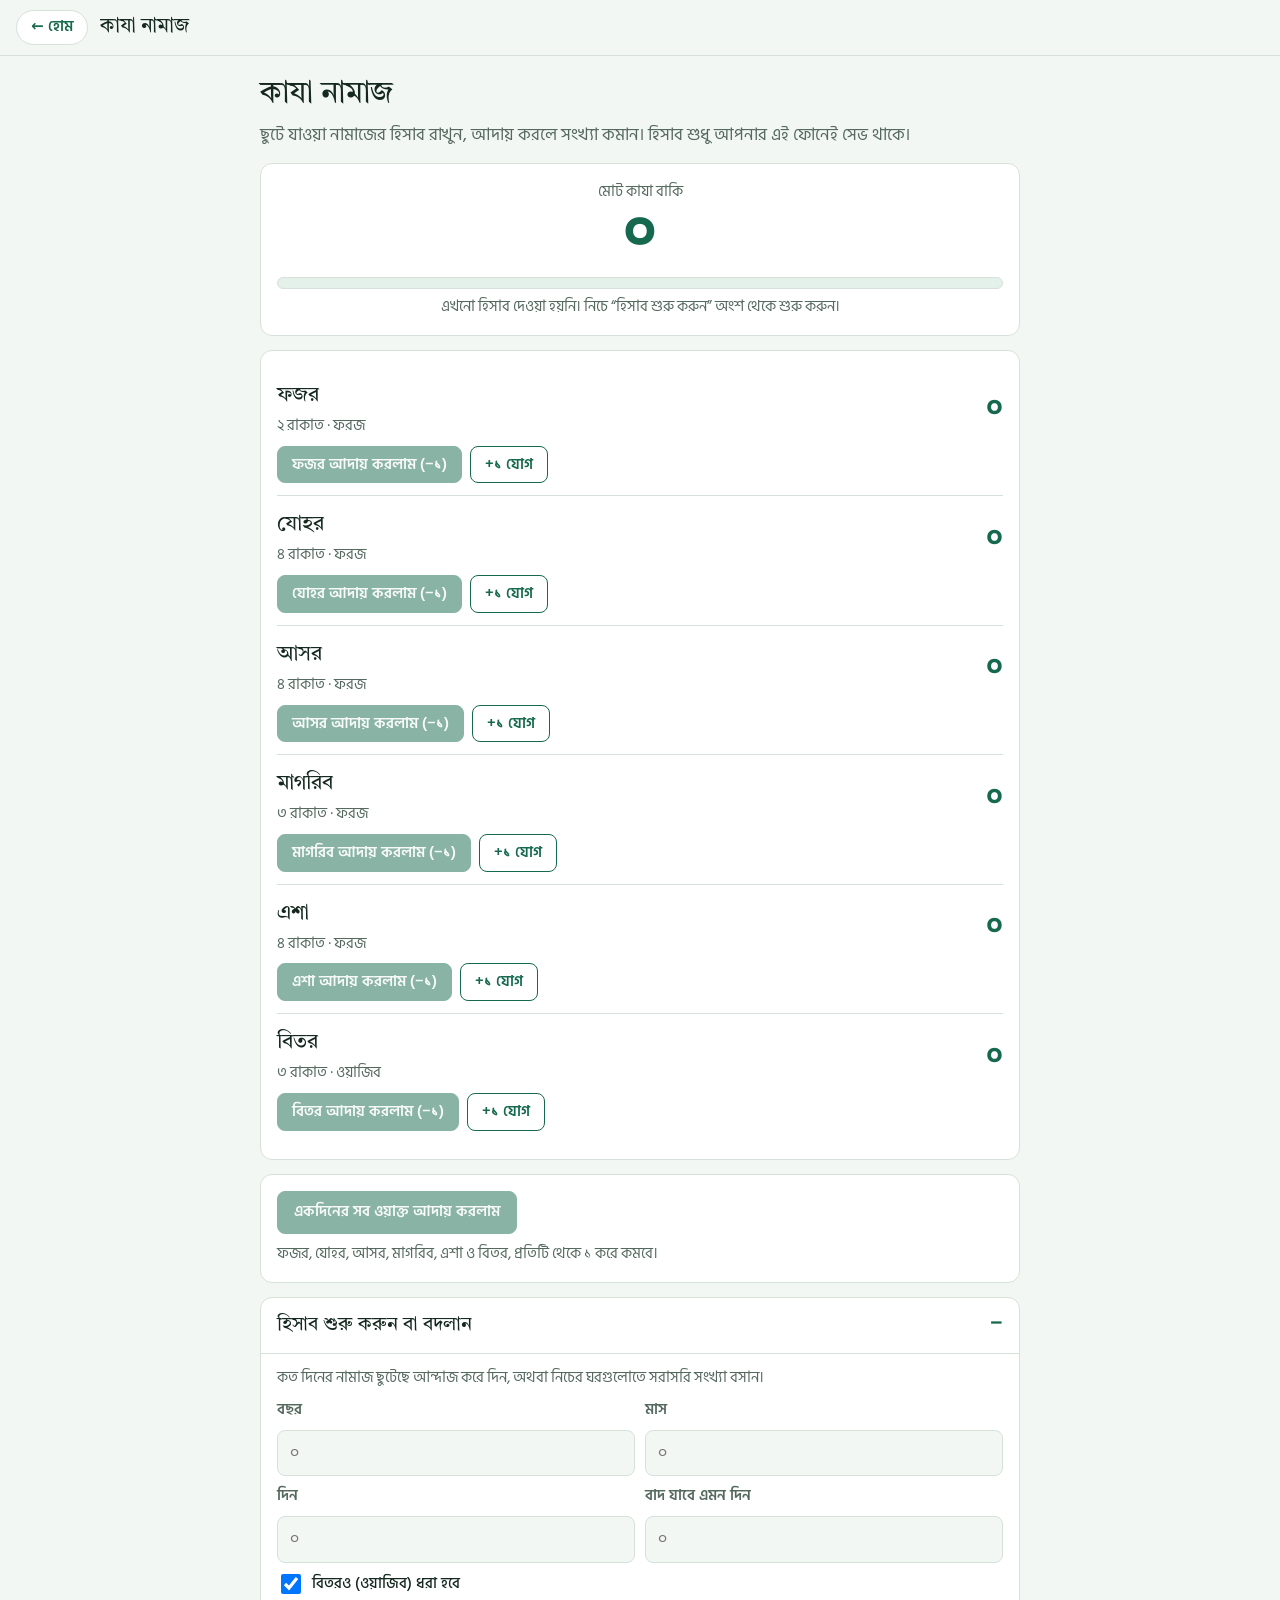
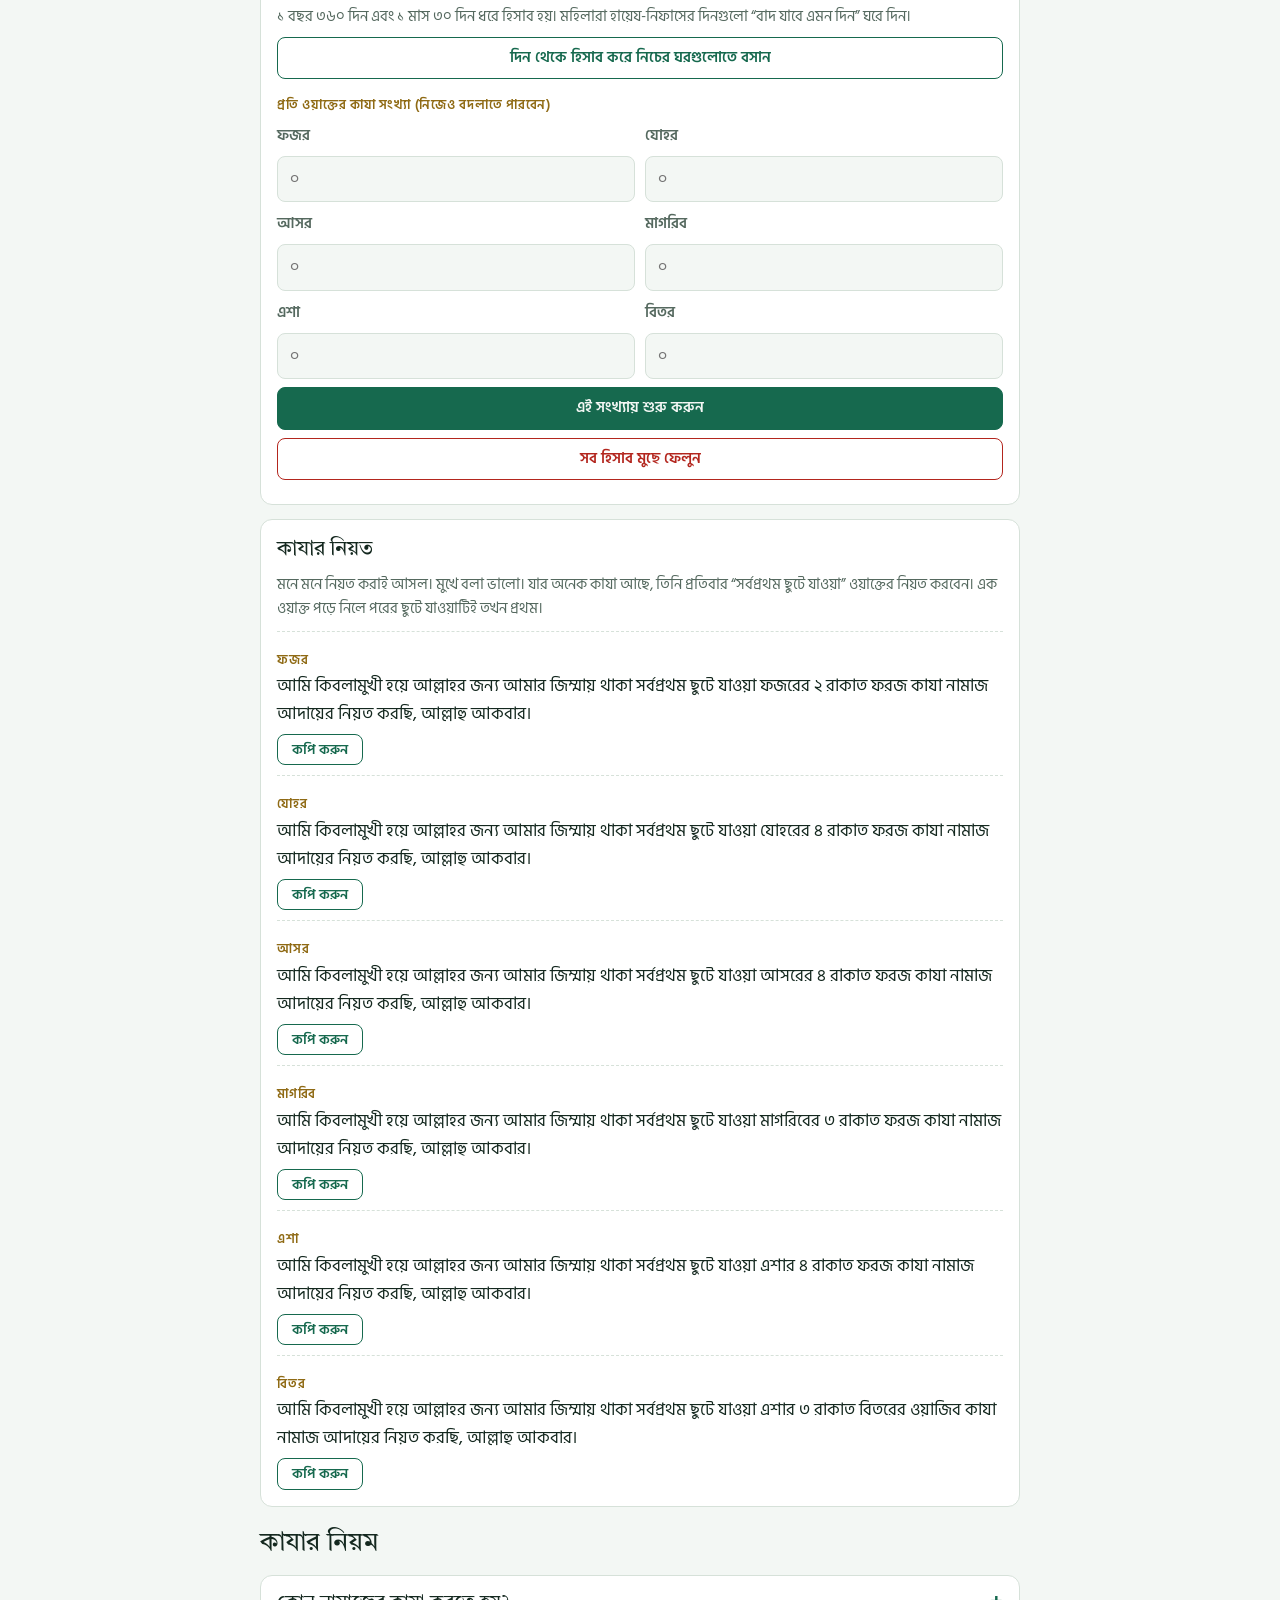
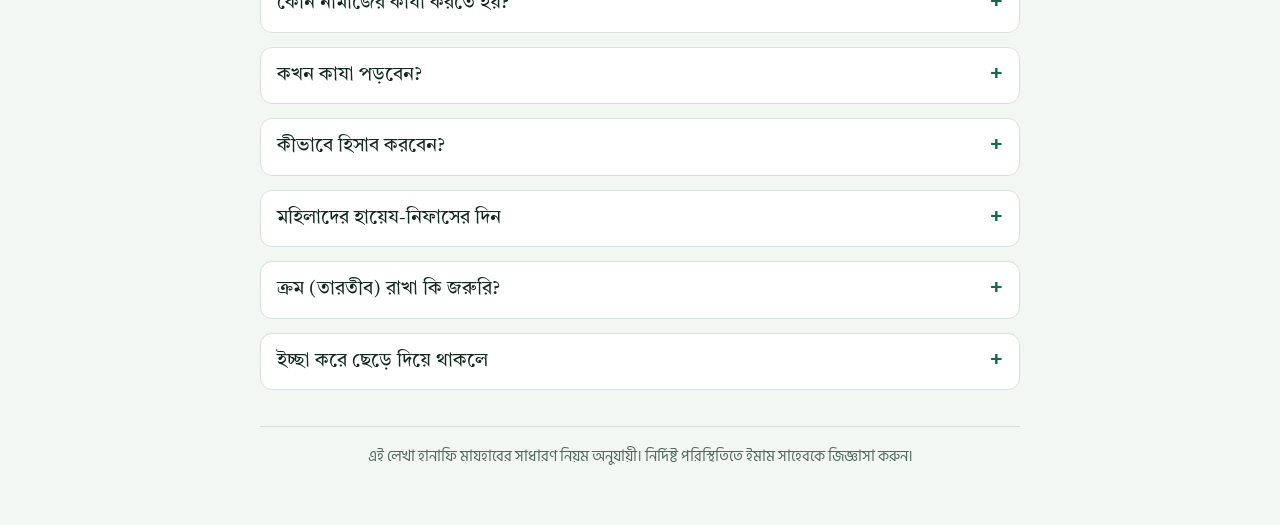
<file: kaza.html>
<!doctype html>
<html lang="bn">
<head>
<meta charset="utf-8">
<meta name="viewport" content="width=device-width, initial-scale=1, viewport-fit=cover">
<title>কাযা নামাজ — ফাদিলমুন্সী বাড়ি জামে মসজিদ</title>
<meta name="theme-color" content="#025054">
<meta name="description" content="কাযা নামাজের নিয়ম, নিয়ত এবং কাযা ট্র্যাকার: কত ওয়াক্ত বাকি, আদায় করলে কমবে (হানাফি মাযহাব)">
<link rel="icon" type="image/png" href="icon-192.png">
<link rel="preconnect" href="https://fonts.googleapis.com">
<link rel="preconnect" href="https://fonts.gstatic.com" crossorigin>
<link rel="stylesheet" href="https://fonts.googleapis.com/css2?family=Hind+Siliguri:wght@400;500;600;700&family=Tiro+Bangla&display=swap">
<link rel="stylesheet" href="edu.css">
</head>
<body>
<div class="topbar"><a class="back" href="index.html">← হোম</a><span class="tt">কাযা নামাজ</span></div>
<main class="wrap">
  <div class="intro">
    <h1>কাযা নামাজ</h1>
    <p>ছুটে যাওয়া নামাজের হিসাব রাখুন, আদায় করলে সংখ্যা কমান। হিসাব শুধু আপনার এই ফোনেই সেভ থাকে।</p>
  </div>

  <div class="list">
    <section class="card sum" aria-live="polite">
      <div class="small">মোট কাযা বাকি</div>
      <div class="big" id="tot">০</div>
      <div class="bar" id="bar" role="progressbar" aria-label="আদায়ের অগ্রগতি" aria-valuemin="0" aria-valuemax="100" aria-valuenow="0"><i id="barI"></i></div>
      <p class="small" id="msg"></p>
    </section>

    <section class="card" aria-label="ওয়াক্ত অনুযায়ী কাযা">
      <div id="rows"></div>
    </section>

    <section class="card">
      <button class="btn" id="allBtn" type="button">একদিনের সব ওয়াক্ত আদায় করলাম</button>
      <p class="small" style="margin-top:8px">ফজর, যোহর, আসর, মাগরিব, এশা ও বিতর, প্রতিটি থেকে ১ করে কমবে।</p>
    </section>

    <details class="acc" id="setup">
      <summary><span class="sum-t">হিসাব শুরু করুন বা বদলান</span></summary>
      <div class="body frm">
        <p class="small" style="margin:0">কত দিনের নামাজ ছুটেছে আন্দাজ করে দিন, অথবা নিচের ঘরগুলোতে সরাসরি সংখ্যা বসান।</p>
        <div class="two">
          <div class="frm"><label for="iy">বছর</label><input id="iy" type="text" inputmode="numeric" placeholder="০"></div>
          <div class="frm"><label for="im">মাস</label><input id="im" type="text" inputmode="numeric" placeholder="০"></div>
        </div>
        <div class="two">
          <div class="frm"><label for="id">দিন</label><input id="id" type="text" inputmode="numeric" placeholder="০"></div>
          <div class="frm"><label for="ix">বাদ যাবে এমন দিন</label><input id="ix" type="text" inputmode="numeric" placeholder="০"></div>
        </div>
        <label class="chk"><input id="iw" type="checkbox" checked> বিতরও (ওয়াজিব) ধরা হবে</label>
        <p class="small" style="margin:0">১ বছর ৩৬০ দিন এবং ১ মাস ৩০ দিন ধরে হিসাব হয়। মহিলারা হায়েয-নিফাসের দিনগুলো “বাদ যাবে এমন দিন” ঘরে দিন।</p>
        <button class="btn line" id="calcBtn" type="button">দিন থেকে হিসাব করে নিচের ঘরগুলোতে বসান</button>
        <div class="lb">প্রতি ওয়াক্তের কাযা সংখ্যা (নিজেও বদলাতে পারবেন)</div>
        <div class="two" id="qs"></div>
        <button class="btn" id="startBtn" type="button">এই সংখ্যায় শুরু করুন</button>
        <button class="btn dng" id="resetBtn" type="button">সব হিসাব মুছে ফেলুন</button>
        <p class="small" id="stMsg" role="status" style="margin:0"></p>
      </div>
    </details>

    <section class="card">
      <h3>কাযার নিয়ত</h3>
      <p class="small">মনে মনে নিয়ত করাই আসল। মুখে বলা ভালো। যার অনেক কাযা আছে, তিনি প্রতিবার “সর্বপ্রথম ছুটে যাওয়া” ওয়াক্তের নিয়ত করবেন। এক ওয়াক্ত পড়ে নিলে পরের ছুটে যাওয়াটিই তখন প্রথম।</p>
      <div id="niy"></div>
    </section>

    <h2 style="margin-top:6px">কাযার নিয়ম</h2>
    <details class="acc"><summary><span class="sum-t">কোন নামাজের কাযা করতে হয়?</span></summary><div class="body">
      <p style="margin:0">পাঁচ ওয়াক্ত ফরজ এবং বিতর (ওয়াজিব) ছুটে গেলে কাযা পড়তে হয়। সুন্নত ও নফলের কাযা সাধারণত নেই। তবে ফজরের ফরজের সাথে সুন্নতও ছুটে গেলে এবং দুপুরের আগে (সূর্য ঢলার আগে) কাযা পড়লে সুন্নতও পড়ার কথা ফিকহে আছে। ইমাম সাহেবের কাছে জেনে নিন।</p>
    </div></details>
    <details class="acc"><summary><span class="sum-t">কখন কাযা পড়বেন?</span></summary><div class="body">
      <p style="margin:0">সুযোগ পাওয়ামাত্র দেরি না করে পড়া উচিত। নিষিদ্ধ তিন সময় (সূর্য ওঠার সময়, ঠিক দুপুরে, সূর্য ডোবার সময়) ছাড়া যেকোনো সময় কাযা পড়া যায়। প্রতিদিন নিয়ম করে কিছু কিছু পড়লে ধীরে ধীরে সব আদায় হয়ে যাবে।</p>
    </div></details>
    <details class="acc"><summary><span class="sum-t">কীভাবে হিসাব করবেন?</span></summary><div class="body">
      <p style="margin:0">বালেগ হওয়ার পর থেকে নামাজ ফরজ। সাধারণত ছেলে-মেয়েরা ১২ থেকে ১৫ বছর বয়সের মধ্যে বালেগ হয়। কোনো লক্ষণ প্রকাশ না পেলে ১৫ চান্দ্র বছর পূর্ণ হলে বালেগ ধরা হয়। বালেগ হওয়ার পর কত দিনের নামাজ ছুটেছে, তা প্রবল ধারণায় আন্দাজ করবেন। সন্দেহ থাকলে একটু বেশি ধরে নেওয়া সতর্কতা।</p>
    </div></details>
    <details class="acc"><summary><span class="sum-t">মহিলাদের হায়েয-নিফাসের দিন</span></summary><div class="body">
      <p style="margin:0">হায়েয ও নিফাসের দিনের নামাজের কাযা নেই। হিসাব করার সময় ওই দিনগুলো বাদ দিন।</p>
    </div></details>
    <details class="acc"><summary><span class="sum-t">ক্রম (তারতীব) রাখা কি জরুরি?</span></summary><div class="body">
      <p style="margin:0">যার ছুটে যাওয়া নামাজ ছয় ওয়াক্তের কম, তার জন্য ক্রম রক্ষা করা এবং ওয়াক্তিয়া নামাজের আগে কাযা পড়া জরুরি। যার ছুটে যাওয়া নামাজ অনেক বেশি, তার জন্য এই ক্রমের বাধ্যবাধকতা থাকে না। বিস্তারিত অবস্থা বুঝে ইমাম সাহেব বা আলেমের কাছে জানুন।</p>
    </div></details>
    <details class="acc"><summary><span class="sum-t">ইচ্ছা করে ছেড়ে দিয়ে থাকলে</span></summary><div class="body">
      <p style="margin:0">ইচ্ছা করে নামাজ ছাড়া গুনাহ। আল্লাহর কাছে খালিস তাওবা করুন এবং ছুটে যাওয়া সব নামাজ কাযা আদায় করুন। আল্লাহ তাওবাকারীকে ভালোবাসেন।</p>
    </div></details>
  </div>

  <footer class="ef">এই লেখা হানাফি মাযহাবের সাধারণ নিয়ম অনুযায়ী। নির্দিষ্ট পরিস্থিতিতে ইমাম সাহেবকে জিজ্ঞাসা করুন।</footer>
</main>
<script src="edu.js"></script>
<script>
(function () {
  var h = EDU.h, bn = EDU.bn;
  var KEY = 'kaza_v1';
  var K = [
    { id: 'f', n: 'ফজর', r: 2, ph: 'ফজরের ২ রাকাত ফরজ' },
    { id: 'z', n: 'যোহর', r: 4, ph: 'যোহরের ৪ রাকাত ফরজ' },
    { id: 'a', n: 'আসর', r: 4, ph: 'আসরের ৪ রাকাত ফরজ' },
    { id: 'm', n: 'মাগরিব', r: 3, ph: 'মাগরিবের ৩ রাকাত ফরজ' },
    { id: 'i', n: 'এশা', r: 4, ph: 'এশার ৪ রাকাত ফরজ' },
    { id: 'w', n: 'বিতর', r: 3, ph: 'এশার ৩ রাকাত বিতরের ওয়াজিব', w: 1 }
  ];

  function num(v) {
    var n = parseInt(EDU.toLatin(String(v == null ? '' : v).trim()), 10);
    return (isNaN(n) || n < 0) ? 0 : Math.min(n, 999999);
  }
  function blank() { var o = { init: {}, left: {} }; K.forEach(function (k) { o.init[k.id] = 0; o.left[k.id] = 0; }); return o; }
  function load() {
    var s = blank();
    try {
      var j = JSON.parse(EDU.get(KEY, ''));
      if (j && j.init && j.left) K.forEach(function (k) { s.init[k.id] = num(j.init[k.id]); s.left[k.id] = Math.min(num(j.left[k.id]), s.init[k.id]); });
    } catch (e) {}
    return s;
  }
  var st = load();
  function save() { EDU.set(KEY, JSON.stringify(st)); }
  function sum(o) { var t = 0; K.forEach(function (k) { t += o[k.id]; }); return t; }

  var canStore = (function () { try { localStorage.setItem('_t', '1'); localStorage.removeItem('_t'); return true; } catch (e) { return false; } })();

  var rowsEl = document.getElementById('rows'), refs = {};
  K.forEach(function (k) {
    var row = h('div', 'krow');
    var l = h('div');
    l.appendChild(h('div', 'kn', k.n));
    l.appendChild(h('div', 'small', bn(k.r) + ' রাকাত · ' + (k.w ? 'ওয়াজিব' : 'ফরজ')));
    var c = h('div', 'kc', '০');
    var kb = h('div', 'kb');
    var dec = h('button', 'btn', k.n + ' আদায় করলাম (−১)');
    dec.type = 'button';
    var inc = h('button', 'btn line', '+১ যোগ');
    inc.type = 'button';
    inc.setAttribute('aria-label', k.n + ' ১ ওয়াক্ত যোগ করুন');
    dec.addEventListener('click', function () { if (st.left[k.id] > 0) { st.left[k.id]--; save(); render(); } });
    inc.addEventListener('click', function () { st.left[k.id]++; st.init[k.id]++; save(); render(); });
    kb.appendChild(dec); kb.appendChild(inc);
    row.appendChild(l); row.appendChild(c); row.appendChild(kb);
    rowsEl.appendChild(row);
    refs[k.id] = { c: c, dec: dec };
  });

  var totEl = document.getElementById('tot'), barI = document.getElementById('barI'), bar = document.getElementById('bar'), msg = document.getElementById('msg');
  function render() {
    var left = sum(st.left), init = sum(st.init);
    totEl.textContent = bn(left);
    K.forEach(function (k) {
      refs[k.id].c.textContent = bn(st.left[k.id]);
      refs[k.id].dec.disabled = st.left[k.id] === 0;
    });
    var pct = init > 0 ? Math.round((init - left) / init * 100) : 0;
    barI.style.width = pct + '%';
    bar.setAttribute('aria-valuenow', String(pct));
    if (!init) msg.textContent = 'এখনো হিসাব দেওয়া হয়নি। নিচে “হিসাব শুরু করুন” অংশ থেকে শুরু করুন।';
    else if (!left) msg.textContent = 'আলহামদুলিল্লাহ, সব কাযা আদায় হয়েছে। আল্লাহ কবুল করুন।';
    else msg.textContent = bn(init - left) + ' ওয়াক্ত আদায় হয়েছে, মোট ' + bn(init) + ' ওয়াক্তের মধ্যে (' + bn(pct) + '%)।';
    document.getElementById('allBtn').disabled = left === 0;
    if (!canStore) document.getElementById('stMsg').textContent = 'এই ব্রাউজারে হিসাব সেভ হচ্ছে না। পেজ বন্ধ করলে হিসাব মুছে যাবে।';
  }

  document.getElementById('allBtn').addEventListener('click', function () {
    K.forEach(function (k) { if (st.left[k.id] > 0) st.left[k.id]--; });
    save(); render();
  });

  /* হিসাব শুরুর ফর্ম */
  var qs = document.getElementById('qs'), qi = {};
  K.forEach(function (k) {
    var w = h('div', 'frm');
    var lb = h('label', '', k.n); lb.setAttribute('for', 'q_' + k.id);
    var inp = h('input'); inp.type = 'text'; inp.id = 'q_' + k.id; inp.setAttribute('inputmode', 'numeric'); inp.placeholder = '০';
    w.appendChild(lb); w.appendChild(inp); qs.appendChild(w);
    qi[k.id] = inp;
  });
  function fill() {
    K.forEach(function (k) { qi[k.id].value = st.init[k.id] ? String(st.left[k.id]) : ''; });
  }
  fill();
  var stMsg = document.getElementById('stMsg');
  document.getElementById('calcBtn').addEventListener('click', function () {
    var days = Math.max(0, num(document.getElementById('iy').value) * 360 + num(document.getElementById('im').value) * 30 + num(document.getElementById('id').value) - num(document.getElementById('ix').value));
    var wit = document.getElementById('iw').checked;
    K.forEach(function (k) { qi[k.id].value = (k.w && !wit) ? '0' : String(days); });
    stMsg.textContent = bn(days) + ' দিনের হিসাব বসানো হয়েছে। দরকার হলে ঘরগুলো বদলে “এই সংখ্যায় শুরু করুন” চাপুন।';
  });
  document.getElementById('startBtn').addEventListener('click', function () {
    var vals = {}, t = 0;
    K.forEach(function (k) { vals[k.id] = num(qi[k.id].value); t += vals[k.id]; });
    if (!t) { stMsg.textContent = 'কমপক্ষে একটি ওয়াক্তের সংখ্যা দিন।'; return; }
    if (sum(st.init) > 0 && !window.confirm('আগের হিসাব মুছে এই নতুন হিসাব বসবে। ঠিক আছে?')) return;
    K.forEach(function (k) { st.init[k.id] = vals[k.id]; st.left[k.id] = vals[k.id]; });
    save(); render();
    stMsg.textContent = 'হিসাব শুরু হয়েছে। মোট ' + bn(t) + ' ওয়াক্ত।';
    try { window.scrollTo({ top: 0, behavior: 'smooth' }); } catch (e) { window.scrollTo(0, 0); }
  });
  document.getElementById('resetBtn').addEventListener('click', function () {
    if (!window.confirm('সব হিসাব মুছে যাবে। নিশ্চিত?')) return;
    st = blank(); save(); render(); fill();
    ['iy', 'im', 'id', 'ix'].forEach(function (x) { document.getElementById(x).value = ''; });
    stMsg.textContent = 'হিসাব মুছে ফেলা হয়েছে।';
  });
  if (!sum(st.init)) document.getElementById('setup').open = true;

  /* নিয়ত */
  var niy = document.getElementById('niy');
  K.forEach(function (k) {
    var t = 'আমি কিবলামুখী হয়ে আল্লাহর জন্য আমার জিম্মায় থাকা সর্বপ্রথম ছুটে যাওয়া ' + k.ph + ' কাযা নামাজ আদায়ের নিয়ত করছি, আল্লাহু আকবার।';
    var d = h('div', 'vt');
    d.appendChild(h('div', 'lb', k.n));
    d.appendChild(h('p', '', t));
    d.appendChild(EDU.copyBtn(t));
    niy.appendChild(d);
  });

  render();
})();
</script>
</body>
</html>
</file>
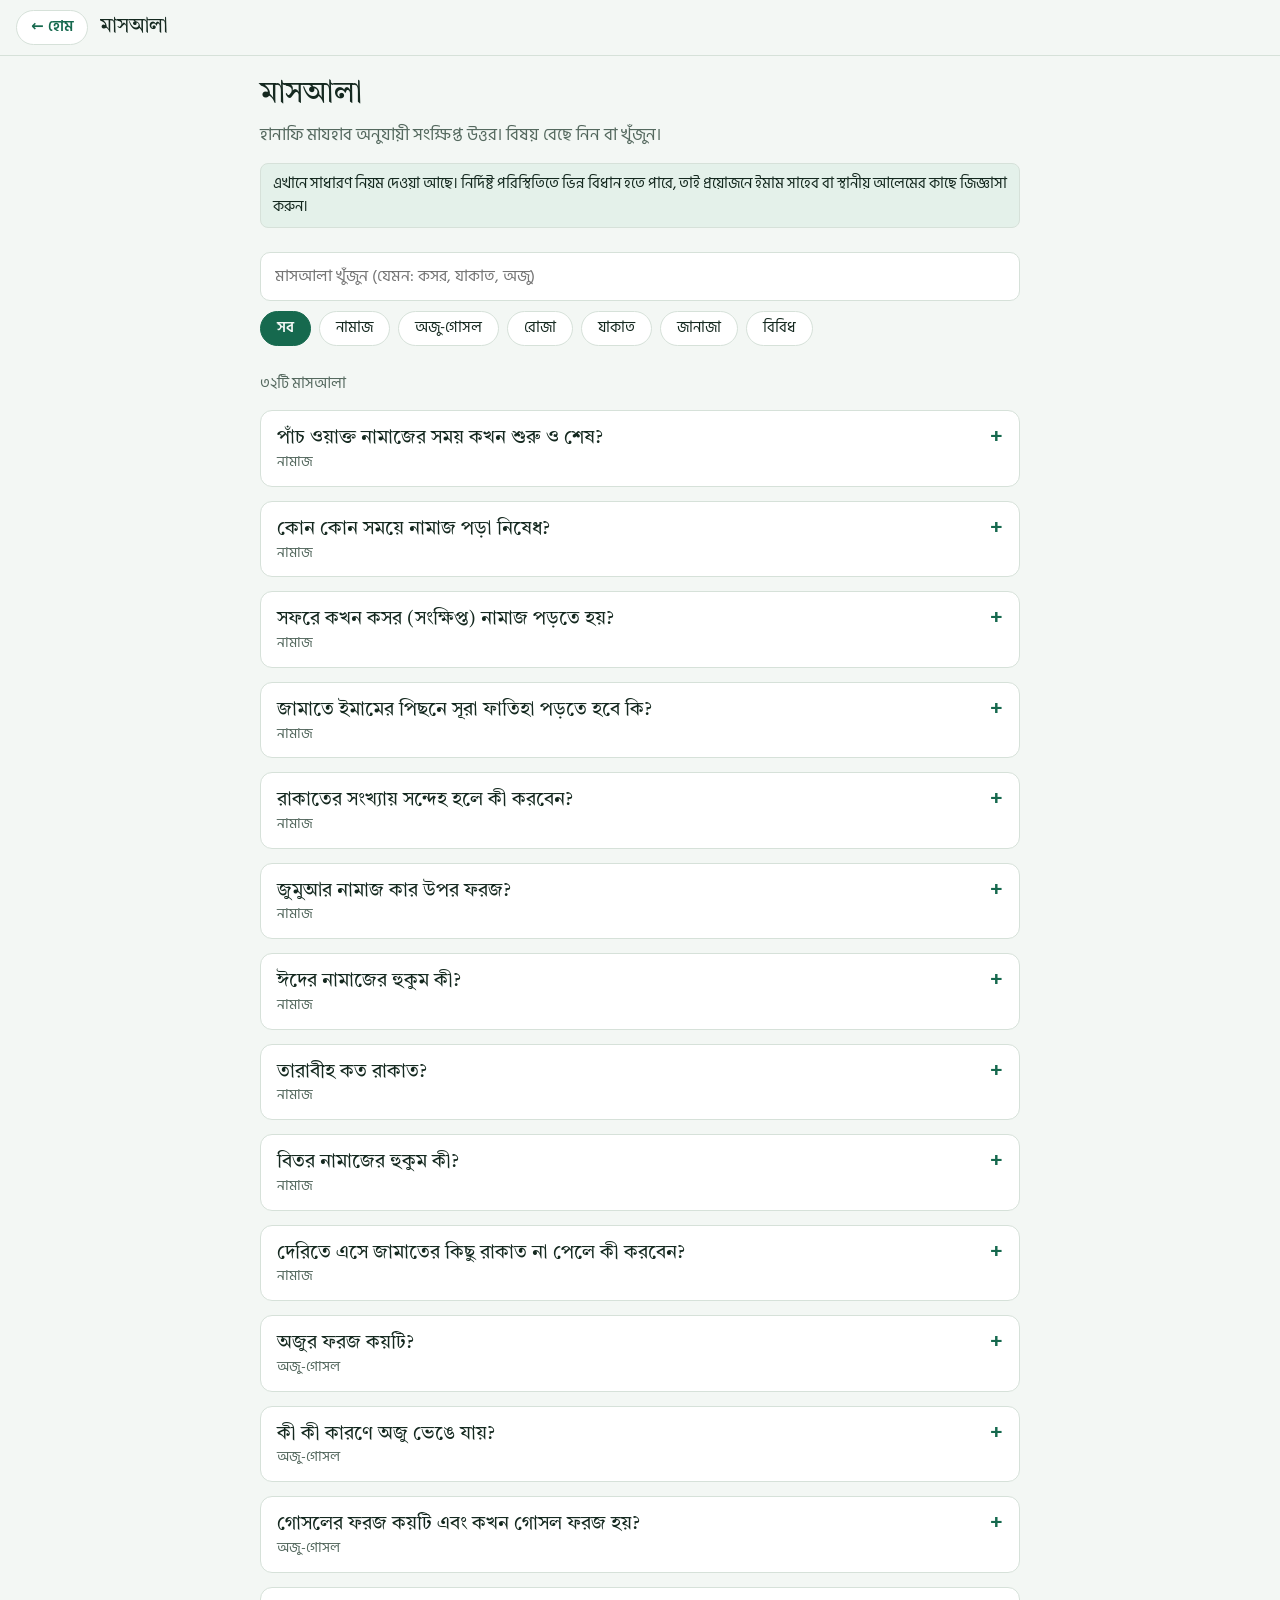
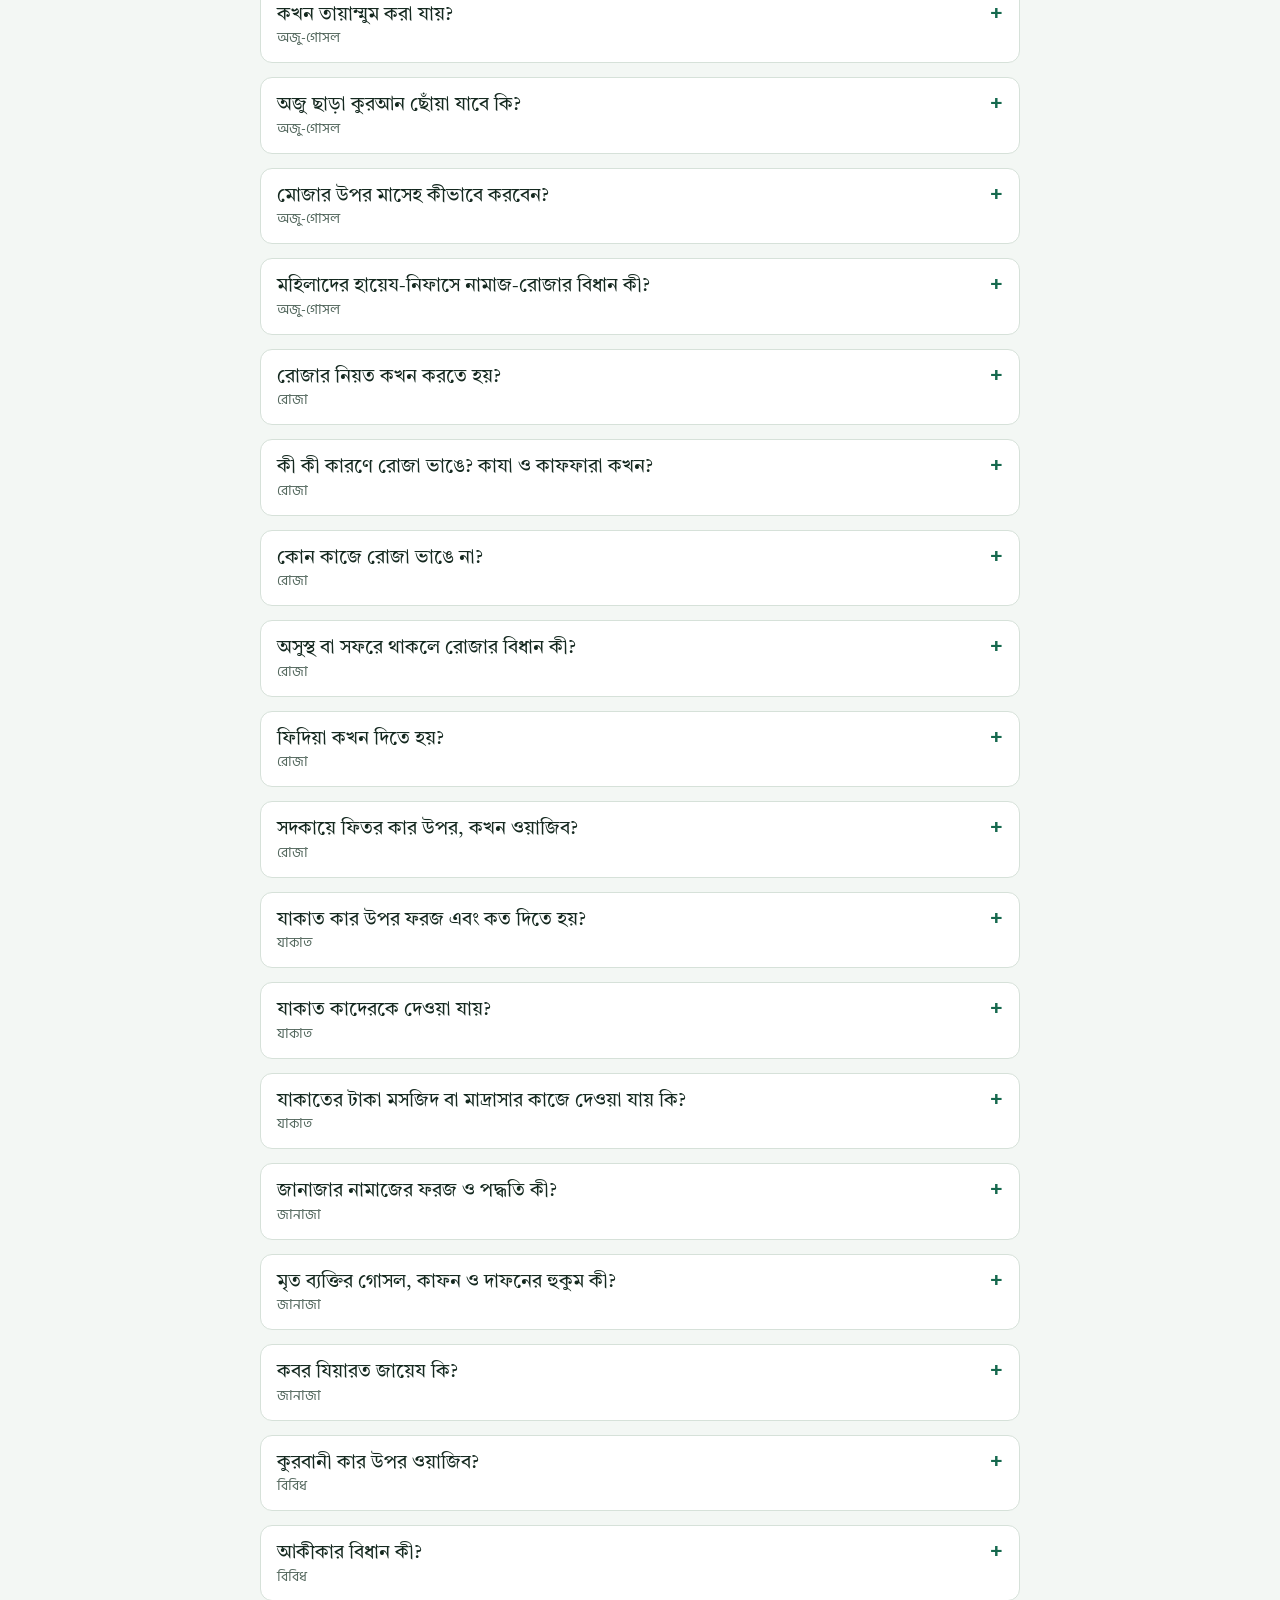
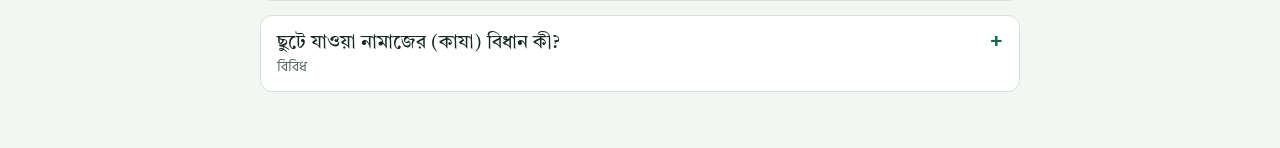
<file: masala.html>
<!doctype html>
<html lang="bn">
<head>
<meta charset="utf-8">
<meta name="viewport" content="width=device-width, initial-scale=1, viewport-fit=cover">
<title>মাসআলা — ফাদিলমুন্সী বাড়ি জামে মসজিদ</title>
<meta name="theme-color" content="#025054">
<meta name="description" content="নামাজ, পবিত্রতা, রোজা, যাকাত, জানাজা ও অন্যান্য বিষয়ে হানাফি মাযহাব অনুযায়ী সংক্ষিপ্ত মাসআলা">
<link rel="icon" type="image/png" href="icon-192.png">
<link rel="preconnect" href="https://fonts.googleapis.com">
<link rel="preconnect" href="https://fonts.gstatic.com" crossorigin>
<link rel="stylesheet" href="https://fonts.googleapis.com/css2?family=Hind+Siliguri:wght@400;500;600;700&family=Tiro+Bangla&display=swap">
<link rel="stylesheet" href="edu.css">
</head>
<body>
<div class="topbar"><a class="back" href="index.html">← হোম</a><span class="tt">মাসআলা</span></div>
<main class="wrap">
  <div class="intro">
    <h1>মাসআলা</h1>
    <p>হানাফি মাযহাব অনুযায়ী সংক্ষিপ্ত উত্তর। বিষয় বেছে নিন বা খুঁজুন।</p>
  </div>
  <p class="note">এখানে সাধারণ নিয়ম দেওয়া আছে। নির্দিষ্ট পরিস্থিতিতে ভিন্ন বিধান হতে পারে, তাই প্রয়োজনে ইমাম সাহেব বা স্থানীয় আলেমের কাছে জিজ্ঞাসা করুন।</p>
  <div class="stick">
    <input class="search" id="q" type="search" placeholder="মাসআলা খুঁজুন (যেমন: কসর, যাকাত, অজু)" aria-label="মাসআলা খুঁজুন">
    <div class="chips" id="chips" role="tablist" aria-label="বিষয়"></div>
  </div>
  <p class="small" id="cnt"></p>
  <div class="list" id="out" aria-live="polite"></div>
</main>
<script src="edu.js"></script>
<script>
(function () {
  var h = EDU.h, bn = EDU.bn;

  /* c = বিষয়, q = প্রশ্ন, a = উত্তর (নতুন লাইনে নতুন পয়েন্ট)। নতুন মাসআলা masala.json ফাইলে একই ধরনে যোগ করা যায়। */
  var M = [
    /* নামাজ */
    { c: 'নামাজ', q: 'পাঁচ ওয়াক্ত নামাজের সময় কখন শুরু ও শেষ?',
      a: 'ফজর: সুবহে সাদিক থেকে সূর্য ওঠার আগ পর্যন্ত।\nযোহর: সূর্য ঢলার পর থেকে আসরের সময় শুরুর আগ পর্যন্ত।\nআসর: হানাফি মতে প্রতিটি বস্তুর ছায়া (দুপুরের আসল ছায়া বাদে) দ্বিগুণ হওয়ার পর থেকে সূর্যাস্তের আগ পর্যন্ত।\nমাগরিব: সূর্যাস্তের পর থেকে পশ্চিম আকাশের আভা থাকা পর্যন্ত।\nএশা: মাগরিবের সময় শেষ হওয়ার পর থেকে সুবহে সাদিকের আগ পর্যন্ত।\nনির্ভুল সময়ের জন্য মসজিদের সময়সূচি দেখুন।' },
    { c: 'নামাজ', q: 'কোন কোন সময়ে নামাজ পড়া নিষেধ?',
      a: 'তিন সময়ে কোনো নামাজ পড়া যায় না (ফরজ, কাযা ও নফল সবই): সূর্য ওঠার সময়, ঠিক দুপুরে (সূর্য মাথার উপরে থাকার সময়) এবং সূর্য ডোবার সময়। তবে সেদিনের আসর তখনো বাকি থাকলে সূর্যাস্তের সময়ও তা পড়া যায়।\nফজরের ফরজের পর থেকে সূর্য ওঠা পর্যন্ত এবং আসরের ফরজের পর থেকে সূর্যাস্ত পর্যন্ত নফল পড়া মাকরূহ।' },
    { c: 'নামাজ', q: 'সফরে কখন কসর (সংক্ষিপ্ত) নামাজ পড়তে হয়?',
      a: 'নিজের এলাকা থেকে প্রায় ৪৮ মাইল (প্রায় ৭৭ কিলোমিটার) বা তার বেশি দূরত্বে যাওয়ার নিয়তে বের হলে এবং নিজ এলাকার সীমা পার হলে মুসাফির হয়।\nমুসাফির যোহর, আসর ও এশার ৪ রাকাত ফরজ ২ রাকাত পড়বেন। এটিই হানাফি মতে বিধান, ইচ্ছাধীন নয়। ফজর, মাগরিব ও বিতর পূর্ণ পড়তে হবে।\nগন্তব্যে ১৫ দিন বা বেশি থাকার নিয়ত করলে সেখানে মুকীম হয়ে যান এবং পূর্ণ নামাজ পড়বেন। এর কম থাকার নিয়ত করলে কসর চলবে।\nমুসাফির মুকীম ইমামের পিছনে পূর্ণ ৪ রাকাত পড়বেন।' },
    { c: 'নামাজ', q: 'জামাতে ইমামের পিছনে সূরা ফাতিহা পড়তে হবে কি?',
      a: 'হানাফি মাযহাব অনুযায়ী মুক্তাদি ইমামের পিছনে ফাতিহা বা অন্য সূরা পড়বেন না, চুপ করে শুনবেন। ইমামের কিরাতই মুক্তাদির কিরাত হিসেবে গণ্য হয়। মুক্তাদি শুধু সানা ও তাশাহহুদ ইত্যাদি পড়বেন।' },
    { c: 'নামাজ', q: 'রাকাতের সংখ্যায় সন্দেহ হলে কী করবেন?',
      a: 'যার জীবনে প্রথমবার এমন সন্দেহ হয়েছে, সে নামাজ আবার পড়বে।\nযার প্রায়ই এমন হয়, সে মনের প্রবল ধারণা অনুযায়ী চলবে। প্রবল ধারণা না থাকলে কম সংখ্যা ধরে নেবে এবং শেষে সিজদায়ে সাহু করবে।' },
    { c: 'নামাজ', q: 'জুমুআর নামাজ কার উপর ফরজ?',
      a: 'যিনি পুরুষ, মুকীম (মুসাফির নন), সুস্থ, প্রাপ্তবয়স্ক ও বিবেকবান। মহিলা, মুসাফির, অসুস্থ ও নাবালকের উপর ফরজ নয়, তবে তারা পড়লে আদায় হয়ে যায়।\nখুতবার সময় কথা বলা, নামাজ পড়া বা অন্য কোনো কাজ করা নিষেধ। চুপ করে খুতবা শুনতে হবে।' },
    { c: 'নামাজ', q: 'ঈদের নামাজের হুকুম কী?',
      a: 'হানাফি মতে দুই ঈদের নামাজ ওয়াজিব। ২ রাকাত, ছয়টি অতিরিক্ত তাকবীরসহ। আযান ও ইকামত নেই। নামাজের পর খুতবা হয়।' },
    { c: 'নামাজ', q: 'তারাবীহ কত রাকাত?',
      a: 'তারাবীহ ২০ রাকাত, সুন্নতে মুয়াক্কাদা। পুরুষ-মহিলা সবার জন্য। রমযানে এশার ফরজ ও সুন্নতের পর পড়তে হয়। প্রতি ২ রাকাতে সালাম ফিরিয়ে পড়া উত্তম। তারাবীহে একবার কুরআন খতম করা সুন্নত। বিতর তারাবীহের পরে পড়া হয়।' },
    { c: 'নামাজ', q: 'বিতর নামাজের হুকুম কী?',
      a: 'হানাফি মতে বিতর ওয়াজিব। ৩ রাকাত, এক সালামে। তৃতীয় রাকাতে সূরার পর তাকবীর বলে দোয়া কুনূত পড়তে হয়। বিতর ছুটে গেলে তার কাযা পড়তে হয়।' },
    { c: 'নামাজ', q: 'দেরিতে এসে জামাতের কিছু রাকাত না পেলে কী করবেন?',
      a: 'ইমাম যে অবস্থায় আছেন, সে অবস্থায় তাকবীর বলে শামিল হোন। ইমামের সালামের পর সালাম না ফিরিয়ে উঠে দাঁড়িয়ে ছুটে যাওয়া রাকাত পূরণ করুন। যে রাকাতের রুকু পেয়েছেন, সেই রাকাত পাওয়া হিসেবে ধরা হবে।' },

    /* পবিত্রতা */
    { c: 'অজু-গোসল', q: 'অজুর ফরজ কয়টি?',
      a: 'চারটি:\n১. পুরো মুখমণ্ডল ধোয়া\n২. কনুইসহ দুই হাত ধোয়া\n৩. মাথার এক চতুর্থাংশ মাসেহ করা\n৪. টাখনুসহ দুই পা ধোয়া' },
    { c: 'অজু-গোসল', q: 'কী কী কারণে অজু ভেঙে যায়?',
      a: 'পেশাব-পায়খানার রাস্তা দিয়ে কিছু বের হওয়া (পেশাব, পায়খানা, বায়ু)।\nশরীরের কোথাও থেকে রক্ত বা পুঁজ বের হয়ে গড়িয়ে পড়া।\nমুখভরে বমি হওয়া।\nশুয়ে বা হেলান দিয়ে ঘুমিয়ে পড়া।\nজ্ঞান হারানো, পাগল বা মাতাল হওয়া।\nনামাজের ভেতর অট্টহাসি দেওয়া।\nহানাফি মতে মহিলাকে স্পর্শ করলে বা নিজের গোপনাঙ্গ ছুঁলে অজু ভাঙে না।' },
    { c: 'অজু-গোসল', q: 'গোসলের ফরজ কয়টি এবং কখন গোসল ফরজ হয়?',
      a: 'গোসলের ফরজ তিনটি: ১. কুলি করা (মুখের ভেতর সব জায়গায় পানি পৌঁছানো), ২. নাকে পানি দেওয়া, ৩. পুরো শরীরে পানি পৌঁছানো।\nগোসল ফরজ হয়: বীর্যপাত হলে, স্বামী-স্ত্রী মিলন হলে (বীর্যপাত না হলেও), হায়েয (মাসিক) ও নিফাস (সন্তান প্রসবের পরের রক্ত) শেষ হলে।' },
    { c: 'অজু-গোসল', q: 'কখন তায়াম্মুম করা যায়?',
      a: 'পানি না পেলে, অথবা পানি ব্যবহারে রোগ বাড়ার বা প্রাণের আশঙ্কা থাকলে।\nপবিত্র মাটি বা মাটিজাতীয় জিনিসে (পাথর, ইট ইত্যাদি) দুই হাত মেরে একবার সারা মুখ মাসেহ, আরেকবার কনুইসহ দুই হাত মাসেহ করতে হয়। প্রতিবার হাত মারার পর অতিরিক্ত ধুলা ঝেড়ে ফেলুন।' },
    { c: 'অজু-গোসল', q: 'অজু ছাড়া কুরআন ছোঁয়া যাবে কি?',
      a: 'না। অজু ছাড়া কুরআন শরীফের লেখা সরাসরি স্পর্শ করা জায়েয নয়। তবে মুখস্থ তিলাওয়াত করা জায়েয। গোসল ফরজ অবস্থায় ও হায়েয-নিফাসে কুরআন তিলাওয়াত করা যাবে না।' },
    { c: 'অজু-গোসল', q: 'মোজার উপর মাসেহ কীভাবে করবেন?',
      a: 'অজু অবস্থায় পরা চামড়ার বা মোটা মোজার উপর মাসেহ জায়েয। মুকীম এক দিন-রাত (২৪ ঘণ্টা), মুসাফির তিন দিন-রাত পর্যন্ত। মোজা খুলে ফেললে বা গোসল ফরজ হলে মাসেহ শেষ। মাসেহ মোজার উপরের অংশে হাতের ভেজা তিন আঙুল দিয়ে করতে হয়।' },
    { c: 'অজু-গোসল', q: 'মহিলাদের হায়েয-নিফাসে নামাজ-রোজার বিধান কী?',
      a: 'হায়েয (মাসিক) ও নিফাসের অবস্থায় নামাজ পড়তে হয় না এবং সেসব নামাজের কাযা নেই। রোজা রাখা যায় না, তবে সেই রোজার কাযা পরে রাখতে হয়।' },

    /* রোজা */
    { c: 'রোজা', q: 'রোজার নিয়ত কখন করতে হয়?',
      a: 'নিয়ত মনের ইচ্ছা। রমযানের রোজার নিয়ত রাতে করা উত্তম। রাতে না করলে সুবহে সাদিকের পর কিছু না খেয়ে থাকলে দ্বিপ্রহরের (সূর্য ঢলার) আগ পর্যন্ত নিয়ত করা যায়। মুখে বলা জরুরি নয়।' },
    { c: 'রোজা', q: 'কী কী কারণে রোজা ভাঙে? কাযা ও কাফফারা কখন?',
      a: 'খাওয়া, পান করা, সহবাস ও ইচ্ছাকৃত মুখভরে বমি করলে রোজা ভাঙে।\nশুধু কাযা: রোজা রেখে অসুস্থতা বা সফরের মতো ওজরে ভাঙলে, অথবা কুলি করার সময় অনিচ্ছায় পানি গলায় চলে গেলে একটি রোজা কাযা করতে হয়। অন্য জটিল ক্ষেত্রে (যেমন ওষুধ, ইনজেকশন) আলেমের কাছে জিজ্ঞাসা করুন।\nকাযা ও কাফফারা দুটোই: রমযানের রোজা রেখে কোনো ওজর ছাড়া ইচ্ছা করে পানাহার বা সহবাস করলে। কাফফারা হলো একটানা ৬০টি রোজা রাখা (মাঝে ছুটে গেলে আবার নতুন করে শুরু)। তা না পারলে ৬০ জন মিসকিনকে দুই বেলা পেট ভরে খাওয়ানো।' },
    { c: 'রোজা', q: 'কোন কাজে রোজা ভাঙে না?',
      a: 'ভুলে কিছু খেলে বা পান করলে (মনে পড়ামাত্র বন্ধ করুন)।\nমিসওয়াক বা ব্রাশ করলে (গলায় কিছু না গেলে)।\nনিজে নিজে বমি এলে।\nস্বপ্নদোষ হলে।\nসুরমা বা তেল ব্যবহার করলে।\nগোসল করলে বা কুলি করলে, যদি পানি গলায় না যায়।' },
    { c: 'রোজা', q: 'অসুস্থ বা সফরে থাকলে রোজার বিধান কী?',
      a: 'রোজা রাখলে রোগ বাড়ার আশঙ্কা থাকলে বা সফরে কষ্ট হলে রোজা ছেড়ে পরে কাযা করা যায়। সফরে কষ্ট না হলে রোজা রাখাই উত্তম।' },
    { c: 'রোজা', q: 'ফিদিয়া কখন দিতে হয়?',
      a: 'অতি বৃদ্ধ বা এমন রোগী, যিনি ভবিষ্যতেও রোজা রাখতে পারবেন না, তিনি প্রতিটি রোজার বদলে একজন মিসকিনকে দুই বেলা খাওয়াবেন বা সদকায়ে ফিতরের সমপরিমাণ টাকা দেবেন। পরে সুস্থ হয়ে গেলে রোজা কাযা করতে হবে।' },
    { c: 'রোজা', q: 'সদকায়ে ফিতর কার উপর, কখন ওয়াজিব?',
      a: 'ঈদুল ফিতরের দিন সুবহে সাদিক হওয়ার সময় যিনি সাহেবে নিসাব (যাকাতের নিসাব পরিমাণ সম্পদের মালিক), তিনি নিজের ও নাবালেগ সন্তানদের পক্ষ থেকে দেবেন।\nঈদের নামাজের আগে দিয়ে দেওয়া উত্তম। পরিমাণ (গম, আটা বা তার মূল্য) প্রতি বছর ইসলামিক ফাউন্ডেশন বা স্থানীয় আলেমগণ ঘোষণা করেন।' },

    /* যাকাত */
    { c: 'যাকাত', q: 'যাকাত কার উপর ফরজ এবং কত দিতে হয়?',
      a: 'যিনি সাহেবে নিসাব হবেন, অর্থাৎ নিজের প্রয়োজনের অতিরিক্ত ও ঋণ বাদ দিয়ে ৭.৫ ভরি (প্রায় ৮৭.৪৮ গ্রাম) সোনা, বা ৫২.৫ ভরি (প্রায় ৬১২.৩৬ গ্রাম) রুপা, বা সমমূল্যের টাকা-ব্যবসার মালের মালিক হবেন এবং তা এক চান্দ্র বছর তাঁর কাছে থাকবে।\nযাকাতের হার ২.৫% (৪০ ভাগের এক ভাগ)।\nনগদ টাকা ও ব্যবসার মালের নিসাব নির্ধারণে বর্তমানে অনেক আলেম রুপার নিসাবকে ভিত্তি ধরতে বলেন। নিজ এলাকার আলেমের সাথে পরামর্শ করুন।' },
    { c: 'যাকাত', q: 'যাকাত কাদেরকে দেওয়া যায়?',
      a: 'সূরা তাওবায় আট খাত উল্লেখ আছে: ফকির, মিসকিন, যাকাত আদায়ে নিযুক্ত কর্মী, ঋণগ্রস্ত, দাসমুক্তি, মুআল্লাফাতুল কুলূব (ইসলামের প্রতি আকৃষ্ট করার জন্য), আল্লাহর পথে (জিহাদ/দ্বীনি কাজ) এবং মুসাফির। অধিকাংশ হানাফি ফকীহের মতে মুআল্লাফাতুল কুলূব এখন প্রযোজ্য নয়।\nযাদের দেওয়া যায় না: নিজের মা-বাবা, দাদা-দাদি, সন্তান ও নাতি-নাতনি, স্বামী-স্ত্রী এবং নবী (সা.)-এর বংশধর (সাইয়্যেদ)। কোনো ধনী ব্যক্তিকেও দেওয়া যায় না।' },
    { c: 'যাকাত', q: 'যাকাতের টাকা মসজিদ বা মাদ্রাসার কাজে দেওয়া যায় কি?',
      a: 'যাকাত আদায় হতে হলে কোনো যোগ্য ব্যক্তিকে মালিক বানিয়ে দিতে হয়। তাই মসজিদ নির্মাণ, মেরামত, ইমাম-মুয়াজ্জিনের বেতন বা মসজিদের অন্যান্য খরচে যাকাত দেওয়া জায়েয নয়।\nমাদ্রাসার গরিব ও এতিম ছাত্রকে মালিক বানিয়ে দেওয়া যায়।\nমসজিদের খরচের জন্য সাধারণ দান ও সদকা (নফল) দেওয়া উচিত।' },

    /* জানাজা */
    { c: 'জানাজা', q: 'জানাজার নামাজের ফরজ ও পদ্ধতি কী?',
      a: 'জানাজা ফরজে কিফায়া: কিছু লোক আদায় করলে সবার পক্ষ থেকে আদায় হয়ে যায়।\nফরজ দুটি: ৪ তাকবীর বলা এবং দাঁড়িয়ে পড়া। এতে রুকু-সিজদা নেই।\nপদ্ধতি: নিয়ত করে প্রথম তাকবীরে কান পর্যন্ত হাত তুলে হাত বাঁধুন, সানা পড়ুন (শেষে “ওয়া জাল্লা সানাউকা” যোগ করুন)। দ্বিতীয় তাকবীরে (হাত না তুলে) দরূদ ইবরাহীম। তৃতীয় তাকবীরে মৃত ব্যক্তির জন্য দোয়া। চতুর্থ তাকবীরের পর ডানে ও বামে সালাম ফিরিয়ে হাত ছেড়ে দিন।\nদোয়াগুলো “দোয়া” পেজের “জানাজা ও কবর” অংশে আছে।' },
    { c: 'জানাজা', q: 'মৃত ব্যক্তির গোসল, কাফন ও দাফনের হুকুম কী?',
      a: 'মৃত মুসলিমকে গোসল দেওয়া, কাফন পরানো, জানাজা পড়া ও দাফন করা ফরজে কিফায়া। বিস্তারিত নিয়ম “বিশেষ বিষয়” অংশের “মৃত্যু ও কাফন-দাফন” পেজে দেখুন।' },
    { c: 'জানাজা', q: 'কবর যিয়ারত জায়েয কি?',
      a: 'হ্যাঁ, কবর যিয়ারত জায়েয ও মুস্তাহাব, কারণ তা মৃত্যু ও আখিরাতের কথা স্মরণ করিয়ে দেয়। কবরস্থানে গিয়ে সালাম দেওয়া, দোয়া করা ও কুরআন তিলাওয়াত করে সওয়াব পৌঁছানো যায়। কবরে সিজদা করা, কবরবাসীর কাছে কিছু চাওয়া বা কবর পাকা করে সাজানো জায়েয নয়।' },

    /* বিবিধ */
    { c: 'বিবিধ', q: 'কুরবানী কার উপর ওয়াজিব?',
      a: 'হানাফি মতে মুকীম, স্বাধীন, সাহেবে নিসাব (জিলহজ্জের ১০ থেকে ১২ তারিখের মধ্যে) প্রত্যেক মুসলিমের উপর কুরবানী ওয়াজিব।\nছাগল, ভেড়া ও দুম্বা একজনের পক্ষ থেকে একটি। গরু, মহিষ ও উটে সর্বোচ্চ সাত ভাগ।\nঈদের নামাজের পর কুরবানী করতে হয়। ১০, ১১ ও ১২ জিলহজ্জ কুরবানীর সময়।' },
    { c: 'বিবিধ', q: 'আকীকার বিধান কী?',
      a: 'সন্তান জন্মের পর শুকরিয়া হিসেবে আকীকা করা মুস্তাহাব। সপ্তম দিনে করা উত্তম। ছেলের জন্য দুটি এবং মেয়ের জন্য একটি ছাগল বা ভেড়া জবাই করা উত্তম। সপ্তম দিনে সম্ভব না হলে পরেও করা যায়। সন্তানের নাম রাখাও এ সময় ভালো।' },
    { c: 'বিবিধ', q: 'ছুটে যাওয়া নামাজের (কাযা) বিধান কী?',
      a: 'ফরজ ও ওয়াজিব (বিতর) নামাজ ছুটে গেলে সুযোগ পাওয়ামাত্র কাযা করা ফরজ। ইচ্ছা করে ছাড়লে গুনাহ হয়, তাই তাওবা করে কাযা আদায় করতে হবে। বিস্তারিত নিয়ম ও হিসাবের জন্য “কাযা নামাজ” পেজ দেখুন।' }
  ];

  var out = document.getElementById('out'), qEl = document.getElementById('q'), cnt = document.getElementById('cnt');
  var cur = 'সব', cats = [];

  function buildCats() {
    var seen = {}, list = [{ id: 'সব', n: 'সব' }];
    M.forEach(function (m) { if (!seen[m.c]) { seen[m.c] = 1; list.push({ id: m.c, n: m.c }); } });
    cats = list;
  }

  function show() {
    var q = qEl.value.trim().toLowerCase(), n = 0;
    out.textContent = '';
    M.forEach(function (m) {
      if (!q && cur !== 'সব' && m.c !== cur) return;
      if (q && (m.q + ' ' + m.a + ' ' + m.c).toLowerCase().indexOf(q) < 0) return;
      var d = h('details', 'acc');
      var sm = h('summary');
      var l = h('span', 'sum-t', m.q);
      l.appendChild(h('span', 'sum-s', m.c));
      sm.appendChild(l);
      d.appendChild(sm);
      var b = h('div', 'body');
      var p = h('p', '', m.a);
      p.style.whiteSpace = 'pre-line';
      b.appendChild(p);
      d.appendChild(b);
      out.appendChild(d); n++;
    });
    cnt.textContent = n ? bn(n) + 'টি মাসআলা' : '';
    if (!n) out.appendChild(h('p', 'empty', 'কিছু পাওয়া যায়নি। অন্য শব্দে খুঁজুন বা ইমাম সাহেবকে জিজ্ঞাসা করুন।'));
  }

  function draw() {
    buildCats();
    if (!cats.some(function (c) { return c.id === cur; })) cur = 'সব';
    EDU.chips(document.getElementById('chips'), cats, function (id) { cur = id; show(); }, cur);
  }

  draw();
  qEl.addEventListener('input', show);

  /* masala.json থেকে নতুন মাসআলা যোগ হয় (ফাইল না থাকলে বা ভুল হলে কিছু হয় না) */
  try {
    fetch('masala.json?v=' + Date.now(), { cache: 'no-store' })
      .then(function (r) { if (!r.ok) throw new Error('no file'); return r.json(); })
      .then(function (j) {
        if (!Array.isArray(j)) return;
        var add = j.filter(function (x) { return x && typeof x.q === 'string' && typeof x.a === 'string' && x.q.trim() && x.a.trim(); })
          .map(function (x) { return { c: (typeof x.c === 'string' && x.c.trim()) ? x.c.trim() : 'বিবিধ', q: x.q.trim(), a: x.a.trim() }; });
        if (!add.length) return;
        M = M.concat(add);
        draw();
      })
      .catch(function () {});
  } catch (e) {}
})();
</script>
</body>
</html>
</file>
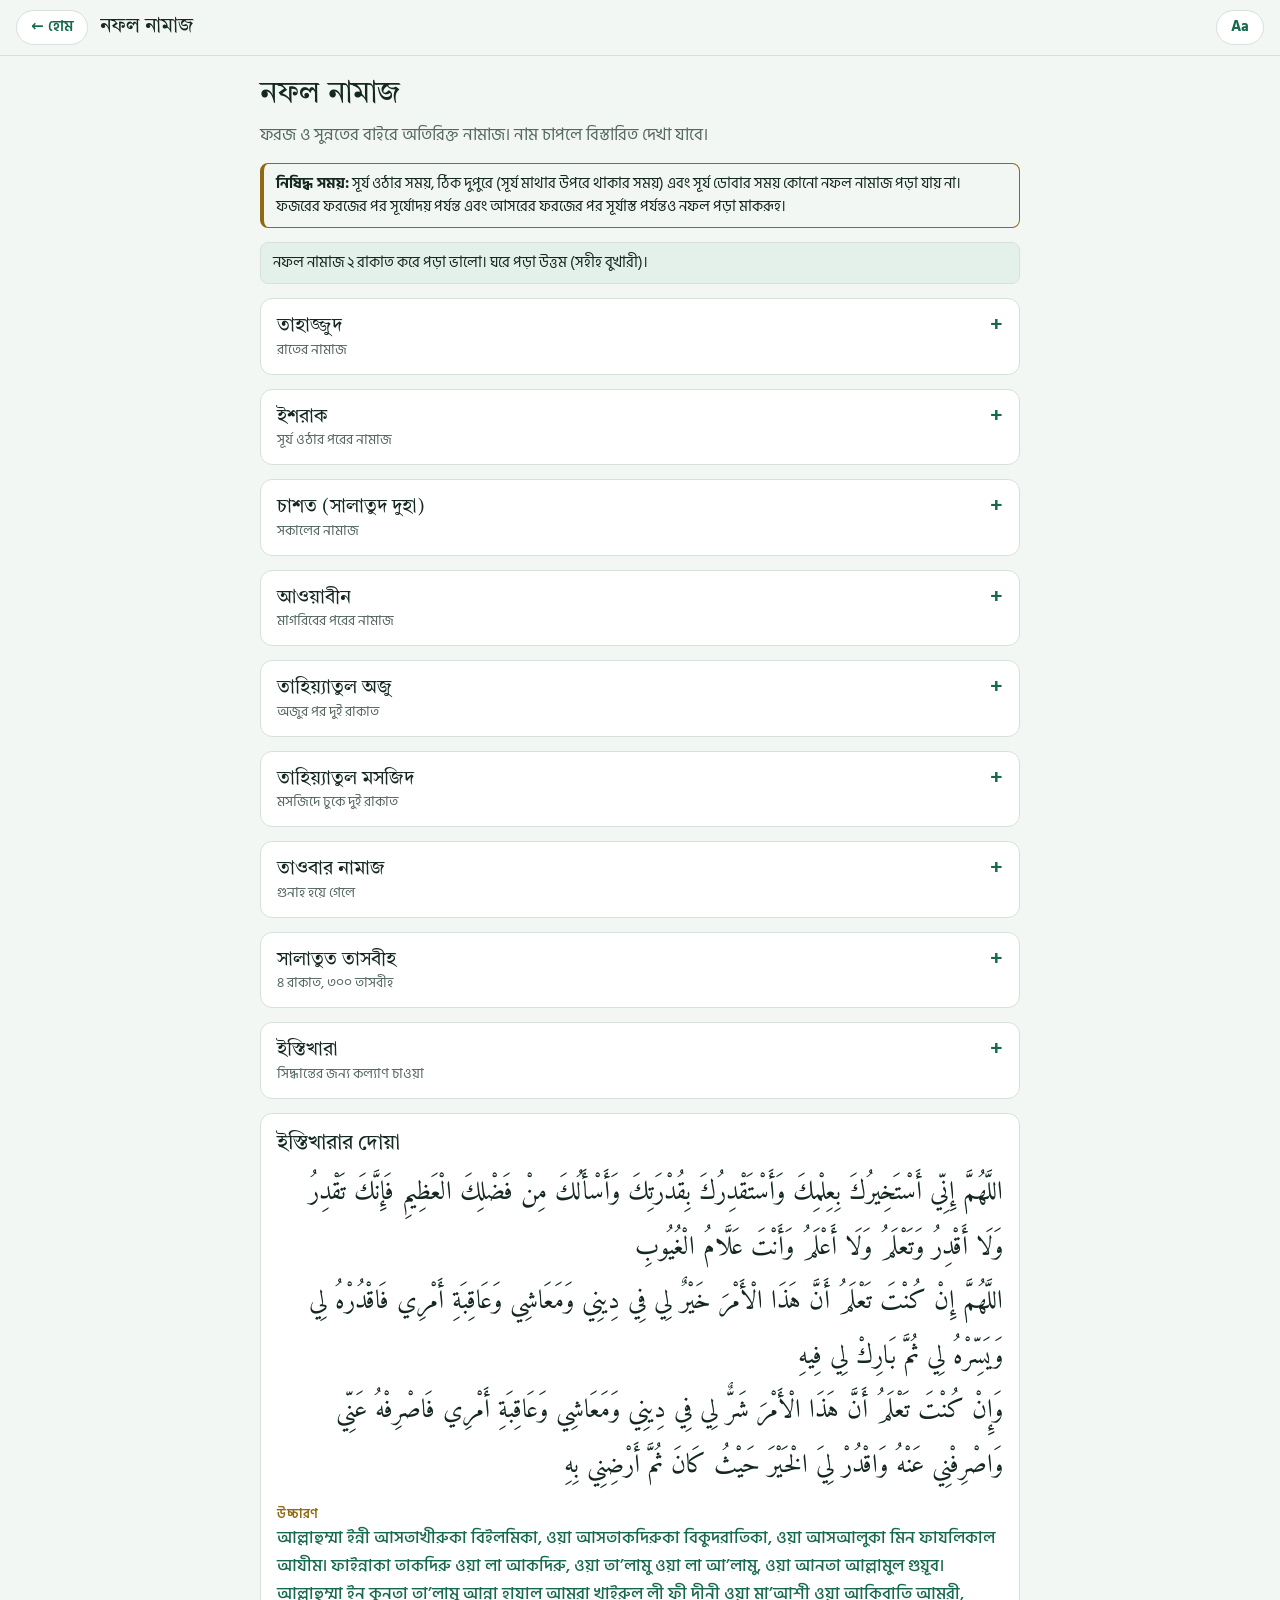
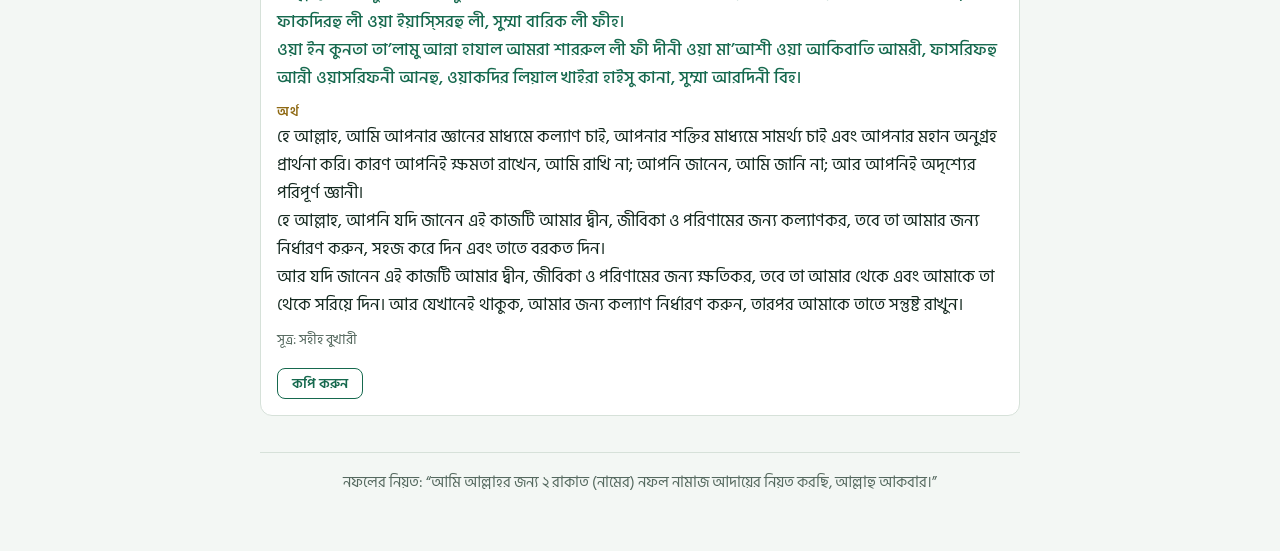
<file: nafl.html>
<!doctype html>
<html lang="bn">
<head>
<meta charset="utf-8">
<meta name="viewport" content="width=device-width, initial-scale=1, viewport-fit=cover">
<title>নফল নামাজ — ফাদিলমুন্সী বাড়ি জামে মসজিদ</title>
<meta name="theme-color" content="#025054">
<meta name="description" content="তাহাজ্জুদ, ইশরাক, চাশত, আওয়াবীন, সালাতুত তাসবীহ, ইস্তিখারা ও অন্যান্য নফল নামাজের সময়, রাকাত ও নিয়ম">
<link rel="icon" type="image/png" href="icon-192.png">
<link rel="preconnect" href="https://fonts.googleapis.com">
<link rel="preconnect" href="https://fonts.gstatic.com" crossorigin>
<link rel="stylesheet" href="https://fonts.googleapis.com/css2?family=Amiri:wght@400;700&family=Hind+Siliguri:wght@400;500;600;700&family=Tiro+Bangla&display=swap">
<link rel="stylesheet" href="edu.css">
</head>
<body>
<div class="topbar"><a class="back" href="index.html">← হোম</a><span class="tt">নফল নামাজ</span><button class="fs" id="fsBtn" type="button" aria-label="আরবি লেখার সাইজ বদলান">Aa</button></div>
<main class="wrap">
  <div class="intro">
    <h1>নফল নামাজ</h1>
    <p>ফরজ ও সুন্নতের বাইরে অতিরিক্ত নামাজ। নাম চাপলে বিস্তারিত দেখা যাবে।</p>
  </div>
  <p class="warn"><b>নিষিদ্ধ সময়:</b> সূর্য ওঠার সময়, ঠিক দুপুরে (সূর্য মাথার উপরে থাকার সময়) এবং সূর্য ডোবার সময় কোনো নফল নামাজ পড়া যায় না। ফজরের ফরজের পর সূর্যোদয় পর্যন্ত এবং আসরের ফরজের পর সূর্যাস্ত পর্যন্তও নফল পড়া মাকরূহ।</p>
  <p class="note">নফল নামাজ ২ রাকাত করে পড়া ভালো। ঘরে পড়া উত্তম (সহীহ বুখারী)।</p>
  <div class="list" id="out"></div>
  <div id="ist"></div>
  <footer class="ef">নফলের নিয়ত: “আমি আল্লাহর জন্য ২ রাকাত (নামের) নফল নামাজ আদায়ের নিয়ত করছি, আল্লাহু আকবার।”</footer>
</main>
<script src="edu.js"></script>
<script>
(function () {
  var h = EDU.h;
  var N = [
    { n: 'তাহাজ্জুদ', s: 'রাতের নামাজ',
      t: 'এশার পর কিছুক্ষণ ঘুমিয়ে শেষ রাতে, সুবহে সাদিকের (ফজরের ওয়াক্ত শুরুর) আগ পর্যন্ত।',
      r: 'কমপক্ষে ২ রাকাত। ২ রাকাত করে সালাম ফিরিয়ে সাধারণত ৮ রাকাত, সর্বোচ্চ ১২ রাকাত।',
      m: 'নফলের নিয়তে ২ রাকাত করে পড়ুন। তারপর ইচ্ছামতো দোয়া, ইস্তিগফার ও কুরআন তিলাওয়াত করুন।',
      f: 'ফরজ নামাজের পর সবচেয়ে উত্তম নামাজ হলো রাতের নামাজ (সহীহ মুসলিম)।' },
    { n: 'ইশরাক', s: 'সূর্য ওঠার পরের নামাজ',
      t: 'ফজরের নামাজের পর বসে যিকির বা তিলাওয়াত করে, সূর্য উঠে একটু উপরে (প্রায় ১৫-২০ মিনিট পর) উঠলে।',
      r: '২ রাকাত (বেশি চাইলে ৪ রাকাত)।',
      m: 'সূর্যোদয়ের পরপরই নয়, নিষিদ্ধ সময় পার হলে পড়ুন।',
      f: 'ফজর জামাতে পড়ে সূর্য ওঠা পর্যন্ত বসে আল্লাহর যিকির করে ২ রাকাত পড়লে পূর্ণ হজ্জ ও ওমরার সওয়াবের কথা হাদিসে এসেছে (জামে তিরমিযী)।' },
    { n: 'চাশত (সালাতুদ দুহা)', s: 'সকালের নামাজ',
      t: 'সূর্য ভালোভাবে উপরে ওঠার পর থেকে দুপুরের আগ পর্যন্ত (প্রায় সকাল ৯টা থেকে ১১টা)।',
      r: 'কমপক্ষে ২ রাকাত। সাধারণত ৪ বা ৮ রাকাত, সর্বোচ্চ ১২ রাকাত।',
      m: '২ রাকাত করে সালাম ফিরিয়ে পড়ুন।',
      f: 'প্রতিদিন শরীরের প্রতিটি জোড়ার পক্ষ থেকে সদকা দেওয়া কর্তব্য। চাশতের ২ রাকাত সেই সদকার জন্য যথেষ্ট (সহীহ মুসলিম)।' },
    { n: 'আওয়াবীন', s: 'মাগরিবের পরের নামাজ',
      t: 'মাগরিবের ফরজ ও সুন্নতের পর।',
      r: '৬ রাকাত (২ রাকাত করে ৩ সালামে)। অনেকে ২০ রাকাতও পড়েন।',
      m: 'নফলের নিয়তে ২-২ রাকাত করে পড়ুন।',
      f: 'এ নামাজের ফযীলত বিষয়ক হাদিসের সনদ নিয়ে মুহাদ্দিসদের মধ্যে আলোচনা আছে। ফযীলতের আমল হিসেবে আলেমগণ এটি পড়ার কথা বলেছেন।' },
    { n: 'তাহিয়্যাতুল অজু', s: 'অজুর পর দুই রাকাত',
      t: 'অজু করার পর, অজুর অঙ্গ শুকানোর আগে। নিষিদ্ধ সময় ছাড়া।',
      r: '২ রাকাত।',
      m: 'অজুর পর সরাসরি দাঁড়িয়ে নফলের নিয়তে ২ রাকাত পড়ুন।',
      f: 'বিলাল (রা.) অজুর পর এই নামাজ পড়তেন। রাসূল (সা.) জান্নাতে তাঁর পায়ের শব্দ শুনেছেন (সহীহ বুখারী, সহীহ মুসলিম)।' },
    { n: 'তাহিয়্যাতুল মসজিদ', s: 'মসজিদে ঢুকে দুই রাকাত',
      t: 'মসজিদে ঢুকে বসার আগে। নিষিদ্ধ সময়ে নয়।',
      r: '২ রাকাত।',
      m: 'মসজিদে এসে সরাসরি ফরজ বা সুন্নত শুরু করলে এর হক আদায় হয়ে যায়, আলাদা পড়তে হয় না।',
      f: 'রাসূল (সা.) মসজিদে ঢুকে বসার আগে ২ রাকাত পড়তে বলেছেন (সহীহ বুখারী, সহীহ মুসলিম)।' },
    { n: 'তাওবার নামাজ', s: 'গুনাহ হয়ে গেলে',
      t: 'কোনো গুনাহ হয়ে গেলে, নিষিদ্ধ সময় ছাড়া যেকোনো সময়।',
      r: '২ রাকাত।',
      m: 'ভালোভাবে অজু করে ২ রাকাত পড়ুন। তারপর আল্লাহর কাছে কেঁদে ক্ষমা চান এবং আর না করার দৃঢ় প্রতিজ্ঞা করুন।',
      f: 'এভাবে ক্ষমা চাইলে আল্লাহ ক্ষমা করে দেন (আবু দাউদ, তিরমিযী)।' },
    { n: 'সালাতুত তাসবীহ', s: '৪ রাকাত, ৩০০ তাসবীহ',
      t: 'নিষিদ্ধ সময় ছাড়া যেকোনো সময়। দিনে একবার, না পারলে সপ্তাহে, মাসে, বছরে বা জীবনে অন্তত একবার।',
      r: '৪ রাকাত (২ রাকাত করে বা একসাথে ৪ রাকাত)।',
      m: 'প্রতি রাকাতে মোট ৭৫ বার এই তাসবীহ পড়তে হয়:\n“সুবহানাল্লাহি ওয়াল হামদু লিল্লাহি ওয়া লা ইলাহা ইল্লাল্লাহু ওয়াল্লাহু আকবার”।\nপ্রথম রাকাতে সানার পর ১৫ বার। (২য়-৪র্থ রাকাতে দাঁড়িয়ে ১৫ বার পড়ে নিয়ে তারপর বিসমিল্লাহ।)\nফাতিহা ও সূরার পর ১০ বার।\nরুকুতে রুকুর তাসবীহ পড়ার পর ১০ বার।\nরুকু থেকে উঠে দাঁড়িয়ে ১০ বার।\nপ্রথম সিজদায় সিজদার তাসবীহ পড়ার পর ১০ বার।\nদুই সিজদার মাঝে বসে ১০ বার।\nদ্বিতীয় সিজদায় সিজদার তাসবীহ পড়ার পর ১০ বার।\nমোট: ১৫ + ১০ + ১০ + ১০ + ১০ + ১০ + ১০ = ৭৫ বার; ৪ রাকাতে ৩০০ বার।',
      f: 'এ নামাজের মাধ্যমে আগের-পরের, ছোট-বড় সব গুনাহ মাফের কথা হাদিসে এসেছে (আবু দাউদ, ইবনে মাজাহ, তিরমিযী)। হাদিসটির সনদ নিয়ে মুহাদ্দিসদের মধ্যে মতভেদ আছে। তবে বহু আলেম আমল করেছেন।' },
    { n: 'ইস্তিখারা', s: 'সিদ্ধান্তের জন্য কল্যাণ চাওয়া',
      t: 'কোনো গুরুত্বপূর্ণ কাজে সিদ্ধান্ত নিতে দ্বিধা হলে। নিষিদ্ধ সময় ছাড়া।',
      r: '২ রাকাত নফল।',
      m: 'নফলের নিয়তে ২ রাকাত পড়ে সালাম ফিরিয়ে নিচের দোয়াটি পড়ুন। “হাযাল আমর” (এই কাজ) বলার সময় মনে মনে বা মুখে নিজের কাজের নাম নিন। তারপর যে দিকে মন স্থির হয়, সে দিকে এগোন এবং আল্লাহর উপর ভরসা করুন।',
      f: 'রাসূল (সা.) সাহাবীদের এই নামাজ ও দোয়া শিখিয়েছেন (সহীহ বুখারী)।' }
  ];

  var ISTIKHARA = {
    t: 'ইস্তিখারার দোয়া',
    a: 'اللَّهُمَّ إِنِّي أَسْتَخِيرُكَ بِعِلْمِكَ وَأَسْتَقْدِرُكَ بِقُدْرَتِكَ وَأَسْأَلُكَ مِنْ فَضْلِكَ الْعَظِيمِ فَإِنَّكَ تَقْدِرُ وَلَا أَقْدِرُ وَتَعْلَمُ وَلَا أَعْلَمُ وَأَنْتَ عَلَّامُ الْغُيُوبِ\nاللَّهُمَّ إِنْ كُنْتَ تَعْلَمُ أَنَّ هَذَا الْأَمْرَ خَيْرٌ لِي فِي دِينِي وَمَعَاشِي وَعَاقِبَةِ أَمْرِي فَاقْدُرْهُ لِي وَيَسِّرْهُ لِي ثُمَّ بَارِكْ لِي فِيهِ\nوَإِنْ كُنْتَ تَعْلَمُ أَنَّ هَذَا الْأَمْرَ شَرٌّ لِي فِي دِينِي وَمَعَاشِي وَعَاقِبَةِ أَمْرِي فَاصْرِفْهُ عَنِّي وَاصْرِفْنِي عَنْهُ وَاقْدُرْ لِيَ الْخَيْرَ حَيْثُ كَانَ ثُمَّ أَرْضِنِي بِهِ',
    r: 'আল্লাহুম্মা ইন্নী আসতাখীরুকা বিইলমিকা, ওয়া আসতাকদিরুকা বিকুদরাতিকা, ওয়া আসআলুকা মিন ফাযলিকাল আযীম। ফাইন্নাকা তাকদিরু ওয়া লা আকদিরু, ওয়া তা’লামু ওয়া লা আ’লামু, ওয়া আনতা আল্লামুল গুয়ূব।\nআল্লাহুম্মা ইন কুনতা তা’লামু আন্না হাযাল আমরা খাইরুল লী ফী দীনী ওয়া মা’আশী ওয়া আকিবাতি আমরী, ফাকদিরহু লী ওয়া ইয়াস্সিরহু লী, সুম্মা বারিক লী ফীহ।\nওয়া ইন কুনতা তা’লামু আন্না হাযাল আমরা শাররুল লী ফী দীনী ওয়া মা’আশী ওয়া আকিবাতি আমরী, ফাসরিফহু আন্নী ওয়াসরিফনী আনহু, ওয়াকদির লিয়াল খাইরা হাইসু কানা, সুম্মা আরদিনী বিহ।',
    m: 'হে আল্লাহ, আমি আপনার জ্ঞানের মাধ্যমে কল্যাণ চাই, আপনার শক্তির মাধ্যমে সামর্থ্য চাই এবং আপনার মহান অনুগ্রহ প্রার্থনা করি। কারণ আপনিই ক্ষমতা রাখেন, আমি রাখি না; আপনি জানেন, আমি জানি না; আর আপনিই অদৃশ্যের পরিপূর্ণ জ্ঞানী।\nহে আল্লাহ, আপনি যদি জানেন এই কাজটি আমার দ্বীন, জীবিকা ও পরিণামের জন্য কল্যাণকর, তবে তা আমার জন্য নির্ধারণ করুন, সহজ করে দিন এবং তাতে বরকত দিন।\nআর যদি জানেন এই কাজটি আমার দ্বীন, জীবিকা ও পরিণামের জন্য ক্ষতিকর, তবে তা আমার থেকে এবং আমাকে তা থেকে সরিয়ে দিন। আর যেখানেই থাকুক, আমার জন্য কল্যাণ নির্ধারণ করুন, তারপর আমাকে তাতে সন্তুষ্ট রাখুন।',
    s: 'সহীহ বুখারী'
  };

  var out = document.getElementById('out');
  N.forEach(function (x) {
    var d = h('details', 'acc');
    var sm = h('summary');
    var l = h('span', 'sum-t', x.n);
    l.appendChild(h('span', 'sum-s', x.s));
    sm.appendChild(l);
    d.appendChild(sm);
    var b = h('div', 'body'), dl = h('dl', 'kvl');
    [['সময়', x.t], ['রাকাত', x.r], ['নিয়ম', x.m], ['ফযীলত ও সূত্র', x.f]].forEach(function (p) {
      dl.appendChild(h('dt', '', p[0]));
      var dd = h('dd', '', p[1]);
      dd.style.whiteSpace = 'pre-line';
      dl.appendChild(dd);
    });
    b.appendChild(dl);
    d.appendChild(b);
    out.appendChild(d);
  });
  document.getElementById('ist').appendChild(h('div', 'list')).appendChild(EDU.arCard(ISTIKHARA));
})();
</script>
</body>
</html>
</file>
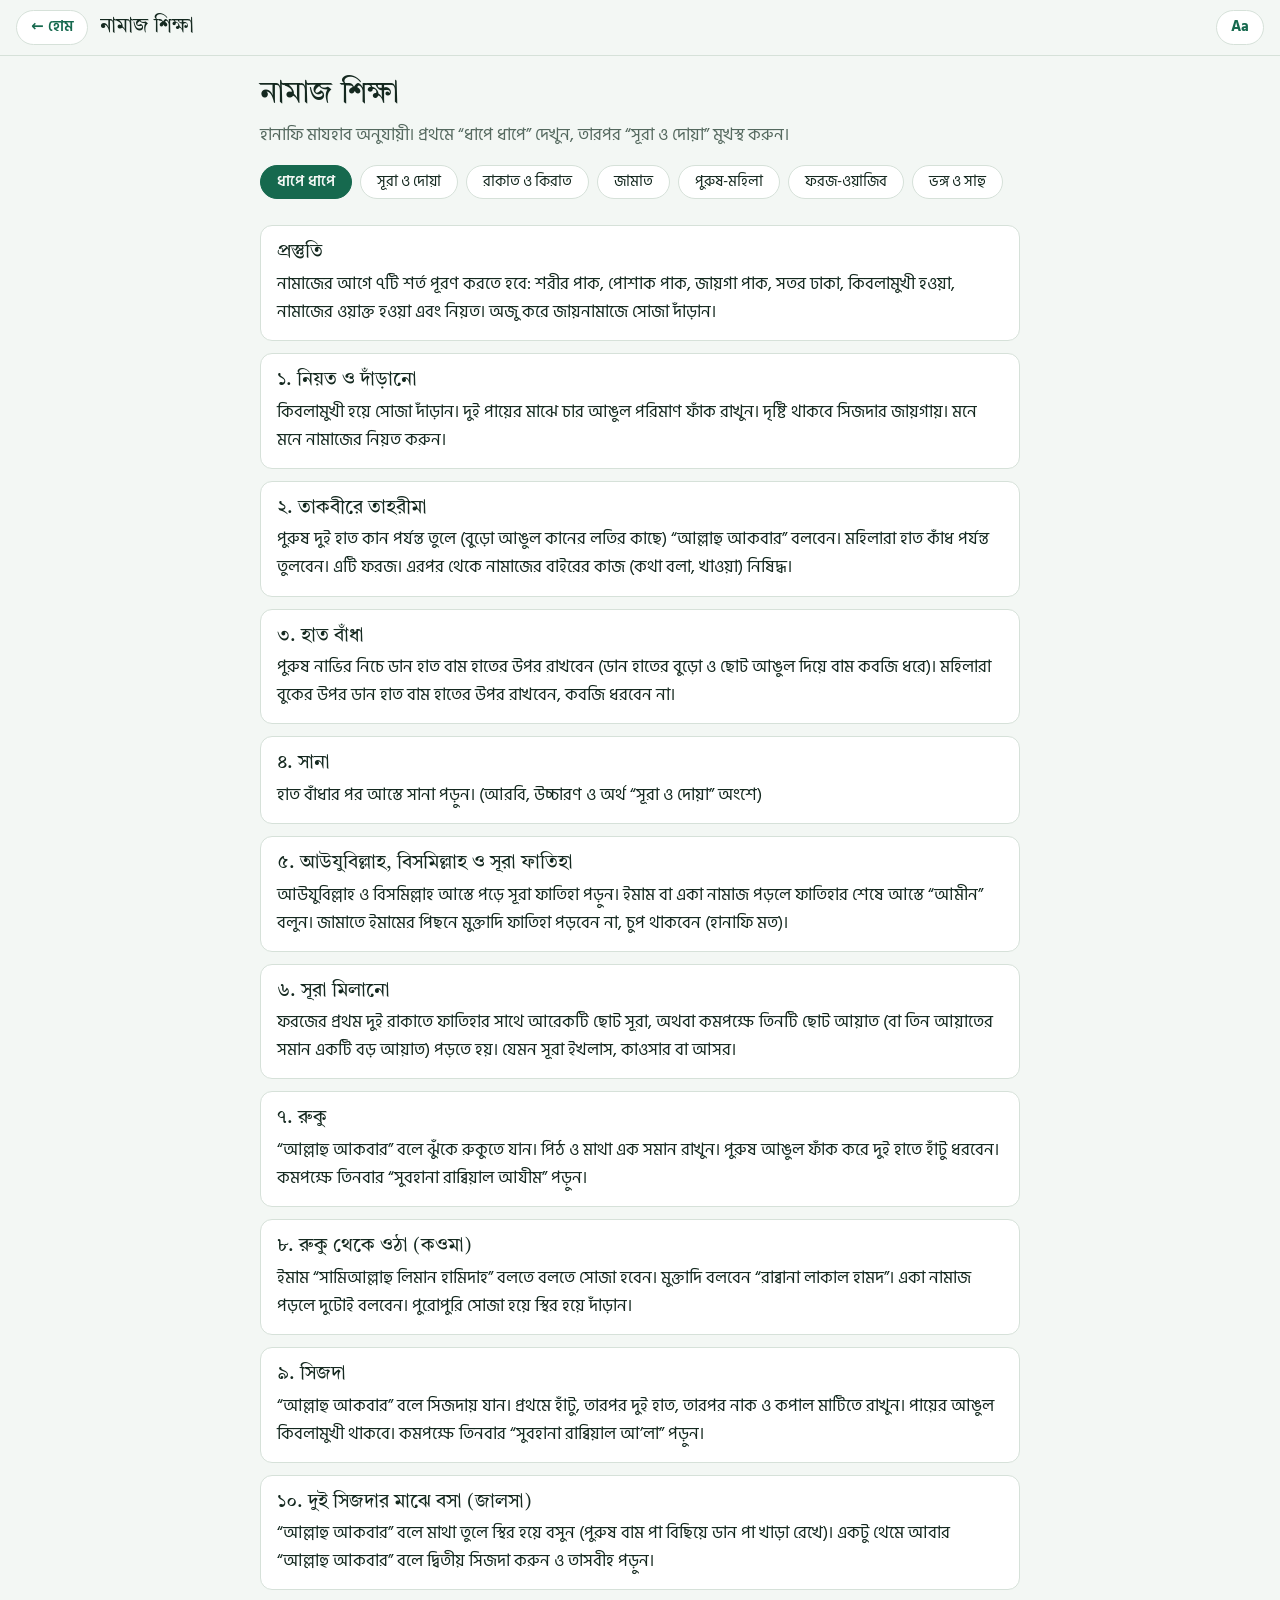
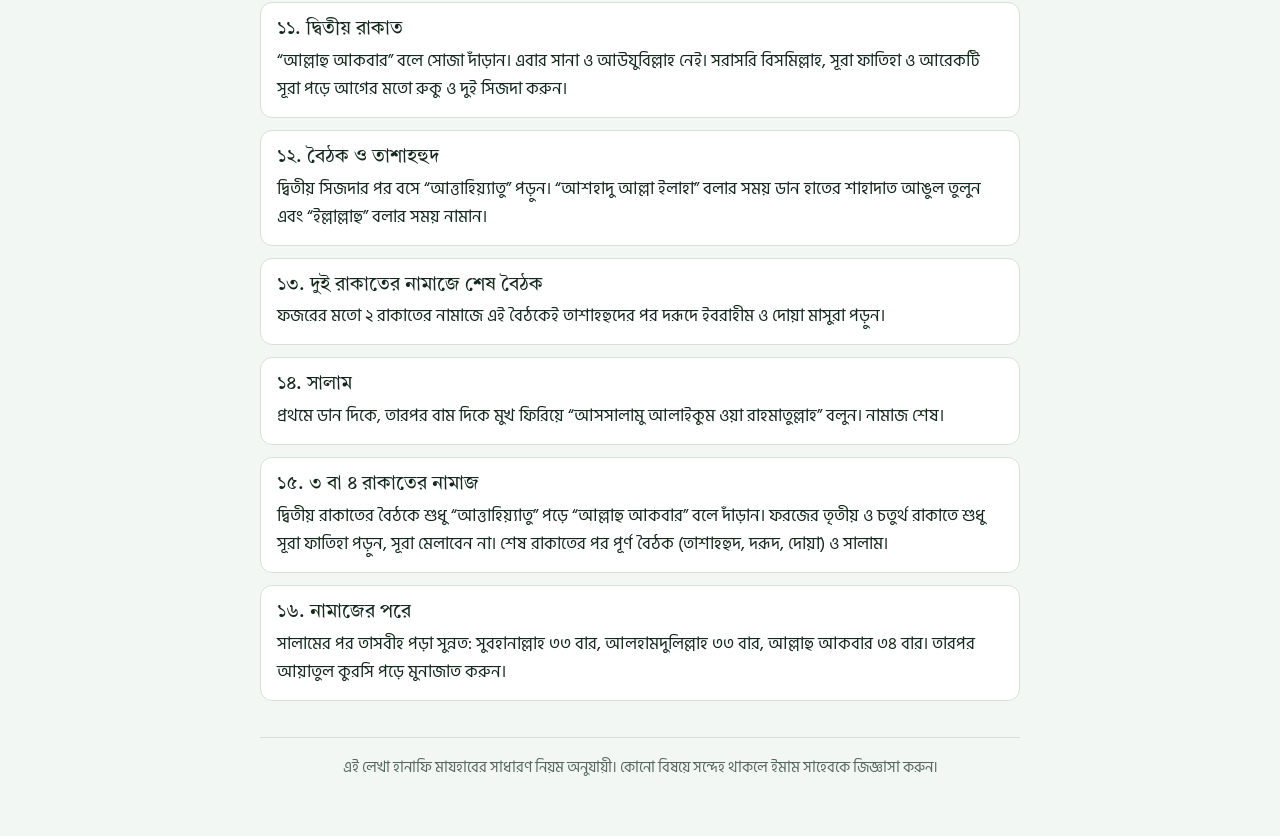
<file: namaz.html>
<!doctype html>
<html lang="bn">
<head>
<meta charset="utf-8">
<meta name="viewport" content="width=device-width, initial-scale=1, viewport-fit=cover">
<title>নামাজ শিক্ষা — ফাদিলমুন্সী বাড়ি জামে মসজিদ</title>
<meta name="theme-color" content="#025054">
<meta name="description" content="হানাফি মাযহাব অনুযায়ী নামাজ শেখার ধাপে ধাপে গাইড: তাকবীর থেকে সালাম, সূরা ও দোয়া, পুরুষ-মহিলার পার্থক্য">
<link rel="icon" type="image/png" href="icon-192.png">
<link rel="preconnect" href="https://fonts.googleapis.com">
<link rel="preconnect" href="https://fonts.gstatic.com" crossorigin>
<link rel="stylesheet" href="https://fonts.googleapis.com/css2?family=Amiri:wght@400;700&family=Hind+Siliguri:wght@400;500;600;700&family=Tiro+Bangla&display=swap">
<link rel="stylesheet" href="edu.css">
</head>
<body>
<div class="topbar"><a class="back" href="index.html">← হোম</a><span class="tt">নামাজ শিক্ষা</span><button class="fs" id="fsBtn" type="button" aria-label="আরবি লেখার সাইজ বদলান">Aa</button></div>
<main class="wrap">
  <div class="intro">
    <h1>নামাজ শিক্ষা</h1>
    <p>হানাফি মাযহাব অনুযায়ী। প্রথমে “ধাপে ধাপে” দেখুন, তারপর “সূরা ও দোয়া” মুখস্থ করুন।</p>
  </div>
  <div class="stick"><div class="chips" id="chips" role="tablist" aria-label="বিষয়"></div></div>
  <div id="out" aria-live="polite"></div>
</main>
<script src="edu.js"></script>
<script>
(function () {
  var h = EDU.h;

  var STEPS = [
    ['প্রস্তুতি', 'নামাজের আগে ৭টি শর্ত পূরণ করতে হবে: শরীর পাক, পোশাক পাক, জায়গা পাক, সতর ঢাকা, কিবলামুখী হওয়া, নামাজের ওয়াক্ত হওয়া এবং নিয়ত। অজু করে জায়নামাজে সোজা দাঁড়ান।'],
    ['১. নিয়ত ও দাঁড়ানো', 'কিবলামুখী হয়ে সোজা দাঁড়ান। দুই পায়ের মাঝে চার আঙুল পরিমাণ ফাঁক রাখুন। দৃষ্টি থাকবে সিজদার জায়গায়। মনে মনে নামাজের নিয়ত করুন।'],
    ['২. তাকবীরে তাহরীমা', 'পুরুষ দুই হাত কান পর্যন্ত তুলে (বুড়ো আঙুল কানের লতির কাছে) “আল্লাহু আকবার” বলবেন। মহিলারা হাত কাঁধ পর্যন্ত তুলবেন। এটি ফরজ। এরপর থেকে নামাজের বাইরের কাজ (কথা বলা, খাওয়া) নিষিদ্ধ।'],
    ['৩. হাত বাঁধা', 'পুরুষ নাভির নিচে ডান হাত বাম হাতের উপর রাখবেন (ডান হাতের বুড়ো ও ছোট আঙুল দিয়ে বাম কবজি ধরে)। মহিলারা বুকের উপর ডান হাত বাম হাতের উপর রাখবেন, কবজি ধরবেন না।'],
    ['৪. সানা', 'হাত বাঁধার পর আস্তে সানা পড়ুন। (আরবি, উচ্চারণ ও অর্থ “সূরা ও দোয়া” অংশে)'],
    ['৫. আউযুবিল্লাহ, বিসমিল্লাহ ও সূরা ফাতিহা', 'আউযুবিল্লাহ ও বিসমিল্লাহ আস্তে পড়ে সূরা ফাতিহা পড়ুন। ইমাম বা একা নামাজ পড়লে ফাতিহার শেষে আস্তে “আমীন” বলুন। জামাতে ইমামের পিছনে মুক্তাদি ফাতিহা পড়বেন না, চুপ থাকবেন (হানাফি মত)।'],
    ['৬. সূরা মিলানো', 'ফরজের প্রথম দুই রাকাতে ফাতিহার সাথে আরেকটি ছোট সূরা, অথবা কমপক্ষে তিনটি ছোট আয়াত (বা তিন আয়াতের সমান একটি বড় আয়াত) পড়তে হয়। যেমন সূরা ইখলাস, কাওসার বা আসর।'],
    ['৭. রুকু', '“আল্লাহু আকবার” বলে ঝুঁকে রুকুতে যান। পিঠ ও মাথা এক সমান রাখুন। পুরুষ আঙুল ফাঁক করে দুই হাতে হাঁটু ধরবেন। কমপক্ষে তিনবার “সুবহানা রাব্বিয়াল আযীম” পড়ুন।'],
    ['৮. রুকু থেকে ওঠা (কওমা)', 'ইমাম “সামিআল্লাহু লিমান হামিদাহ” বলতে বলতে সোজা হবেন। মুক্তাদি বলবেন “রাব্বানা লাকাল হামদ”। একা নামাজ পড়লে দুটোই বলবেন। পুরোপুরি সোজা হয়ে স্থির হয়ে দাঁড়ান।'],
    ['৯. সিজদা', '“আল্লাহু আকবার” বলে সিজদায় যান। প্রথমে হাঁটু, তারপর দুই হাত, তারপর নাক ও কপাল মাটিতে রাখুন। পায়ের আঙুল কিবলামুখী থাকবে। কমপক্ষে তিনবার “সুবহানা রাব্বিয়াল আ’লা” পড়ুন।'],
    ['১০. দুই সিজদার মাঝে বসা (জালসা)', '“আল্লাহু আকবার” বলে মাথা তুলে স্থির হয়ে বসুন (পুরুষ বাম পা বিছিয়ে ডান পা খাড়া রেখে)। একটু থেমে আবার “আল্লাহু আকবার” বলে দ্বিতীয় সিজদা করুন ও তাসবীহ পড়ুন।'],
    ['১১. দ্বিতীয় রাকাত', '“আল্লাহু আকবার” বলে সোজা দাঁড়ান। এবার সানা ও আউযুবিল্লাহ নেই। সরাসরি বিসমিল্লাহ, সূরা ফাতিহা ও আরেকটি সূরা পড়ে আগের মতো রুকু ও দুই সিজদা করুন।'],
    ['১২. বৈঠক ও তাশাহহুদ', 'দ্বিতীয় সিজদার পর বসে “আত্তাহিয়্যাতু” পড়ুন। “আশহাদু আল্লা ইলাহা” বলার সময় ডান হাতের শাহাদাত আঙুল তুলুন এবং “ইল্লাল্লাহু” বলার সময় নামান।'],
    ['১৩. দুই রাকাতের নামাজে শেষ বৈঠক', 'ফজরের মতো ২ রাকাতের নামাজে এই বৈঠকেই তাশাহহুদের পর দরূদে ইবরাহীম ও দোয়া মাসুরা পড়ুন।'],
    ['১৪. সালাম', 'প্রথমে ডান দিকে, তারপর বাম দিকে মুখ ফিরিয়ে “আসসালামু আলাইকুম ওয়া রাহমাতুল্লাহ” বলুন। নামাজ শেষ।'],
    ['১৫. ৩ বা ৪ রাকাতের নামাজ', 'দ্বিতীয় রাকাতের বৈঠকে শুধু “আত্তাহিয়্যাতু” পড়ে “আল্লাহু আকবার” বলে দাঁড়ান। ফরজের তৃতীয় ও চতুর্থ রাকাতে শুধু সূরা ফাতিহা পড়ুন, সূরা মেলাবেন না। শেষ রাকাতের পর পূর্ণ বৈঠক (তাশাহহুদ, দরূদ, দোয়া) ও সালাম।'],
    ['১৬. নামাজের পরে', 'সালামের পর তাসবীহ পড়া সুন্নত: সুবহানাল্লাহ ৩৩ বার, আলহামদুলিল্লাহ ৩৩ বার, আল্লাহু আকবার ৩৪ বার। তারপর আয়াতুল কুরসি পড়ে মুনাজাত করুন।']
  ];

  var DUAS = [
    { t: 'সানা', n: 'তাকবীরে তাহরীমার পর হাত বেঁধে আস্তে পড়বেন (প্রথম রাকাতে)',
      a: 'سُبْحَانَكَ اللَّهُمَّ وَبِحَمْدِكَ وَتَبَارَكَ اسْمُكَ وَتَعَالَى جَدُّكَ وَلَا إِلَهَ غَيْرُكَ',
      r: 'সুবহানাকাল্লাহুম্মা ওয়া বিহামদিকা ওয়া তাবারাকাসমুকা ওয়া তা’আলা জাদ্দুকা ওয়া লা ইলাহা গাইরুক।',
      m: 'হে আল্লাহ, আপনি পবিত্র, আপনার প্রশংসাসহ। আপনার নাম বরকতময়, আপনার মর্যাদা সুউচ্চ এবং আপনি ছাড়া কোনো ইলাহ নেই।', s: 'আবু দাউদ, তিরমিযী' },
    { t: 'আউযুবিল্লাহ',
      a: 'أَعُوذُ بِاللَّهِ مِنَ الشَّيْطَانِ الرَّجِيمِ',
      r: 'আউযু বিল্লাহি মিনাশ শাইত্বানির রাজীম।',
      m: 'আমি বিতাড়িত শয়তান থেকে আল্লাহর কাছে আশ্রয় চাই।', s: 'সূরা নাহল ১৬:৯৮' },
    { t: 'বিসমিল্লাহ',
      a: 'بِسْمِ اللَّهِ الرَّحْمَٰنِ الرَّحِيمِ',
      r: 'বিসমিল্লাহির রাহমানির রাহীম।',
      m: 'পরম করুণাময় অতি দয়ালু আল্লাহর নামে।' },
    { t: 'সূরা ফাতিহা', n: 'প্রতি রাকাতে পড়তে হয়',
      a: 'بِسْمِ اللَّهِ الرَّحْمَٰنِ الرَّحِيمِ\nالْحَمْدُ لِلَّهِ رَبِّ الْعَالَمِينَ\nالرَّحْمَٰنِ الرَّحِيمِ\nمَالِكِ يَوْمِ الدِّينِ\nإِيَّاكَ نَعْبُدُ وَإِيَّاكَ نَسْتَعِينُ\nاهْدِنَا الصِّرَاطَ الْمُسْتَقِيمَ\nصِرَاطَ الَّذِينَ أَنْعَمْتَ عَلَيْهِمْ غَيْرِ الْمَغْضُوبِ عَلَيْهِمْ وَلَا الضَّالِّينَ',
      r: 'বিসমিল্লাহির রাহমানির রাহীম।\nআলহামদু লিল্লাহি রাব্বিল আলামীন।\nআর রাহমানির রাহীম।\nমালিকি ইয়াওমিদ্দীন।\nইয়্যাকা না’বুদু ওয়া ইয়্যাকা নাস্তাঈন।\nইহদিনাস সিরাতাল মুস্তাকীম।\nসিরাতাল্লাযীনা আন’আমতা আলাইহিম, গাইরিল মাগদূবি আলাইহিম ওয়ালাদ দ্বাল্লীন।\n(আমীন)',
      m: 'পরম করুণাময় অতি দয়ালু আল্লাহর নামে।\nসমস্ত প্রশংসা আল্লাহর, যিনি সারা জাহানের রব।\nযিনি পরম করুণাময়, অতি দয়ালু।\nযিনি বিচার দিবসের মালিক।\nআমরা শুধু আপনারই ইবাদত করি এবং শুধু আপনারই সাহায্য চাই।\nআমাদের সরল পথ দেখান।\nতাদের পথ, যাদের আপনি নিয়ামত দিয়েছেন; তাদের পথ নয়, যাদের উপর আপনার গযব এসেছে এবং যারা পথভ্রষ্ট।', s: 'সূরা ফাতিহা' },
    { t: 'সূরা ইখলাস',
      a: 'قُلْ هُوَ اللَّهُ أَحَدٌ\nاللَّهُ الصَّمَدُ\nلَمْ يَلِدْ وَلَمْ يُولَدْ\nوَلَمْ يَكُن لَّهُ كُفُوًا أَحَدٌ',
      r: 'কুল হুওয়াল্লাহু আহাদ।\nআল্লাহুস সামাদ।\nলাম ইয়ালিদ ওয়া লাম ইউলাদ।\nওয়া লাম ইয়াকুল্লাহূ কুফুওয়ান আহাদ।',
      m: 'বলুন, তিনি আল্লাহ, এক।\nআল্লাহ কারো মুখাপেক্ষী নন।\nতিনি কাউকে জন্ম দেননি এবং কেউ তাঁকে জন্ম দেয়নি।\nআর তাঁর সমকক্ষ কেউ নেই।', s: 'সূরা ইখলাস' },
    { t: 'সূরা কাওসার',
      a: 'إِنَّا أَعْطَيْنَاكَ الْكَوْثَرَ\nفَصَلِّ لِرَبِّكَ وَانْحَرْ\nإِنَّ شَانِئَكَ هُوَ الْأَبْتَرُ',
      r: 'ইন্না আ’তাইনাকাল কাওসার।\nফাসাল্লি লিরাব্বিকা ওয়ানহার।\nইন্না শানিআকা হুওয়াল আবতার।',
      m: 'নিশ্চয়ই আমি আপনাকে কাওসার দান করেছি।\nতাই আপনার রবের উদ্দেশ্যে নামাজ পড়ুন ও কুরবানী করুন।\nনিশ্চয়ই আপনার শত্রুই নির্বংশ।', s: 'সূরা কাওসার' },
    { t: 'সূরা আসর',
      a: 'وَالْعَصْرِ\nإِنَّ الْإِنسَانَ لَفِي خُسْرٍ\nإِلَّا الَّذِينَ آمَنُوا وَعَمِلُوا الصَّالِحَاتِ وَتَوَاصَوْا بِالْحَقِّ وَتَوَاصَوْا بِالصَّبْرِ',
      r: 'ওয়াল আসর।\nইন্নাল ইনসানা লাফী খুসর।\nইল্লাল্লাযীনা আমানূ ওয়া আমিলুস সালিহাতি ওয়া তাওয়াসাও বিলহাক্কি ওয়া তাওয়াসাও বিস সাবর।',
      m: 'যুগের (সময়ের) কসম।\nনিশ্চয়ই মানুষ ক্ষতির মধ্যে আছে।\nতবে তারা নয়, যারা ঈমান এনেছে, সৎকর্ম করেছে এবং একে অপরকে সত্যের ও ধৈর্যের উপদেশ দিয়েছে।', s: 'সূরা আসর' },
    { t: 'রুকুর তাসবীহ', n: 'কমপক্ষে ৩ বার',
      a: 'سُبْحَانَ رَبِّيَ الْعَظِيمِ',
      r: 'সুবহানা রাব্বিয়াল আযীম।',
      m: 'আমার মহান রবের পবিত্রতা ঘোষণা করছি।' },
    { t: 'রুকু থেকে ওঠার সময়', n: 'ইমাম ও একা নামাজীরা প্রথমটি, মুক্তাদি ও একা নামাজীরা দ্বিতীয়টি',
      a: 'سَمِعَ اللَّهُ لِمَنْ حَمِدَهُ\nرَبَّنَا لَكَ الْحَمْدُ',
      r: 'সামিআল্লাহু লিমান হামিদাহ।\nরাব্বানা লাকাল হামদ।',
      m: 'আল্লাহ তাঁর প্রশংসাকারীর কথা শুনেছেন।\nহে আমাদের রব, সমস্ত প্রশংসা আপনার।', s: 'সহীহ বুখারী, সহীহ মুসলিম' },
    { t: 'সিজদার তাসবীহ', n: 'কমপক্ষে ৩ বার',
      a: 'سُبْحَانَ رَبِّيَ الْأَعْلَى',
      r: 'সুবহানা রাব্বিয়াল আ’লা।',
      m: 'আমার সর্বোচ্চ রবের পবিত্রতা ঘোষণা করছি।' },
    { t: 'তাশাহহুদ (আত্তাহিয়্যাতু)', n: 'প্রতি বৈঠকে পড়তে হয়',
      a: 'التَّحِيَّاتُ لِلَّهِ وَالصَّلَوَاتُ وَالطَّيِّبَاتُ\nالسَّلَامُ عَلَيْكَ أَيُّهَا النَّبِيُّ وَرَحْمَةُ اللَّهِ وَبَرَكَاتُهُ\nالسَّلَامُ عَلَيْنَا وَعَلَىٰ عِبَادِ اللَّهِ الصَّالِحِينَ\nأَشْهَدُ أَنْ لَا إِلَٰهَ إِلَّا اللَّهُ وَأَشْهَدُ أَنَّ مُحَمَّدًا عَبْدُهُ وَرَسُولُهُ',
      r: 'আত্তাহিয়্যাতু লিল্লাহি ওয়াস সালাওয়াতু ওয়াত তাইয়্যিবাতু।\nআসসালামু আলাইকা আইয়্যুহান নাবিয়্যু ওয়া রাহমাতুল্লাহি ওয়া বারাকাতুহু।\nআসসালামু আলাইনা ওয়া আলা ইবাদিল্লাহিস সালিহীন।\nআশহাদু আল্লা ইলাহা ইল্লাল্লাহু ওয়া আশহাদু আন্না মুহাম্মাদান আবদুহূ ওয়া রাসূলুহ।',
      m: 'সমস্ত মৌখিক, শারীরিক ও আর্থিক ইবাদত আল্লাহর জন্য।\nহে নবী, আপনার উপর শান্তি এবং আল্লাহর রহমত ও বরকত বর্ষিত হোক।\nআমাদের উপর এবং আল্লাহর নেক বান্দাদের উপর শান্তি বর্ষিত হোক।\nআমি সাক্ষ্য দিচ্ছি আল্লাহ ছাড়া কোনো ইলাহ নেই, আর সাক্ষ্য দিচ্ছি মুহাম্মাদ (সা.) তাঁর বান্দা ও রাসূল।', s: 'সহীহ বুখারী, সহীহ মুসলিম' },
    { t: 'দরূদে ইবরাহীম', n: 'শেষ বৈঠকে তাশাহহুদের পর',
      a: 'اللَّهُمَّ صَلِّ عَلَىٰ مُحَمَّدٍ وَعَلَىٰ آلِ مُحَمَّدٍ كَمَا صَلَّيْتَ عَلَىٰ إِبْرَاهِيمَ وَعَلَىٰ آلِ إِبْرَاهِيمَ إِنَّكَ حَمِيدٌ مَجِيدٌ\nاللَّهُمَّ بَارِكْ عَلَىٰ مُحَمَّدٍ وَعَلَىٰ آلِ مُحَمَّدٍ كَمَا بَارَكْتَ عَلَىٰ إِبْرَاهِيمَ وَعَلَىٰ آلِ إِبْرَاهِيمَ إِنَّكَ حَمِيدٌ مَجِيدٌ',
      r: 'আল্লাহুম্মা সাল্লি আলা মুহাম্মাদিঁউ ওয়া আলা আলি মুহাম্মাদ, কামা সাল্লাইতা আলা ইবরাহীমা ওয়া আলা আলি ইবরাহীম, ইন্নাকা হামীদুম মাজীদ।\nআল্লাহুম্মা বারিক আলা মুহাম্মাদিঁউ ওয়া আলা আলি মুহাম্মাদ, কামা বারাকতা আলা ইবরাহীমা ওয়া আলা আলি ইবরাহীম, ইন্নাকা হামীদুম মাজীদ।',
      m: 'হে আল্লাহ, মুহাম্মাদ (সা.) ও তাঁর পরিবারের উপর রহমত বর্ষণ করুন, যেমন ইবরাহীম (আ.) ও তাঁর পরিবারের উপর করেছিলেন। নিশ্চয়ই আপনি প্রশংসিত, মহিমান্বিত।\nহে আল্লাহ, মুহাম্মাদ (সা.) ও তাঁর পরিবারের উপর বরকত দিন, যেমন ইবরাহীম (আ.) ও তাঁর পরিবারের উপর দিয়েছিলেন। নিশ্চয়ই আপনি প্রশংসিত, মহিমান্বিত।', s: 'সহীহ বুখারী, সহীহ মুসলিম' },
    { t: 'দোয়া মাসুরা', n: 'দরূদের পর, সালামের আগে',
      a: 'اللَّهُمَّ إِنِّي ظَلَمْتُ نَفْسِي ظُلْمًا كَثِيرًا وَلَا يَغْفِرُ الذُّنُوبَ إِلَّا أَنْتَ فَاغْفِرْ لِي مَغْفِرَةً مِنْ عِنْدِكَ وَارْحَمْنِي إِنَّكَ أَنْتَ الْغَفُورُ الرَّحِيمُ',
      r: 'আল্লাহুম্মা ইন্নী যালামতু নাফসী যুলমান কাসীরাঁও ওয়া লা ইয়াগফিরুয যুনূবা ইল্লা আনতা, ফাগফির লী মাগফিরাতাম মিন ইনদিকা ওয়ারহামনী, ইন্নাকা আনতাল গাফূরুর রাহীম।',
      m: 'হে আল্লাহ, আমি নিজের উপর অনেক জুলুম করেছি, আর আপনি ছাড়া কেউ গুনাহ ক্ষমা করতে পারে না। তাই আপনার পক্ষ থেকে আমাকে ক্ষমা করুন এবং আমার প্রতি দয়া করুন। নিশ্চয়ই আপনি ক্ষমাশীল, পরম দয়ালু।', s: 'সহীহ বুখারী, সহীহ মুসলিম' },
    { t: 'দোয়া মাসুরার আরেকটি', n: 'চাইলে এটিও পড়া যায়',
      a: 'رَبَّنَا آتِنَا فِي الدُّنْيَا حَسَنَةً وَفِي الْآخِرَةِ حَسَنَةً وَقِنَا عَذَابَ النَّارِ',
      r: 'রাব্বানা আতিনা ফিদ দুনইয়া হাসানাতাঁও ওয়া ফিল আখিরাতি হাসানাতাঁও ওয়া কিনা আযাবান নার।',
      m: 'হে আমাদের রব, আমাদের দুনিয়াতে কল্যাণ দিন, আখিরাতেও কল্যাণ দিন এবং আমাদের জাহান্নামের আযাব থেকে রক্ষা করুন।', s: 'সূরা বাকারা ২:২০১' },
    { t: 'সালাম',
      a: 'السَّلَامُ عَلَيْكُمْ وَرَحْمَةُ اللَّهِ',
      r: 'আসসালামু আলাইকুম ওয়া রাহমাতুল্লাহ।',
      m: 'আপনাদের উপর শান্তি ও আল্লাহর রহমত বর্ষিত হোক।', n: 'প্রথমে ডানে, তারপর বামে' },
    { t: 'দোয়া কুনূত', n: 'বিতরের তৃতীয় রাকাতে সূরার পর',
      a: 'اللَّهُمَّ إِنَّا نَسْتَعِينُكَ وَنَسْتَغْفِرُكَ وَنُؤْمِنُ بِكَ وَنَتَوَكَّلُ عَلَيْكَ وَنُثْنِي عَلَيْكَ الْخَيْرَ وَنَشْكُرُكَ وَلَا نَكْفُرُكَ وَنَخْلَعُ وَنَتْرُكُ مَنْ يَفْجُرُكَ\nاللَّهُمَّ إِيَّاكَ نَعْبُدُ وَلَكَ نُصَلِّي وَنَسْجُدُ وَإِلَيْكَ نَسْعَىٰ وَنَحْفِدُ وَنَرْجُو رَحْمَتَكَ وَنَخْشَىٰ عَذَابَكَ إِنَّ عَذَابَكَ بِالْكُفَّارِ مُلْحِقٌ',
      r: 'আল্লাহুম্মা ইন্না নাসতাঈনুকা ওয়া নাসতাগফিরুকা ওয়া নু’মিনু বিকা ওয়া নাতাওয়াক্কালু আলাইকা ওয়া নুসনী আলাইকাল খাইর, ওয়া নাশকুরুকা ওয়া লা নাকফুরুকা ওয়া নাখলাউ ওয়া নাতরুকু মাই ইয়াফজুরুক।\nআল্লাহুম্মা ইয়্যাকা না’বুদু ওয়া লাকা নুসাল্লী ওয়া নাসজুদু, ওয়া ইলাইকা নাস’আ ওয়া নাহফিদু, ওয়া নারজু রাহমাতাকা ওয়া নাখশা আযাবাকা, ইন্না আযাবাকা বিলকুফফারি মুলহিক।',
      m: 'হে আল্লাহ, আমরা আপনার কাছে সাহায্য চাই, ক্ষমা চাই, আপনার উপর ঈমান আনি, ভরসা করি এবং উত্তমভাবে আপনার প্রশংসা করি। আমরা আপনার শুকরিয়া আদায় করি, অকৃতজ্ঞ হই না; যে আপনার নাফরমানি করে তাকে ত্যাগ করি ও বর্জন করি।\nহে আল্লাহ, আমরা শুধু আপনারই ইবাদত করি, আপনার জন্যই নামাজ পড়ি ও সিজদা করি, আপনার দিকেই ছুটে যাই ও দ্রুত অগ্রসর হই। আপনার রহমতের আশা করি, আপনার আযাবকে ভয় করি। নিশ্চয়ই আপনার আযাব কাফিরদের উপর পতিত হবে।', s: 'সাহাবীদের আমল (আছার)' }
  ];

  function steps() {
    var wrap = h('div', 'steps');
    STEPS.forEach(function (s) {
      var d = h('div', 'step');
      d.appendChild(h('h3', '', s[0]));
      d.appendChild(h('p', '', s[1]));
      wrap.appendChild(d);
    });
    return wrap;
  }
  function duas() {
    var wrap = h('div', 'list');
    DUAS.forEach(function (d) { wrap.appendChild(EDU.arCard(d)); });
    return wrap;
  }
  function table(head, rows) {
    var w = h('div', 'tblw'), t = h('table', 'cmp'), thead = h('thead'), tr = h('tr');
    head.forEach(function (x) { tr.appendChild(h('th', '', x)); });
    thead.appendChild(tr); t.appendChild(thead);
    var tb = h('tbody');
    rows.forEach(function (r) {
      var row = h('tr');
      r.forEach(function (c) { row.appendChild(h('td', '', c)); });
      tb.appendChild(row);
    });
    t.appendChild(tb); w.appendChild(t);
    return w;
  }
  function card(title, content) {
    var c = h('article', 'card');
    if (title) c.appendChild(h('h3', '', title));
    if (typeof content === 'string') c.appendChild(h('p', '', content)); else c.appendChild(content);
    return c;
  }
  function ol(items) {
    var o = h('ol', 'ol');
    items.forEach(function (x) { o.appendChild(h('li', '', x)); });
    return o;
  }
  function ul(items) {
    var o = h('ul', 'ol');
    items.forEach(function (x) { o.appendChild(h('li', '', x)); });
    return o;
  }

  function rakat() {
    var wrap = h('div', 'list');
    wrap.appendChild(card('ফরজ নামাজ (৪ রাকাতের উদাহরণ)', table(['রাকাত', 'কী পড়বেন'], [
      ['১ম', 'সানা, আউযুবিল্লাহ, বিসমিল্লাহ, ফাতিহা, সূরা, রুকু, ২ সিজদা'],
      ['২য়', 'বিসমিল্লাহ, ফাতিহা, সূরা, রুকু, ২ সিজদা। তারপর বসে শুধু তাশাহহুদ (আত্তাহিয়্যাতু), এরপর দাঁড়ান'],
      ['৩য়', 'শুধু ফাতিহা (সূরা নয়), রুকু, ২ সিজদা'],
      ['৪র্থ', 'শুধু ফাতিহা, রুকু, ২ সিজদা। শেষ বৈঠক: তাশাহহুদ, দরূদ, দোয়া মাসুরা, সালাম']
    ])));
    wrap.appendChild(card('২ রাকাত (ফজর) ও ৩ রাকাত (মাগরিব)', ul([
      '২ রাকাত: ১ম ও ২য় রাকাতে ফাতিহা ও সূরা। ২য় রাকাতের পর শেষ বৈঠক ও সালাম।',
      '৩ রাকাত (মাগরিব): ১ম ও ২য় রাকাতে ফাতিহা ও সূরা। ২য় রাকাতে বসে শুধু তাশাহহুদ। ৩য় রাকাতে শুধু ফাতিহা। তারপর শেষ বৈঠক ও সালাম।'
    ])));
    wrap.appendChild(card('সুন্নত ও নফল নামাজ', ul([
      'সুন্নত ও নফলের সব রাকাতেই (৩য়-৪র্থ রাকাতেও) ফাতিহার সাথে সূরা মেলাতে হয়।',
      '৪ রাকাত পড়লে ২য় রাকাতে বসে তাশাহহুদ পড়ে দাঁড়াবেন। কোনো কোনো আলেম সুন্নতে মুয়াক্কাদার প্রথম বৈঠকে দরূদও পড়তে বলেন। এ বিষয়ে ইমাম সাহেবের কাছে জেনে নিন।'
    ])));
    wrap.appendChild(card('বিতর (৩ রাকাত, ওয়াজিব)', ul([
      'তিন রাকাতেই ফাতিহা ও সূরা পড়তে হয়।',
      '২য় রাকাতে বসে শুধু তাশাহহুদ পড়ে উঠে দাঁড়ান।',
      '৩য় রাকাতে সূরার পর কান পর্যন্ত হাত তুলে “আল্লাহু আকবার” বলুন, আবার হাত বাঁধুন, দোয়া কুনূত পড়ুন, তারপর রুকুতে যান।',
      'এরপর শেষ বৈঠক ও সালাম।'
    ])));
    wrap.appendChild(card('কিরাত জোরে ও আস্তে', table(['নামাজ', 'ইমামের কিরাত'], [
      ['ফজর', 'প্রথম দুই রাকাতে জোরে'],
      ['যোহর, আসর', 'সব রাকাতে আস্তে'],
      ['মাগরিব', 'প্রথম দুই রাকাতে জোরে, ৩য় রাকাতে আস্তে'],
      ['এশা', 'প্রথম দুই রাকাতে জোরে, শেষ দুই রাকাতে আস্তে'],
      ['জুমুআ, ঈদ, তারাবীহ', 'জোরে'],
      ['বিতর', 'রমযানে জামাতে জোরে, অন্য সময় আস্তে'],
      ['দিনের নফল/সুন্নত', 'আস্তে']
    ])));
    wrap.appendChild(h('p', 'small', 'একা নামাজে জোরে বা আস্তে, দুটোই চলে। মহিলারা সবসময় আস্তে পড়বেন।'));
    return wrap;
  }

  function jamaat() {
    var wrap = h('div', 'list');
    wrap.appendChild(card('জামাতে মুক্তাদির করণীয়', ol([
      'কাতারে সোজা হয়ে দাঁড়ান, কাতারের ফাঁক পূরণ করুন, কাঁধে কাঁধ ও পায়ে পা মিলিয়ে দাঁড়ান।',
      'ইমামের তাকবীর শুনে নিয়ত করে আপনিও তাকবীরে তাহরীমা বলে হাত বাঁধুন।',
      'প্রথম রাকাতে সানা আস্তে পড়ুন। এরপর ইমাম যা পড়ছেন তা মনোযোগ দিয়ে শুনুন, নিজে ফাতিহা বা সূরা পড়বেন না (হানাফি মত)। যে নামাজে ইমাম আস্তে পড়েন, সেখানেও চুপ থাকবেন।',
      'ইমামের আগে রুকু, সিজদা বা সালাম করবেন না। ইমামের সাথে সাথে বা ঠিক পরে করুন।',
      'রুকু থেকে উঠতে শুধু “রাব্বানা লাকাল হামদ” বলুন।',
      'ইমাম সালাম ফেরালে নিজেও সালাম ফেরান।'
    ])));
    wrap.appendChild(card('দেরিতে এলে (মাসবুক)', ol([
      'ইমাম যে অবস্থায় আছেন (রুকু বা সিজদা), সেই অবস্থাতেই তাকবীর বলে শামিল হোন।',
      'যে রাকাতে ইমামের রুকু পেলেন, সেই রাকাত পাওয়া ধরা হবে।',
      'ইমাম সালাম ফেরানোর পর সালাম না ফিরিয়ে উঠে দাঁড়ান এবং ছুটে যাওয়া রাকাতগুলো পূরণ করুন।',
      'ছুটে যাওয়া রাকাতগুলো একা নামাজের নিয়মে পড়ুন, অর্থাৎ ফাতিহার সাথে সূরাও পড়ুন। সানা জামাতে শামিল হওয়ার সময়ই পড়ে নেবেন।'
    ])));
    return wrap;
  }

  function diff() {
    var wrap = h('div', 'list');
    wrap.appendChild(card('পুরুষ ও মহিলার নামাজের পার্থক্য (হানাফি)', table(['বিষয়', 'পুরুষ', 'মহিলা'], [
      ['তাকবীরের হাত', 'কান পর্যন্ত', 'কাঁধ পর্যন্ত'],
      ['হাত বাঁধা', 'নাভির নিচে', 'বুকের উপর'],
      ['রুকু', 'পূর্ণ ঝুঁকে, আঙুল ফাঁক করে হাঁটু ধরবেন', 'অল্প ঝুঁকে, আঙুল মিলিয়ে হাঁটুতে হাত রাখবেন'],
      ['সিজদা', 'পেট উরু থেকে আলাদা, কনুই মাটি থেকে উঁচু', 'জড়সড় হয়ে, পেট উরুর সাথে মিলিয়ে, কনুই মাটিতে'],
      ['বৈঠক', 'বাম পা বিছিয়ে ডান পা খাড়া', 'দুই পা ডান দিক দিয়ে বের করে বাম নিতম্বের উপর বসবেন'],
      ['কিরাত', 'ইমাম হলে জোরে পড়বেন', 'সবসময় আস্তে'],
      ['আযান ও ইকামত', 'দেওয়া সুন্নত', 'নেই']
    ])));
    return wrap;
  }

  function fard() {
    var wrap = h('div', 'list');
    wrap.appendChild(card('নামাজের বাইরের ৭টি শর্ত', ol([
      'শরীর পাক (অজু, গোসল)',
      'পোশাক পাক',
      'নামাজের জায়গা পাক',
      'সতর ঢাকা (পুরুষের নাভি থেকে হাঁটুর নিচ পর্যন্ত; মহিলার মুখমণ্ডল, দুই হাতের তালু ও দুই পায়ের পাতা ছাড়া পুরো শরীর)',
      'কিবলামুখী হওয়া',
      'নামাজের ওয়াক্ত হওয়া',
      'নিয়ত'
    ])));
    wrap.appendChild(card('নামাজের ভেতরের ৬টি ফরজ', ol([
      'তাকবীরে তাহরীমা (আল্লাহু আকবার বলে শুরু)',
      'কিয়াম (সামর্থ্য থাকলে দাঁড়িয়ে পড়া)',
      'কিরাত (কুরআন থেকে কমপক্ষে এক বড় আয়াত বা তিন ছোট আয়াত পড়া)',
      'রুকু',
      'সিজদা (প্রতি রাকাতে দুটি)',
      'শেষ বৈঠক (কমপক্ষে তাশাহহুদ পড়ার সময় পরিমাণ বসা)'
    ])));
    wrap.appendChild(card('প্রধান ওয়াজিবসমূহ', ol([
      'ফরজের প্রথম দুই রাকাতে এবং সুন্নত, নফল ও বিতরের সব রাকাতে সূরা ফাতিহা পড়া',
      'ফাতিহার সাথে অন্য একটি সূরা বা তিন আয়াত মেলানো (ফরজের শুধু প্রথম দুই রাকাতে)',
      'রুকু ও সিজদায় এবং কওমা-জালসায় ধীরস্থিরতা (তা’দীলে আরকান)',
      'রুকুর পর সোজা হয়ে দাঁড়ানো এবং দুই সিজদার মাঝে সোজা হয়ে বসা',
      '৩ বা ৪ রাকাতের নামাজে ২য় রাকাতের পর প্রথম বৈঠক',
      'দুই বৈঠকেই তাশাহহুদ পড়া',
      'ইমামের জন্য জোরে ও আস্তে কিরাতের নিয়ম মানা',
      'বিতরে দোয়া কুনূত পড়া ও দুই ঈদে ছয় তাকবীর বলা',
      'সালাম বলে নামাজ শেষ করা (“আসসালামু” বলা)'
    ])));
    wrap.appendChild(h('p', 'warn', 'ফরজ ছুটলে নামাজই হয় না। ওয়াজিব ভুলে ছুটলে সিজদায়ে সাহু দিতে হয়। ইচ্ছা করে ছাড়লে নামাজ আবার পড়তে হয়।'));
    return wrap;
  }

  function bhul() {
    var wrap = h('div', 'list');
    wrap.appendChild(card('যেসব কারণে নামাজ ভেঙে যায়', ul([
      'কথা বলা (ইচ্ছায় বা ভুলে)',
      'সালাম দেওয়া বা সালামের জবাব দেওয়া',
      'কিছু খাওয়া বা পান করা',
      'অজু ভেঙে যাওয়া',
      'অট্টহাসি দেওয়া (শব্দ করে হাসা)',
      'সিনা কিবলা থেকে ঘুরে যাওয়া',
      'আমলে কাসীর, অর্থাৎ নামাজের সাথে সম্পর্কহীন এমন কাজ করা, যা দেখে মনে হয় সে নামাজে নেই',
      'সতর খুলে যাওয়া এবং তিন তাসবীহ পরিমাণ সময় খোলা থাকা',
      'কিরাতে এমন ভুল, যাতে অর্থ বদলে যায়'
    ])));
    var sc = h('div');
    sc.appendChild(h('p', '', 'কোনো ওয়াজিব ভুলে ছুটে গেলে (যেমন প্রথম বৈঠক বাদ পড়া, ফাতিহার সাথে সূরা মেলাতে ভুলে যাওয়া, রাকাতের সন্দেহে আটকে যাওয়া) সিজদায়ে সাহু করতে হয়।'));
    sc.appendChild(ol([
      'শেষ বৈঠকে শুধু তাশাহহুদ পড়ুন।',
      'শুধু ডান দিকে একবার সালাম ফেরান।',
      '“আল্লাহু আকবার” বলে দুটি সিজদা করুন।',
      'আবার বসে তাশাহহুদ, দরূদ ও দোয়া মাসুরা পড়ে দুই দিকে সালাম ফেরান।'
    ]));
    wrap.appendChild(card('সিজদায়ে সাহু (ভুলের সিজদা)', sc));
    wrap.appendChild(h('p', 'small', 'কোনো ফরজ ছুটে গেলে সিজদায়ে সাহুতে হয় না, নামাজ আবার পড়তে হয়।'));
    return wrap;
  }

  var TABS = [
    { id: 'steps', n: 'ধাপে ধাপে', f: steps },
    { id: 'duas', n: 'সূরা ও দোয়া', f: duas },
    { id: 'rakat', n: 'রাকাত ও কিরাত', f: rakat },
    { id: 'jamaat', n: 'জামাত', f: jamaat },
    { id: 'diff', n: 'পুরুষ-মহিলা', f: diff },
    { id: 'fard', n: 'ফরজ-ওয়াজিব', f: fard },
    { id: 'bhul', n: 'ভঙ্গ ও সাহু', f: bhul }
  ];
  var out = document.getElementById('out');
  EDU.chips(document.getElementById('chips'), TABS, function (id) {
    out.textContent = '';
    var t = TABS.filter(function (x) { return x.id === id; })[0];
    out.appendChild(t.f());
    out.appendChild(h('footer', 'ef', 'এই লেখা হানাফি মাযহাবের সাধারণ নিয়ম অনুযায়ী। কোনো বিষয়ে সন্দেহ থাকলে ইমাম সাহেবকে জিজ্ঞাসা করুন।'));
  }, 'steps');
})();
</script>
</body>
</html>
</file>
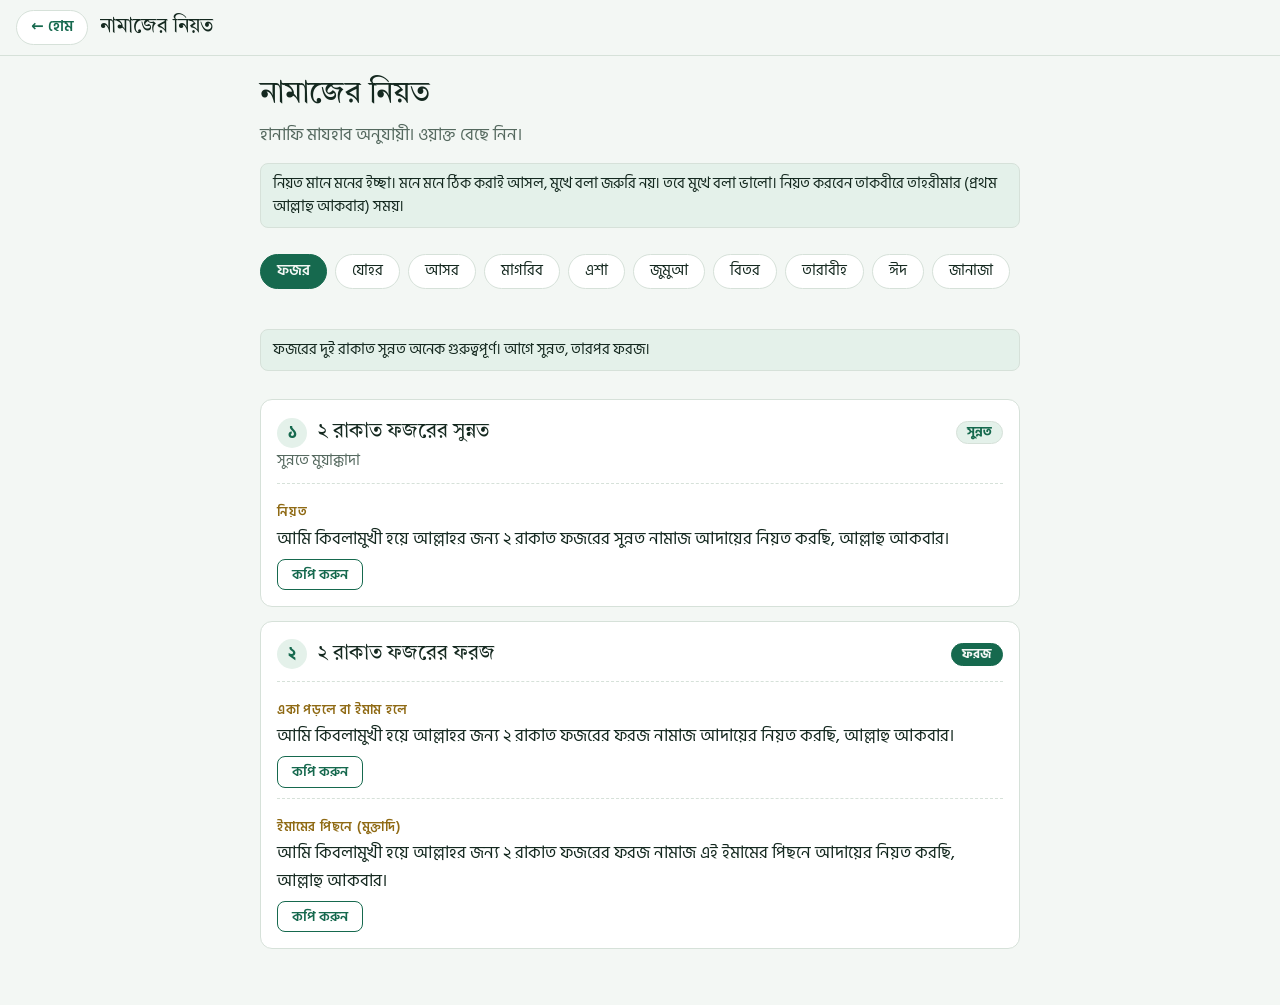
<file: niyat.html>
<!doctype html>
<html lang="bn">
<head>
<meta charset="utf-8">
<meta name="viewport" content="width=device-width, initial-scale=1, viewport-fit=cover">
<title>নামাজের নিয়ত — ফাদিলমুন্সী বাড়ি জামে মসজিদ</title>
<meta name="theme-color" content="#025054">
<meta name="description" content="ফজর থেকে এশা, জুমুআ, তারাবীহ, ঈদ ও জানাজার নামাজের নিয়ত (হানাফি মাযহাব)">
<link rel="icon" type="image/png" href="icon-192.png">
<link rel="preconnect" href="https://fonts.googleapis.com">
<link rel="preconnect" href="https://fonts.gstatic.com" crossorigin>
<link rel="stylesheet" href="https://fonts.googleapis.com/css2?family=Hind+Siliguri:wght@400;500;600;700&family=Tiro+Bangla&display=swap">
<link rel="stylesheet" href="edu.css">
</head>
<body>
<div class="topbar"><a class="back" href="index.html">← হোম</a><span class="tt">নামাজের নিয়ত</span></div>
<main class="wrap">
  <div class="intro">
    <h1>নামাজের নিয়ত</h1>
    <p>হানাফি মাযহাব অনুযায়ী। ওয়াক্ত বেছে নিন।</p>
  </div>
  <p class="note">নিয়ত মানে মনের ইচ্ছা। মনে মনে ঠিক করাই আসল, মুখে বলা জরুরি নয়। তবে মুখে বলা ভালো। নিয়ত করবেন তাকবীরে তাহরীমার (প্রথম আল্লাহু আকবার) সময়।</p>
  <div class="stick"><div class="chips" id="chips" role="tablist" aria-label="নামাজের ওয়াক্ত"></div></div>
  <div class="list" id="out" aria-live="polite"></div>
</main>
<script src="edu.js"></script>
<script>
(function () {
  var h = EDU.h, bn = EDU.bn;
  /* r = রাকাত, ph = নিয়তে যে নামে বলা হবে, k = ধরন, sub = উপধরন, jam = জামাতে ইমামের পিছনের নিয়তও দেখাবে */
  function it(r, ph, k, sub, jam) { return { r: r, ph: ph, k: k, sub: sub || '', jam: !!jam }; }
  var MU = 'সুন্নতে মুয়াক্কাদা', GM = 'সুন্নতে গায়রে মুয়াক্কাদা';

  var P = [
    { id: 'fajr', n: 'ফজর', note: 'ফজরের দুই রাকাত সুন্নত অনেক গুরুত্বপূর্ণ। আগে সুন্নত, তারপর ফরজ।',
      list: [ it(2, 'ফজরের সুন্নত', 'সুন্নত', MU), it(2, 'ফজরের ফরজ', 'ফরজ', '', 1) ] },
    { id: 'zuhr', n: 'যোহর', note: 'ক্রম: ৪ সুন্নত, ৪ ফরজ, ২ সুন্নত, ২ নফল।',
      list: [ it(4, 'যোহরের সুন্নত', 'সুন্নত', MU), it(4, 'যোহরের ফরজ', 'ফরজ', '', 1), it(2, 'যোহরের সুন্নত', 'সুন্নত', MU), it(2, 'নফল', 'নফল') ] },
    { id: 'asr', n: 'আসর', note: 'আসরের আগের ৪ রাকাত সুন্নত পড়া ভালো, তবে না পড়লে গুনাহ নেই।',
      list: [ it(4, 'আসরের সুন্নত', 'সুন্নত', GM), it(4, 'আসরের ফরজ', 'ফরজ', '', 1) ] },
    { id: 'maghrib', n: 'মাগরিব', note: 'মাগরিবের ফরজ ৩ রাকাত। আগে ফরজ, তারপর সুন্নত ও নফল।',
      list: [ it(3, 'মাগরিবের ফরজ', 'ফরজ', '', 1), it(2, 'মাগরিবের সুন্নত', 'সুন্নত', MU), it(2, 'নফল', 'নফল') ] },
    { id: 'isha', n: 'এশা', note: 'ক্রম: ৪ সুন্নত, ৪ ফরজ, ২ সুন্নত, ২ নফল, ৩ বিতর (ওয়াজিব), তারপর চাইলে ২ নফল।',
      list: [ it(4, 'এশার সুন্নত', 'সুন্নত', GM), it(4, 'এশার ফরজ', 'ফরজ', '', 1), it(2, 'এশার সুন্নত', 'সুন্নত', MU), it(2, 'নফল', 'নফল'),
              it(3, 'এশার বিতরের ওয়াজিব', 'ওয়াজিব', 'বিতর', 1), it(2, 'নফল', 'নফল', 'ইচ্ছা হলে') ] },
    { id: 'jumuah', n: 'জুমুআ', note: 'ক্রম: ৪ সুন্নত, খুতবা শুনে ২ ফরজ, ৪ সুন্নত, ২ সুন্নত, ২ নফল। খুতবার সময় কথা বলা ও নামাজ পড়া নিষেধ।',
      list: [ it(4, 'জুমুআর আগের সুন্নত', 'সুন্নত', MU), it(2, 'জুমুআর ফরজ', 'ফরজ', '', 1), it(4, 'জুমুআর পরের সুন্নত', 'সুন্নত', MU), it(2, 'সুন্নাতুল ওয়াক্ত', 'সুন্নত'), it(2, 'নফল', 'নফল') ] },
    { id: 'witr', n: 'বিতর', note: 'বিতর ৩ রাকাত ওয়াজিব। এশার পরে, ফজরের আগে পড়তে হয়। তৃতীয় রাকাতে সূরার পর হাত তুলে তাকবীর বলে হাত বেঁধে দোয়া কুনূত পড়তে হয়।',
      list: [ it(3, 'এশার বিতরের ওয়াজিব', 'ওয়াজিব', '', 1) ] },
    { id: 'tarawih', n: 'তারাবীহ', note: 'তারাবীহ শুধু রমযানে, এশার ফরজ ও সুন্নতের পর এবং বিতরের আগে। মোট ২০ রাকাত, প্রতি ২ রাকাতে সালাম ফিরিয়ে ১০ সালামে। পুরুষ-মহিলা সবার জন্য সুন্নতে মুয়াক্কাদা।',
      list: [ it(2, 'তারাবীহের সুন্নত', 'সুন্নত', MU + ' · মোট ২০ রাকাত', 1) ] },
    { id: 'eid', n: 'ঈদ', note: 'ঈদের নামাজ ওয়াজিব। ২ রাকাত, ৬টি অতিরিক্ত তাকবীরসহ। আযান ও ইকামত নেই। খুতবা নামাজের পরে হয়।',
      list: [
        { r: 2, ph: 'ঈদুল ফিতর', k: 'ওয়াজিব', sub: '', t: [['ইমামের পিছনে', 'আমি কিবলামুখী হয়ে আল্লাহর জন্য ২ রাকাত ঈদুল ফিতরের ওয়াজিব নামাজ ছয় অতিরিক্ত তাকবীরসহ এই ইমামের পিছনে আদায়ের নিয়ত করছি, আল্লাহু আকবার।']] },
        { r: 2, ph: 'ঈদুল আযহা', k: 'ওয়াজিব', sub: '', t: [['ইমামের পিছনে', 'আমি কিবলামুখী হয়ে আল্লাহর জন্য ২ রাকাত ঈদুল আযহার ওয়াজিব নামাজ ছয় অতিরিক্ত তাকবীরসহ এই ইমামের পিছনে আদায়ের নিয়ত করছি, আল্লাহু আকবার।']] }
      ] },
    { id: 'janaza', n: 'জানাজা', note: 'জানাজার নামাজ ফরজে কিফায়া। এতে রুকু-সিজদা নেই; দাঁড়িয়ে ৪ তাকবীর। ১ম তাকবীরের পর সানা, ২য়র পর দরূদ, ৩য়র পর মৃত ব্যক্তির জন্য দোয়া, ৪র্থর পর সালাম। দোয়া ও সানা “দোয়া” পেজে পাবেন।',
      list: [ { r: 0, ph: 'জানাজার নামাজ', k: 'ফরজে কিফায়া', sub: '', t: [['নিয়ত', 'আমি কিবলামুখী হয়ে আল্লাহর জন্য এই জানাজার নামাজ আদায়ের নিয়ত করছি। এটি আল্লাহর প্রশংসা, নবী (সা.)-এর উপর দরূদ ও এই মৃত ব্যক্তির জন্য দোয়া। এই ইমামের পিছনে, আল্লাহু আকবার।']] } ] }
  ];

  var out = document.getElementById('out');

  function tagCls(k) { return k === 'ফরজ' ? 'tag f' : (k === 'ওয়াজিব' ? 'tag w' : 'tag'); }
  function variant(label, text) {
    var d = h('div', 'vt');
    d.appendChild(h('div', 'lb', label));
    d.appendChild(h('p', '', text));
    d.appendChild(EDU.copyBtn(text));
    return d;
  }

  function render(id) {
    var p = P.filter(function (x) { return x.id === id; })[0];
    out.textContent = '';
    if (p.note) out.appendChild(h('p', 'note', p.note));
    p.list.forEach(function (x, i) {
      var c = h('article', 'card ni');
      var head = h('div', 'nh');
      head.appendChild(h('span', 'no', bn(i + 1)));
      head.appendChild(h('b', '', x.r ? bn(x.r) + ' রাকাত ' + x.ph : x.ph));
      head.appendChild(h('span', tagCls(x.k), x.k));
      c.appendChild(head);
      if (x.sub) c.appendChild(h('p', 'small', x.sub));
      if (x.t) {
        x.t.forEach(function (v) { c.appendChild(variant(v[0], v[1])); });
      } else {
        var base = 'আমি কিবলামুখী হয়ে আল্লাহর জন্য ' + bn(x.r) + ' রাকাত ' + x.ph + ' নামাজ';
        if (x.jam) {
          c.appendChild(variant('একা পড়লে বা ইমাম হলে', base + ' আদায়ের নিয়ত করছি, আল্লাহু আকবার।'));
          c.appendChild(variant('ইমামের পিছনে (মুক্তাদি)', base + ' এই ইমামের পিছনে আদায়ের নিয়ত করছি, আল্লাহু আকবার।'));
        } else {
          c.appendChild(variant('নিয়ত', base + ' আদায়ের নিয়ত করছি, আল্লাহু আকবার।'));
        }
      }
      out.appendChild(c);
    });
    if (id === 'isha' || id === 'witr') {
      out.appendChild(h('p', 'small', 'তাহাজ্জুদ, চাশত, ইশরাক ইত্যাদি নফল নামাজের নিয়ম “নফল নামাজ” পেজে আছে।'));
    }
  }

  EDU.chips(document.getElementById('chips'), P.map(function (x) { return { id: x.id, n: x.n }; }), render, 'fajr');
})();
</script>
</body>
</html>
</file>
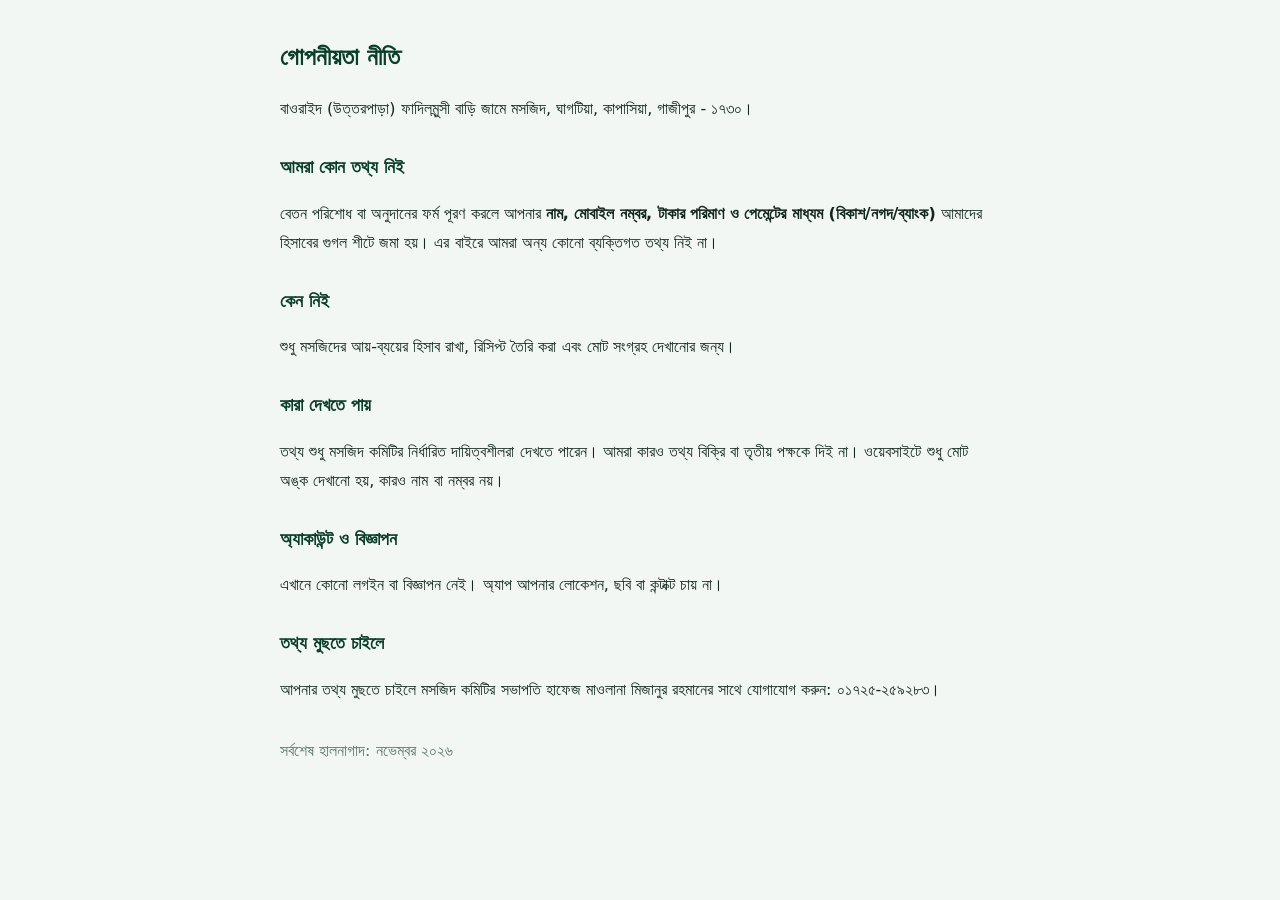
<file: privacy.html>
<!doctype html>
<html lang="bn"><head><meta charset="utf-8"><meta name="viewport" content="width=device-width,initial-scale=1">
<title>গোপনীয়তা নীতি — ফাদিলমুন্সী বাড়ি জামে মসজিদ</title>
<style>body{font-family:'Hind Siliguri',system-ui,sans-serif;max-width:720px;margin:0 auto;padding:20px 16px 40px;line-height:1.8;color:#14281f;background:#f3f7f4}h1{font-size:1.5rem;color:#0a3d2a}h2{font-size:1.1rem;margin-top:1.6em;color:#0a3d2a}</style></head>
<body>
<h1>গোপনীয়তা নীতি</h1>
<p>বাওরাইদ (উত্তরপাড়া) ফাদিলমুন্সী বাড়ি জামে মসজিদ, ঘাগটিয়া, কাপাসিয়া, গাজীপুর - ১৭৩০।</p>
<h2>আমরা কোন তথ্য নিই</h2>
<p>বেতন পরিশোধ বা অনুদানের ফর্ম পূরণ করলে আপনার <strong>নাম, মোবাইল নম্বর, টাকার পরিমাণ ও পেমেন্টের মাধ্যম (বিকাশ/নগদ/ব্যাংক)</strong> আমাদের হিসাবের গুগল শীটে জমা হয়। এর বাইরে আমরা অন্য কোনো ব্যক্তিগত তথ্য নিই না।</p>
<h2>কেন নিই</h2>
<p>শুধু মসজিদের আয়-ব্যয়ের হিসাব রাখা, রিসিপ্ট তৈরি করা এবং মোট সংগ্রহ দেখানোর জন্য।</p>
<h2>কারা দেখতে পায়</h2>
<p>তথ্য শুধু মসজিদ কমিটির নির্ধারিত দায়িত্বশীলরা দেখতে পারেন। আমরা কারও তথ্য বিক্রি বা তৃতীয় পক্ষকে দিই না। ওয়েবসাইটে শুধু মোট অঙ্ক দেখানো হয়, কারও নাম বা নম্বর নয়।</p>
<h2>অ্যাকাউন্ট ও বিজ্ঞাপন</h2>
<p>এখানে কোনো লগইন বা বিজ্ঞাপন নেই। অ্যাপ আপনার লোকেশন, ছবি বা কন্টাক্ট চায় না।</p>
<h2>তথ্য মুছতে চাইলে</h2>
<p>আপনার তথ্য মুছতে চাইলে মসজিদ কমিটির সভাপতি হাফেজ মাওলানা মিজানুর রহমানের সাথে যোগাযোগ করুন: ০১৭২৫-২৫৯২৮৩।</p>
<p style="margin-top:2em;color:#5b7468">সর্বশেষ হালনাগাদ: নভেম্বর ২০২৬</p>
</body></html>
</file>
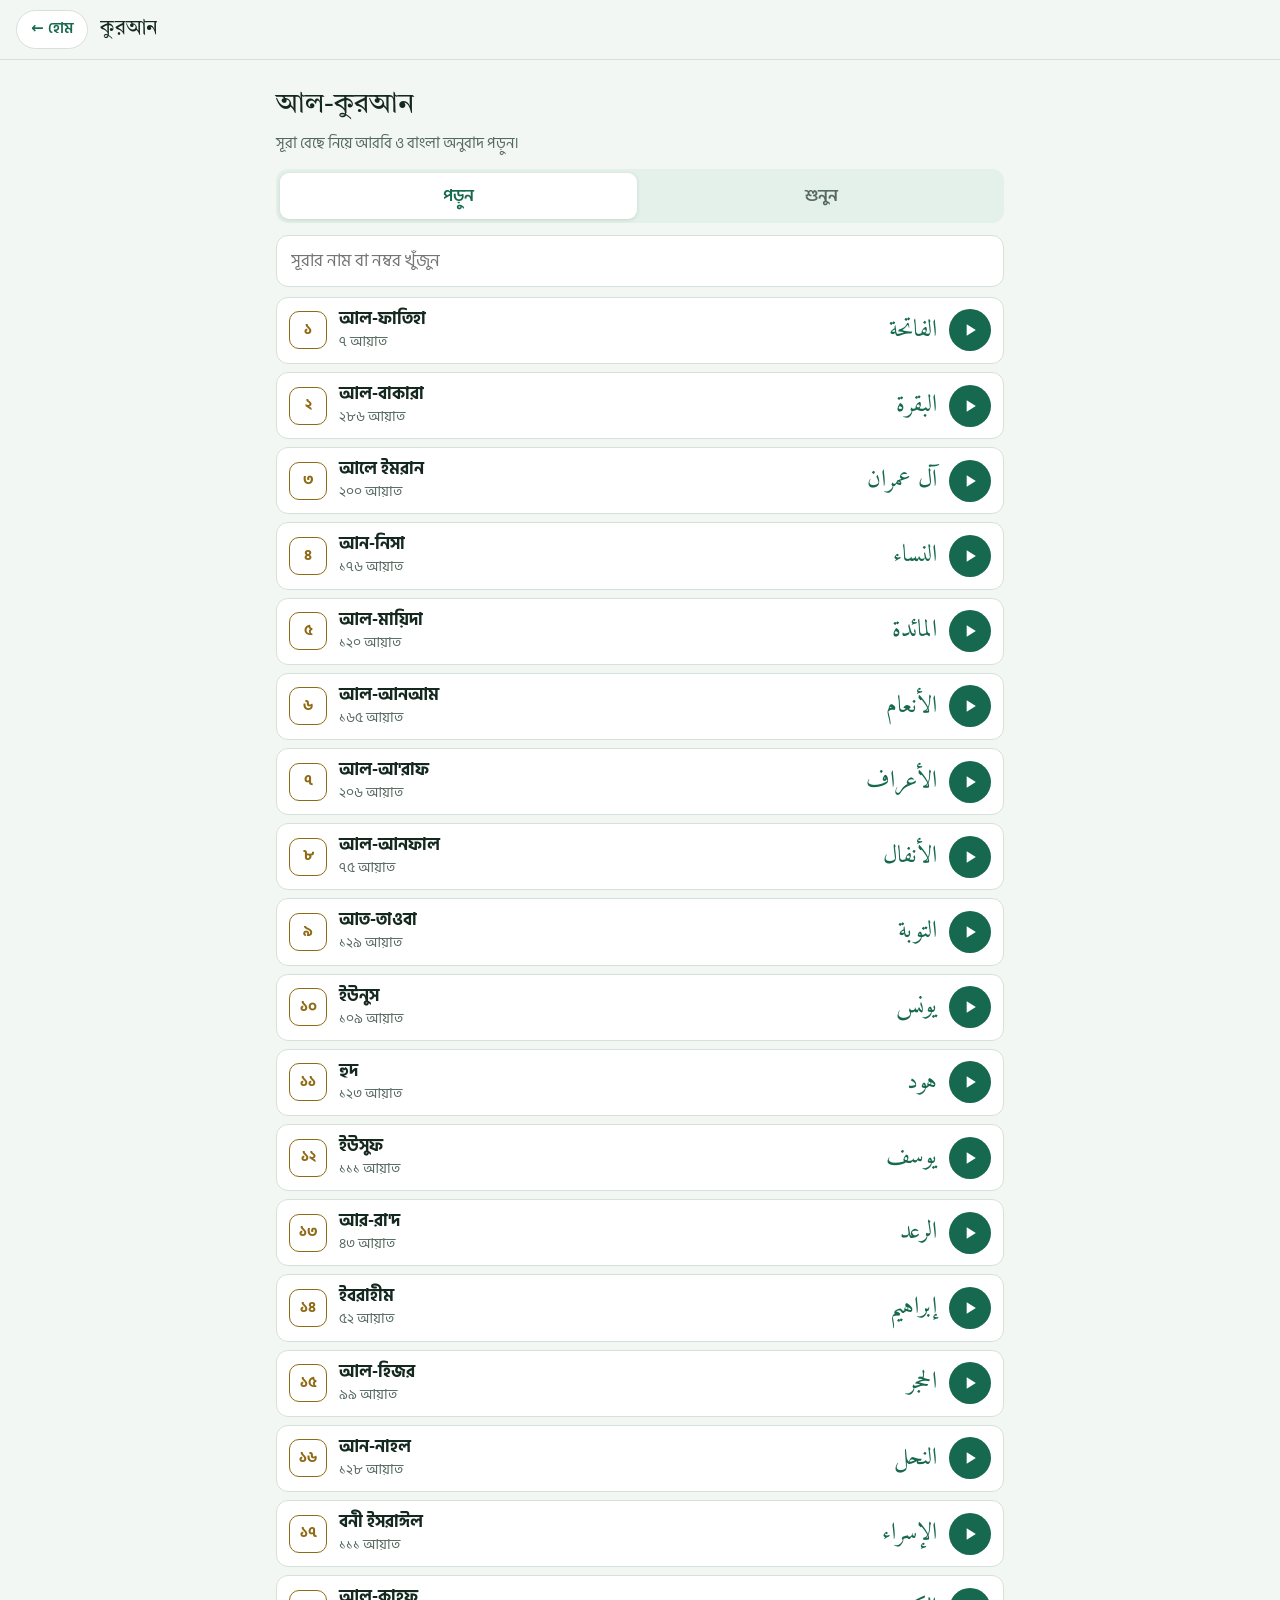
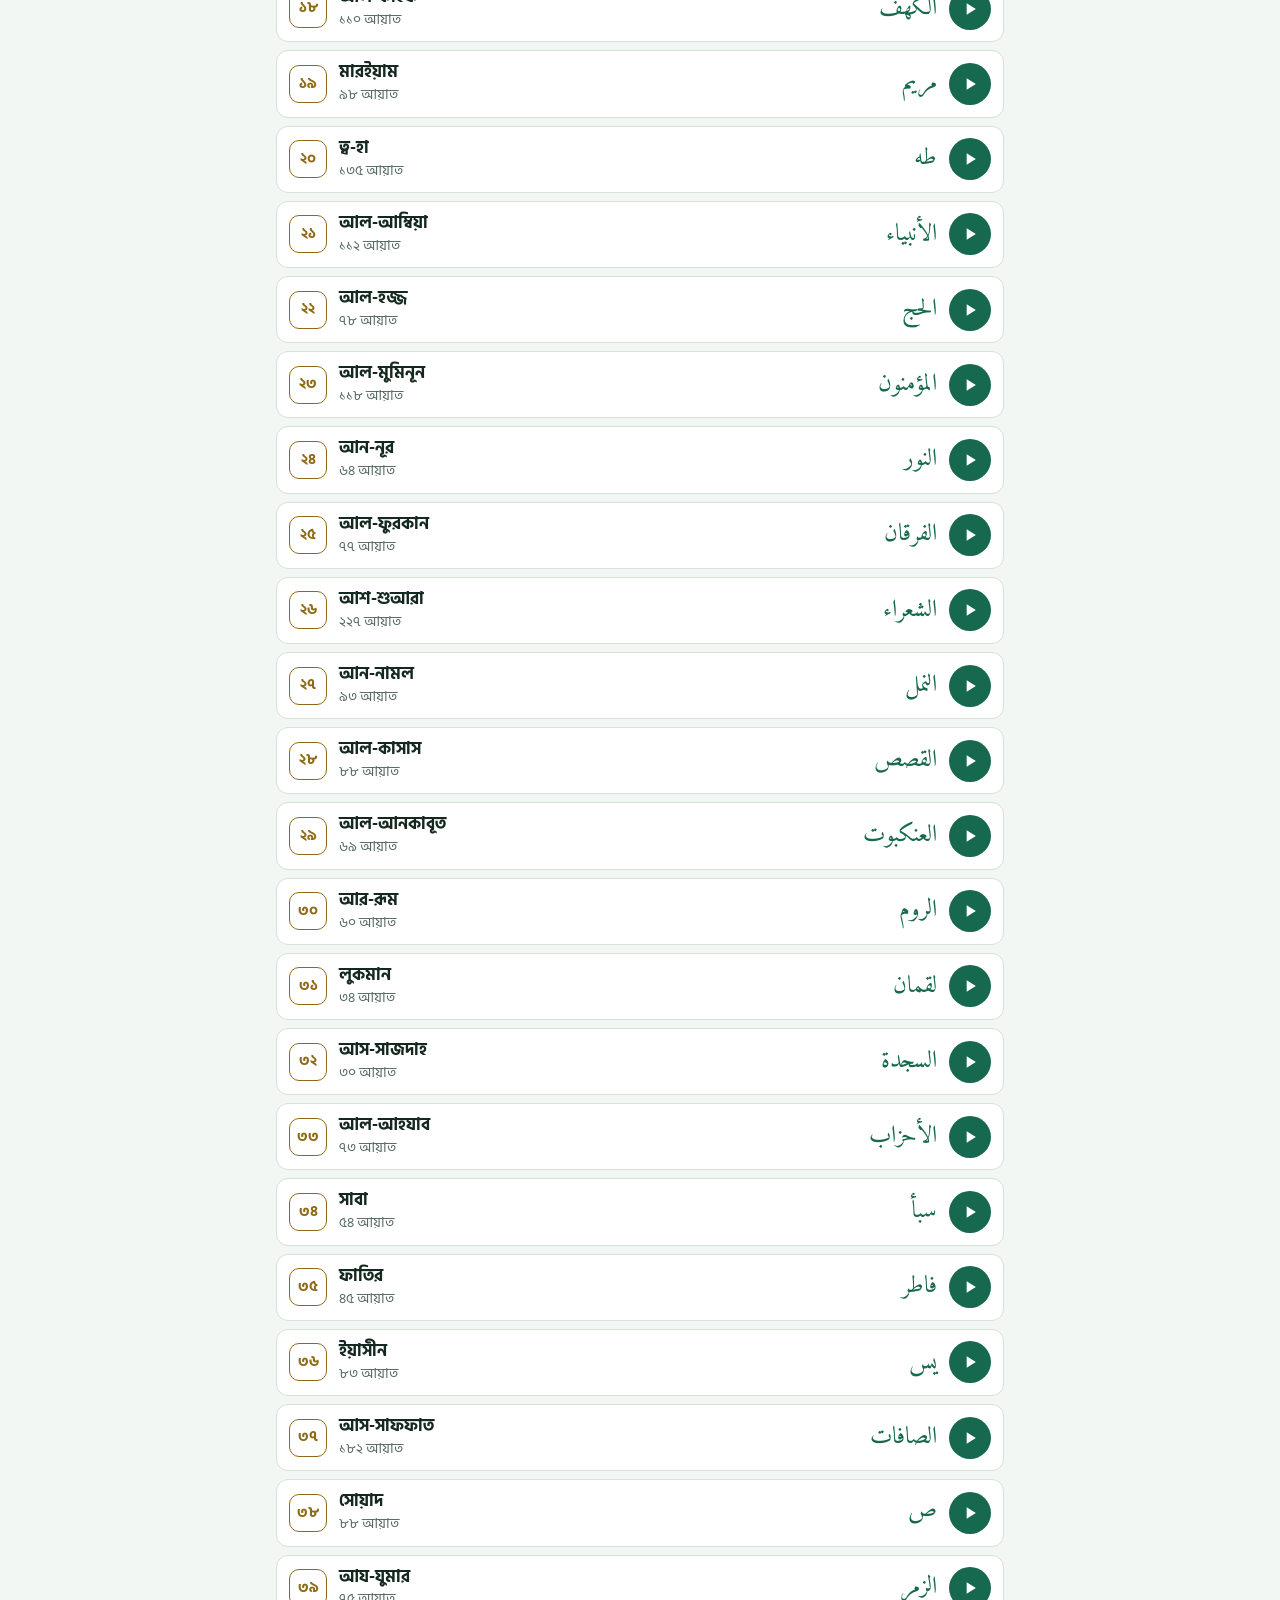
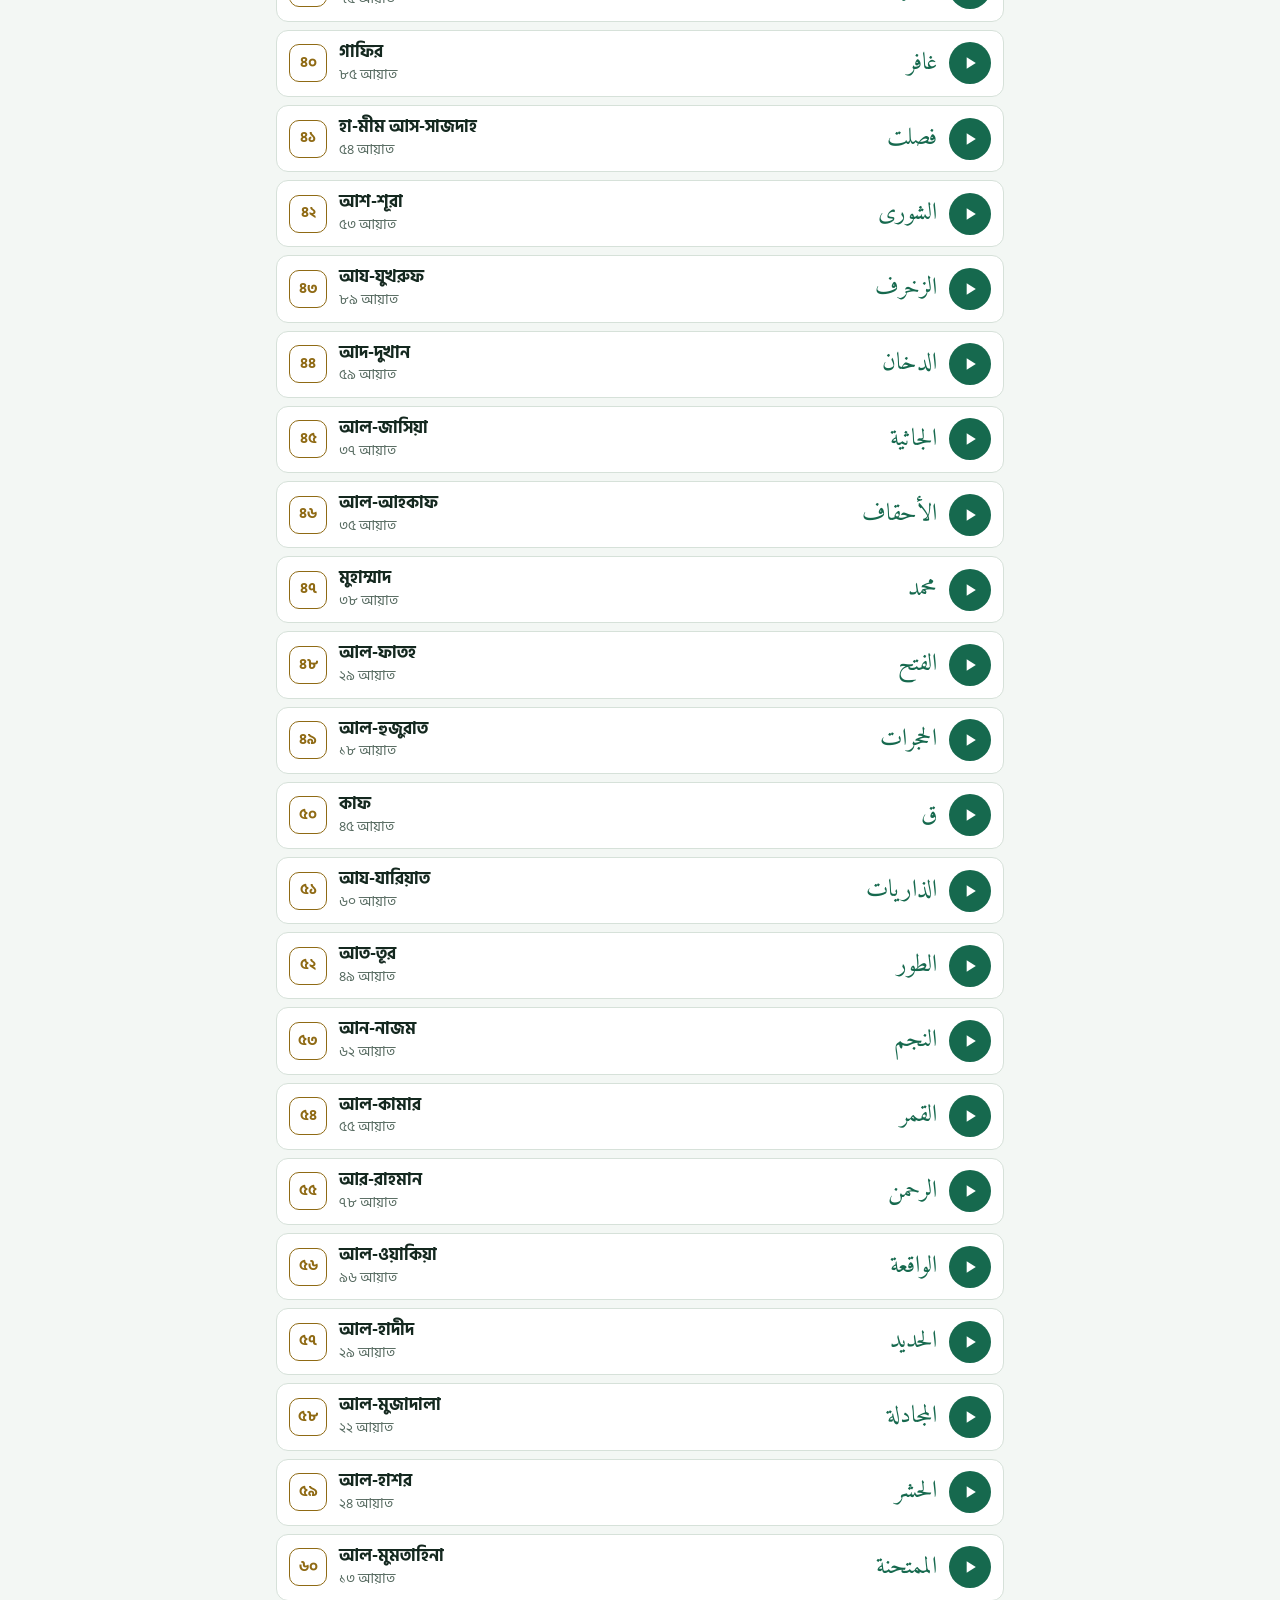
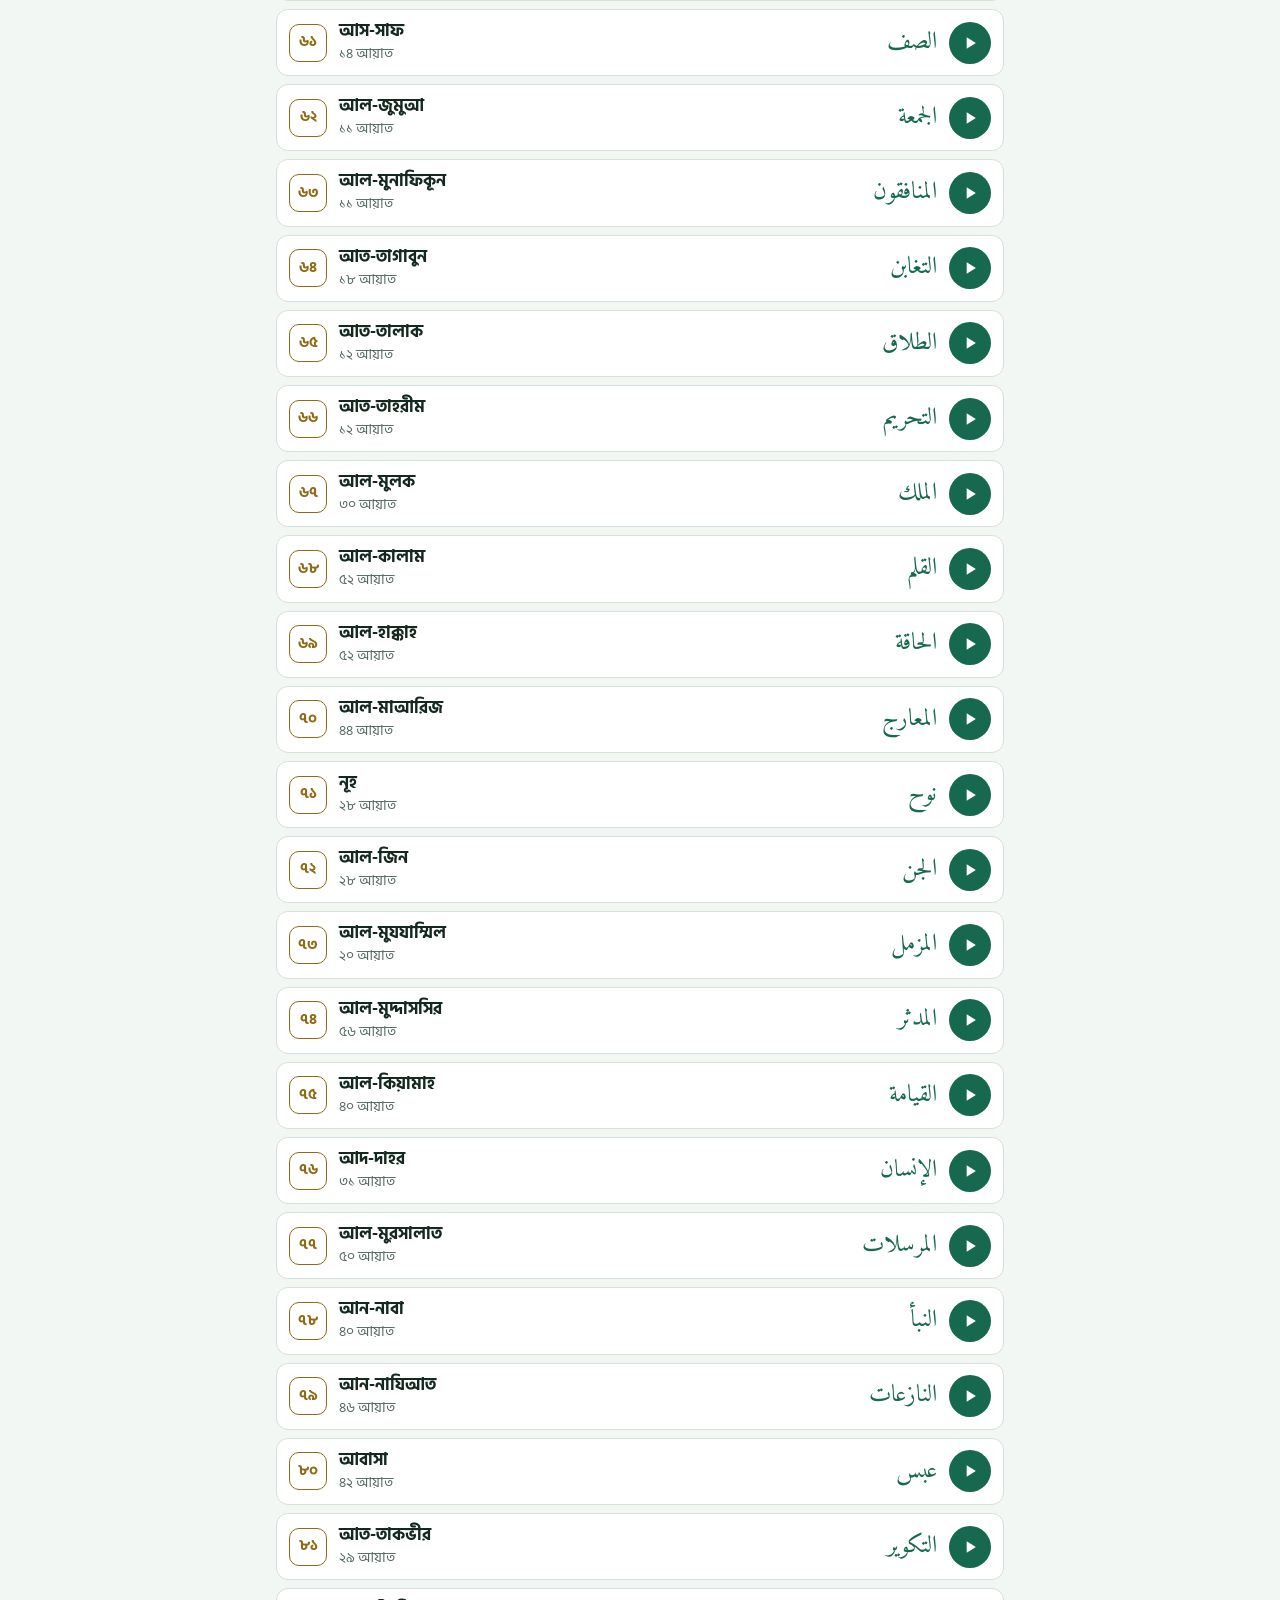
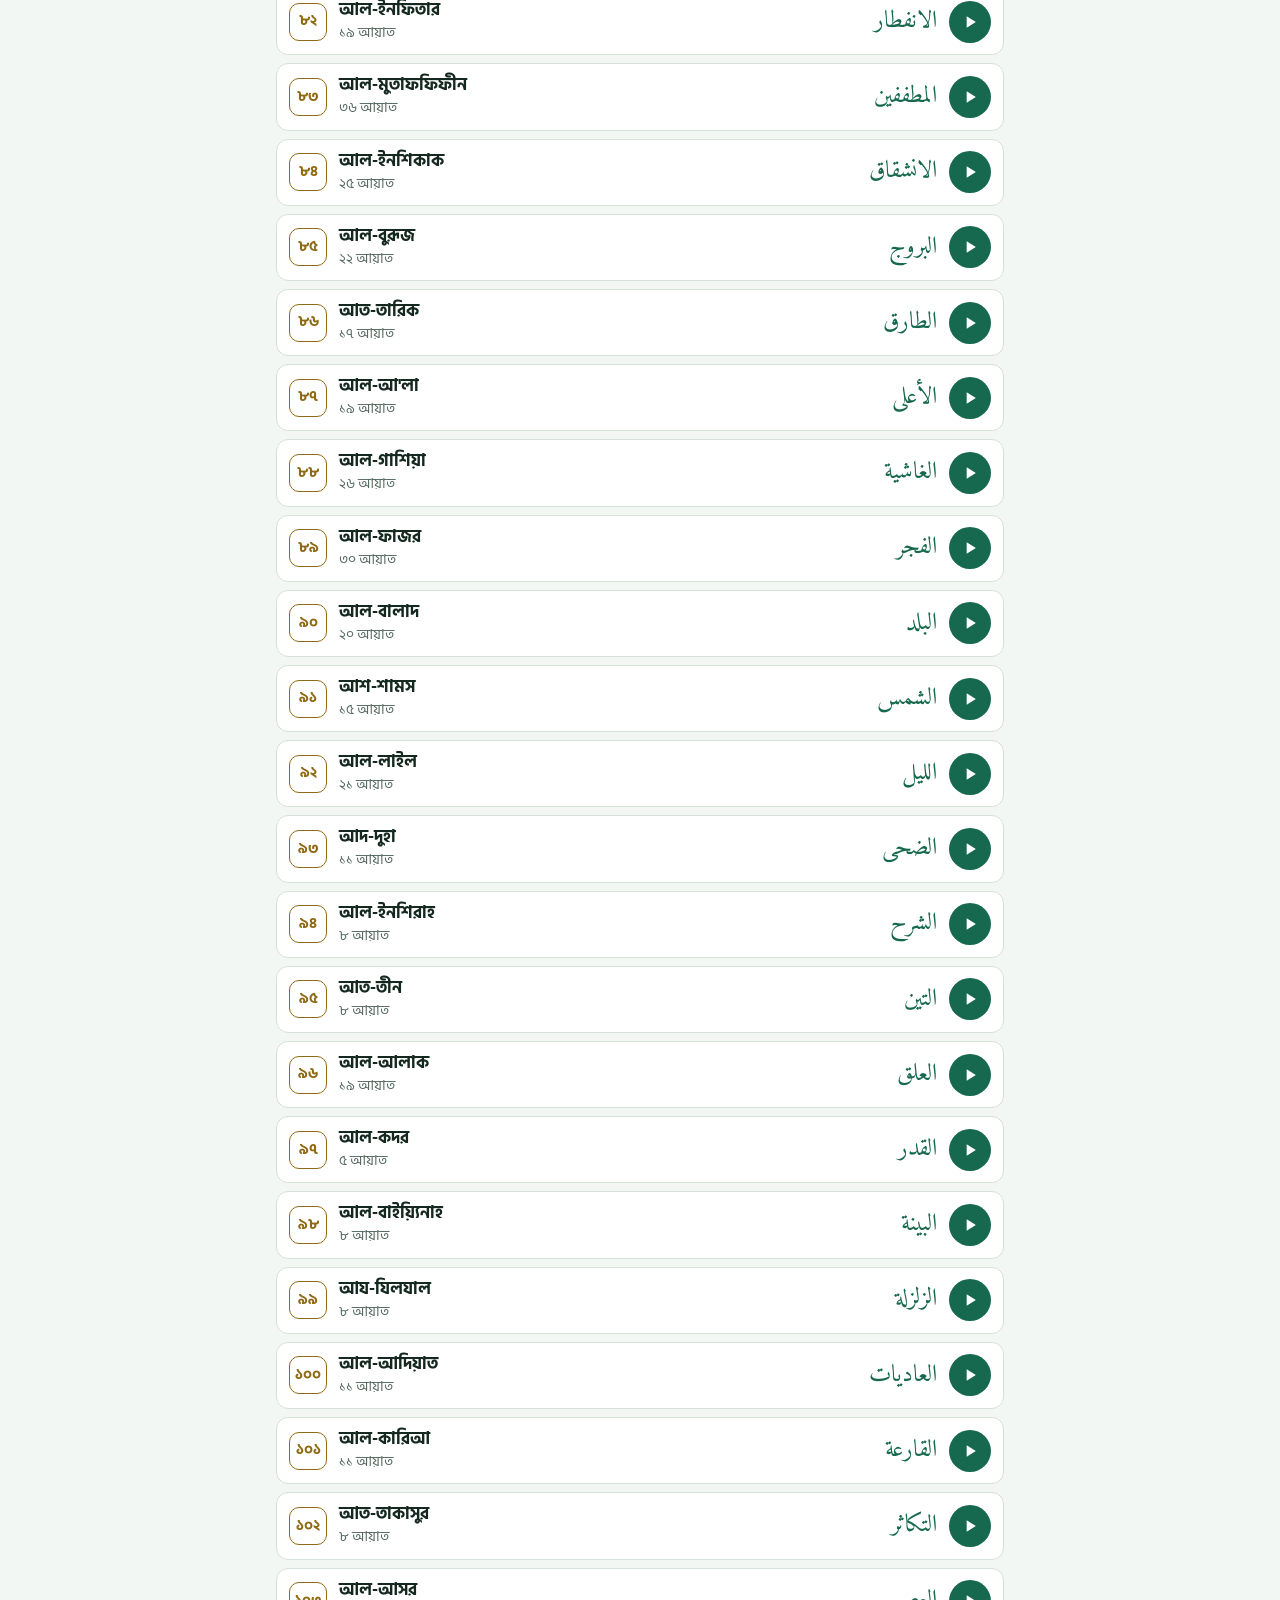
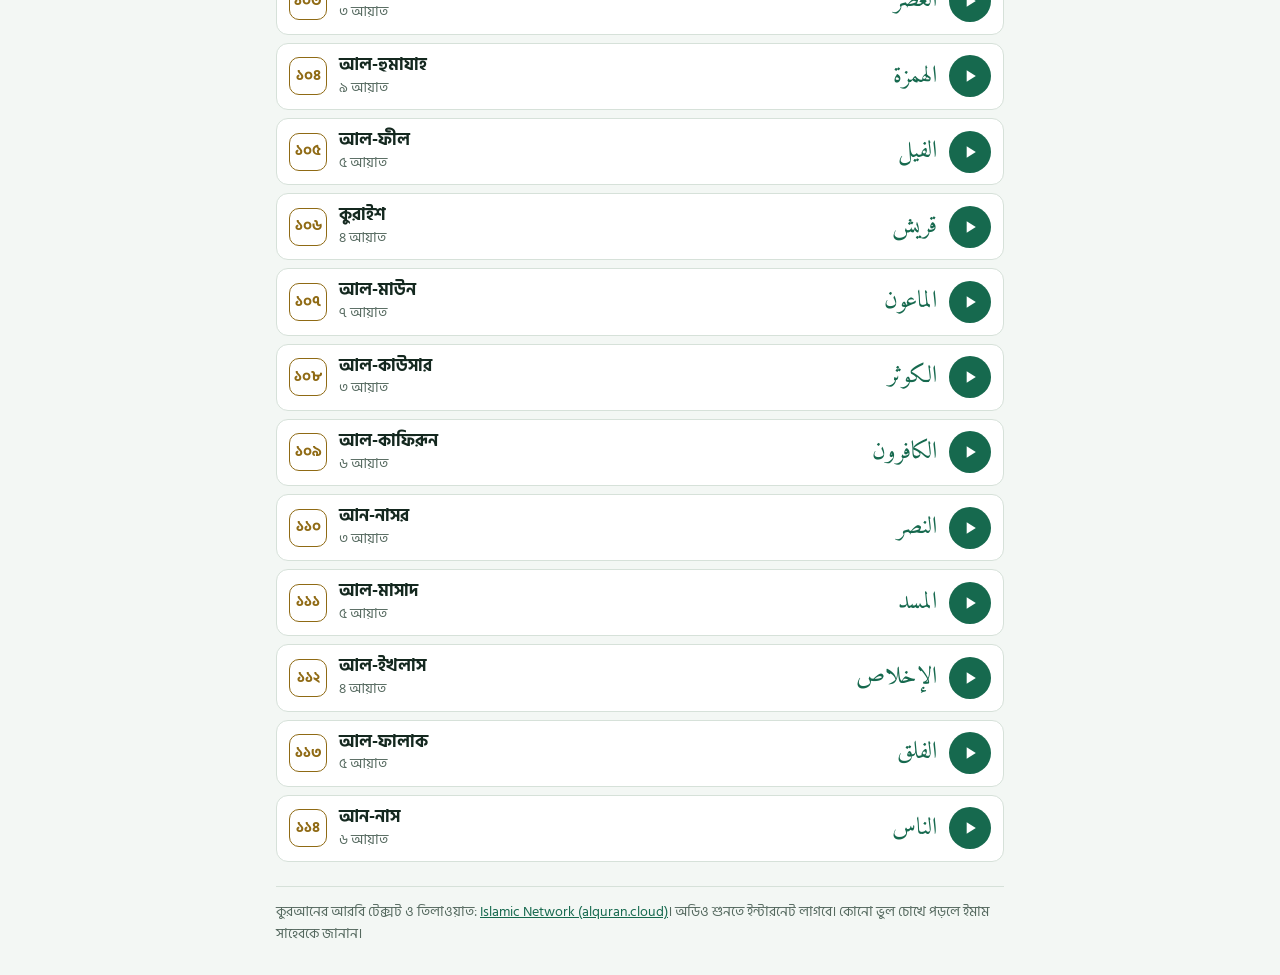
<file: quran (2).html>
<!doctype html>
<html lang="bn">
<head>
<meta charset="utf-8">
<meta name="viewport" content="width=device-width, initial-scale=1, viewport-fit=cover">
<title>কুরআন — ফাদিলমুন্সী বাড়ি জামে মসজিদ</title>
<meta name="theme-color" content="#025054">
<link rel="icon" type="image/png" href="icon-192.png">
<link rel="stylesheet" href="https://fonts.googleapis.com/css2?family=Hind+Siliguri:wght@400;500;600;700&family=Tiro+Bangla&family=Amiri:wght@400;700&display=swap">
<style>
:root { --bg:#f3f7f4; --surface:#fff; --fg:#14281f; --muted:#55695f; --line:#d6e1d9; --accent:#16694e; --gold:#8f6a14; --hl:#e4f1ea; --on-accent:#fff;
  --font-display:"Tiro Bangla","Noto Serif Bengali",serif; --font-body:"Hind Siliguri","Noto Sans Bengali",system-ui,sans-serif; --font-ar:"Amiri","Scheherazade New","Noto Naskh Arabic",serif; }
@media (prefers-color-scheme: dark) { :root { --bg:#0c1713; --surface:#13241d; --fg:#e6efe9; --muted:#9db3a7; --line:#244034; --accent:#55c79b; --gold:#dcb85c; --hl:#1a3329; --on-accent:#0c1713; color-scheme: dark; } }
* { box-sizing: border-box; }
body { margin:0; background:var(--bg); color:var(--fg); font-family:var(--font-body); font-size:17px; line-height:1.65; padding-bottom:calc(30px + env(safe-area-inset-bottom)); }
body.playing { padding-bottom: calc(150px + env(safe-area-inset-bottom)); }
a { color: var(--accent); }
button, select, input { font: inherit; color: inherit; }
:focus-visible { outline: 3px solid var(--gold); outline-offset: 2px; }
.bar { position: sticky; top: 0; z-index: 5; display: flex; align-items: center; gap: 12px; background: var(--bg); border-bottom: 1px solid var(--line); padding: 10px max(16px, env(safe-area-inset-left)); }
.bar a.back { border: 1px solid var(--line); border-radius: 999px; padding: 6px 14px; text-decoration: none; font-weight: 600; font-size: 15px; background: var(--surface); white-space: nowrap; }
.bar .tt { font-family: var(--font-display); font-size: 20px; min-width: 0; overflow: hidden; text-overflow: ellipsis; white-space: nowrap; }
.wrap { max-width: 760px; margin: 0 auto; padding: 16px max(16px, env(safe-area-inset-left)) 0; }
h1 { font-family: var(--font-display); font-weight: 400; font-size: 28px; margin: 6px 0 4px; }
.sub { color: var(--muted); font-size: 15px; margin: 0 0 12px; }
.tabs { display: flex; gap: 6px; background: var(--hl); padding: 4px; border-radius: 12px; margin: 12px 0; }
.tabs button { flex: 1; border: 0; background: transparent; padding: 9px 8px; border-radius: 9px; font-weight: 600; cursor: pointer; color: var(--muted); }
.tabs button[aria-selected="true"] { background: var(--surface); color: var(--accent); box-shadow: 0 1px 4px rgba(0,0,0,.12); }
.search { width: 100%; border: 1px solid var(--line); background: var(--surface); border-radius: 12px; padding: 11px 14px; margin-bottom: 10px; }
.last { display: none; width: 100%; margin-bottom: 10px; border: 1px solid var(--gold); background: transparent; color: var(--gold); border-radius: 12px; padding: 10px; font-weight: 600; cursor: pointer; }
.list { list-style: none; margin: 0; padding: 0; display: grid; gap: 8px; }
.row { display: flex; align-items: center; gap: 12px; background: var(--surface); border: 1px solid var(--line); border-radius: 12px; padding: 10px 12px; }
.row.now { border-color: var(--accent); background: var(--hl); }
.row .no { flex: none; width: 38px; height: 38px; display: grid; place-items: center; border: 1.5px solid var(--gold); color: var(--gold); border-radius: 10px; font-weight: 700; font-size: 15px; transform: rotate(0); }
.row .main { flex: 1; min-width: 0; text-align: left; background: none; border: 0; padding: 0; cursor: pointer; }
.row .bn { font-weight: 700; font-size: 17px; line-height: 1.35; }
.row .mt { color: var(--muted); font-size: 13.5px; }
.row .ar { font-family: var(--font-ar); font-size: 24px; color: var(--accent); flex: none; direction: rtl; }
.pbtn { flex: none; width: 42px; height: 42px; border-radius: 50%; border: 0; background: var(--accent); color: var(--on-accent); display: grid; place-items: center; cursor: pointer; }
.pbtn svg, .ctl svg { width: 20px; height: 20px; fill: currentColor; }
.rd { padding-top: 4px; }
.rd-head { text-align: center; padding: 14px 8px 6px; }
.rd-head .ar { font-family: var(--font-ar); font-size: 38px; color: var(--accent); line-height: 1.5; }
.rd-head .bn { font-size: 20px; font-weight: 700; }
.bism { font-family: var(--font-ar); font-size: 30px; text-align: center; padding: 10px 0 16px; line-height: 1.8; }
.tools { display: flex; gap: 8px; justify-content: center; flex-wrap: wrap; margin: 8px 0 14px; }
.tools button { border: 1px solid var(--line); background: var(--surface); border-radius: 999px; padding: 6px 14px; cursor: pointer; font-weight: 600; font-size: 15px; }
.ay { background: var(--surface); border: 1px solid var(--line); border-radius: 12px; padding: 14px 14px 12px; margin-bottom: 10px; }
.ay .n { display: inline-grid; place-items: center; min-width: 30px; height: 30px; border: 1.5px solid var(--gold); color: var(--gold); border-radius: 50%; font-size: 13px; font-weight: 700; margin-bottom: 6px; }
.ay .a { font-family: var(--font-ar); font-size: var(--ar-size, 30px); line-height: 2.1; direction: rtl; text-align: right; }
.ay .t { margin: 8px 0 0; color: var(--fg); border-top: 1px dashed var(--line); padding-top: 8px; }
.msg { text-align: center; padding: 30px 12px; color: var(--muted); }
.msg button { margin-top: 10px; }
.nav2 { display: flex; justify-content: space-between; gap: 10px; margin-top: 14px; }
.btn { border: 1px solid var(--accent); background: transparent; color: var(--accent); border-radius: 999px; padding: 8px 18px; font-weight: 600; cursor: pointer; }
.btn.fill { background: var(--accent); color: var(--on-accent); }
.foot { margin-top: 24px; padding-top: 14px; border-top: 1px solid var(--line); font-size: 13.5px; color: var(--muted); }
.player { position: fixed; left: 0; right: 0; bottom: 0; z-index: 20; background: var(--surface); border-top: 3px solid var(--gold); box-shadow: 0 -6px 20px rgba(0,0,0,.2); padding: 10px max(14px, env(safe-area-inset-left)) calc(10px + env(safe-area-inset-bottom)); display: none; }
.player.on { display: block; }
.player .in { max-width: 760px; margin: 0 auto; display: grid; gap: 6px; }
.player .top { display: flex; align-items: center; gap: 10px; }
.player .ttl { flex: 1; min-width: 0; font-weight: 700; overflow: hidden; text-overflow: ellipsis; white-space: nowrap; }
.player select { border: 1px solid var(--line); background: var(--bg); border-radius: 8px; padding: 4px 6px; font-size: 14px; max-width: 46%; }
.player .ctls { display: flex; align-items: center; gap: 10px; }
.ctl { width: 38px; height: 38px; border: 0; background: transparent; color: var(--fg); display: grid; place-items: center; cursor: pointer; border-radius: 50%; }
.ctl.big { width: 46px; height: 46px; background: var(--accent); color: var(--on-accent); }
.player input[type=range] { flex: 1; accent-color: var(--accent); min-width: 0; }
.player .tm { font-size: 12.5px; color: var(--muted); min-width: 40px; text-align: center; }
.player .cl { border: 0; background: transparent; font-size: 22px; color: var(--muted); cursor: pointer; width: 34px; height: 34px; }
.player .err { color: #b3261e; font-size: 13.5px; }
@media (prefers-reduced-motion: no-preference) { .row, .ay { transition: border-color .2s; } }
</style>
</head>
<body>
<div class="bar"><a class="back" id="back" href="index.html">← হোম</a><span class="tt" id="barTitle">কুরআন</span></div>
<main class="wrap" id="app"></main>

<div class="player" id="player" aria-label="অডিও প্লেয়ার">
  <div class="in">
    <div class="top"><span class="ttl" id="pTitle">—</span><select id="pRec" aria-label="কারী"></select><button class="cl" id="pClose" aria-label="বন্ধ করুন">×</button></div>
    <div class="ctls">
      <button class="ctl" id="pPrev" aria-label="আগের সূরা"><svg viewBox="0 0 24 24"><path d="M6 6h2v12H6zM20 6v12L9.5 12z"/></svg></button>
      <button class="ctl big" id="pPlay" aria-label="চালান / থামান"><svg viewBox="0 0 24 24" id="pIcon"><path d="M8 5v14l11-7z"/></svg></button>
      <button class="ctl" id="pNext" aria-label="পরের সূরা"><svg viewBox="0 0 24 24"><path d="M16 6h2v12h-2zM4 6l10.5 6L4 18z"/></svg></button>
      <span class="tm" id="pCur">০:০০</span><input type="range" id="pSeek" min="0" max="1000" value="0" aria-label="সময়"><span class="tm" id="pDur">০:০০</span>
    </div>
    <div class="err" id="pErr" hidden>অডিও চলছে না। ইন্টারনেট সংযোগ দেখে আবার চেষ্টা করুন।</div>
  </div>
</div>
<audio id="aud" preload="none"></audio>

<script>
(function () {
  var NAMES = "আল-ফাতিহা,আল-বাকারা,আলে ইমরান,আন-নিসা,আল-মায়িদা,আল-আনআম,আল-আ'রাফ,আল-আনফাল,আত-তাওবা,ইউনুস,হুদ,ইউসুফ,আর-রা'দ,ইবরাহীম,আল-হিজর,আন-নাহল,বনী ইসরাঈল,আল-কাহফ,মারইয়াম,ত্ব-হা,আল-আম্বিয়া,আল-হজ্জ,আল-মুমিনূন,আন-নূর,আল-ফুরকান,আশ-শুআরা,আন-নামল,আল-কাসাস,আল-আনকাবূত,আর-রূম,লুকমান,আস-সাজদাহ,আল-আহযাব,সাবা,ফাতির,ইয়াসীন,আস-সাফফাত,সোয়াদ,আয-যুমার,গাফির,হা-মীম আস-সাজদাহ,আশ-শূরা,আয-যুখরুফ,আদ-দুখান,আল-জাসিয়া,আল-আহকাফ,মুহাম্মাদ,আল-ফাতহ,আল-হুজুরাত,কাফ,আয-যারিয়াত,আত-তূর,আন-নাজম,আল-কামার,আর-রাহমান,আল-ওয়াকিয়া,আল-হাদীদ,আল-মুজাদালা,আল-হাশর,আল-মুমতাহিনা,আস-সাফ,আল-জুমুআ,আল-মুনাফিকূন,আত-তাগাবুন,আত-তালাক,আত-তাহরীম,আল-মুলক,আল-কালাম,আল-হাক্কাহ,আল-মাআরিজ,নূহ,আল-জিন,আল-মুযযাম্মিল,আল-মুদ্দাসসির,আল-কিয়ামাহ,আদ-দাহর,আল-মুরসালাত,আন-নাবা,আন-নাযিআত,আবাসা,আত-তাকভীর,আল-ইনফিতার,আল-মুতাফফিফীন,আল-ইনশিকাক,আল-বুরূজ,আত-তারিক,আল-আ'লা,আল-গাশিয়া,আল-ফাজর,আল-বালাদ,আশ-শামস,আল-লাইল,আদ-দুহা,আল-ইনশিরাহ,আত-তীন,আল-আলাক,আল-কদর,আল-বাইয়্যিনাহ,আয-যিলযাল,আল-আদিয়াত,আল-কারিআ,আত-তাকাসুর,আল-আসর,আল-হুমাযাহ,আল-ফীল,কুরাইশ,আল-মাউন,আল-কাউসার,আল-কাফিরূন,আন-নাসর,আল-মাসাদ,আল-ইখলাস,আল-ফালাক,আন-নাস".split(",");
  var AR = "الفاتحة,البقرة,آل عمران,النساء,المائدة,الأنعام,الأعراف,الأنفال,التوبة,يونس,هود,يوسف,الرعد,إبراهيم,الحجر,النحل,الإسراء,الكهف,مريم,طه,الأنبياء,الحج,المؤمنون,النور,الفرقان,الشعراء,النمل,القصص,العنكبوت,الروم,لقمان,السجدة,الأحزاب,سبأ,فاطر,يس,الصافات,ص,الزمر,غافر,فصلت,الشورى,الزخرف,الدخان,الجاثية,الأحقاف,محمد,الفتح,الحجرات,ق,الذاريات,الطور,النجم,القمر,الرحمن,الواقعة,الحديد,المجادلة,الحشر,الممتحنة,الصف,الجمعة,المنافقون,التغابن,الطلاق,التحريم,الملك,القلم,الحاقة,المعارج,نوح,الجن,المزمل,المدثر,القيامة,الإنسان,المرسلات,النبأ,النازعات,عبس,التكوير,الانفطار,المطففين,الانشقاق,البروج,الطارق,الأعلى,الغاشية,الفجر,البلد,الشمس,الليل,الضحى,الشرح,التين,العلق,القدر,البينة,الزلزلة,العاديات,القارعة,التكاثر,العصر,الهمزة,الفيل,قريش,الماعون,الكوثر,الكافرون,النصر,المسد,الإخلاص,الفلق,الناس".split(",");
  var CNT = [7,286,200,176,120,165,206,75,129,109,123,111,43,52,99,128,111,110,98,135,112,78,118,64,77,227,93,88,69,60,34,30,73,54,45,83,182,88,75,85,54,53,89,59,37,35,38,29,18,45,60,49,62,55,78,96,29,22,24,13,14,11,11,18,12,12,30,52,52,44,28,28,20,56,40,31,50,40,46,42,29,19,36,25,22,17,19,26,30,20,15,21,11,8,8,19,5,8,8,11,11,8,3,9,5,4,7,3,6,3,5,4,5,6];
  var RECS = [['ar.alafasy','128','মিশারি আলাফাসি'],['ar.sudais','192','আব্দুর রহমান আস-সুদাইস'],['ar.shuraim','128','সউদ আশ-শুরাইম'],['ar.husary','128','মাহমুদ খলীল আল-হুসারী'],['ar.minshawi','128','মুহাম্মাদ সিদ্দিক আল-মিনশাবী'],['ar.abdulbasit','192','আব্দুল বাসিত আব্দুস সামাদ']];
  var BN = '০১২৩৪৫৬৭৮৯';
  function bn(n) { return String(n).replace(/\d/g, function (d) { return BN[d]; }); }
  function ls(k, v) { try { if (v === undefined) return localStorage.getItem(k); localStorage.setItem(k, v); } catch (e) { return null; } }
  var $ = function (id) { return document.getElementById(id); };
  var app = $('app'), aud = $('aud'), player = $('player'), cur = 0, mode = 'read', trans = '';

  // ---------- audio ----------
  var recSel = $('pRec');
  RECS.forEach(function (r, i) { var o = document.createElement('option'); o.value = i; o.textContent = r[2]; recSel.appendChild(o); });
  recSel.value = ls('qrec') || '0'; if (!RECS[recSel.value]) recSel.value = '0';
  function src(n) { var r = RECS[recSel.value]; return 'https://cdn.islamic.network/quran/audio-surah/' + r[1] + '/' + r[0] + '/' + n + '.mp3'; }
  function playSurah(n, keepTime) {
    if (n < 1 || n > 114) return;
    var t = keepTime ? aud.currentTime : 0;
    cur = n; aud.src = src(n); $('pErr').hidden = true;
    if (keepTime) aud.addEventListener('loadedmetadata', function f() { aud.removeEventListener('loadedmetadata', f); try { aud.currentTime = t; } catch (e) {} });
    var p = aud.play(); if (p && p.catch) p.catch(function () { $('pErr').hidden = false; });
    player.classList.add('on'); document.body.classList.add('playing');
    $('pTitle').textContent = bn(n) + '. সূরা ' + NAMES[n - 1];
    mark();
    if ('mediaSession' in navigator) {
      try { navigator.mediaSession.metadata = new MediaMetadata({ title: 'সূরা ' + NAMES[n - 1], artist: RECS[recSel.value][2], album: 'কুরআন তিলাওয়াত', artwork: [{ src: 'icon-512.png', sizes: '512x512', type: 'image/png' }] });
        navigator.mediaSession.setActionHandler('previoustrack', function () { playSurah(cur - 1); });
        navigator.mediaSession.setActionHandler('nexttrack', function () { playSurah(cur + 1); }); } catch (e) {}
    }
  }
  function mark() { var rows = document.querySelectorAll('.row'); for (var i = 0; i < rows.length; i++) rows[i].classList.toggle('now', +rows[i].dataset.n === cur); }
  recSel.addEventListener('change', function () { ls('qrec', recSel.value); if (cur) playSurah(cur, true); });
  $('pPlay').addEventListener('click', function () { if (aud.paused) { var p = aud.play(); if (p && p.catch) p.catch(function () { $('pErr').hidden = false; }); } else aud.pause(); });
  $('pPrev').addEventListener('click', function () { playSurah(cur - 1); });
  $('pNext').addEventListener('click', function () { playSurah(cur + 1); });
  $('pClose').addEventListener('click', function () { aud.pause(); player.classList.remove('on'); document.body.classList.remove('playing'); cur = 0; mark(); });
  aud.addEventListener('play', function () { $('pIcon').innerHTML = '<path d="M7 5h4v14H7zM13 5h4v14h-4z"/>'; });
  aud.addEventListener('pause', function () { $('pIcon').innerHTML = '<path d="M8 5v14l11-7z"/>'; });
  aud.addEventListener('ended', function () { if (cur < 114) playSurah(cur + 1); });
  aud.addEventListener('error', function () { if (cur) $('pErr').hidden = false; });
  aud.addEventListener('playing', function () { $('pErr').hidden = true; });
  function fmt(s) { if (!isFinite(s)) return '০:০০'; s = Math.floor(s); return bn(Math.floor(s / 60) + ':' + ('0' + (s % 60)).slice(-2)); }
  aud.addEventListener('timeupdate', function () { $('pCur').textContent = fmt(aud.currentTime); if (aud.duration) $('pSeek').value = Math.round(aud.currentTime / aud.duration * 1000); });
  aud.addEventListener('loadedmetadata', function () { $('pDur').textContent = fmt(aud.duration); });
  $('pSeek').addEventListener('input', function () { if (aud.duration) aud.currentTime = aud.duration * this.value / 1000; });

  // ---------- list ----------
  var PLAY_SVG = '<svg viewBox="0 0 24 24"><path d="M8 5v14l11-7z"/></svg>';
  function renderList() {
    document.title = (mode === 'audio' ? 'অডিও কুরআন' : 'কুরআন') + ' — ফাদিলমুন্সী বাড়ি জামে মসজিদ';
    $('barTitle').textContent = mode === 'audio' ? 'অডিও কুরআন' : 'কুরআন';
    $('back').href = 'index.html'; $('back').textContent = '← হোম';
    var h = '<h1>' + (mode === 'audio' ? 'অডিও কুরআন' : 'আল-কুরআন') + '</h1><p class="sub">' + (mode === 'audio' ? 'সূরা বেছে নিন, তিলাওয়াত শুনুন। কারী বদলাতে নিচের প্লেয়ারে দেখুন।' : 'সূরা বেছে নিয়ে আরবি ও বাংলা অনুবাদ পড়ুন।') + '</p>' +
      '<div class="tabs" role="tablist"><button role="tab" data-m="read" aria-selected="' + (mode === 'read') + '">পড়ুন</button><button role="tab" data-m="audio" aria-selected="' + (mode === 'audio') + '">শুনুন</button></div>' +
      '<button class="last" id="lastBtn" type="button"></button>' +
      '<input class="search" id="q" type="search" placeholder="সূরার নাম বা নম্বর খুঁজুন" aria-label="সূরা খুঁজুন">' +
      '<ul class="list" id="list"></ul>' +
      '<div class="foot">কুরআনের আরবি টেক্সট ও তিলাওয়াত: <a href="https://alquran.cloud" target="_blank" rel="noopener">Islamic Network (alquran.cloud)</a>। অডিও শুনতে ইন্টারনেট লাগবে। কোনো ভুল চোখে পড়লে ইমাম সাহেবকে জানান।</div>';
    app.innerHTML = h;
    var ul = $('list'), s = '';
    for (var i = 1; i <= 114; i++) s += '<li class="row" data-n="' + i + '" data-s="' + (i + ' ' + NAMES[i - 1] + ' ' + AR[i - 1]).toLowerCase() + '"><span class="no">' + bn(i) + '</span><button class="main" type="button" data-open="' + i + '"><div class="bn">' + NAMES[i - 1] + '</div><div class="mt">' + bn(CNT[i - 1]) + ' আয়াত</div></button><span class="ar">' + AR[i - 1] + '</span><button class="pbtn" type="button" data-play="' + i + '" aria-label="সূরা ' + NAMES[i - 1] + ' শুনুন">' + PLAY_SVG + '</button></li>';
    ul.innerHTML = s; mark();
    var ln = parseInt(ls('qlast') || '0', 10);
    if (ln > 0 && mode === 'read') { var lb = $('lastBtn'); lb.style.display = 'block'; lb.textContent = 'শেষ পড়া: সূরা ' + NAMES[ln - 1] + ' থেকে চালিয়ে যান'; lb.onclick = function () { location.hash = '#s' + ln; }; }
    $('q').addEventListener('input', function () {
      var t = this.value.trim().toLowerCase().replace(/[০-৯]/g, function (d) { return BN.indexOf(d); }), rows = ul.children;
      for (var k = 0; k < rows.length; k++) rows[k].style.display = !t || rows[k].dataset.s.indexOf(t) > -1 ? '' : 'none';
    });
    app.querySelector('.tabs').addEventListener('click', function (e) { var b = e.target.closest('button'); if (b) location.hash = b.dataset.m === 'audio' ? '#audio' : '#'; });
    ul.addEventListener('click', function (e) {
      var p = e.target.closest('[data-play]'), o = e.target.closest('[data-open]');
      if (p) playSurah(+p.dataset.play);
      else if (o) { if (mode === 'audio') playSurah(+o.dataset.open); else location.hash = '#s' + o.dataset.open; }
    });
  }

  // ---------- reader ----------
  function renderReader(n) {
    mode = 'read'; ls('qlast', n);
    document.title = 'সূরা ' + NAMES[n - 1] + ' — কুরআন';
    $('barTitle').textContent = 'সূরা ' + NAMES[n - 1]; $('back').href = '#'; $('back').textContent = '← সূরা তালিকা';
    app.innerHTML = '<div class="rd"><div class="rd-head"><div class="ar">سورة ' + AR[n - 1] + '</div><div class="bn">সূরা ' + NAMES[n - 1] + ' · ' + bn(CNT[n - 1]) + ' আয়াত</div></div>' +
      '<div class="tools"><button type="button" id="rdPlay">▶ শুনুন</button><button type="button" id="szM" aria-label="আরবি ছোট">A−</button><button type="button" id="szP" aria-label="আরবি বড়">A+</button></div>' +
      '<div id="rdBody"><div class="msg">লোড হচ্ছে…</div></div>' +
      '<div class="nav2">' + (n > 1 ? '<button class="btn" id="prevS" type="button">← আগের সূরা</button>' : '<span></span>') + (n < 114 ? '<button class="btn fill" id="nextS" type="button">পরের সূরা →</button>' : '<span></span>') + '</div>' +
      '<div class="foot" id="rdFoot">আরবি টেক্সট: Islamic Network (alquran.cloud)।</div></div>';
    var size = parseInt(ls('qsize') || '30', 10); document.documentElement.style.setProperty('--ar-size', size + 'px');
    function sz(d) { size = Math.max(22, Math.min(54, size + d)); ls('qsize', size); document.documentElement.style.setProperty('--ar-size', size + 'px'); }
    $('szP').onclick = function () { sz(4); }; $('szM').onclick = function () { sz(-4); };
    $('rdPlay').onclick = function () { playSurah(n); };
    if ($('prevS')) $('prevS').onclick = function () { location.hash = '#s' + (n - 1); window.scrollTo(0, 0); };
    if ($('nextS')) $('nextS').onclick = function () { location.hash = '#s' + (n + 1); window.scrollTo(0, 0); };
    function show(d) {
      var ar = d.data[0].ayahs, bnA = d.data[1] ? d.data[1].ayahs : [], h = '';
      if (n !== 1 && n !== 9) h += '<div class="bism">بِسْمِ ٱللَّهِ ٱلرَّحْمَـٰنِ ٱلرَّحِيمِ</div>';
      for (var i = 0; i < ar.length; i++) {
        var a = ar[i].text;
        if (i === 0 && n !== 1 && n !== 9) { var w = a.split(' '); if (w.length > 4) a = w.slice(4).join(' '); }
        h += '<div class="ay"><span class="n">' + bn(ar[i].numberInSurah) + '</span><div class="a" lang="ar">' + esc(a) + '</div>' + (bnA[i] ? '<p class="t">' + esc(bnA[i].text) + '</p>' : '') + '</div>';
      }
      $('rdBody').innerHTML = h;
      var tn = d.data[1] && d.data[1].edition && d.data[1].edition.name; if (tn) $('rdFoot').innerHTML += ' বাংলা অনুবাদ: ' + esc(tn) + '।';
      $('rdFoot').innerHTML += ' পড়ার সময় কোনো ভুল চোখে পড়লে ইমাম সাহেবকে জানান।';
    }
    function esc(t) { return String(t).replace(/[&<>]/g, function (c) { return { '&': '&amp;', '<': '&lt;', '>': '&gt;' }[c]; }); }
    var key = 'qs_' + n, cached = ls(key);
    if (cached) { try { show(JSON.parse(cached)); } catch (e) { cached = null; } }
    if (!cached) fetch('https://api.alquran.cloud/v1/surah/' + n + '/editions/quran-uthmani,bn.bengali')
      .then(function (r) { if (!r.ok) throw 0; return r.json(); })
      .then(function (d) { if (!d || !d.data || !d.data[0]) throw 0; if (location.hash !== '#s' + n) return; show(d); try { var j = JSON.stringify(d); if (j.length < 400000) ls(key, j); } catch (e) {} })
      .catch(function () { if (location.hash !== '#s' + n) return; $('rdBody').innerHTML = '<div class="msg">লোড করা যায়নি। ইন্টারনেট দেখে আবার চেষ্টা করুন।<br><button class="btn" type="button" id="retry">আবার চেষ্টা করুন</button></div>'; $('retry').onclick = function () { renderReader(n); }; });
  }

  function route() {
    var h = location.hash || '', m = /^#s(\d{1,3})$/.exec(h);
    if (m && +m[1] >= 1 && +m[1] <= 114) { renderReader(+m[1]); window.scrollTo(0, 0); }
    else { mode = h === '#audio' ? 'audio' : 'read'; renderList(); }
  }
  window.addEventListener('hashchange', route); route();
})();
</script>
</body>
</html>
</file>
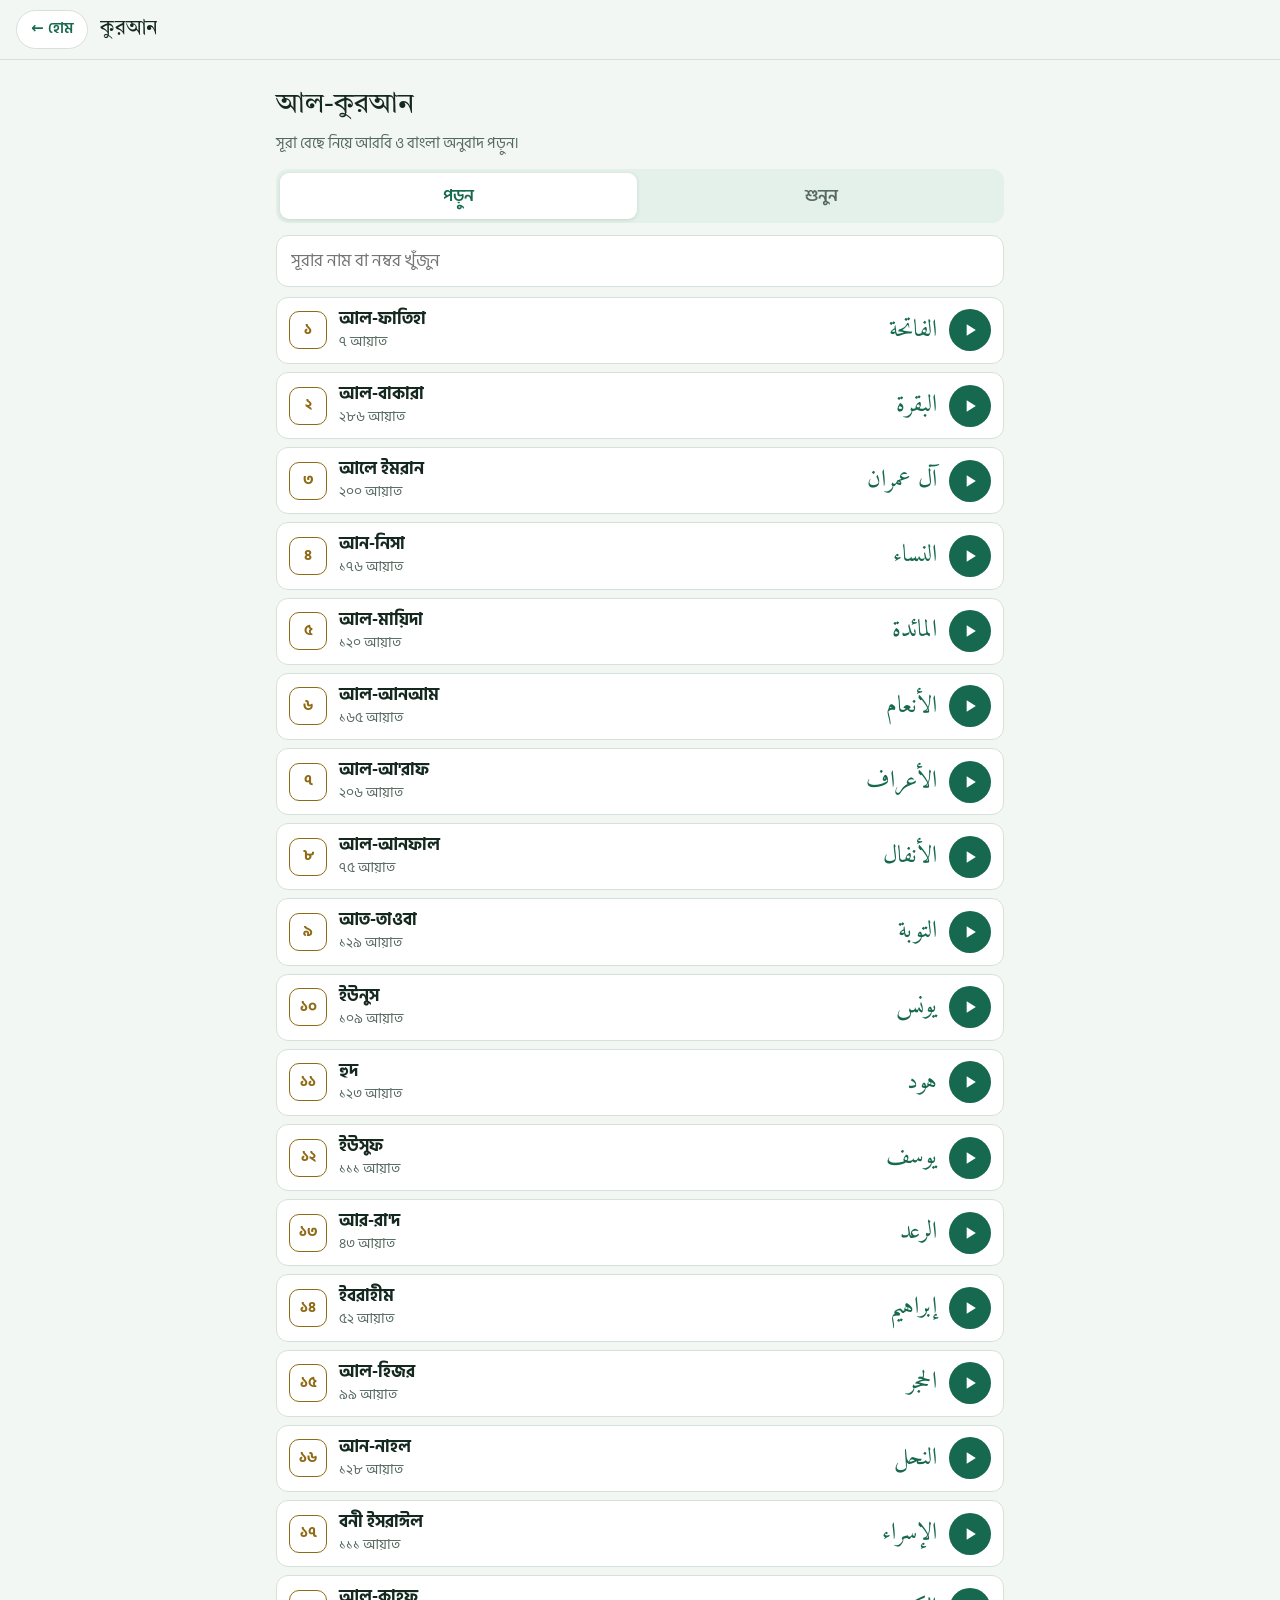
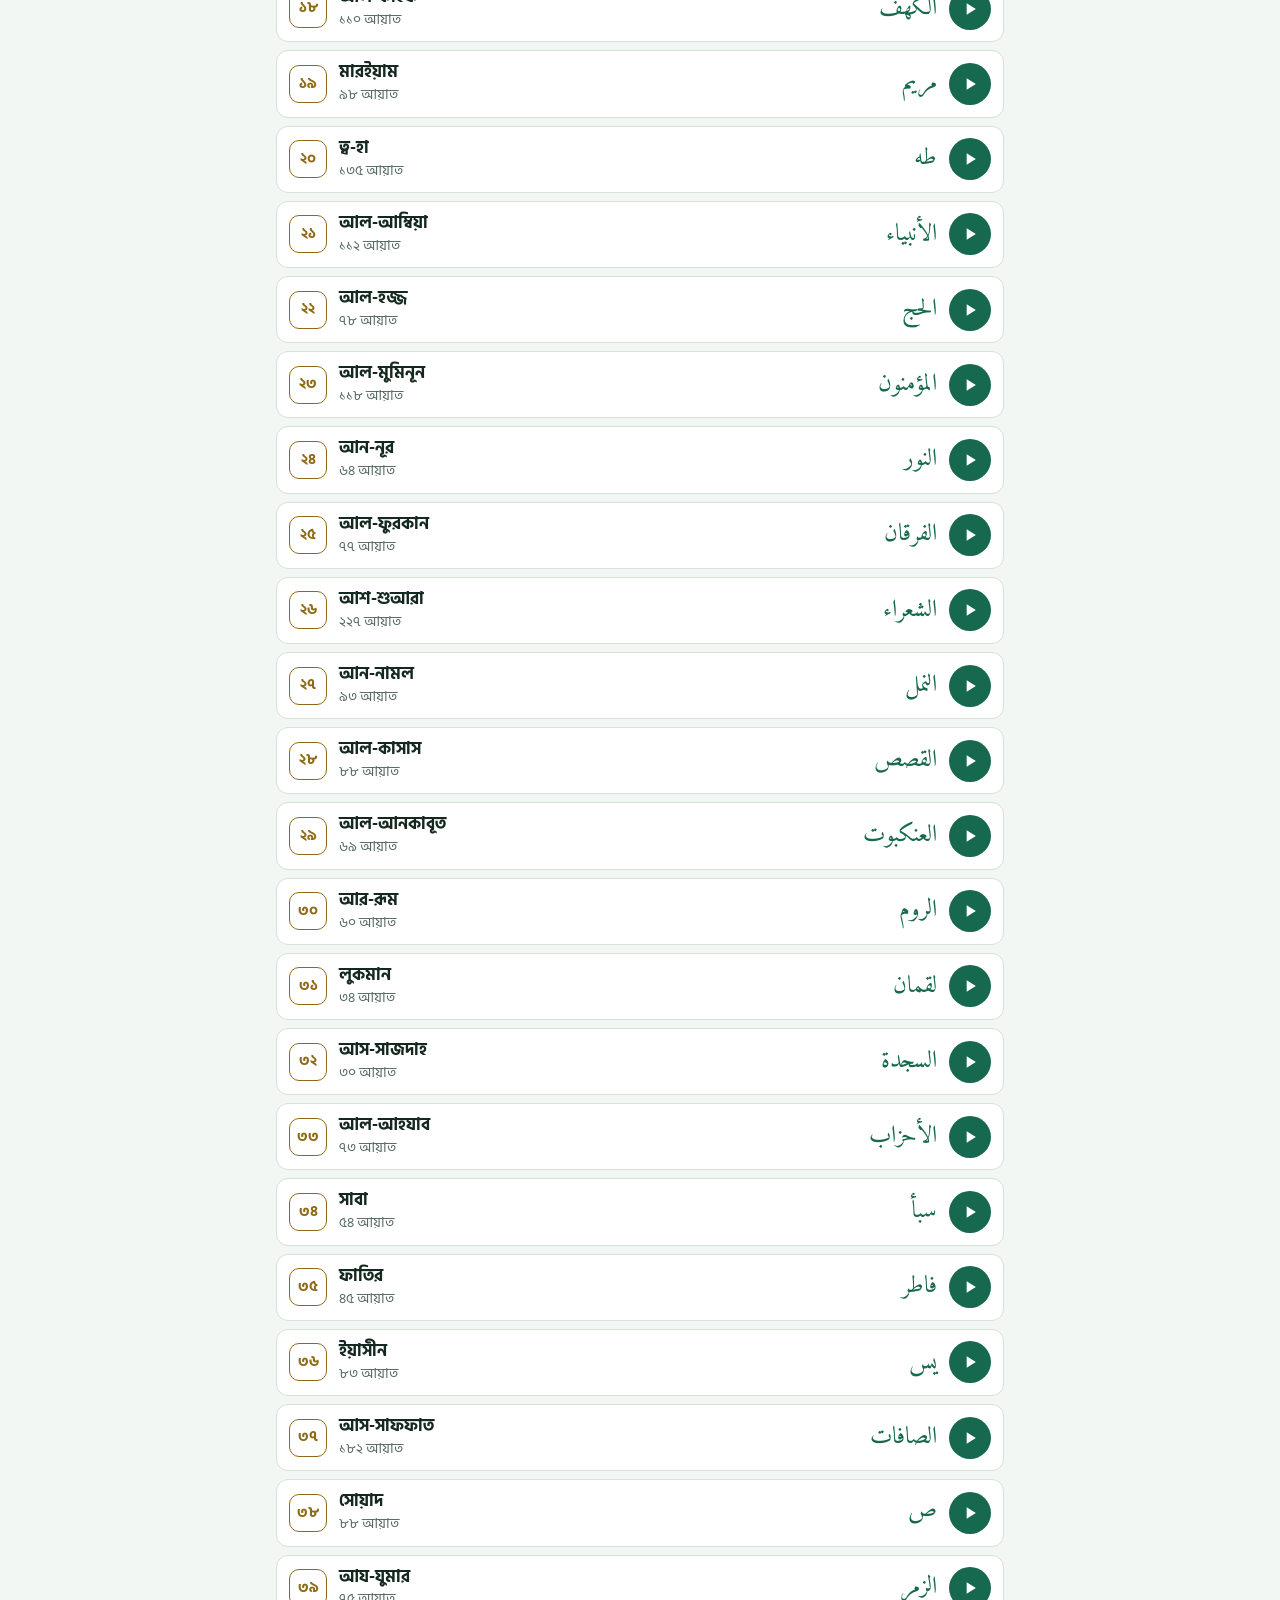
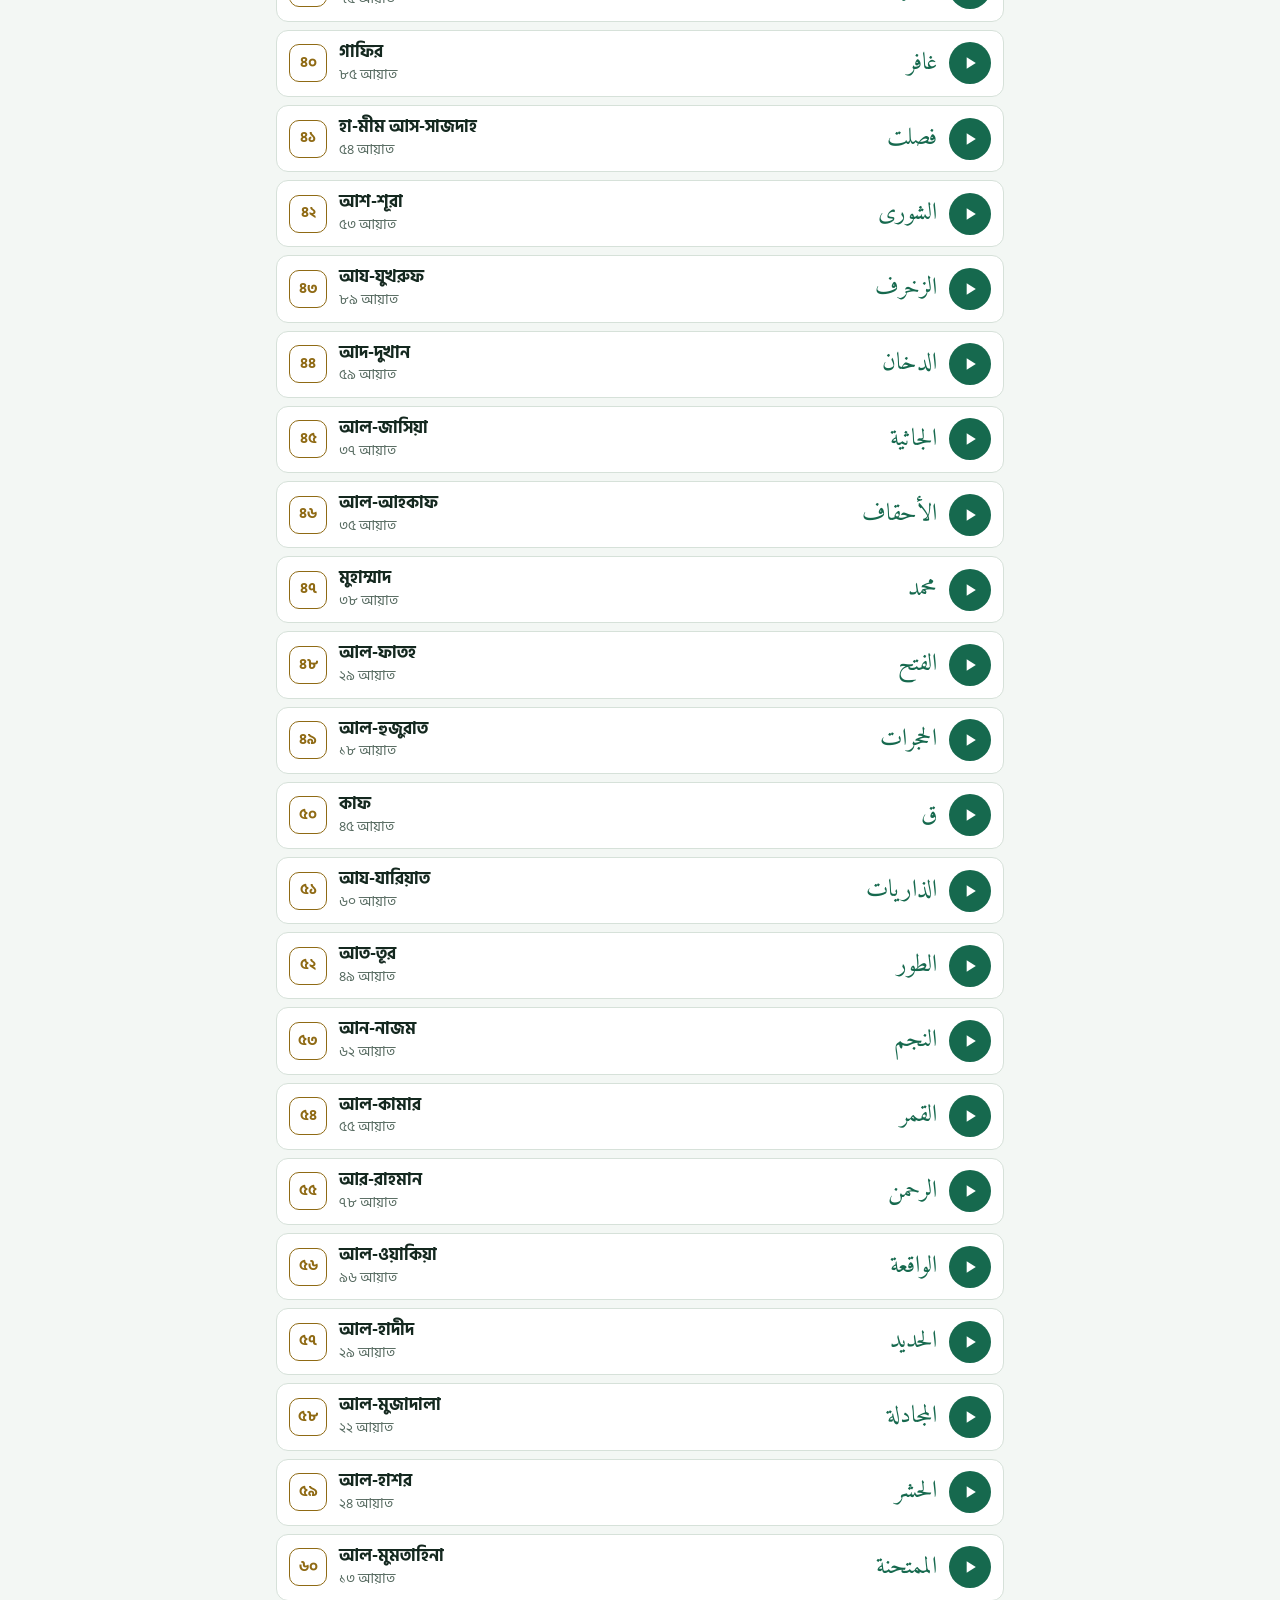
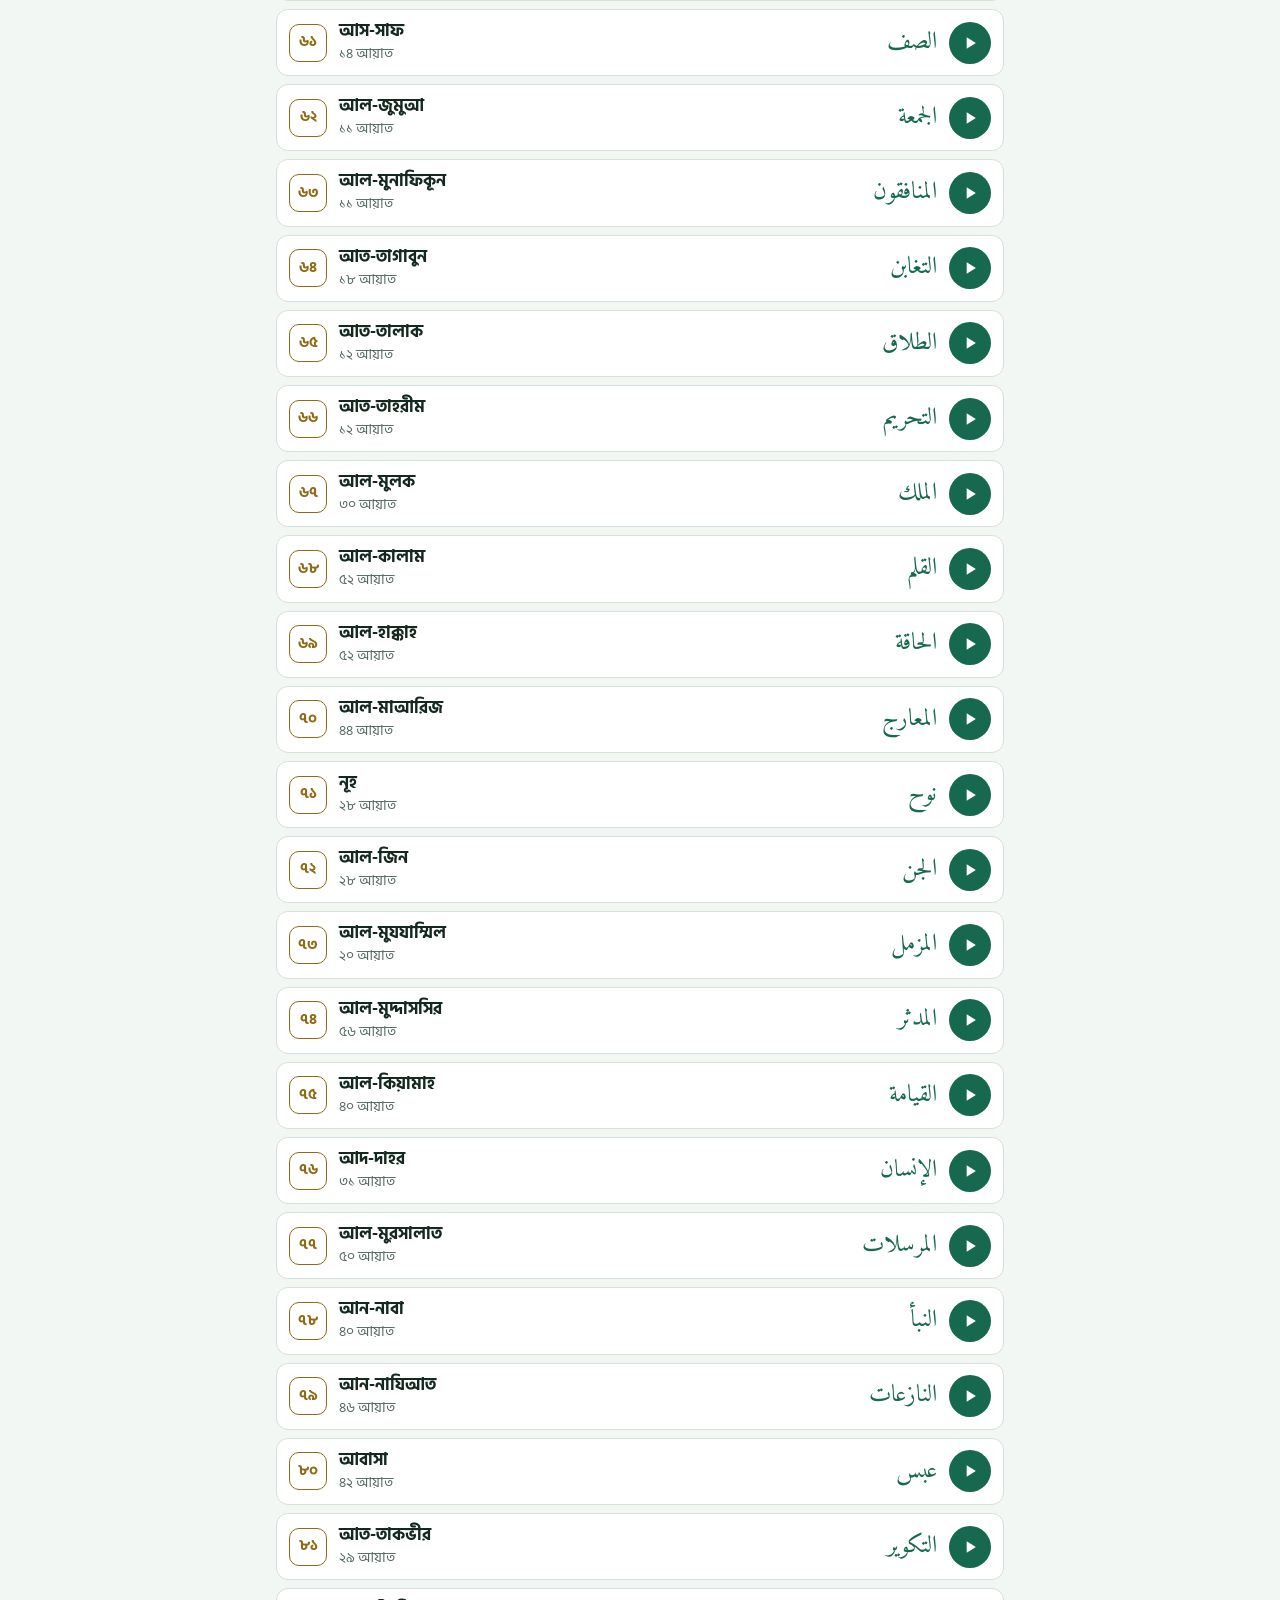
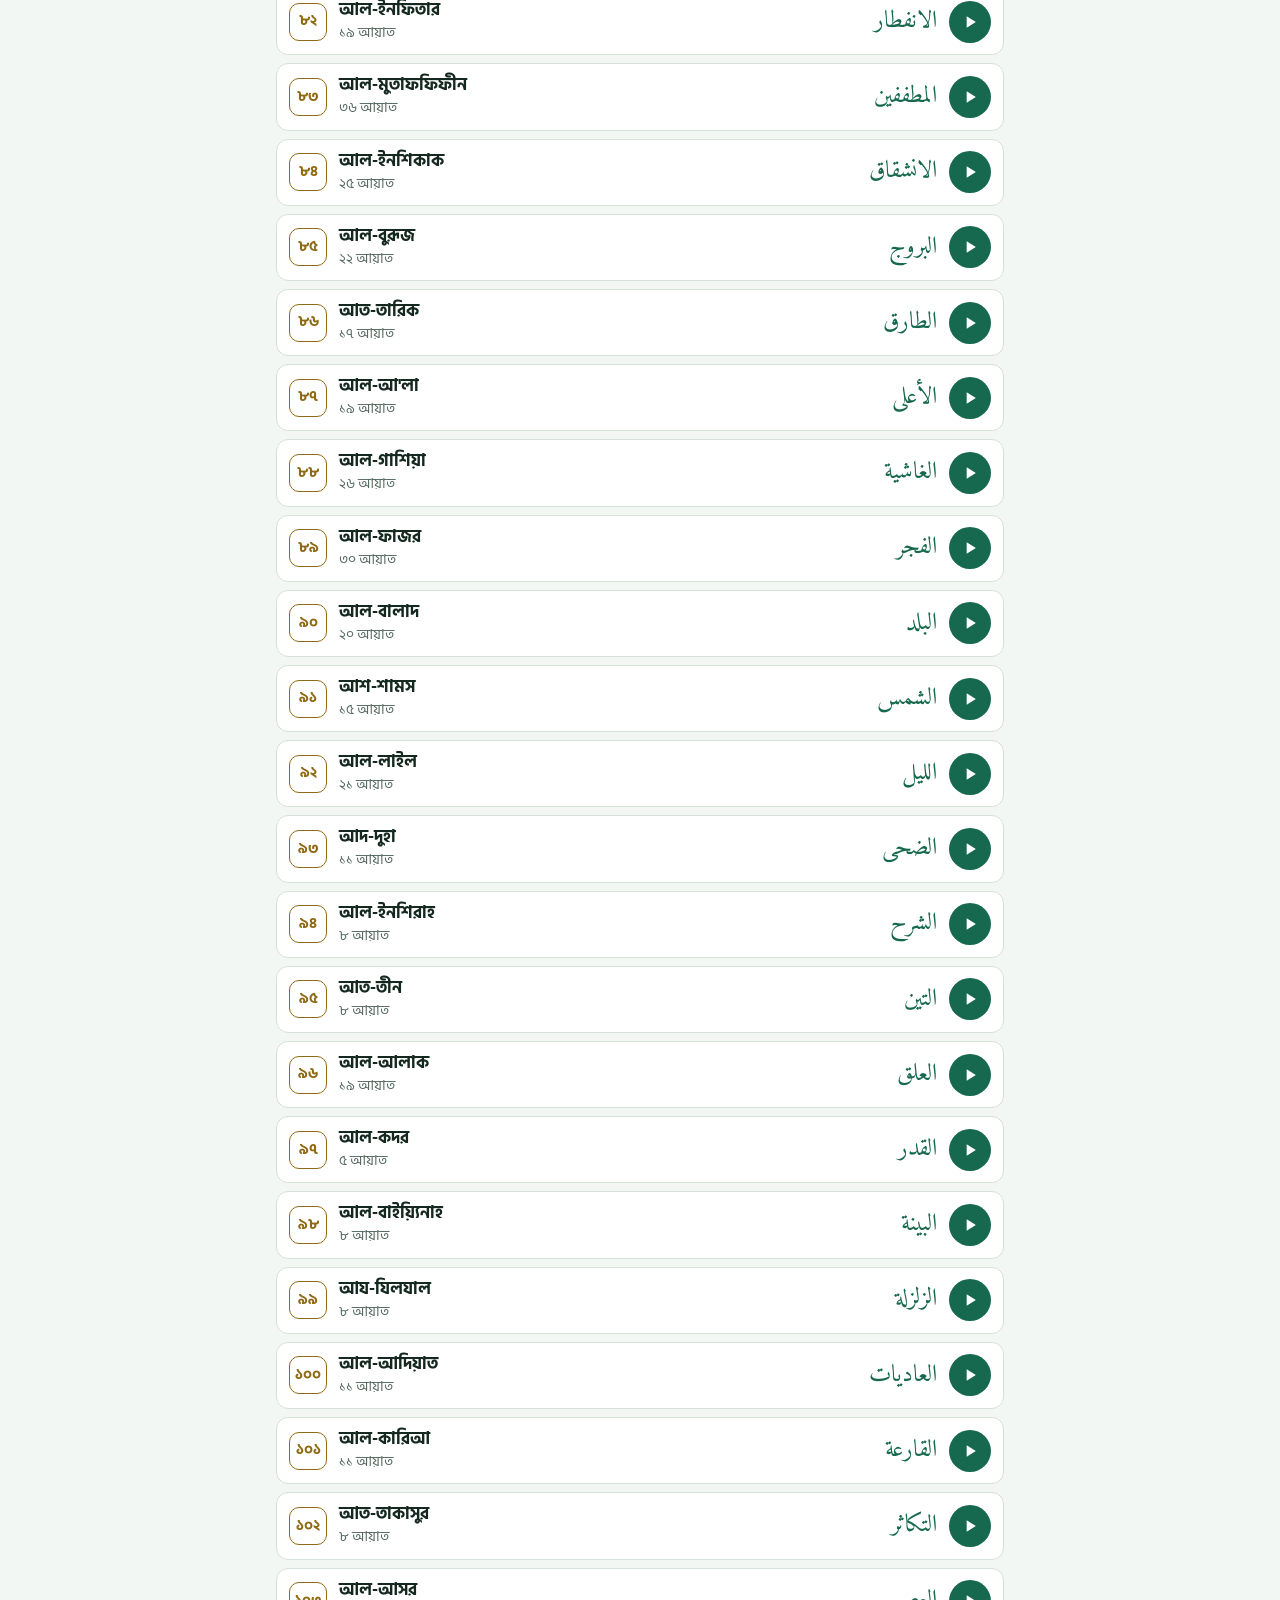
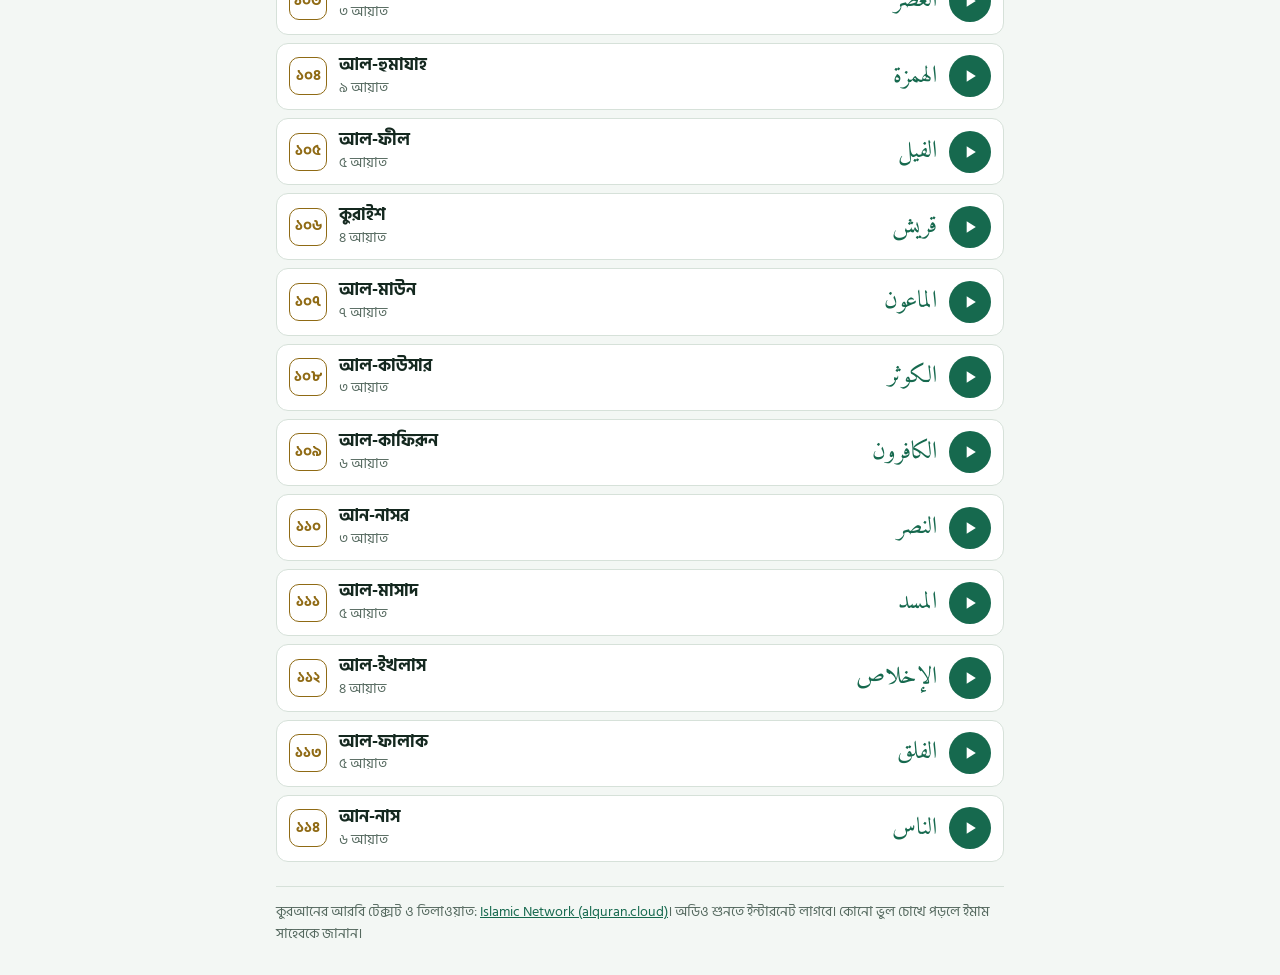
<file: quran.html>
<!doctype html>
<html lang="bn">
<head>
<meta charset="utf-8">
<meta name="viewport" content="width=device-width, initial-scale=1, viewport-fit=cover">
<title>কুরআন — ফাদিলমুন্সী বাড়ি জামে মসজিদ</title>
<meta name="theme-color" content="#025054">
<link rel="icon" type="image/png" href="icon-192.png">
<link rel="stylesheet" href="https://fonts.googleapis.com/css2?family=Hind+Siliguri:wght@400;500;600;700&family=Tiro+Bangla&family=Amiri:wght@400;700&display=swap">
<style>
:root { --bg:#f3f7f4; --surface:#fff; --fg:#14281f; --muted:#55695f; --line:#d6e1d9; --accent:#16694e; --gold:#8f6a14; --hl:#e4f1ea; --on-accent:#fff;
  --font-display:"Tiro Bangla","Noto Serif Bengali",serif; --font-body:"Hind Siliguri","Noto Sans Bengali",system-ui,sans-serif; --font-ar:"Amiri","Scheherazade New","Noto Naskh Arabic",serif; }
@media (prefers-color-scheme: dark) { :root { --bg:#0c1713; --surface:#13241d; --fg:#e6efe9; --muted:#9db3a7; --line:#244034; --accent:#55c79b; --gold:#dcb85c; --hl:#1a3329; --on-accent:#0c1713; color-scheme: dark; } }
* { box-sizing: border-box; }
body { margin:0; background:var(--bg); color:var(--fg); font-family:var(--font-body); font-size:17px; line-height:1.65; padding-bottom:calc(30px + env(safe-area-inset-bottom)); }
body.playing { padding-bottom: calc(150px + env(safe-area-inset-bottom)); }
a { color: var(--accent); }
button, select, input { font: inherit; color: inherit; }
:focus-visible { outline: 3px solid var(--gold); outline-offset: 2px; }
.bar { position: sticky; top: 0; z-index: 5; display: flex; align-items: center; gap: 12px; background: var(--bg); border-bottom: 1px solid var(--line); padding: 10px max(16px, env(safe-area-inset-left)); }
.bar a.back { border: 1px solid var(--line); border-radius: 999px; padding: 6px 14px; text-decoration: none; font-weight: 600; font-size: 15px; background: var(--surface); white-space: nowrap; }
.bar .tt { font-family: var(--font-display); font-size: 20px; min-width: 0; overflow: hidden; text-overflow: ellipsis; white-space: nowrap; }
.wrap { max-width: 760px; margin: 0 auto; padding: 16px max(16px, env(safe-area-inset-left)) 0; }
h1 { font-family: var(--font-display); font-weight: 400; font-size: 28px; margin: 6px 0 4px; }
.sub { color: var(--muted); font-size: 15px; margin: 0 0 12px; }
.tabs { display: flex; gap: 6px; background: var(--hl); padding: 4px; border-radius: 12px; margin: 12px 0; }
.tabs button { flex: 1; border: 0; background: transparent; padding: 9px 8px; border-radius: 9px; font-weight: 600; cursor: pointer; color: var(--muted); }
.tabs button[aria-selected="true"] { background: var(--surface); color: var(--accent); box-shadow: 0 1px 4px rgba(0,0,0,.12); }
.search { width: 100%; border: 1px solid var(--line); background: var(--surface); border-radius: 12px; padding: 11px 14px; margin-bottom: 10px; }
.last { display: none; width: 100%; margin-bottom: 10px; border: 1px solid var(--gold); background: transparent; color: var(--gold); border-radius: 12px; padding: 10px; font-weight: 600; cursor: pointer; }
.list { list-style: none; margin: 0; padding: 0; display: grid; gap: 8px; }
.row { display: flex; align-items: center; gap: 12px; background: var(--surface); border: 1px solid var(--line); border-radius: 12px; padding: 10px 12px; }
.row.now { border-color: var(--accent); background: var(--hl); }
.row .no { flex: none; width: 38px; height: 38px; display: grid; place-items: center; border: 1.5px solid var(--gold); color: var(--gold); border-radius: 10px; font-weight: 700; font-size: 15px; transform: rotate(0); }
.row .main { flex: 1; min-width: 0; text-align: left; background: none; border: 0; padding: 0; cursor: pointer; }
.row .bn { font-weight: 700; font-size: 17px; line-height: 1.35; }
.row .mt { color: var(--muted); font-size: 13.5px; }
.row .ar { font-family: var(--font-ar); font-size: 24px; color: var(--accent); flex: none; direction: rtl; }
.pbtn { flex: none; width: 42px; height: 42px; border-radius: 50%; border: 0; background: var(--accent); color: var(--on-accent); display: grid; place-items: center; cursor: pointer; }
.pbtn svg, .ctl svg { width: 20px; height: 20px; fill: currentColor; }
.rd { padding-top: 4px; }
.rd-head { text-align: center; padding: 14px 8px 6px; }
.rd-head .ar { font-family: var(--font-ar); font-size: 38px; color: var(--accent); line-height: 1.5; }
.rd-head .bn { font-size: 20px; font-weight: 700; }
.bism { font-family: var(--font-ar); font-size: 30px; text-align: center; padding: 10px 0 16px; line-height: 1.8; }
.tools { display: flex; gap: 8px; justify-content: center; flex-wrap: wrap; margin: 8px 0 14px; }
.tools button { border: 1px solid var(--line); background: var(--surface); border-radius: 999px; padding: 6px 14px; cursor: pointer; font-weight: 600; font-size: 15px; }
.ay { background: var(--surface); border: 1px solid var(--line); border-radius: 12px; padding: 14px 14px 12px; margin-bottom: 10px; }
.ay .n { display: inline-grid; place-items: center; min-width: 30px; height: 30px; border: 1.5px solid var(--gold); color: var(--gold); border-radius: 50%; font-size: 13px; font-weight: 700; margin-bottom: 6px; }
.ay .a { font-family: var(--font-ar); font-size: var(--ar-size, 30px); line-height: 2.1; direction: rtl; text-align: right; }
.ay .t { margin: 8px 0 0; color: var(--fg); border-top: 1px dashed var(--line); padding-top: 8px; }
.msg { text-align: center; padding: 30px 12px; color: var(--muted); }
.msg button { margin-top: 10px; }
.nav2 { display: flex; justify-content: space-between; gap: 10px; margin-top: 14px; }
.btn { border: 1px solid var(--accent); background: transparent; color: var(--accent); border-radius: 999px; padding: 8px 18px; font-weight: 600; cursor: pointer; }
.btn.fill { background: var(--accent); color: var(--on-accent); }
.foot { margin-top: 24px; padding-top: 14px; border-top: 1px solid var(--line); font-size: 13.5px; color: var(--muted); }
.player { position: fixed; left: 0; right: 0; bottom: 0; z-index: 20; background: var(--surface); border-top: 3px solid var(--gold); box-shadow: 0 -6px 20px rgba(0,0,0,.2); padding: 10px max(14px, env(safe-area-inset-left)) calc(10px + env(safe-area-inset-bottom)); display: none; }
.player.on { display: block; }
.player .in { max-width: 760px; margin: 0 auto; display: grid; gap: 6px; }
.player .top { display: flex; align-items: center; gap: 10px; }
.player .ttl { flex: 1; min-width: 0; font-weight: 700; overflow: hidden; text-overflow: ellipsis; white-space: nowrap; }
.player select { border: 1px solid var(--line); background: var(--bg); border-radius: 8px; padding: 4px 6px; font-size: 14px; max-width: 46%; }
.player .ctls { display: flex; align-items: center; gap: 10px; }
.ctl { width: 38px; height: 38px; border: 0; background: transparent; color: var(--fg); display: grid; place-items: center; cursor: pointer; border-radius: 50%; }
.ctl.big { width: 46px; height: 46px; background: var(--accent); color: var(--on-accent); }
.player input[type=range] { flex: 1; accent-color: var(--accent); min-width: 0; }
.player .tm { font-size: 12.5px; color: var(--muted); min-width: 40px; text-align: center; }
.player .cl { border: 0; background: transparent; font-size: 22px; color: var(--muted); cursor: pointer; width: 34px; height: 34px; }
.player .err { color: #b3261e; font-size: 13.5px; }
@media (prefers-reduced-motion: no-preference) { .row, .ay { transition: border-color .2s; } }
</style>
</head>
<body>
<div class="bar"><a class="back" id="back" href="index.html">← হোম</a><span class="tt" id="barTitle">কুরআন</span></div>
<main class="wrap" id="app"></main>

<div class="player" id="player" aria-label="অডিও প্লেয়ার">
  <div class="in">
    <div class="top"><span class="ttl" id="pTitle">—</span><select id="pRec" aria-label="কারী"></select><button class="cl" id="pClose" aria-label="বন্ধ করুন">×</button></div>
    <div class="ctls">
      <button class="ctl" id="pPrev" aria-label="আগের সূরা"><svg viewBox="0 0 24 24"><path d="M6 6h2v12H6zM20 6v12L9.5 12z"/></svg></button>
      <button class="ctl big" id="pPlay" aria-label="চালান / থামান"><svg viewBox="0 0 24 24" id="pIcon"><path d="M8 5v14l11-7z"/></svg></button>
      <button class="ctl" id="pNext" aria-label="পরের সূরা"><svg viewBox="0 0 24 24"><path d="M16 6h2v12h-2zM4 6l10.5 6L4 18z"/></svg></button>
      <span class="tm" id="pCur">০:০০</span><input type="range" id="pSeek" min="0" max="1000" value="0" aria-label="সময়"><span class="tm" id="pDur">০:০০</span>
    </div>
    <div class="err" id="pErr" hidden>অডিও চলছে না। ইন্টারনেট সংযোগ দেখে আবার চেষ্টা করুন।</div>
  </div>
</div>
<audio id="aud" preload="none"></audio>

<script>
(function () {

  /* ফিরে যাওয়া: যেখান থেকে এসেছেন সেখানে ফেরা */
  if (!history.state) { try { history.replaceState({ d: 0 }, ''); } catch (e) {} }
  function stepD() { return (history.state && history.state.d) || 0; }
  function nav(h) {
    if (h === '#' ? !location.hash : h === location.hash) return;
    try { history.pushState({ d: stepD() + 1 }, '', h === '#' ? location.pathname + location.search : h); } catch (e) { location.hash = h; return; }
    window.dispatchEvent(new HashChangeEvent('hashchange'));
  }
  function goHome() {
    var same = false;
    try { same = !!document.referrer && new URL(document.referrer).origin === location.origin && !/\/(hadith|quran|bishesh)\.html/.test(document.referrer); } catch (e) {}
    if (same) history.go(-(stepD() + 1)); else location.href = 'index.html';
  }
  (function () { var b = document.getElementById('back'); if (!b) return;
    b.addEventListener('click', function (e) { e.preventDefault(); if (b.getAttribute('href') === '#') nav('#'); else goHome(); }); })();
  var NAMES = "আল-ফাতিহা,আল-বাকারা,আলে ইমরান,আন-নিসা,আল-মায়িদা,আল-আনআম,আল-আ'রাফ,আল-আনফাল,আত-তাওবা,ইউনুস,হুদ,ইউসুফ,আর-রা'দ,ইবরাহীম,আল-হিজর,আন-নাহল,বনী ইসরাঈল,আল-কাহফ,মারইয়াম,ত্ব-হা,আল-আম্বিয়া,আল-হজ্জ,আল-মুমিনূন,আন-নূর,আল-ফুরকান,আশ-শুআরা,আন-নামল,আল-কাসাস,আল-আনকাবূত,আর-রূম,লুকমান,আস-সাজদাহ,আল-আহযাব,সাবা,ফাতির,ইয়াসীন,আস-সাফফাত,সোয়াদ,আয-যুমার,গাফির,হা-মীম আস-সাজদাহ,আশ-শূরা,আয-যুখরুফ,আদ-দুখান,আল-জাসিয়া,আল-আহকাফ,মুহাম্মাদ,আল-ফাতহ,আল-হুজুরাত,কাফ,আয-যারিয়াত,আত-তূর,আন-নাজম,আল-কামার,আর-রাহমান,আল-ওয়াকিয়া,আল-হাদীদ,আল-মুজাদালা,আল-হাশর,আল-মুমতাহিনা,আস-সাফ,আল-জুমুআ,আল-মুনাফিকূন,আত-তাগাবুন,আত-তালাক,আত-তাহরীম,আল-মুলক,আল-কালাম,আল-হাক্কাহ,আল-মাআরিজ,নূহ,আল-জিন,আল-মুযযাম্মিল,আল-মুদ্দাসসির,আল-কিয়ামাহ,আদ-দাহর,আল-মুরসালাত,আন-নাবা,আন-নাযিআত,আবাসা,আত-তাকভীর,আল-ইনফিতার,আল-মুতাফফিফীন,আল-ইনশিকাক,আল-বুরূজ,আত-তারিক,আল-আ'লা,আল-গাশিয়া,আল-ফাজর,আল-বালাদ,আশ-শামস,আল-লাইল,আদ-দুহা,আল-ইনশিরাহ,আত-তীন,আল-আলাক,আল-কদর,আল-বাইয়্যিনাহ,আয-যিলযাল,আল-আদিয়াত,আল-কারিআ,আত-তাকাসুর,আল-আসর,আল-হুমাযাহ,আল-ফীল,কুরাইশ,আল-মাউন,আল-কাউসার,আল-কাফিরূন,আন-নাসর,আল-মাসাদ,আল-ইখলাস,আল-ফালাক,আন-নাস".split(",");
  var AR = "الفاتحة,البقرة,آل عمران,النساء,المائدة,الأنعام,الأعراف,الأنفال,التوبة,يونس,هود,يوسف,الرعد,إبراهيم,الحجر,النحل,الإسراء,الكهف,مريم,طه,الأنبياء,الحج,المؤمنون,النور,الفرقان,الشعراء,النمل,القصص,العنكبوت,الروم,لقمان,السجدة,الأحزاب,سبأ,فاطر,يس,الصافات,ص,الزمر,غافر,فصلت,الشورى,الزخرف,الدخان,الجاثية,الأحقاف,محمد,الفتح,الحجرات,ق,الذاريات,الطور,النجم,القمر,الرحمن,الواقعة,الحديد,المجادلة,الحشر,الممتحنة,الصف,الجمعة,المنافقون,التغابن,الطلاق,التحريم,الملك,القلم,الحاقة,المعارج,نوح,الجن,المزمل,المدثر,القيامة,الإنسان,المرسلات,النبأ,النازعات,عبس,التكوير,الانفطار,المطففين,الانشقاق,البروج,الطارق,الأعلى,الغاشية,الفجر,البلد,الشمس,الليل,الضحى,الشرح,التين,العلق,القدر,البينة,الزلزلة,العاديات,القارعة,التكاثر,العصر,الهمزة,الفيل,قريش,الماعون,الكوثر,الكافرون,النصر,المسد,الإخلاص,الفلق,الناس".split(",");
  var CNT = [7,286,200,176,120,165,206,75,129,109,123,111,43,52,99,128,111,110,98,135,112,78,118,64,77,227,93,88,69,60,34,30,73,54,45,83,182,88,75,85,54,53,89,59,37,35,38,29,18,45,60,49,62,55,78,96,29,22,24,13,14,11,11,18,12,12,30,52,52,44,28,28,20,56,40,31,50,40,46,42,29,19,36,25,22,17,19,26,30,20,15,21,11,8,8,19,5,8,8,11,11,8,3,9,5,4,7,3,6,3,5,4,5,6];
  var RECS = [['ar.alafasy','128','মিশারি আলাফাসি'],['ar.sudais','192','আব্দুর রহমান আস-সুদাইস'],['ar.shuraim','128','সউদ আশ-শুরাইম'],['ar.husary','128','মাহমুদ খলীল আল-হুসারী'],['ar.minshawi','128','মুহাম্মাদ সিদ্দিক আল-মিনশাবী'],['ar.abdulbasit','192','আব্দুল বাসিত আব্দুস সামাদ']];
  var BN = '০১২৩৪৫৬৭৮৯';
  function bn(n) { return String(n).replace(/\d/g, function (d) { return BN[d]; }); }
  function ls(k, v) { try { if (v === undefined) return localStorage.getItem(k); localStorage.setItem(k, v); } catch (e) { return null; } }
  var $ = function (id) { return document.getElementById(id); };
  var app = $('app'), aud = $('aud'), player = $('player'), cur = 0, mode = 'read', trans = '';

  // ---------- audio ----------
  var recSel = $('pRec');
  RECS.forEach(function (r, i) { var o = document.createElement('option'); o.value = i; o.textContent = r[2]; recSel.appendChild(o); });
  recSel.value = ls('qrec') || '0'; if (!RECS[recSel.value]) recSel.value = '0';
  function src(n) { var r = RECS[recSel.value]; return 'https://cdn.islamic.network/quran/audio-surah/' + r[1] + '/' + r[0] + '/' + n + '.mp3'; }
  function playSurah(n, keepTime) {
    if (n < 1 || n > 114) return;
    var t = keepTime ? aud.currentTime : 0;
    cur = n; aud.src = src(n); $('pErr').hidden = true;
    if (keepTime) aud.addEventListener('loadedmetadata', function f() { aud.removeEventListener('loadedmetadata', f); try { aud.currentTime = t; } catch (e) {} });
    var p = aud.play(); if (p && p.catch) p.catch(function () { $('pErr').hidden = false; });
    player.classList.add('on'); document.body.classList.add('playing');
    $('pTitle').textContent = bn(n) + '. সূরা ' + NAMES[n - 1];
    mark();
    if ('mediaSession' in navigator) {
      try { navigator.mediaSession.metadata = new MediaMetadata({ title: 'সূরা ' + NAMES[n - 1], artist: RECS[recSel.value][2], album: 'কুরআন তিলাওয়াত', artwork: [{ src: 'icon-512.png', sizes: '512x512', type: 'image/png' }] });
        navigator.mediaSession.setActionHandler('previoustrack', function () { playSurah(cur - 1); });
        navigator.mediaSession.setActionHandler('nexttrack', function () { playSurah(cur + 1); }); } catch (e) {}
    }
  }
  function mark() { var rows = document.querySelectorAll('.row'); for (var i = 0; i < rows.length; i++) rows[i].classList.toggle('now', +rows[i].dataset.n === cur); }
  recSel.addEventListener('change', function () { ls('qrec', recSel.value); if (cur) playSurah(cur, true); });
  $('pPlay').addEventListener('click', function () { if (aud.paused) { var p = aud.play(); if (p && p.catch) p.catch(function () { $('pErr').hidden = false; }); } else aud.pause(); });
  $('pPrev').addEventListener('click', function () { playSurah(cur - 1); });
  $('pNext').addEventListener('click', function () { playSurah(cur + 1); });
  $('pClose').addEventListener('click', function () { aud.pause(); player.classList.remove('on'); document.body.classList.remove('playing'); cur = 0; mark(); });
  aud.addEventListener('play', function () { $('pIcon').innerHTML = '<path d="M7 5h4v14H7zM13 5h4v14h-4z"/>'; });
  aud.addEventListener('pause', function () { $('pIcon').innerHTML = '<path d="M8 5v14l11-7z"/>'; });
  aud.addEventListener('ended', function () { if (cur < 114) playSurah(cur + 1); });
  aud.addEventListener('error', function () { if (cur) $('pErr').hidden = false; });
  aud.addEventListener('playing', function () { $('pErr').hidden = true; });
  function fmt(s) { if (!isFinite(s)) return '০:০০'; s = Math.floor(s); return bn(Math.floor(s / 60) + ':' + ('0' + (s % 60)).slice(-2)); }
  aud.addEventListener('timeupdate', function () { $('pCur').textContent = fmt(aud.currentTime); if (aud.duration) $('pSeek').value = Math.round(aud.currentTime / aud.duration * 1000); });
  aud.addEventListener('loadedmetadata', function () { $('pDur').textContent = fmt(aud.duration); });
  $('pSeek').addEventListener('input', function () { if (aud.duration) aud.currentTime = aud.duration * this.value / 1000; });

  // ---------- list ----------
  var PLAY_SVG = '<svg viewBox="0 0 24 24"><path d="M8 5v14l11-7z"/></svg>';
  function renderList() {
    document.title = (mode === 'audio' ? 'অডিও কুরআন' : 'কুরআন') + ' — ফাদিলমুন্সী বাড়ি জামে মসজিদ';
    $('barTitle').textContent = mode === 'audio' ? 'অডিও কুরআন' : 'কুরআন';
    $('back').href = 'index.html'; $('back').textContent = '← হোম';
    var h = '<h1>' + (mode === 'audio' ? 'অডিও কুরআন' : 'আল-কুরআন') + '</h1><p class="sub">' + (mode === 'audio' ? 'সূরা বেছে নিন, তিলাওয়াত শুনুন। কারী বদলাতে নিচের প্লেয়ারে দেখুন।' : 'সূরা বেছে নিয়ে আরবি ও বাংলা অনুবাদ পড়ুন।') + '</p>' +
      '<div class="tabs" role="tablist"><button role="tab" data-m="read" aria-selected="' + (mode === 'read') + '">পড়ুন</button><button role="tab" data-m="audio" aria-selected="' + (mode === 'audio') + '">শুনুন</button></div>' +
      '<button class="last" id="lastBtn" type="button"></button>' +
      '<input class="search" id="q" type="search" placeholder="সূরার নাম বা নম্বর খুঁজুন" aria-label="সূরা খুঁজুন">' +
      '<ul class="list" id="list"></ul>' +
      '<div class="foot">কুরআনের আরবি টেক্সট ও তিলাওয়াত: <a href="https://alquran.cloud" target="_blank" rel="noopener">Islamic Network (alquran.cloud)</a>। অডিও শুনতে ইন্টারনেট লাগবে। কোনো ভুল চোখে পড়লে ইমাম সাহেবকে জানান।</div>';
    app.innerHTML = h;
    var ul = $('list'), s = '';
    for (var i = 1; i <= 114; i++) s += '<li class="row" data-n="' + i + '" data-s="' + (i + ' ' + NAMES[i - 1] + ' ' + AR[i - 1]).toLowerCase() + '"><span class="no">' + bn(i) + '</span><button class="main" type="button" data-open="' + i + '"><div class="bn">' + NAMES[i - 1] + '</div><div class="mt">' + bn(CNT[i - 1]) + ' আয়াত</div></button><span class="ar">' + AR[i - 1] + '</span><button class="pbtn" type="button" data-play="' + i + '" aria-label="সূরা ' + NAMES[i - 1] + ' শুনুন">' + PLAY_SVG + '</button></li>';
    ul.innerHTML = s; mark();
    var ln = parseInt(ls('qlast') || '0', 10);
    if (ln > 0 && mode === 'read') { var lb = $('lastBtn'); lb.style.display = 'block'; lb.textContent = 'শেষ পড়া: সূরা ' + NAMES[ln - 1] + ' থেকে চালিয়ে যান'; lb.onclick = function () { nav('#s' + ln); }; }
    $('q').addEventListener('input', function () {
      var t = this.value.trim().toLowerCase().replace(/[০-৯]/g, function (d) { return BN.indexOf(d); }), rows = ul.children;
      for (var k = 0; k < rows.length; k++) rows[k].style.display = !t || rows[k].dataset.s.indexOf(t) > -1 ? '' : 'none';
    });
    app.querySelector('.tabs').addEventListener('click', function (e) { var b = e.target.closest('button'); if (b) nav(b.dataset.m === 'audio' ? '#audio' : '#'); });
    ul.addEventListener('click', function (e) {
      var p = e.target.closest('[data-play]'), o = e.target.closest('[data-open]');
      if (p) playSurah(+p.dataset.play);
      else if (o) { if (mode === 'audio') playSurah(+o.dataset.open); else nav('#s' + o.dataset.open); }
    });
  }

  // ---------- reader ----------
  function renderReader(n) {
    mode = 'read'; ls('qlast', n);
    document.title = 'সূরা ' + NAMES[n - 1] + ' — কুরআন';
    $('barTitle').textContent = 'সূরা ' + NAMES[n - 1]; $('back').href = '#'; $('back').textContent = '← সূরা তালিকা';
    app.innerHTML = '<div class="rd"><div class="rd-head"><div class="ar">سورة ' + AR[n - 1] + '</div><div class="bn">সূরা ' + NAMES[n - 1] + ' · ' + bn(CNT[n - 1]) + ' আয়াত</div></div>' +
      '<div class="tools"><button type="button" id="rdPlay">▶ শুনুন</button><button type="button" id="szM" aria-label="আরবি ছোট">A−</button><button type="button" id="szP" aria-label="আরবি বড়">A+</button></div>' +
      '<div id="rdBody"><div class="msg">লোড হচ্ছে…</div></div>' +
      '<div class="nav2">' + (n > 1 ? '<button class="btn" id="prevS" type="button">← আগের সূরা</button>' : '<span></span>') + (n < 114 ? '<button class="btn fill" id="nextS" type="button">পরের সূরা →</button>' : '<span></span>') + '</div>' +
      '<div class="foot" id="rdFoot">আরবি টেক্সট: Islamic Network (alquran.cloud)।</div></div>';
    var size = parseInt(ls('qsize') || '30', 10); document.documentElement.style.setProperty('--ar-size', size + 'px');
    function sz(d) { size = Math.max(22, Math.min(54, size + d)); ls('qsize', size); document.documentElement.style.setProperty('--ar-size', size + 'px'); }
    $('szP').onclick = function () { sz(4); }; $('szM').onclick = function () { sz(-4); };
    $('rdPlay').onclick = function () { playSurah(n); };
    if ($('prevS')) $('prevS').onclick = function () { nav('#s' + (n - 1)); window.scrollTo(0, 0); };
    if ($('nextS')) $('nextS').onclick = function () { nav('#s' + (n + 1)); window.scrollTo(0, 0); };
    function show(d) {
      var ar = d.data[0].ayahs, bnA = d.data[1] ? d.data[1].ayahs : [], h = '';
      if (n !== 1 && n !== 9) h += '<div class="bism">بِسْمِ ٱللَّهِ ٱلرَّحْمَـٰنِ ٱلرَّحِيمِ</div>';
      for (var i = 0; i < ar.length; i++) {
        var a = ar[i].text;
        if (i === 0 && n !== 1 && n !== 9) { var w = a.split(' '); if (w.length > 4) a = w.slice(4).join(' '); }
        h += '<div class="ay"><span class="n">' + bn(ar[i].numberInSurah) + '</span><div class="a" lang="ar">' + esc(a) + '</div>' + (bnA[i] ? '<p class="t">' + esc(bnA[i].text) + '</p>' : '') + '</div>';
      }
      $('rdBody').innerHTML = h;
      var tn = d.data[1] && d.data[1].edition && d.data[1].edition.name; if (tn) $('rdFoot').innerHTML += ' বাংলা অনুবাদ: ' + esc(tn) + '।';
      $('rdFoot').innerHTML += ' পড়ার সময় কোনো ভুল চোখে পড়লে ইমাম সাহেবকে জানান।';
    }
    function esc(t) { return String(t).replace(/[&<>]/g, function (c) { return { '&': '&amp;', '<': '&lt;', '>': '&gt;' }[c]; }); }
    var key = 'qs_' + n, cached = ls(key);
    if (cached) { try { show(JSON.parse(cached)); } catch (e) { cached = null; } }
    if (!cached) fetch('https://api.alquran.cloud/v1/surah/' + n + '/editions/quran-uthmani,bn.bengali')
      .then(function (r) { if (!r.ok) throw 0; return r.json(); })
      .then(function (d) { if (!d || !d.data || !d.data[0]) throw 0; if (location.hash !== '#s' + n) return; show(d); try { var j = JSON.stringify(d); if (j.length < 400000) ls(key, j); } catch (e) {} })
      .catch(function () { if (location.hash !== '#s' + n) return; $('rdBody').innerHTML = '<div class="msg">লোড করা যায়নি। ইন্টারনেট দেখে আবার চেষ্টা করুন।<br><button class="btn" type="button" id="retry">আবার চেষ্টা করুন</button></div>'; $('retry').onclick = function () { renderReader(n); }; });
  }

  function route() {
    var h = location.hash || '', m = /^#s(\d{1,3})$/.exec(h);
    if (m && +m[1] >= 1 && +m[1] <= 114) { renderReader(+m[1]); window.scrollTo(0, 0); }
    else { mode = h === '#audio' ? 'audio' : 'read'; renderList(); }
  }
  window.addEventListener('hashchange', route); route();
})();
</script>
</body>
</html>
</file>
<file: edu.css>
/* শিক্ষা অংশের পেজগুলোর (নিয়ত, নামাজ শিক্ষা, নফল, দোয়া, মাসআলা, কাযা, বই) শেয়ার্ড ডিজাইন */
:root {
  --bg: #f3f7f4; --surface: #ffffff; --fg: #14281f; --muted: #55695f; --line: #d6e1d9;
  --accent: #16694e; --gold: #8f6a14; --hl: #e4f1ea; --danger: #b3261e;
  --font-display: "Tiro Bangla", "Noto Serif Bengali", serif;
  --font-body: "Hind Siliguri", "Noto Sans Bengali", system-ui, sans-serif;
  --font-ar: "Amiri", "Noto Naskh Arabic", "Scheherazade New", serif;
  --ar-size: 26px;
}
@media (prefers-color-scheme: dark) {
  :root:not([data-theme="light"]) {
    --bg: #0c1713; --surface: #13241d; --fg: #e6efe9; --muted: #9db3a7; --line: #244034;
    --accent: #55c79b; --gold: #dcb85c; --hl: #1a3329; --danger: #ff8a80; color-scheme: dark;
  }
}
:root[data-theme="dark"] {
  --bg: #0c1713; --surface: #13241d; --fg: #e6efe9; --muted: #9db3a7; --line: #244034;
  --accent: #55c79b; --gold: #dcb85c; --hl: #1a3329; --danger: #ff8a80; color-scheme: dark;
}
* { box-sizing: border-box; }
html { -webkit-text-size-adjust: 100%; }
body {
  margin: 0; background: var(--bg); color: var(--fg);
  font-family: var(--font-body); font-size: 17px; line-height: 1.65;
  padding: 0 max(16px, env(safe-area-inset-right, 0px)) 56px max(16px, env(safe-area-inset-left, 0px));
}
a { color: var(--accent); }
:focus-visible { outline: 3px solid var(--gold); outline-offset: 2px; }
[hidden] { display: none !important; }
.wrap { max-width: 760px; margin: 0 auto; }
h1, h2, h3 { font-family: var(--font-display); font-weight: 400; line-height: 1.35; margin: 0; text-wrap: balance; }

/* top bar */
.topbar {
  position: sticky; top: 0; z-index: 10; display: flex; align-items: center; gap: 12px; height: 56px;
  background: var(--bg); border-bottom: 1px solid var(--line);
  margin: 0 calc(-1 * max(16px, env(safe-area-inset-right, 0px))) 0 calc(-1 * max(16px, env(safe-area-inset-left, 0px)));
  padding: 0 max(16px, env(safe-area-inset-right, 0px)) 0 max(16px, env(safe-area-inset-left, 0px));
}
.back { text-decoration: none; font-weight: 600; font-size: 15px; color: var(--accent); border: 1px solid var(--line); background: var(--surface); border-radius: 999px; padding: 4px 14px; white-space: nowrap; }
.tt { font-family: var(--font-display); font-size: 20px; flex: 1; min-width: 0; overflow: hidden; text-overflow: ellipsis; white-space: nowrap; }
.fs { font: inherit; font-weight: 700; font-size: 15px; cursor: pointer; color: var(--accent); background: var(--surface); border: 1px solid var(--line); border-radius: 999px; padding: 4px 14px; }

/* intro and notes */
.intro { margin: 18px 0 4px; }
.intro h1 { font-size: 30px; }
.intro p { margin: 6px 0 0; color: var(--muted); }
.note { font-size: 14.5px; background: var(--hl); border: 1px solid var(--line); border-radius: 8px; padding: 8px 12px; margin: 14px 0; }
.warn { font-size: 14.5px; border: 1px solid var(--gold); border-left-width: 4px; border-radius: 8px; padding: 8px 12px; margin: 14px 0; }

/* chips */
.stick { position: sticky; top: 56px; z-index: 9; background: var(--bg); margin: 0 -16px; padding: 10px 16px 4px; }
.chips { display: flex; gap: 8px; overflow-x: auto; padding: 2px 0 8px; scrollbar-width: none; -webkit-overflow-scrolling: touch; }
.chips::-webkit-scrollbar { display: none; }
.chip { flex: 0 0 auto; font: inherit; font-size: 15px; cursor: pointer; border: 1px solid var(--line); background: var(--surface); color: var(--fg); border-radius: 999px; padding: 4px 16px; }
.chip.on { background: var(--accent); color: var(--bg); border-color: var(--accent); font-weight: 600; }
.search { width: 100%; font: inherit; font-size: 16px; color: var(--fg); background: var(--surface); border: 1px solid var(--line); border-radius: 10px; padding: 10px 14px; margin-bottom: 8px; }

/* cards */
.list { display: grid; gap: 14px; margin-top: 14px; }
.card { background: var(--surface); border: 1px solid var(--line); border-radius: 12px; padding: 16px; min-width: 0; }
.card h3 { font-size: 21px; margin-bottom: 8px; }
.card p { margin: 0 0 10px; }
.card p:last-child { margin-bottom: 0; }
.muted { color: var(--muted); }
.small { font-size: 14.5px; color: var(--muted); }
.lb { font-size: 12.5px; letter-spacing: .06em; font-weight: 600; color: var(--gold); margin-top: 8px; }
.dn { font-size: 14.5px; color: var(--muted); margin: -2px 0 8px !important; }
.ar { font-family: var(--font-ar); font-size: var(--ar-size); line-height: 2.1; direction: rtl; text-align: right; white-space: pre-line; margin: 4px 0 6px; }
.tr { color: var(--accent); font-weight: 500; white-space: pre-line; }
.mn { white-space: pre-line; }
.rf { font-size: 13.5px; color: var(--muted); }
.cp { font: inherit; font-size: 14px; font-weight: 600; cursor: pointer; color: var(--accent); background: transparent; border: 1.5px solid var(--accent); border-radius: 8px; padding: 3px 14px; margin-top: 6px; }
.tag { display: inline-block; font-size: 12.5px; font-weight: 700; border-radius: 999px; padding: 0 10px; line-height: 1.7; background: var(--hl); color: var(--accent); border: 1px solid var(--line); white-space: nowrap; }
.tag.f { background: var(--accent); color: var(--bg); border-color: var(--accent); }
.tag.w { background: var(--gold); color: var(--bg); border-color: var(--gold); }

/* niyat */
.nh { display: flex; align-items: center; gap: 10px; flex-wrap: wrap; }
.no { width: 30px; height: 30px; border-radius: 50%; background: var(--hl); color: var(--accent); display: grid; place-items: center; font-weight: 700; flex: 0 0 auto; }
.nh b { font-family: var(--font-display); font-weight: 400; font-size: 20px; flex: 1; min-width: 0; }
.vt { margin-top: 10px; padding-top: 10px; border-top: 1px dashed var(--line); }
.vt p { margin: 2px 0 0; }

/* steps and lists */
.steps { counter-reset: s; display: grid; gap: 12px; margin-top: 14px; }
.step { background: var(--surface); border: 1px solid var(--line); border-radius: 12px; padding: 14px 16px; }
.step h3 { font-size: 19px; margin-bottom: 4px; }
.step p { margin: 0; }
.ol { margin: 6px 0 0; padding-left: 22px; }
.ol li { margin-bottom: 6px; }
table.cmp { width: 100%; border-collapse: collapse; font-size: 15.5px; }
table.cmp th { text-align: left; font-size: 13px; color: var(--muted); letter-spacing: .05em; padding: 0 8px 8px; }
table.cmp td { padding: 9px 8px; border-top: 1px solid var(--line); vertical-align: top; }
table.cmp td:first-child { font-weight: 600; white-space: nowrap; }
.tblw { overflow-x: auto; }

/* accordion */
details.acc { background: var(--surface); border: 1px solid var(--line); border-radius: 12px; }
details.acc > summary { cursor: pointer; list-style: none; padding: 14px 16px; font-weight: 600; display: flex; gap: 10px; align-items: baseline; justify-content: space-between; }
details.acc > summary::-webkit-details-marker { display: none; }
details.acc > summary::after { content: "+"; color: var(--accent); font-size: 22px; line-height: 1; flex: 0 0 auto; }
details.acc[open] > summary::after { content: "−"; }
details.acc[open] > summary { border-bottom: 1px solid var(--line); }
details.acc .body { padding: 12px 16px 16px; }
.sum-t { font-family: var(--font-display); font-weight: 400; font-size: 19px; line-height: 1.4; }
.sum-s { display: block; font-size: 13.5px; font-weight: 400; color: var(--muted); font-family: var(--font-body); }
.kvl { display: grid; gap: 10px; margin: 0; }
.kvl dt { font-size: 13px; font-weight: 700; letter-spacing: .05em; color: var(--gold); }
.kvl dd { margin: 0 0 4px; }

/* buttons */
.btn { display: inline-flex; align-items: center; justify-content: center; gap: 8px; text-decoration: none; font: inherit; font-weight: 600; font-size: 15px; cursor: pointer; background: var(--accent); color: var(--bg); border: 1.5px solid var(--accent); border-radius: 8px; padding: 8px 16px; }
.btn.line { background: transparent; color: var(--accent); }
.btn.dng { background: transparent; color: var(--danger); border-color: var(--danger); }
.btn[disabled] { opacity: .5; cursor: not-allowed; }

/* kaza tracker */
.sum { text-align: center; }
.sum .big { font-size: 56px; font-weight: 700; line-height: 1.1; color: var(--accent); font-variant-numeric: tabular-nums; }
.bar { height: 12px; background: var(--hl); border: 1px solid var(--line); border-radius: 999px; overflow: hidden; margin: 12px 0 6px; }
.bar i { display: block; height: 100%; background: var(--accent); width: 0; transition: width .3s; }
.krow { display: grid; grid-template-columns: 1fr auto; gap: 8px 12px; align-items: center; padding: 12px 0; border-top: 1px solid var(--line); }
.krow:first-child { border-top: 0; }
.krow .kn { font-family: var(--font-display); font-size: 21px; }
.krow .kc { font-size: 28px; font-weight: 700; color: var(--accent); font-variant-numeric: tabular-nums; text-align: right; }
.krow .kb { grid-column: 1 / -1; display: flex; gap: 8px; flex-wrap: wrap; }
.krow .kb .btn { padding: 6px 14px; font-size: 14.5px; }
.frm { display: grid; gap: 8px; }
.frm label { font-size: 14.5px; font-weight: 600; color: var(--muted); }
.frm input[type="number"], .frm input[type="text"] { font: inherit; font-size: 16px; color: var(--fg); background: var(--bg); border: 1px solid var(--line); border-radius: 8px; padding: 9px 12px; width: 100%; min-width: 0; }
.two { display: grid; grid-template-columns: 1fr 1fr; gap: 10px; }
.chk { display: flex; align-items: center; gap: 8px; font-weight: 500 !important; color: var(--fg) !important; }
.chk input { width: 20px; height: 20px; }

/* books */
.book { display: grid; gap: 6px; }
.book .au { color: var(--muted); font-size: 15px; }
.book .acts { display: flex; gap: 8px; flex-wrap: wrap; margin-top: 6px; }
.pend { font-size: 13.5px; color: var(--muted); border: 1px dashed var(--line); border-radius: 999px; padding: 1px 12px; }

.empty { text-align: center; color: var(--muted); padding: 26px 0; }
footer.ef { margin-top: 36px; padding-top: 18px; border-top: 1px solid var(--line); color: var(--muted); font-size: 14.5px; text-align: center; }
@media (prefers-reduced-motion: reduce) { .bar i { transition: none; } }
</file>
